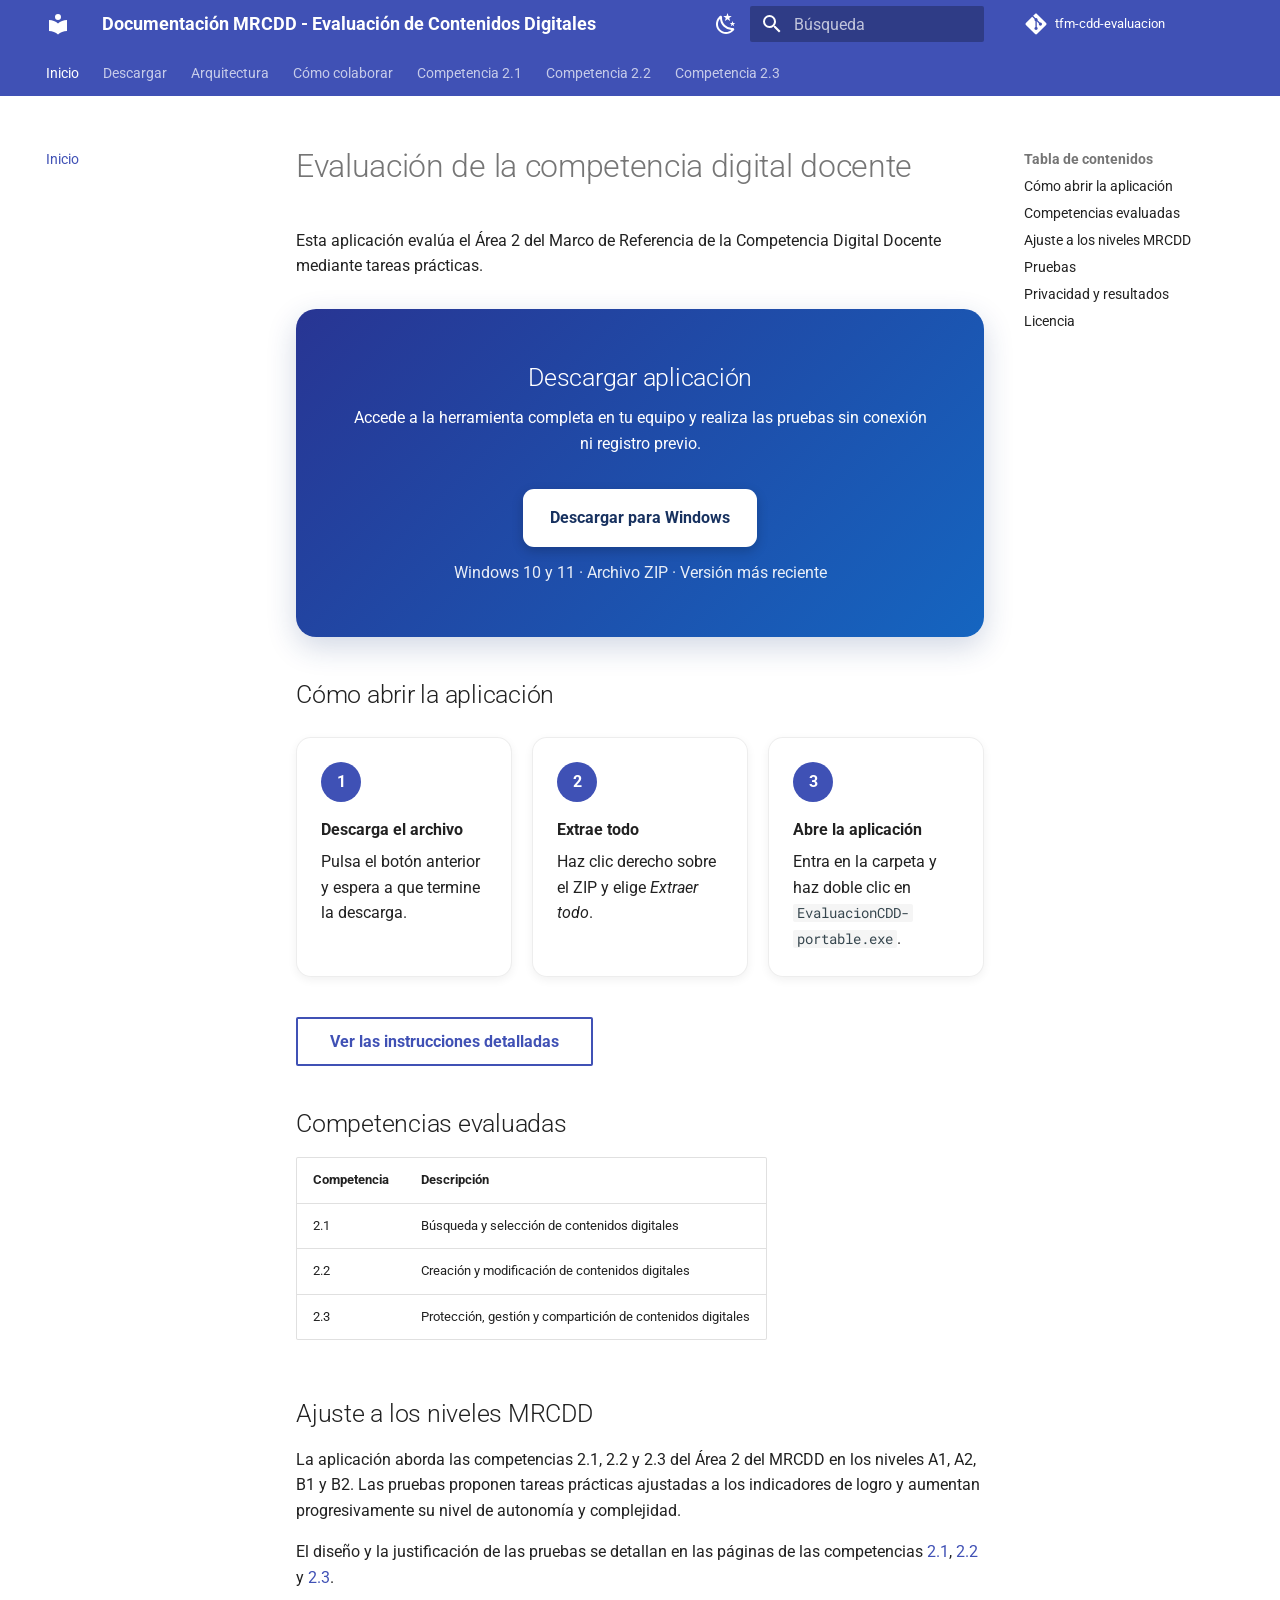
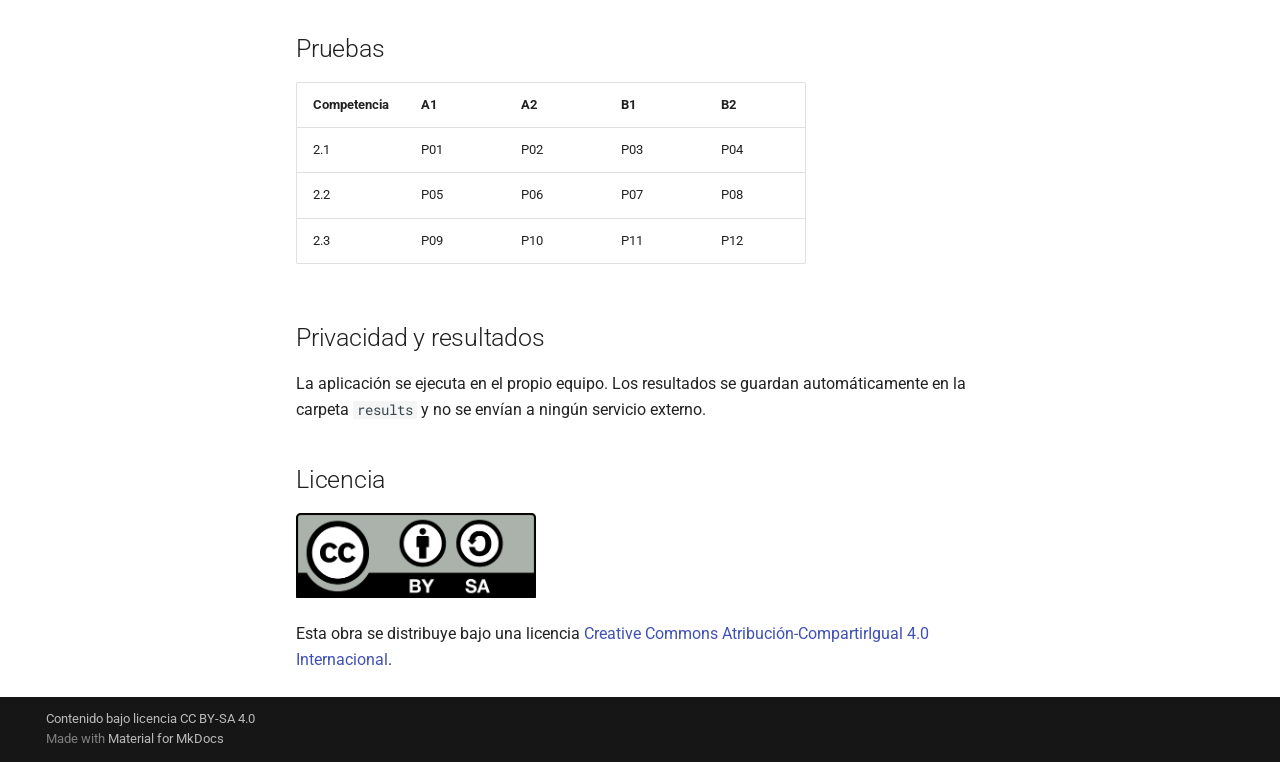
<file: index.html>
<!doctype html>
<html lang="es" class="no-js">
  <head>
    
      <meta charset="utf-8">
      <meta name="viewport" content="width=device-width,initial-scale=1">
      
        <meta name="description" content="Documentación técnica y pedagógica de la aplicación de evaluación de la competencia digital docente en el Área 2 del MRCDD.">
      
      
        <meta name="author" content="Gonzalo Vega Pérez">
      
      
        <link rel="canonical" href="https://gonvga.github.io/tfm-cdd-evaluacion/">
      
      
      
        <link rel="next" href="instalacion/">
      
      
        
      
      
      <link rel="icon" href="assets/images/favicon.png">
      <meta name="generator" content="mkdocs-1.6.1, mkdocs-material-9.7.6">
    
    
      
        <title>Documentación MRCDD - Evaluación de Contenidos Digitales</title>
      
    
    
      <link rel="stylesheet" href="assets/stylesheets/main.484c7ddc.min.css">
      
        
        <link rel="stylesheet" href="assets/stylesheets/palette.ab4e12ef.min.css">
      
      


    
    
      
    
    
      
        
        
        <link rel="preconnect" href="https://fonts.gstatic.com" crossorigin>
        <link rel="stylesheet" href="https://fonts.googleapis.com/css?family=Roboto:300,300i,400,400i,700,700i%7CRoboto+Mono:400,400i,700,700i&display=fallback">
        <style>:root{--md-text-font:"Roboto";--md-code-font:"Roboto Mono"}</style>
      
    
    
      <link rel="stylesheet" href="stylesheets/extra.css">
    
    <script>__md_scope=new URL(".",location),__md_hash=e=>[...e].reduce(((e,_)=>(e<<5)-e+_.charCodeAt(0)),0),__md_get=(e,_=localStorage,t=__md_scope)=>JSON.parse(_.getItem(t.pathname+"."+e)),__md_set=(e,_,t=localStorage,a=__md_scope)=>{try{t.setItem(a.pathname+"."+e,JSON.stringify(_))}catch(e){}}</script>
    
      

    
    
  </head>
  
  
    
    
      
    
    
    
    
    <body dir="ltr" data-md-color-scheme="default" data-md-color-primary="indigo" data-md-color-accent="blue">
  
    
    <input class="md-toggle" data-md-toggle="drawer" type="checkbox" id="__drawer" autocomplete="off">
    <input class="md-toggle" data-md-toggle="search" type="checkbox" id="__search" autocomplete="off">
    <label class="md-overlay" for="__drawer"></label>
    <div data-md-component="skip">
      
        
        <a href="#evaluacion-de-la-competencia-digital-docente" class="md-skip">
          Saltar a contenido
        </a>
      
    </div>
    <div data-md-component="announce">
      
    </div>
    
    
      

<header class="md-header" data-md-component="header">
  <nav class="md-header__inner md-grid" aria-label="Cabecera">
    <a href="." title="Documentación MRCDD - Evaluación de Contenidos Digitales" class="md-header__button md-logo" aria-label="Documentación MRCDD - Evaluación de Contenidos Digitales" data-md-component="logo">
      
  
  <svg xmlns="http://www.w3.org/2000/svg" viewBox="0 0 24 24"><path d="M12 8a3 3 0 0 0 3-3 3 3 0 0 0-3-3 3 3 0 0 0-3 3 3 3 0 0 0 3 3m0 3.54C9.64 9.35 6.5 8 3 8v11c3.5 0 6.64 1.35 9 3.54 2.36-2.19 5.5-3.54 9-3.54V8c-3.5 0-6.64 1.35-9 3.54"/></svg>

    </a>
    <label class="md-header__button md-icon" for="__drawer">
      
      <svg xmlns="http://www.w3.org/2000/svg" viewBox="0 0 24 24"><path d="M3 6h18v2H3zm0 5h18v2H3zm0 5h18v2H3z"/></svg>
    </label>
    <div class="md-header__title" data-md-component="header-title">
      <div class="md-header__ellipsis">
        <div class="md-header__topic">
          <span class="md-ellipsis">
            Documentación MRCDD - Evaluación de Contenidos Digitales
          </span>
        </div>
        <div class="md-header__topic" data-md-component="header-topic">
          <span class="md-ellipsis">
            
              Inicio
            
          </span>
        </div>
      </div>
    </div>
    
      
        <form class="md-header__option" data-md-component="palette">
  
    
    
    
    <input class="md-option" data-md-color-media="" data-md-color-scheme="default" data-md-color-primary="indigo" data-md-color-accent="blue"  aria-label="Cambiar a modo oscuro"  type="radio" name="__palette" id="__palette_0">
    
      <label class="md-header__button md-icon" title="Cambiar a modo oscuro" for="__palette_1" hidden>
        <svg xmlns="http://www.w3.org/2000/svg" viewBox="0 0 24 24"><path d="m17.75 4.09-2.53 1.94.91 3.06-2.63-1.81-2.63 1.81.91-3.06-2.53-1.94L12.44 4l1.06-3 1.06 3zm3.5 6.91-1.64 1.25.59 1.98-1.7-1.17-1.7 1.17.59-1.98L15.75 11l2.06-.05L18.5 9l.69 1.95zm-2.28 4.95c.83-.08 1.72 1.1 1.19 1.85-.32.45-.66.87-1.08 1.27C15.17 23 8.84 23 4.94 19.07c-3.91-3.9-3.91-10.24 0-14.14.4-.4.82-.76 1.27-1.08.75-.53 1.93.36 1.85 1.19-.27 2.86.69 5.83 2.89 8.02a9.96 9.96 0 0 0 8.02 2.89m-1.64 2.02a12.08 12.08 0 0 1-7.8-3.47c-2.17-2.19-3.33-5-3.49-7.82-2.81 3.14-2.7 7.96.31 10.98 3.02 3.01 7.84 3.12 10.98.31"/></svg>
      </label>
    
  
    
    
    
    <input class="md-option" data-md-color-media="" data-md-color-scheme="slate" data-md-color-primary="indigo" data-md-color-accent="blue"  aria-label="Cambiar a modo claro"  type="radio" name="__palette" id="__palette_1">
    
      <label class="md-header__button md-icon" title="Cambiar a modo claro" for="__palette_0" hidden>
        <svg xmlns="http://www.w3.org/2000/svg" viewBox="0 0 24 24"><path d="M12 7a5 5 0 0 1 5 5 5 5 0 0 1-5 5 5 5 0 0 1-5-5 5 5 0 0 1 5-5m0 2a3 3 0 0 0-3 3 3 3 0 0 0 3 3 3 3 0 0 0 3-3 3 3 0 0 0-3-3m0-7 2.39 3.42C13.65 5.15 12.84 5 12 5s-1.65.15-2.39.42zM3.34 7l4.16-.35A7.2 7.2 0 0 0 5.94 8.5c-.44.74-.69 1.5-.83 2.29zm.02 10 1.76-3.77a7.131 7.131 0 0 0 2.38 4.14zM20.65 7l-1.77 3.79a7.02 7.02 0 0 0-2.38-4.15zm-.01 10-4.14.36c.59-.51 1.12-1.14 1.54-1.86.42-.73.69-1.5.83-2.29zM12 22l-2.41-3.44c.74.27 1.55.44 2.41.44.82 0 1.63-.17 2.37-.44z"/></svg>
      </label>
    
  
</form>
      
    
    
      <script>var palette=__md_get("__palette");if(palette&&palette.color){if("(prefers-color-scheme)"===palette.color.media){var media=matchMedia("(prefers-color-scheme: light)"),input=document.querySelector(media.matches?"[data-md-color-media='(prefers-color-scheme: light)']":"[data-md-color-media='(prefers-color-scheme: dark)']");palette.color.media=input.getAttribute("data-md-color-media"),palette.color.scheme=input.getAttribute("data-md-color-scheme"),palette.color.primary=input.getAttribute("data-md-color-primary"),palette.color.accent=input.getAttribute("data-md-color-accent")}for(var[key,value]of Object.entries(palette.color))document.body.setAttribute("data-md-color-"+key,value)}</script>
    
    
    
      
      
        <label class="md-header__button md-icon" for="__search">
          
          <svg xmlns="http://www.w3.org/2000/svg" viewBox="0 0 24 24"><path d="M9.5 3A6.5 6.5 0 0 1 16 9.5c0 1.61-.59 3.09-1.56 4.23l.27.27h.79l5 5-1.5 1.5-5-5v-.79l-.27-.27A6.52 6.52 0 0 1 9.5 16 6.5 6.5 0 0 1 3 9.5 6.5 6.5 0 0 1 9.5 3m0 2C7 5 5 7 5 9.5S7 14 9.5 14 14 12 14 9.5 12 5 9.5 5"/></svg>
        </label>
        <div class="md-search" data-md-component="search" role="dialog">
  <label class="md-search__overlay" for="__search"></label>
  <div class="md-search__inner" role="search">
    <form class="md-search__form" name="search">
      <input type="text" class="md-search__input" name="query" aria-label="Búsqueda" placeholder="Búsqueda" autocapitalize="off" autocorrect="off" autocomplete="off" spellcheck="false" data-md-component="search-query" required>
      <label class="md-search__icon md-icon" for="__search">
        
        <svg xmlns="http://www.w3.org/2000/svg" viewBox="0 0 24 24"><path d="M9.5 3A6.5 6.5 0 0 1 16 9.5c0 1.61-.59 3.09-1.56 4.23l.27.27h.79l5 5-1.5 1.5-5-5v-.79l-.27-.27A6.52 6.52 0 0 1 9.5 16 6.5 6.5 0 0 1 3 9.5 6.5 6.5 0 0 1 9.5 3m0 2C7 5 5 7 5 9.5S7 14 9.5 14 14 12 14 9.5 12 5 9.5 5"/></svg>
        
        <svg xmlns="http://www.w3.org/2000/svg" viewBox="0 0 24 24"><path d="M20 11v2H8l5.5 5.5-1.42 1.42L4.16 12l7.92-7.92L13.5 5.5 8 11z"/></svg>
      </label>
      <nav class="md-search__options" aria-label="Buscar">
        
        <button type="reset" class="md-search__icon md-icon" title="Limpiar" aria-label="Limpiar" tabindex="-1">
          
          <svg xmlns="http://www.w3.org/2000/svg" viewBox="0 0 24 24"><path d="M19 6.41 17.59 5 12 10.59 6.41 5 5 6.41 10.59 12 5 17.59 6.41 19 12 13.41 17.59 19 19 17.59 13.41 12z"/></svg>
        </button>
      </nav>
      
        <div class="md-search__suggest" data-md-component="search-suggest"></div>
      
    </form>
    <div class="md-search__output">
      <div class="md-search__scrollwrap" tabindex="0" data-md-scrollfix>
        <div class="md-search-result" data-md-component="search-result">
          <div class="md-search-result__meta">
            Inicializando búsqueda
          </div>
          <ol class="md-search-result__list" role="presentation"></ol>
        </div>
      </div>
    </div>
  </div>
</div>
      
    
    
      <div class="md-header__source">
        <a href="https://github.com/gonvga/tfm-cdd-evaluacion" title="Ir al repositorio" class="md-source" data-md-component="source">
  <div class="md-source__icon md-icon">
    
    <svg xmlns="http://www.w3.org/2000/svg" viewBox="0 0 448 512"><!--! Font Awesome Free 7.1.0 by @fontawesome - https://fontawesome.com License - https://fontawesome.com/license/free (Icons: CC BY 4.0, Fonts: SIL OFL 1.1, Code: MIT License) Copyright 2025 Fonticons, Inc.--><path d="M439.6 236.1 244 40.5c-5.4-5.5-12.8-8.5-20.4-8.5s-15 3-20.4 8.4L162.5 81l51.5 51.5c27.1-9.1 52.7 16.8 43.4 43.7l49.7 49.7c34.2-11.8 61.2 31 35.5 56.7-26.5 26.5-70.2-2.9-56-37.3L240.3 199v121.9c25.3 12.5 22.3 41.8 9.1 55-6.4 6.4-15.2 10.1-24.3 10.1s-17.8-3.6-24.3-10.1c-17.6-17.6-11.1-46.9 11.2-56v-123c-20.8-8.5-24.6-30.7-18.6-45L142.6 101 8.5 235.1C3 240.6 0 247.9 0 255.5s3 15 8.5 20.4l195.6 195.7c5.4 5.4 12.7 8.4 20.4 8.4s15-3 20.4-8.4l194.7-194.7c5.4-5.4 8.4-12.8 8.4-20.4s-3-15-8.4-20.4"/></svg>
  </div>
  <div class="md-source__repository">
    tfm-cdd-evaluacion
  </div>
</a>
      </div>
    
  </nav>
  
</header>
    
    <div class="md-container" data-md-component="container">
      
      
        
          
            
<nav class="md-tabs" aria-label="Pestañas" data-md-component="tabs">
  <div class="md-grid">
    <ul class="md-tabs__list">
      
        
  
  
  
    
  
  
    <li class="md-tabs__item md-tabs__item--active">
      <a href="." class="md-tabs__link">
        
  
  
    
  
  Inicio

      </a>
    </li>
  

      
        
  
  
  
  
    <li class="md-tabs__item">
      <a href="instalacion/" class="md-tabs__link">
        
  
  
    
  
  Descargar

      </a>
    </li>
  

      
        
  
  
  
  
    <li class="md-tabs__item">
      <a href="arquitectura/" class="md-tabs__link">
        
  
  
    
  
  Arquitectura

      </a>
    </li>
  

      
        
  
  
  
  
    <li class="md-tabs__item">
      <a href="desarrollo-pruebas/" class="md-tabs__link">
        
  
  
    
  
  Cómo colaborar

      </a>
    </li>
  

      
        
  
  
  
  
    <li class="md-tabs__item">
      <a href="competencia-21/" class="md-tabs__link">
        
  
  
    
  
  Competencia 2.1

      </a>
    </li>
  

      
        
  
  
  
  
    <li class="md-tabs__item">
      <a href="competencia-22/" class="md-tabs__link">
        
  
  
    
  
  Competencia 2.2

      </a>
    </li>
  

      
        
  
  
  
  
    <li class="md-tabs__item">
      <a href="competencia-23/" class="md-tabs__link">
        
  
  
    
  
  Competencia 2.3

      </a>
    </li>
  

      
    </ul>
  </div>
</nav>
          
        
      
      <main class="md-main" data-md-component="main">
        <div class="md-main__inner md-grid">
          
            
              
              <div class="md-sidebar md-sidebar--primary" data-md-component="sidebar" data-md-type="navigation" >
                <div class="md-sidebar__scrollwrap">
                  <div class="md-sidebar__inner">
                    


  


<nav class="md-nav md-nav--primary md-nav--lifted" aria-label="Navegación" data-md-level="0">
  <label class="md-nav__title" for="__drawer">
    <a href="." title="Documentación MRCDD - Evaluación de Contenidos Digitales" class="md-nav__button md-logo" aria-label="Documentación MRCDD - Evaluación de Contenidos Digitales" data-md-component="logo">
      
  
  <svg xmlns="http://www.w3.org/2000/svg" viewBox="0 0 24 24"><path d="M12 8a3 3 0 0 0 3-3 3 3 0 0 0-3-3 3 3 0 0 0-3 3 3 3 0 0 0 3 3m0 3.54C9.64 9.35 6.5 8 3 8v11c3.5 0 6.64 1.35 9 3.54 2.36-2.19 5.5-3.54 9-3.54V8c-3.5 0-6.64 1.35-9 3.54"/></svg>

    </a>
    Documentación MRCDD - Evaluación de Contenidos Digitales
  </label>
  
    <div class="md-nav__source">
      <a href="https://github.com/gonvga/tfm-cdd-evaluacion" title="Ir al repositorio" class="md-source" data-md-component="source">
  <div class="md-source__icon md-icon">
    
    <svg xmlns="http://www.w3.org/2000/svg" viewBox="0 0 448 512"><!--! Font Awesome Free 7.1.0 by @fontawesome - https://fontawesome.com License - https://fontawesome.com/license/free (Icons: CC BY 4.0, Fonts: SIL OFL 1.1, Code: MIT License) Copyright 2025 Fonticons, Inc.--><path d="M439.6 236.1 244 40.5c-5.4-5.5-12.8-8.5-20.4-8.5s-15 3-20.4 8.4L162.5 81l51.5 51.5c27.1-9.1 52.7 16.8 43.4 43.7l49.7 49.7c34.2-11.8 61.2 31 35.5 56.7-26.5 26.5-70.2-2.9-56-37.3L240.3 199v121.9c25.3 12.5 22.3 41.8 9.1 55-6.4 6.4-15.2 10.1-24.3 10.1s-17.8-3.6-24.3-10.1c-17.6-17.6-11.1-46.9 11.2-56v-123c-20.8-8.5-24.6-30.7-18.6-45L142.6 101 8.5 235.1C3 240.6 0 247.9 0 255.5s3 15 8.5 20.4l195.6 195.7c5.4 5.4 12.7 8.4 20.4 8.4s15-3 20.4-8.4l194.7-194.7c5.4-5.4 8.4-12.8 8.4-20.4s-3-15-8.4-20.4"/></svg>
  </div>
  <div class="md-source__repository">
    tfm-cdd-evaluacion
  </div>
</a>
    </div>
  
  <ul class="md-nav__list" data-md-scrollfix>
    
      
      
  
  
    
  
  
  
    <li class="md-nav__item md-nav__item--active">
      
      <input class="md-nav__toggle md-toggle" type="checkbox" id="__toc">
      
      
        
      
      
        <label class="md-nav__link md-nav__link--active" for="__toc">
          
  
  
  <span class="md-ellipsis">
    
  
    Inicio
  

    
  </span>
  
  

          <span class="md-nav__icon md-icon"></span>
        </label>
      
      <a href="." class="md-nav__link md-nav__link--active">
        
  
  
  <span class="md-ellipsis">
    
  
    Inicio
  

    
  </span>
  
  

      </a>
      
        

<nav class="md-nav md-nav--secondary" aria-label="Tabla de contenidos">
  
  
  
    
  
  
    <label class="md-nav__title" for="__toc">
      <span class="md-nav__icon md-icon"></span>
      Tabla de contenidos
    </label>
    <ul class="md-nav__list" data-md-component="toc" data-md-scrollfix>
      
        <li class="md-nav__item">
  <a href="#como-abrir-la-aplicacion" class="md-nav__link">
    <span class="md-ellipsis">
      
        Cómo abrir la aplicación
      
    </span>
  </a>
  
</li>
      
        <li class="md-nav__item">
  <a href="#competencias-evaluadas" class="md-nav__link">
    <span class="md-ellipsis">
      
        Competencias evaluadas
      
    </span>
  </a>
  
</li>
      
        <li class="md-nav__item">
  <a href="#ajuste-a-los-niveles-mrcdd" class="md-nav__link">
    <span class="md-ellipsis">
      
        Ajuste a los niveles MRCDD
      
    </span>
  </a>
  
</li>
      
        <li class="md-nav__item">
  <a href="#pruebas" class="md-nav__link">
    <span class="md-ellipsis">
      
        Pruebas
      
    </span>
  </a>
  
</li>
      
        <li class="md-nav__item">
  <a href="#privacidad-y-resultados" class="md-nav__link">
    <span class="md-ellipsis">
      
        Privacidad y resultados
      
    </span>
  </a>
  
</li>
      
        <li class="md-nav__item">
  <a href="#licencia" class="md-nav__link">
    <span class="md-ellipsis">
      
        Licencia
      
    </span>
  </a>
  
</li>
      
    </ul>
  
</nav>
      
    </li>
  

    
      
      
  
  
  
  
    <li class="md-nav__item">
      <a href="instalacion/" class="md-nav__link">
        
  
  
  <span class="md-ellipsis">
    
  
    Descargar
  

    
  </span>
  
  

      </a>
    </li>
  

    
      
      
  
  
  
  
    <li class="md-nav__item">
      <a href="arquitectura/" class="md-nav__link">
        
  
  
  <span class="md-ellipsis">
    
  
    Arquitectura
  

    
  </span>
  
  

      </a>
    </li>
  

    
      
      
  
  
  
  
    <li class="md-nav__item">
      <a href="desarrollo-pruebas/" class="md-nav__link">
        
  
  
  <span class="md-ellipsis">
    
  
    Cómo colaborar
  

    
  </span>
  
  

      </a>
    </li>
  

    
      
      
  
  
  
  
    <li class="md-nav__item">
      <a href="competencia-21/" class="md-nav__link">
        
  
  
  <span class="md-ellipsis">
    
  
    Competencia 2.1
  

    
  </span>
  
  

      </a>
    </li>
  

    
      
      
  
  
  
  
    <li class="md-nav__item">
      <a href="competencia-22/" class="md-nav__link">
        
  
  
  <span class="md-ellipsis">
    
  
    Competencia 2.2
  

    
  </span>
  
  

      </a>
    </li>
  

    
      
      
  
  
  
  
    <li class="md-nav__item">
      <a href="competencia-23/" class="md-nav__link">
        
  
  
  <span class="md-ellipsis">
    
  
    Competencia 2.3
  

    
  </span>
  
  

      </a>
    </li>
  

    
  </ul>
</nav>
                  </div>
                </div>
              </div>
            
            
              
              <div class="md-sidebar md-sidebar--secondary" data-md-component="sidebar" data-md-type="toc" >
                <div class="md-sidebar__scrollwrap">
                  <div class="md-sidebar__inner">
                    

<nav class="md-nav md-nav--secondary" aria-label="Tabla de contenidos">
  
  
  
    
  
  
    <label class="md-nav__title" for="__toc">
      <span class="md-nav__icon md-icon"></span>
      Tabla de contenidos
    </label>
    <ul class="md-nav__list" data-md-component="toc" data-md-scrollfix>
      
        <li class="md-nav__item">
  <a href="#como-abrir-la-aplicacion" class="md-nav__link">
    <span class="md-ellipsis">
      
        Cómo abrir la aplicación
      
    </span>
  </a>
  
</li>
      
        <li class="md-nav__item">
  <a href="#competencias-evaluadas" class="md-nav__link">
    <span class="md-ellipsis">
      
        Competencias evaluadas
      
    </span>
  </a>
  
</li>
      
        <li class="md-nav__item">
  <a href="#ajuste-a-los-niveles-mrcdd" class="md-nav__link">
    <span class="md-ellipsis">
      
        Ajuste a los niveles MRCDD
      
    </span>
  </a>
  
</li>
      
        <li class="md-nav__item">
  <a href="#pruebas" class="md-nav__link">
    <span class="md-ellipsis">
      
        Pruebas
      
    </span>
  </a>
  
</li>
      
        <li class="md-nav__item">
  <a href="#privacidad-y-resultados" class="md-nav__link">
    <span class="md-ellipsis">
      
        Privacidad y resultados
      
    </span>
  </a>
  
</li>
      
        <li class="md-nav__item">
  <a href="#licencia" class="md-nav__link">
    <span class="md-ellipsis">
      
        Licencia
      
    </span>
  </a>
  
</li>
      
    </ul>
  
</nav>
                  </div>
                </div>
              </div>
            
          
          
            <div class="md-content" data-md-component="content">
              
              <article class="md-content__inner md-typeset">
                
                  


  
  


<h1 id="evaluacion-de-la-competencia-digital-docente">Evaluación de la competencia digital docente<a class="headerlink" href="#evaluacion-de-la-competencia-digital-docente" title="Permanent link">&para;</a></h1>
<p>Esta aplicación evalúa el Área 2 del Marco de Referencia de la Competencia Digital Docente mediante tareas prácticas.</p>
<div class="download-hero">
  <h2>Descargar aplicación</h2>
  <p>Accede a la herramienta completa en tu equipo y realiza las pruebas sin conexión ni registro previo.</p>
  <a class="download-button" href="https://github.com/gonvga/tfm-cdd-evaluacion/releases/latest/download/EvaluacionCDD-portable-windows.zip">
    Descargar para Windows
  </a>
  <span class="download-meta">Windows 10 y 11 · Archivo ZIP · Versión más reciente</span>
</div>

<h2 id="como-abrir-la-aplicacion">Cómo abrir la aplicación<a class="headerlink" href="#como-abrir-la-aplicacion" title="Permanent link">&para;</a></h2>
<div class="simple-steps">
  <div class="simple-step">
    <strong>Descarga el archivo</strong>
    Pulsa el botón anterior y espera a que termine la descarga.
  </div>
  <div class="simple-step">
    <strong>Extrae todo</strong>
    Haz clic derecho sobre el ZIP y elige <em>Extraer todo</em>.
  </div>
  <div class="simple-step">
    <strong>Abre la aplicación</strong>
    Entra en la carpeta y haz doble clic en <code>EvaluacionCDD-portable.exe</code>.
  </div>
</div>

<p><a class="md-button" href="instalacion/">Ver las instrucciones detalladas</a></p>
<h2 id="competencias-evaluadas">Competencias evaluadas<a class="headerlink" href="#competencias-evaluadas" title="Permanent link">&para;</a></h2>
<table>
<thead>
<tr>
<th>Competencia</th>
<th>Descripción</th>
</tr>
</thead>
<tbody>
<tr>
<td>2.1</td>
<td>Búsqueda y selección de contenidos digitales</td>
</tr>
<tr>
<td>2.2</td>
<td>Creación y modificación de contenidos digitales</td>
</tr>
<tr>
<td>2.3</td>
<td>Protección, gestión y compartición de contenidos digitales</td>
</tr>
</tbody>
</table>
<h2 id="ajuste-a-los-niveles-mrcdd">Ajuste a los niveles MRCDD<a class="headerlink" href="#ajuste-a-los-niveles-mrcdd" title="Permanent link">&para;</a></h2>
<p>La aplicación aborda las competencias 2.1, 2.2 y 2.3 del Área 2 del MRCDD en los niveles A1, A2, B1 y B2. Las pruebas proponen tareas prácticas ajustadas a los indicadores de logro y aumentan progresivamente su nivel de autonomía y complejidad.</p>
<p>El diseño y la justificación de las pruebas se detallan en las páginas de las competencias <a href="competencia-21/">2.1</a>, <a href="competencia-22/">2.2</a> y <a href="competencia-23/">2.3</a>.</p>
<h2 id="pruebas">Pruebas<a class="headerlink" href="#pruebas" title="Permanent link">&para;</a></h2>
<table>
<thead>
<tr>
<th>Competencia</th>
<th>A1</th>
<th>A2</th>
<th>B1</th>
<th>B2</th>
</tr>
</thead>
<tbody>
<tr>
<td>2.1</td>
<td>P01</td>
<td>P02</td>
<td>P03</td>
<td>P04</td>
</tr>
<tr>
<td>2.2</td>
<td>P05</td>
<td>P06</td>
<td>P07</td>
<td>P08</td>
</tr>
<tr>
<td>2.3</td>
<td>P09</td>
<td>P10</td>
<td>P11</td>
<td>P12</td>
</tr>
</tbody>
</table>
<h2 id="privacidad-y-resultados">Privacidad y resultados<a class="headerlink" href="#privacidad-y-resultados" title="Permanent link">&para;</a></h2>
<p>La aplicación se ejecuta en el propio equipo. Los resultados se guardan automáticamente en la carpeta <code>results</code> y no se envían a ningún servicio externo.</p>
<h2 id="licencia">Licencia<a class="headerlink" href="#licencia" title="Permanent link">&para;</a></h2>
<p><a href="https://creativecommons.org/licenses/by-sa/4.0/deed.es"><img alt="Licencia Creative Commons Atribución-CompartirIgual 4.0" class="license-badge" src="images/licencia_cc_by_sa.png" /></a></p>
<p>Esta obra se distribuye bajo una licencia <a href="https://creativecommons.org/licenses/by-sa/4.0/deed.es">Creative Commons Atribución-CompartirIgual 4.0 Internacional</a>.</p>












                
              </article>
            </div>
          
          
<script>var target=document.getElementById(location.hash.slice(1));target&&target.name&&(target.checked=target.name.startsWith("__tabbed_"))</script>
        </div>
        
          <button type="button" class="md-top md-icon" data-md-component="top" hidden>
  
  <svg xmlns="http://www.w3.org/2000/svg" viewBox="0 0 24 24"><path d="M13 20h-2V8l-5.5 5.5-1.42-1.42L12 4.16l7.92 7.92-1.42 1.42L13 8z"/></svg>
  Volver al principio
</button>
        
      </main>
      
        <footer class="md-footer">
  
  <div class="md-footer-meta md-typeset">
    <div class="md-footer-meta__inner md-grid">
      <div class="md-copyright">
  
    <div class="md-copyright__highlight">
      Contenido bajo licencia <a href="https://creativecommons.org/licenses/by-sa/4.0/deed.es">CC BY-SA 4.0</a>
    </div>
  
  
    Made with
    <a href="https://squidfunk.github.io/mkdocs-material/" target="_blank" rel="noopener">
      Material for MkDocs
    </a>
  
</div>
      
    </div>
  </div>
</footer>
      
    </div>
    <div class="md-dialog" data-md-component="dialog">
      <div class="md-dialog__inner md-typeset"></div>
    </div>
    
    
    
      
      
      <script id="__config" type="application/json">{"annotate": null, "base": ".", "features": ["navigation.tabs", "navigation.sections", "navigation.top", "toc.follow", "search.highlight", "search.suggest", "content.code.copy"], "search": "assets/javascripts/workers/search.2c215733.min.js", "tags": null, "translations": {"clipboard.copied": "Copiado al portapapeles", "clipboard.copy": "Copiar al portapapeles", "search.result.more.one": "1 m\u00e1s en esta p\u00e1gina", "search.result.more.other": "# m\u00e1s en esta p\u00e1gina", "search.result.none": "No se encontraron documentos", "search.result.one": "1 documento encontrado", "search.result.other": "# documentos encontrados", "search.result.placeholder": "Teclee para comenzar b\u00fasqueda", "search.result.term.missing": "Falta", "select.version": "Seleccionar versi\u00f3n"}, "version": null}</script>
    
    
      <script src="assets/javascripts/bundle.79ae519e.min.js"></script>
      
    
  </body>
</html>
</file>
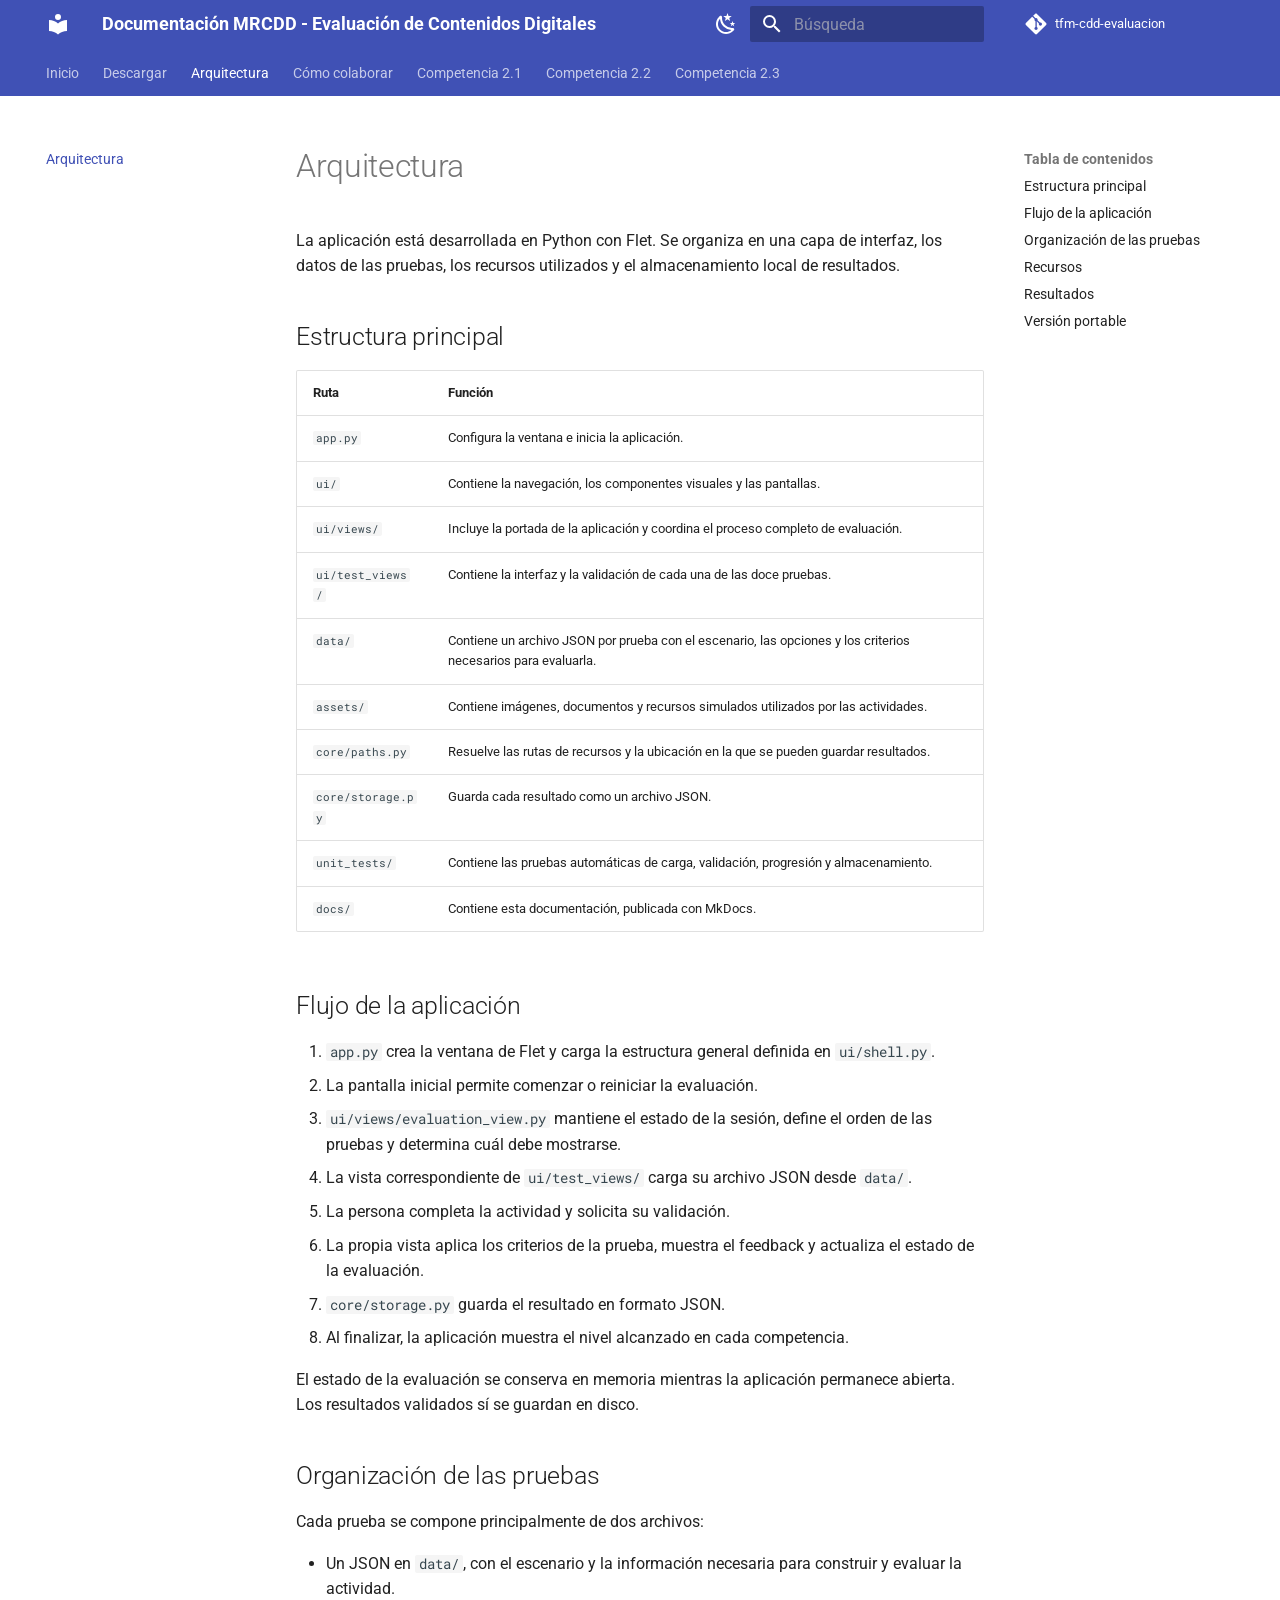
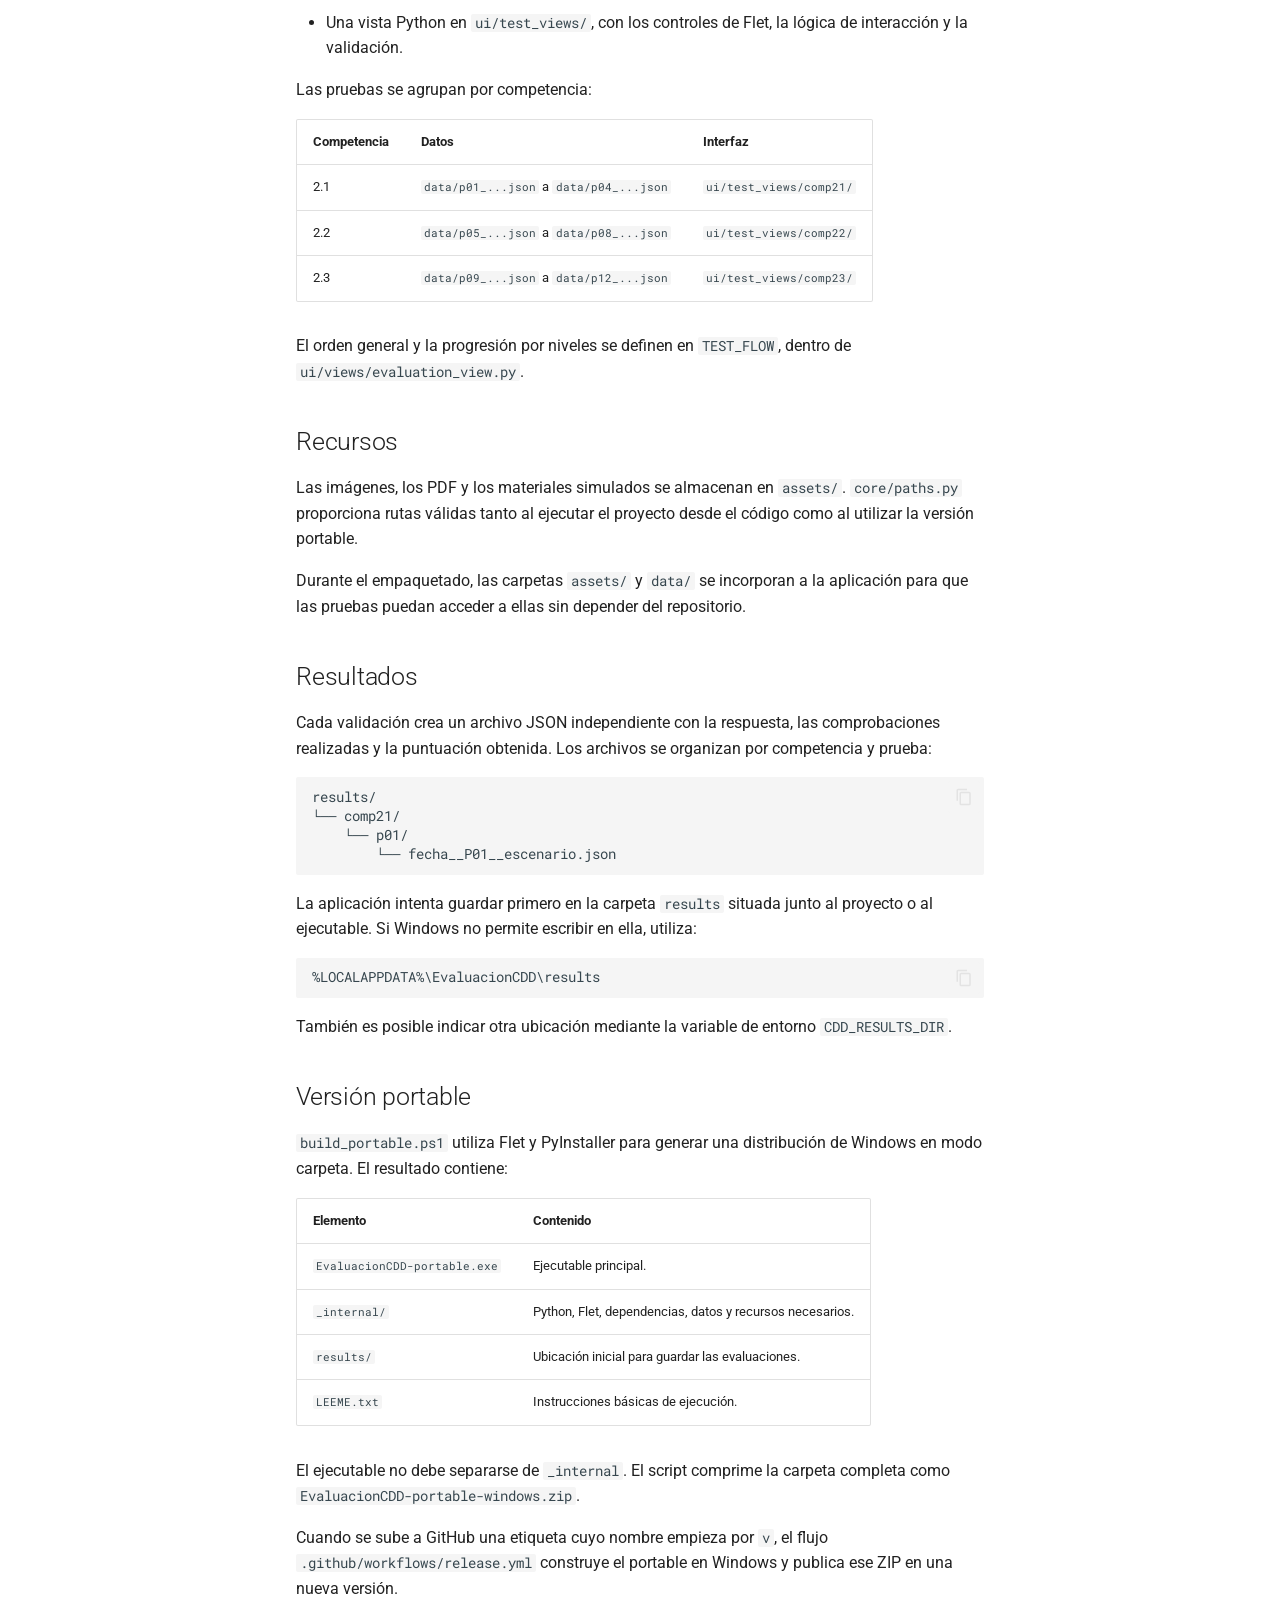
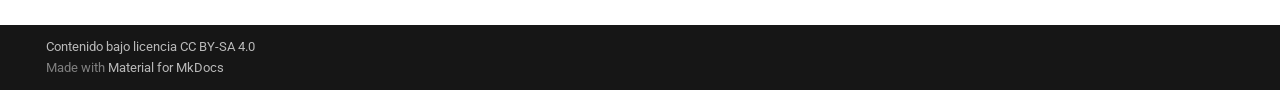
<file: arquitectura/index.html>
<!doctype html>
<html lang="es" class="no-js">
  <head>
    
      <meta charset="utf-8">
      <meta name="viewport" content="width=device-width,initial-scale=1">
      
        <meta name="description" content="Documentación técnica y pedagógica de la aplicación de evaluación de la competencia digital docente en el Área 2 del MRCDD.">
      
      
        <meta name="author" content="Gonzalo Vega Pérez">
      
      
        <link rel="canonical" href="https://gonvga.github.io/tfm-cdd-evaluacion/arquitectura/">
      
      
        <link rel="prev" href="../instalacion/">
      
      
        <link rel="next" href="../desarrollo-pruebas/">
      
      
        
      
      
      <link rel="icon" href="../assets/images/favicon.png">
      <meta name="generator" content="mkdocs-1.6.1, mkdocs-material-9.7.6">
    
    
      
        <title>Arquitectura - Documentación MRCDD - Evaluación de Contenidos Digitales</title>
      
    
    
      <link rel="stylesheet" href="../assets/stylesheets/main.484c7ddc.min.css">
      
        
        <link rel="stylesheet" href="../assets/stylesheets/palette.ab4e12ef.min.css">
      
      


    
    
      
    
    
      
        
        
        <link rel="preconnect" href="https://fonts.gstatic.com" crossorigin>
        <link rel="stylesheet" href="https://fonts.googleapis.com/css?family=Roboto:300,300i,400,400i,700,700i%7CRoboto+Mono:400,400i,700,700i&display=fallback">
        <style>:root{--md-text-font:"Roboto";--md-code-font:"Roboto Mono"}</style>
      
    
    
      <link rel="stylesheet" href="../stylesheets/extra.css">
    
    <script>__md_scope=new URL("..",location),__md_hash=e=>[...e].reduce(((e,_)=>(e<<5)-e+_.charCodeAt(0)),0),__md_get=(e,_=localStorage,t=__md_scope)=>JSON.parse(_.getItem(t.pathname+"."+e)),__md_set=(e,_,t=localStorage,a=__md_scope)=>{try{t.setItem(a.pathname+"."+e,JSON.stringify(_))}catch(e){}}</script>
    
      

    
    
  </head>
  
  
    
    
      
    
    
    
    
    <body dir="ltr" data-md-color-scheme="default" data-md-color-primary="indigo" data-md-color-accent="blue">
  
    
    <input class="md-toggle" data-md-toggle="drawer" type="checkbox" id="__drawer" autocomplete="off">
    <input class="md-toggle" data-md-toggle="search" type="checkbox" id="__search" autocomplete="off">
    <label class="md-overlay" for="__drawer"></label>
    <div data-md-component="skip">
      
        
        <a href="#arquitectura" class="md-skip">
          Saltar a contenido
        </a>
      
    </div>
    <div data-md-component="announce">
      
    </div>
    
    
      

<header class="md-header" data-md-component="header">
  <nav class="md-header__inner md-grid" aria-label="Cabecera">
    <a href=".." title="Documentación MRCDD - Evaluación de Contenidos Digitales" class="md-header__button md-logo" aria-label="Documentación MRCDD - Evaluación de Contenidos Digitales" data-md-component="logo">
      
  
  <svg xmlns="http://www.w3.org/2000/svg" viewBox="0 0 24 24"><path d="M12 8a3 3 0 0 0 3-3 3 3 0 0 0-3-3 3 3 0 0 0-3 3 3 3 0 0 0 3 3m0 3.54C9.64 9.35 6.5 8 3 8v11c3.5 0 6.64 1.35 9 3.54 2.36-2.19 5.5-3.54 9-3.54V8c-3.5 0-6.64 1.35-9 3.54"/></svg>

    </a>
    <label class="md-header__button md-icon" for="__drawer">
      
      <svg xmlns="http://www.w3.org/2000/svg" viewBox="0 0 24 24"><path d="M3 6h18v2H3zm0 5h18v2H3zm0 5h18v2H3z"/></svg>
    </label>
    <div class="md-header__title" data-md-component="header-title">
      <div class="md-header__ellipsis">
        <div class="md-header__topic">
          <span class="md-ellipsis">
            Documentación MRCDD - Evaluación de Contenidos Digitales
          </span>
        </div>
        <div class="md-header__topic" data-md-component="header-topic">
          <span class="md-ellipsis">
            
              Arquitectura
            
          </span>
        </div>
      </div>
    </div>
    
      
        <form class="md-header__option" data-md-component="palette">
  
    
    
    
    <input class="md-option" data-md-color-media="" data-md-color-scheme="default" data-md-color-primary="indigo" data-md-color-accent="blue"  aria-label="Cambiar a modo oscuro"  type="radio" name="__palette" id="__palette_0">
    
      <label class="md-header__button md-icon" title="Cambiar a modo oscuro" for="__palette_1" hidden>
        <svg xmlns="http://www.w3.org/2000/svg" viewBox="0 0 24 24"><path d="m17.75 4.09-2.53 1.94.91 3.06-2.63-1.81-2.63 1.81.91-3.06-2.53-1.94L12.44 4l1.06-3 1.06 3zm3.5 6.91-1.64 1.25.59 1.98-1.7-1.17-1.7 1.17.59-1.98L15.75 11l2.06-.05L18.5 9l.69 1.95zm-2.28 4.95c.83-.08 1.72 1.1 1.19 1.85-.32.45-.66.87-1.08 1.27C15.17 23 8.84 23 4.94 19.07c-3.91-3.9-3.91-10.24 0-14.14.4-.4.82-.76 1.27-1.08.75-.53 1.93.36 1.85 1.19-.27 2.86.69 5.83 2.89 8.02a9.96 9.96 0 0 0 8.02 2.89m-1.64 2.02a12.08 12.08 0 0 1-7.8-3.47c-2.17-2.19-3.33-5-3.49-7.82-2.81 3.14-2.7 7.96.31 10.98 3.02 3.01 7.84 3.12 10.98.31"/></svg>
      </label>
    
  
    
    
    
    <input class="md-option" data-md-color-media="" data-md-color-scheme="slate" data-md-color-primary="indigo" data-md-color-accent="blue"  aria-label="Cambiar a modo claro"  type="radio" name="__palette" id="__palette_1">
    
      <label class="md-header__button md-icon" title="Cambiar a modo claro" for="__palette_0" hidden>
        <svg xmlns="http://www.w3.org/2000/svg" viewBox="0 0 24 24"><path d="M12 7a5 5 0 0 1 5 5 5 5 0 0 1-5 5 5 5 0 0 1-5-5 5 5 0 0 1 5-5m0 2a3 3 0 0 0-3 3 3 3 0 0 0 3 3 3 3 0 0 0 3-3 3 3 0 0 0-3-3m0-7 2.39 3.42C13.65 5.15 12.84 5 12 5s-1.65.15-2.39.42zM3.34 7l4.16-.35A7.2 7.2 0 0 0 5.94 8.5c-.44.74-.69 1.5-.83 2.29zm.02 10 1.76-3.77a7.131 7.131 0 0 0 2.38 4.14zM20.65 7l-1.77 3.79a7.02 7.02 0 0 0-2.38-4.15zm-.01 10-4.14.36c.59-.51 1.12-1.14 1.54-1.86.42-.73.69-1.5.83-2.29zM12 22l-2.41-3.44c.74.27 1.55.44 2.41.44.82 0 1.63-.17 2.37-.44z"/></svg>
      </label>
    
  
</form>
      
    
    
      <script>var palette=__md_get("__palette");if(palette&&palette.color){if("(prefers-color-scheme)"===palette.color.media){var media=matchMedia("(prefers-color-scheme: light)"),input=document.querySelector(media.matches?"[data-md-color-media='(prefers-color-scheme: light)']":"[data-md-color-media='(prefers-color-scheme: dark)']");palette.color.media=input.getAttribute("data-md-color-media"),palette.color.scheme=input.getAttribute("data-md-color-scheme"),palette.color.primary=input.getAttribute("data-md-color-primary"),palette.color.accent=input.getAttribute("data-md-color-accent")}for(var[key,value]of Object.entries(palette.color))document.body.setAttribute("data-md-color-"+key,value)}</script>
    
    
    
      
      
        <label class="md-header__button md-icon" for="__search">
          
          <svg xmlns="http://www.w3.org/2000/svg" viewBox="0 0 24 24"><path d="M9.5 3A6.5 6.5 0 0 1 16 9.5c0 1.61-.59 3.09-1.56 4.23l.27.27h.79l5 5-1.5 1.5-5-5v-.79l-.27-.27A6.52 6.52 0 0 1 9.5 16 6.5 6.5 0 0 1 3 9.5 6.5 6.5 0 0 1 9.5 3m0 2C7 5 5 7 5 9.5S7 14 9.5 14 14 12 14 9.5 12 5 9.5 5"/></svg>
        </label>
        <div class="md-search" data-md-component="search" role="dialog">
  <label class="md-search__overlay" for="__search"></label>
  <div class="md-search__inner" role="search">
    <form class="md-search__form" name="search">
      <input type="text" class="md-search__input" name="query" aria-label="Búsqueda" placeholder="Búsqueda" autocapitalize="off" autocorrect="off" autocomplete="off" spellcheck="false" data-md-component="search-query" required>
      <label class="md-search__icon md-icon" for="__search">
        
        <svg xmlns="http://www.w3.org/2000/svg" viewBox="0 0 24 24"><path d="M9.5 3A6.5 6.5 0 0 1 16 9.5c0 1.61-.59 3.09-1.56 4.23l.27.27h.79l5 5-1.5 1.5-5-5v-.79l-.27-.27A6.52 6.52 0 0 1 9.5 16 6.5 6.5 0 0 1 3 9.5 6.5 6.5 0 0 1 9.5 3m0 2C7 5 5 7 5 9.5S7 14 9.5 14 14 12 14 9.5 12 5 9.5 5"/></svg>
        
        <svg xmlns="http://www.w3.org/2000/svg" viewBox="0 0 24 24"><path d="M20 11v2H8l5.5 5.5-1.42 1.42L4.16 12l7.92-7.92L13.5 5.5 8 11z"/></svg>
      </label>
      <nav class="md-search__options" aria-label="Buscar">
        
        <button type="reset" class="md-search__icon md-icon" title="Limpiar" aria-label="Limpiar" tabindex="-1">
          
          <svg xmlns="http://www.w3.org/2000/svg" viewBox="0 0 24 24"><path d="M19 6.41 17.59 5 12 10.59 6.41 5 5 6.41 10.59 12 5 17.59 6.41 19 12 13.41 17.59 19 19 17.59 13.41 12z"/></svg>
        </button>
      </nav>
      
        <div class="md-search__suggest" data-md-component="search-suggest"></div>
      
    </form>
    <div class="md-search__output">
      <div class="md-search__scrollwrap" tabindex="0" data-md-scrollfix>
        <div class="md-search-result" data-md-component="search-result">
          <div class="md-search-result__meta">
            Inicializando búsqueda
          </div>
          <ol class="md-search-result__list" role="presentation"></ol>
        </div>
      </div>
    </div>
  </div>
</div>
      
    
    
      <div class="md-header__source">
        <a href="https://github.com/gonvga/tfm-cdd-evaluacion" title="Ir al repositorio" class="md-source" data-md-component="source">
  <div class="md-source__icon md-icon">
    
    <svg xmlns="http://www.w3.org/2000/svg" viewBox="0 0 448 512"><!--! Font Awesome Free 7.1.0 by @fontawesome - https://fontawesome.com License - https://fontawesome.com/license/free (Icons: CC BY 4.0, Fonts: SIL OFL 1.1, Code: MIT License) Copyright 2025 Fonticons, Inc.--><path d="M439.6 236.1 244 40.5c-5.4-5.5-12.8-8.5-20.4-8.5s-15 3-20.4 8.4L162.5 81l51.5 51.5c27.1-9.1 52.7 16.8 43.4 43.7l49.7 49.7c34.2-11.8 61.2 31 35.5 56.7-26.5 26.5-70.2-2.9-56-37.3L240.3 199v121.9c25.3 12.5 22.3 41.8 9.1 55-6.4 6.4-15.2 10.1-24.3 10.1s-17.8-3.6-24.3-10.1c-17.6-17.6-11.1-46.9 11.2-56v-123c-20.8-8.5-24.6-30.7-18.6-45L142.6 101 8.5 235.1C3 240.6 0 247.9 0 255.5s3 15 8.5 20.4l195.6 195.7c5.4 5.4 12.7 8.4 20.4 8.4s15-3 20.4-8.4l194.7-194.7c5.4-5.4 8.4-12.8 8.4-20.4s-3-15-8.4-20.4"/></svg>
  </div>
  <div class="md-source__repository">
    tfm-cdd-evaluacion
  </div>
</a>
      </div>
    
  </nav>
  
</header>
    
    <div class="md-container" data-md-component="container">
      
      
        
          
            
<nav class="md-tabs" aria-label="Pestañas" data-md-component="tabs">
  <div class="md-grid">
    <ul class="md-tabs__list">
      
        
  
  
  
  
    <li class="md-tabs__item">
      <a href=".." class="md-tabs__link">
        
  
  
    
  
  Inicio

      </a>
    </li>
  

      
        
  
  
  
  
    <li class="md-tabs__item">
      <a href="../instalacion/" class="md-tabs__link">
        
  
  
    
  
  Descargar

      </a>
    </li>
  

      
        
  
  
  
    
  
  
    <li class="md-tabs__item md-tabs__item--active">
      <a href="./" class="md-tabs__link">
        
  
  
    
  
  Arquitectura

      </a>
    </li>
  

      
        
  
  
  
  
    <li class="md-tabs__item">
      <a href="../desarrollo-pruebas/" class="md-tabs__link">
        
  
  
    
  
  Cómo colaborar

      </a>
    </li>
  

      
        
  
  
  
  
    <li class="md-tabs__item">
      <a href="../competencia-21/" class="md-tabs__link">
        
  
  
    
  
  Competencia 2.1

      </a>
    </li>
  

      
        
  
  
  
  
    <li class="md-tabs__item">
      <a href="../competencia-22/" class="md-tabs__link">
        
  
  
    
  
  Competencia 2.2

      </a>
    </li>
  

      
        
  
  
  
  
    <li class="md-tabs__item">
      <a href="../competencia-23/" class="md-tabs__link">
        
  
  
    
  
  Competencia 2.3

      </a>
    </li>
  

      
    </ul>
  </div>
</nav>
          
        
      
      <main class="md-main" data-md-component="main">
        <div class="md-main__inner md-grid">
          
            
              
              <div class="md-sidebar md-sidebar--primary" data-md-component="sidebar" data-md-type="navigation" >
                <div class="md-sidebar__scrollwrap">
                  <div class="md-sidebar__inner">
                    


  


<nav class="md-nav md-nav--primary md-nav--lifted" aria-label="Navegación" data-md-level="0">
  <label class="md-nav__title" for="__drawer">
    <a href=".." title="Documentación MRCDD - Evaluación de Contenidos Digitales" class="md-nav__button md-logo" aria-label="Documentación MRCDD - Evaluación de Contenidos Digitales" data-md-component="logo">
      
  
  <svg xmlns="http://www.w3.org/2000/svg" viewBox="0 0 24 24"><path d="M12 8a3 3 0 0 0 3-3 3 3 0 0 0-3-3 3 3 0 0 0-3 3 3 3 0 0 0 3 3m0 3.54C9.64 9.35 6.5 8 3 8v11c3.5 0 6.64 1.35 9 3.54 2.36-2.19 5.5-3.54 9-3.54V8c-3.5 0-6.64 1.35-9 3.54"/></svg>

    </a>
    Documentación MRCDD - Evaluación de Contenidos Digitales
  </label>
  
    <div class="md-nav__source">
      <a href="https://github.com/gonvga/tfm-cdd-evaluacion" title="Ir al repositorio" class="md-source" data-md-component="source">
  <div class="md-source__icon md-icon">
    
    <svg xmlns="http://www.w3.org/2000/svg" viewBox="0 0 448 512"><!--! Font Awesome Free 7.1.0 by @fontawesome - https://fontawesome.com License - https://fontawesome.com/license/free (Icons: CC BY 4.0, Fonts: SIL OFL 1.1, Code: MIT License) Copyright 2025 Fonticons, Inc.--><path d="M439.6 236.1 244 40.5c-5.4-5.5-12.8-8.5-20.4-8.5s-15 3-20.4 8.4L162.5 81l51.5 51.5c27.1-9.1 52.7 16.8 43.4 43.7l49.7 49.7c34.2-11.8 61.2 31 35.5 56.7-26.5 26.5-70.2-2.9-56-37.3L240.3 199v121.9c25.3 12.5 22.3 41.8 9.1 55-6.4 6.4-15.2 10.1-24.3 10.1s-17.8-3.6-24.3-10.1c-17.6-17.6-11.1-46.9 11.2-56v-123c-20.8-8.5-24.6-30.7-18.6-45L142.6 101 8.5 235.1C3 240.6 0 247.9 0 255.5s3 15 8.5 20.4l195.6 195.7c5.4 5.4 12.7 8.4 20.4 8.4s15-3 20.4-8.4l194.7-194.7c5.4-5.4 8.4-12.8 8.4-20.4s-3-15-8.4-20.4"/></svg>
  </div>
  <div class="md-source__repository">
    tfm-cdd-evaluacion
  </div>
</a>
    </div>
  
  <ul class="md-nav__list" data-md-scrollfix>
    
      
      
  
  
  
  
    <li class="md-nav__item">
      <a href=".." class="md-nav__link">
        
  
  
  <span class="md-ellipsis">
    
  
    Inicio
  

    
  </span>
  
  

      </a>
    </li>
  

    
      
      
  
  
  
  
    <li class="md-nav__item">
      <a href="../instalacion/" class="md-nav__link">
        
  
  
  <span class="md-ellipsis">
    
  
    Descargar
  

    
  </span>
  
  

      </a>
    </li>
  

    
      
      
  
  
    
  
  
  
    <li class="md-nav__item md-nav__item--active">
      
      <input class="md-nav__toggle md-toggle" type="checkbox" id="__toc">
      
      
        
      
      
        <label class="md-nav__link md-nav__link--active" for="__toc">
          
  
  
  <span class="md-ellipsis">
    
  
    Arquitectura
  

    
  </span>
  
  

          <span class="md-nav__icon md-icon"></span>
        </label>
      
      <a href="./" class="md-nav__link md-nav__link--active">
        
  
  
  <span class="md-ellipsis">
    
  
    Arquitectura
  

    
  </span>
  
  

      </a>
      
        

<nav class="md-nav md-nav--secondary" aria-label="Tabla de contenidos">
  
  
  
    
  
  
    <label class="md-nav__title" for="__toc">
      <span class="md-nav__icon md-icon"></span>
      Tabla de contenidos
    </label>
    <ul class="md-nav__list" data-md-component="toc" data-md-scrollfix>
      
        <li class="md-nav__item">
  <a href="#estructura-principal" class="md-nav__link">
    <span class="md-ellipsis">
      
        Estructura principal
      
    </span>
  </a>
  
</li>
      
        <li class="md-nav__item">
  <a href="#flujo-de-la-aplicacion" class="md-nav__link">
    <span class="md-ellipsis">
      
        Flujo de la aplicación
      
    </span>
  </a>
  
</li>
      
        <li class="md-nav__item">
  <a href="#organizacion-de-las-pruebas" class="md-nav__link">
    <span class="md-ellipsis">
      
        Organización de las pruebas
      
    </span>
  </a>
  
</li>
      
        <li class="md-nav__item">
  <a href="#recursos" class="md-nav__link">
    <span class="md-ellipsis">
      
        Recursos
      
    </span>
  </a>
  
</li>
      
        <li class="md-nav__item">
  <a href="#resultados" class="md-nav__link">
    <span class="md-ellipsis">
      
        Resultados
      
    </span>
  </a>
  
</li>
      
        <li class="md-nav__item">
  <a href="#version-portable" class="md-nav__link">
    <span class="md-ellipsis">
      
        Versión portable
      
    </span>
  </a>
  
</li>
      
    </ul>
  
</nav>
      
    </li>
  

    
      
      
  
  
  
  
    <li class="md-nav__item">
      <a href="../desarrollo-pruebas/" class="md-nav__link">
        
  
  
  <span class="md-ellipsis">
    
  
    Cómo colaborar
  

    
  </span>
  
  

      </a>
    </li>
  

    
      
      
  
  
  
  
    <li class="md-nav__item">
      <a href="../competencia-21/" class="md-nav__link">
        
  
  
  <span class="md-ellipsis">
    
  
    Competencia 2.1
  

    
  </span>
  
  

      </a>
    </li>
  

    
      
      
  
  
  
  
    <li class="md-nav__item">
      <a href="../competencia-22/" class="md-nav__link">
        
  
  
  <span class="md-ellipsis">
    
  
    Competencia 2.2
  

    
  </span>
  
  

      </a>
    </li>
  

    
      
      
  
  
  
  
    <li class="md-nav__item">
      <a href="../competencia-23/" class="md-nav__link">
        
  
  
  <span class="md-ellipsis">
    
  
    Competencia 2.3
  

    
  </span>
  
  

      </a>
    </li>
  

    
  </ul>
</nav>
                  </div>
                </div>
              </div>
            
            
              
              <div class="md-sidebar md-sidebar--secondary" data-md-component="sidebar" data-md-type="toc" >
                <div class="md-sidebar__scrollwrap">
                  <div class="md-sidebar__inner">
                    

<nav class="md-nav md-nav--secondary" aria-label="Tabla de contenidos">
  
  
  
    
  
  
    <label class="md-nav__title" for="__toc">
      <span class="md-nav__icon md-icon"></span>
      Tabla de contenidos
    </label>
    <ul class="md-nav__list" data-md-component="toc" data-md-scrollfix>
      
        <li class="md-nav__item">
  <a href="#estructura-principal" class="md-nav__link">
    <span class="md-ellipsis">
      
        Estructura principal
      
    </span>
  </a>
  
</li>
      
        <li class="md-nav__item">
  <a href="#flujo-de-la-aplicacion" class="md-nav__link">
    <span class="md-ellipsis">
      
        Flujo de la aplicación
      
    </span>
  </a>
  
</li>
      
        <li class="md-nav__item">
  <a href="#organizacion-de-las-pruebas" class="md-nav__link">
    <span class="md-ellipsis">
      
        Organización de las pruebas
      
    </span>
  </a>
  
</li>
      
        <li class="md-nav__item">
  <a href="#recursos" class="md-nav__link">
    <span class="md-ellipsis">
      
        Recursos
      
    </span>
  </a>
  
</li>
      
        <li class="md-nav__item">
  <a href="#resultados" class="md-nav__link">
    <span class="md-ellipsis">
      
        Resultados
      
    </span>
  </a>
  
</li>
      
        <li class="md-nav__item">
  <a href="#version-portable" class="md-nav__link">
    <span class="md-ellipsis">
      
        Versión portable
      
    </span>
  </a>
  
</li>
      
    </ul>
  
</nav>
                  </div>
                </div>
              </div>
            
          
          
            <div class="md-content" data-md-component="content">
              
              <article class="md-content__inner md-typeset">
                
                  


  
  


<h1 id="arquitectura">Arquitectura<a class="headerlink" href="#arquitectura" title="Permanent link">&para;</a></h1>
<p>La aplicación está desarrollada en Python con Flet. Se organiza en una capa de interfaz, los datos de las pruebas, los recursos utilizados y el almacenamiento local de resultados.</p>
<h2 id="estructura-principal">Estructura principal<a class="headerlink" href="#estructura-principal" title="Permanent link">&para;</a></h2>
<table>
<thead>
<tr>
<th>Ruta</th>
<th>Función</th>
</tr>
</thead>
<tbody>
<tr>
<td><code>app.py</code></td>
<td>Configura la ventana e inicia la aplicación.</td>
</tr>
<tr>
<td><code>ui/</code></td>
<td>Contiene la navegación, los componentes visuales y las pantallas.</td>
</tr>
<tr>
<td><code>ui/views/</code></td>
<td>Incluye la portada de la aplicación y coordina el proceso completo de evaluación.</td>
</tr>
<tr>
<td><code>ui/test_views/</code></td>
<td>Contiene la interfaz y la validación de cada una de las doce pruebas.</td>
</tr>
<tr>
<td><code>data/</code></td>
<td>Contiene un archivo JSON por prueba con el escenario, las opciones y los criterios necesarios para evaluarla.</td>
</tr>
<tr>
<td><code>assets/</code></td>
<td>Contiene imágenes, documentos y recursos simulados utilizados por las actividades.</td>
</tr>
<tr>
<td><code>core/paths.py</code></td>
<td>Resuelve las rutas de recursos y la ubicación en la que se pueden guardar resultados.</td>
</tr>
<tr>
<td><code>core/storage.py</code></td>
<td>Guarda cada resultado como un archivo JSON.</td>
</tr>
<tr>
<td><code>unit_tests/</code></td>
<td>Contiene las pruebas automáticas de carga, validación, progresión y almacenamiento.</td>
</tr>
<tr>
<td><code>docs/</code></td>
<td>Contiene esta documentación, publicada con MkDocs.</td>
</tr>
</tbody>
</table>
<h2 id="flujo-de-la-aplicacion">Flujo de la aplicación<a class="headerlink" href="#flujo-de-la-aplicacion" title="Permanent link">&para;</a></h2>
<ol>
<li><code>app.py</code> crea la ventana de Flet y carga la estructura general definida en <code>ui/shell.py</code>.</li>
<li>La pantalla inicial permite comenzar o reiniciar la evaluación.</li>
<li><code>ui/views/evaluation_view.py</code> mantiene el estado de la sesión, define el orden de las pruebas y determina cuál debe mostrarse.</li>
<li>La vista correspondiente de <code>ui/test_views/</code> carga su archivo JSON desde <code>data/</code>.</li>
<li>La persona completa la actividad y solicita su validación.</li>
<li>La propia vista aplica los criterios de la prueba, muestra el feedback y actualiza el estado de la evaluación.</li>
<li><code>core/storage.py</code> guarda el resultado en formato JSON.</li>
<li>Al finalizar, la aplicación muestra el nivel alcanzado en cada competencia.</li>
</ol>
<p>El estado de la evaluación se conserva en memoria mientras la aplicación permanece abierta. Los resultados validados sí se guardan en disco.</p>
<h2 id="organizacion-de-las-pruebas">Organización de las pruebas<a class="headerlink" href="#organizacion-de-las-pruebas" title="Permanent link">&para;</a></h2>
<p>Cada prueba se compone principalmente de dos archivos:</p>
<ul>
<li>Un JSON en <code>data/</code>, con el escenario y la información necesaria para construir y evaluar la actividad.</li>
<li>Una vista Python en <code>ui/test_views/</code>, con los controles de Flet, la lógica de interacción y la validación.</li>
</ul>
<p>Las pruebas se agrupan por competencia:</p>
<table>
<thead>
<tr>
<th>Competencia</th>
<th>Datos</th>
<th>Interfaz</th>
</tr>
</thead>
<tbody>
<tr>
<td>2.1</td>
<td><code>data/p01_...json</code> a <code>data/p04_...json</code></td>
<td><code>ui/test_views/comp21/</code></td>
</tr>
<tr>
<td>2.2</td>
<td><code>data/p05_...json</code> a <code>data/p08_...json</code></td>
<td><code>ui/test_views/comp22/</code></td>
</tr>
<tr>
<td>2.3</td>
<td><code>data/p09_...json</code> a <code>data/p12_...json</code></td>
<td><code>ui/test_views/comp23/</code></td>
</tr>
</tbody>
</table>
<p>El orden general y la progresión por niveles se definen en <code>TEST_FLOW</code>, dentro de <code>ui/views/evaluation_view.py</code>.</p>
<h2 id="recursos">Recursos<a class="headerlink" href="#recursos" title="Permanent link">&para;</a></h2>
<p>Las imágenes, los PDF y los materiales simulados se almacenan en <code>assets/</code>. <code>core/paths.py</code> proporciona rutas válidas tanto al ejecutar el proyecto desde el código como al utilizar la versión portable.</p>
<p>Durante el empaquetado, las carpetas <code>assets/</code> y <code>data/</code> se incorporan a la aplicación para que las pruebas puedan acceder a ellas sin depender del repositorio.</p>
<h2 id="resultados">Resultados<a class="headerlink" href="#resultados" title="Permanent link">&para;</a></h2>
<p>Cada validación crea un archivo JSON independiente con la respuesta, las comprobaciones realizadas y la puntuación obtenida. Los archivos se organizan por competencia y prueba:</p>
<div class="highlight"><pre><span></span><code>results/
└── comp21/
    └── p01/
        └── fecha__P01__escenario.json
</code></pre></div>
<p>La aplicación intenta guardar primero en la carpeta <code>results</code> situada junto al proyecto o al ejecutable. Si Windows no permite escribir en ella, utiliza:</p>
<div class="highlight"><pre><span></span><code>%LOCALAPPDATA%\EvaluacionCDD\results
</code></pre></div>
<p>También es posible indicar otra ubicación mediante la variable de entorno <code>CDD_RESULTS_DIR</code>.</p>
<h2 id="version-portable">Versión portable<a class="headerlink" href="#version-portable" title="Permanent link">&para;</a></h2>
<p><code>build_portable.ps1</code> utiliza Flet y PyInstaller para generar una distribución de Windows en modo carpeta. El resultado contiene:</p>
<table>
<thead>
<tr>
<th>Elemento</th>
<th>Contenido</th>
</tr>
</thead>
<tbody>
<tr>
<td><code>EvaluacionCDD-portable.exe</code></td>
<td>Ejecutable principal.</td>
</tr>
<tr>
<td><code>_internal/</code></td>
<td>Python, Flet, dependencias, datos y recursos necesarios.</td>
</tr>
<tr>
<td><code>results/</code></td>
<td>Ubicación inicial para guardar las evaluaciones.</td>
</tr>
<tr>
<td><code>LEEME.txt</code></td>
<td>Instrucciones básicas de ejecución.</td>
</tr>
</tbody>
</table>
<p>El ejecutable no debe separarse de <code>_internal</code>. El script comprime la carpeta completa como <code>EvaluacionCDD-portable-windows.zip</code>.</p>
<p>Cuando se sube a GitHub una etiqueta cuyo nombre empieza por <code>v</code>, el flujo <code>.github/workflows/release.yml</code> construye el portable en Windows y publica ese ZIP en una nueva versión.</p>












                
              </article>
            </div>
          
          
<script>var target=document.getElementById(location.hash.slice(1));target&&target.name&&(target.checked=target.name.startsWith("__tabbed_"))</script>
        </div>
        
          <button type="button" class="md-top md-icon" data-md-component="top" hidden>
  
  <svg xmlns="http://www.w3.org/2000/svg" viewBox="0 0 24 24"><path d="M13 20h-2V8l-5.5 5.5-1.42-1.42L12 4.16l7.92 7.92-1.42 1.42L13 8z"/></svg>
  Volver al principio
</button>
        
      </main>
      
        <footer class="md-footer">
  
  <div class="md-footer-meta md-typeset">
    <div class="md-footer-meta__inner md-grid">
      <div class="md-copyright">
  
    <div class="md-copyright__highlight">
      Contenido bajo licencia <a href="https://creativecommons.org/licenses/by-sa/4.0/deed.es">CC BY-SA 4.0</a>
    </div>
  
  
    Made with
    <a href="https://squidfunk.github.io/mkdocs-material/" target="_blank" rel="noopener">
      Material for MkDocs
    </a>
  
</div>
      
    </div>
  </div>
</footer>
      
    </div>
    <div class="md-dialog" data-md-component="dialog">
      <div class="md-dialog__inner md-typeset"></div>
    </div>
    
    
    
      
      
      <script id="__config" type="application/json">{"annotate": null, "base": "..", "features": ["navigation.tabs", "navigation.sections", "navigation.top", "toc.follow", "search.highlight", "search.suggest", "content.code.copy"], "search": "../assets/javascripts/workers/search.2c215733.min.js", "tags": null, "translations": {"clipboard.copied": "Copiado al portapapeles", "clipboard.copy": "Copiar al portapapeles", "search.result.more.one": "1 m\u00e1s en esta p\u00e1gina", "search.result.more.other": "# m\u00e1s en esta p\u00e1gina", "search.result.none": "No se encontraron documentos", "search.result.one": "1 documento encontrado", "search.result.other": "# documentos encontrados", "search.result.placeholder": "Teclee para comenzar b\u00fasqueda", "search.result.term.missing": "Falta", "select.version": "Seleccionar versi\u00f3n"}, "version": null}</script>
    
    
      <script src="../assets/javascripts/bundle.79ae519e.min.js"></script>
      
    
  </body>
</html>
</file>
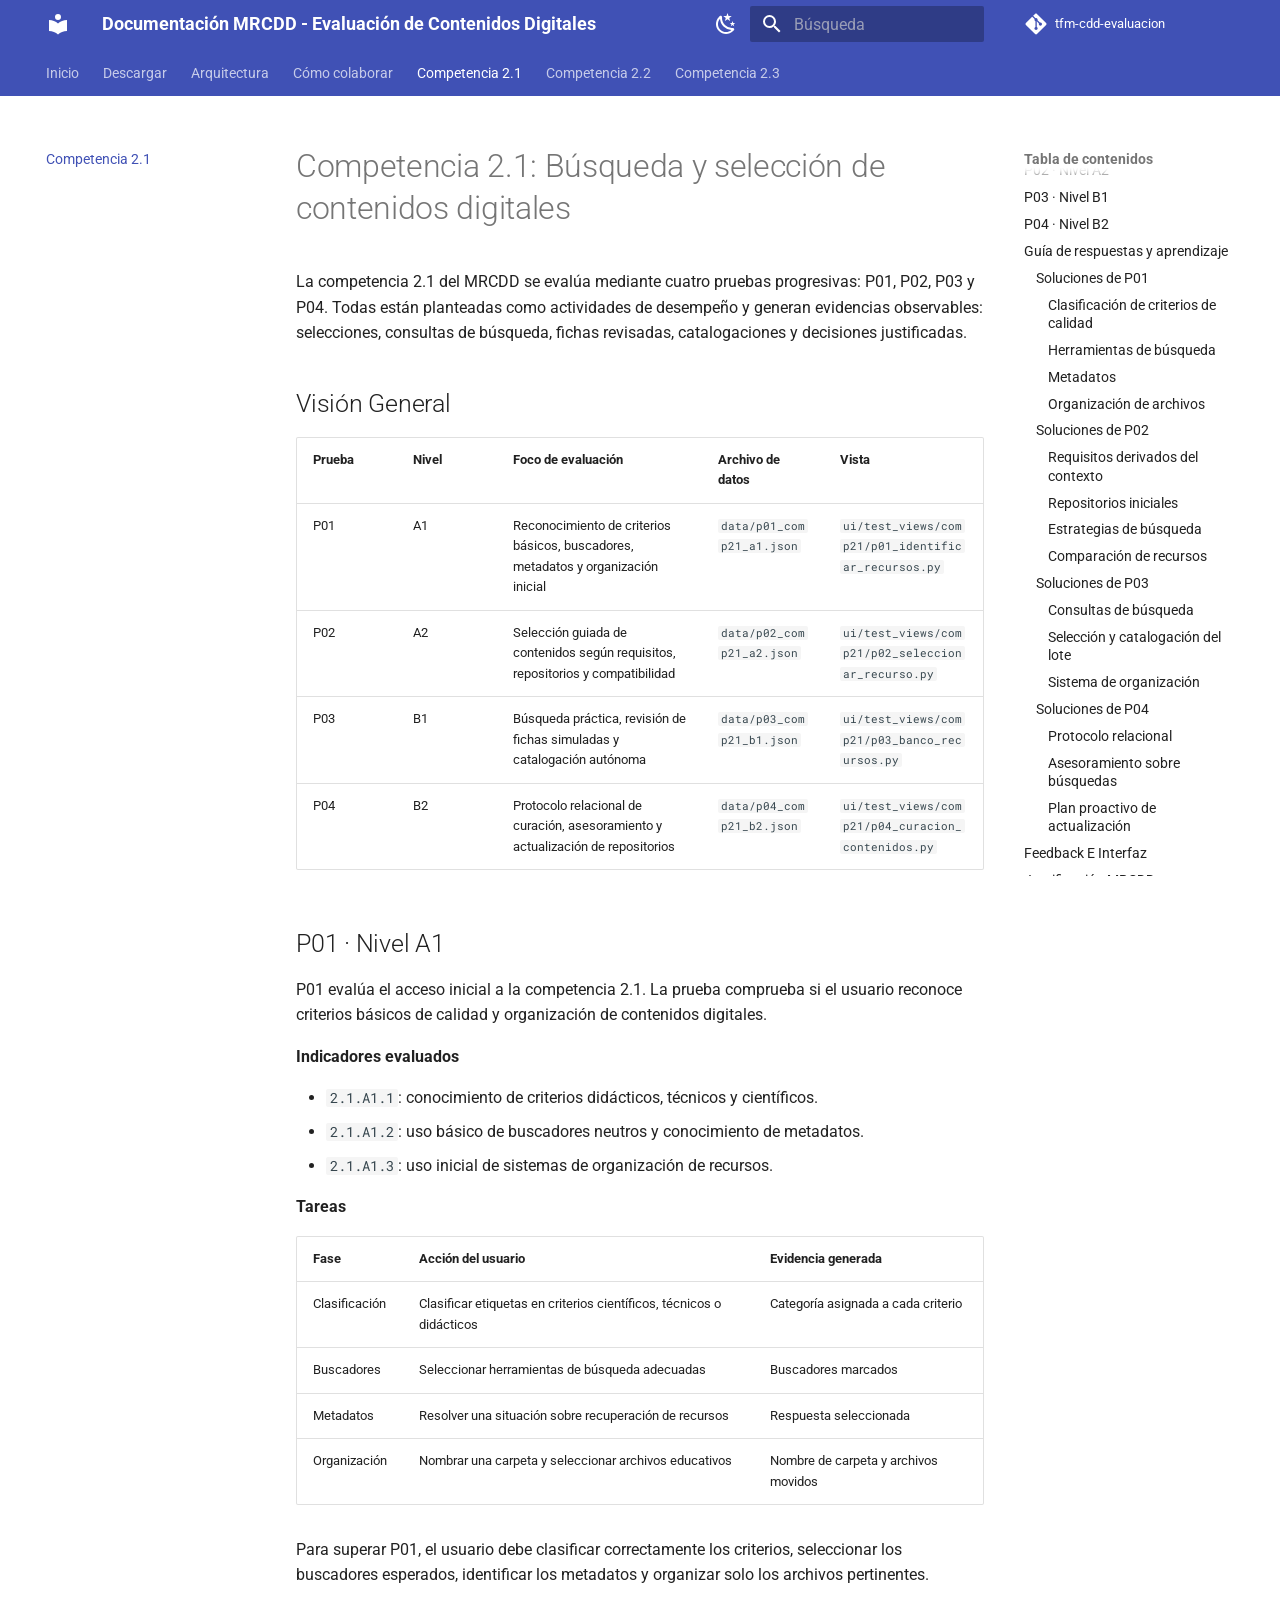
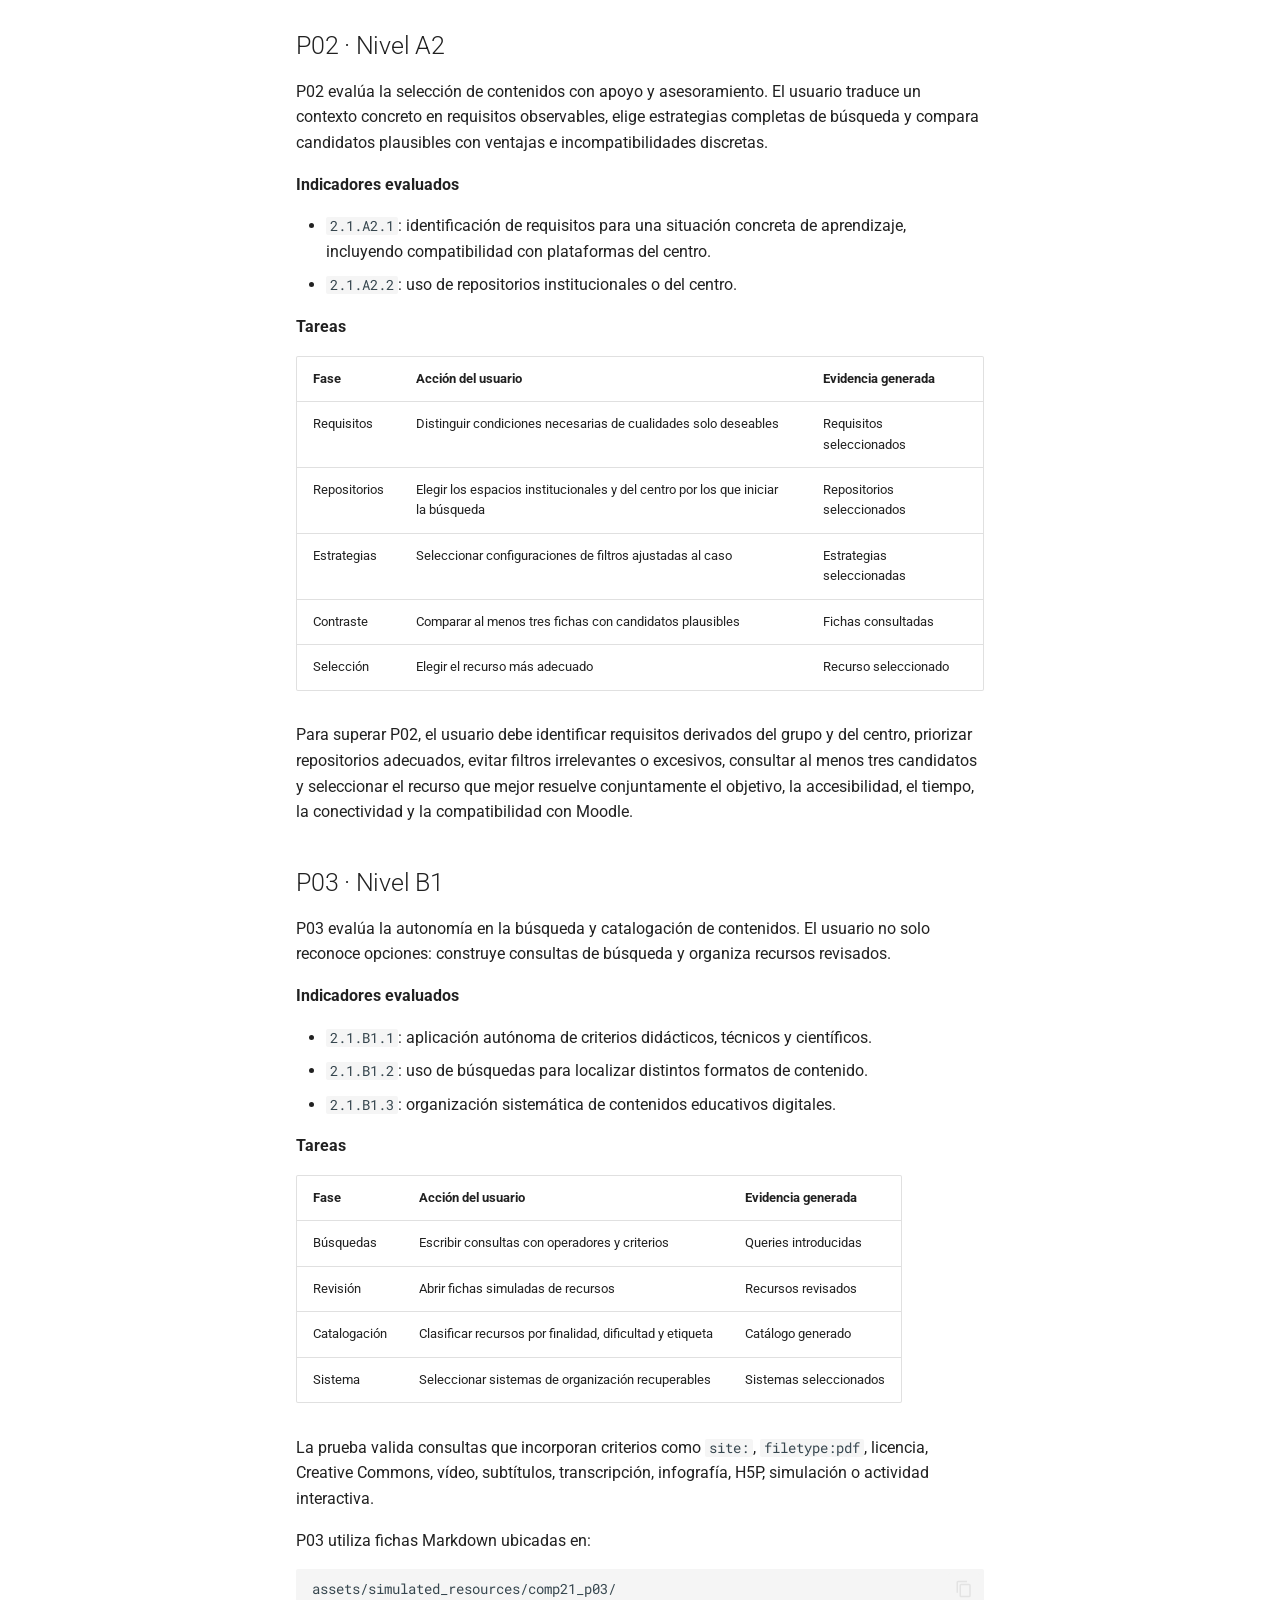
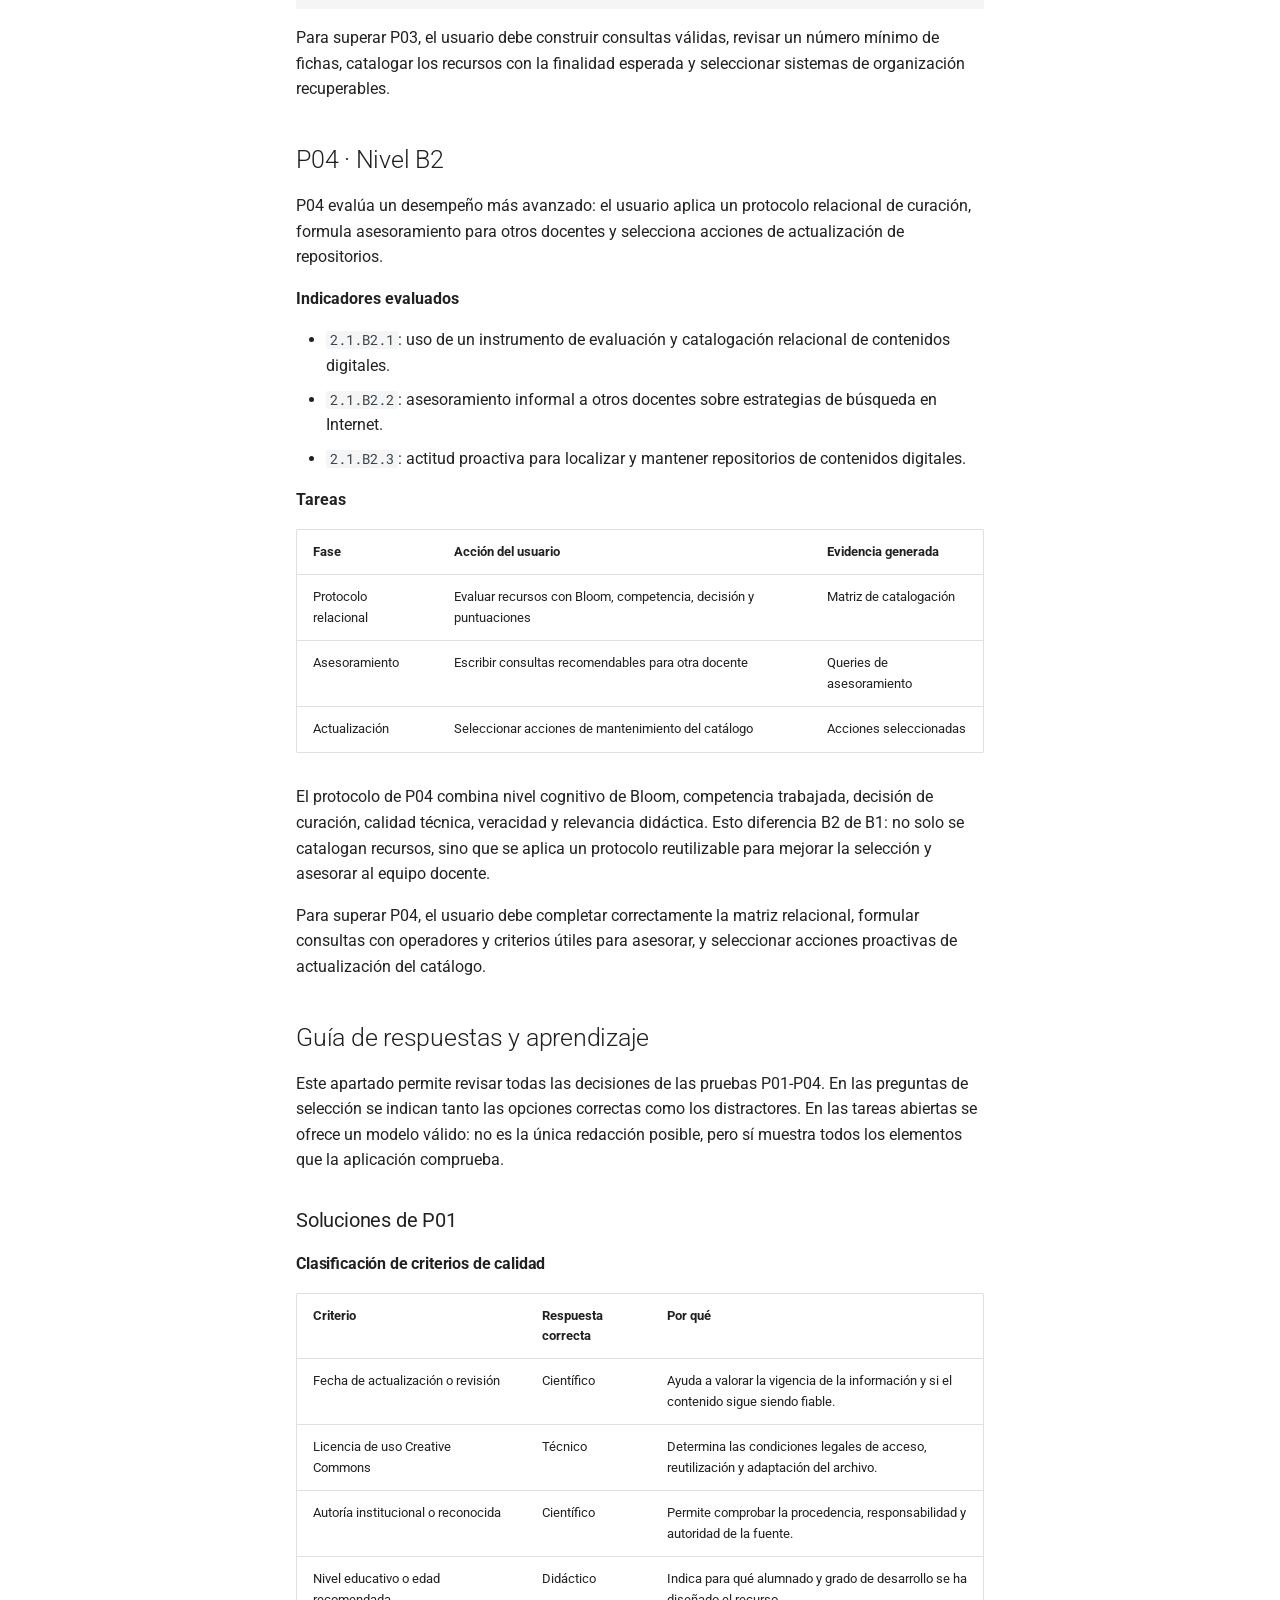
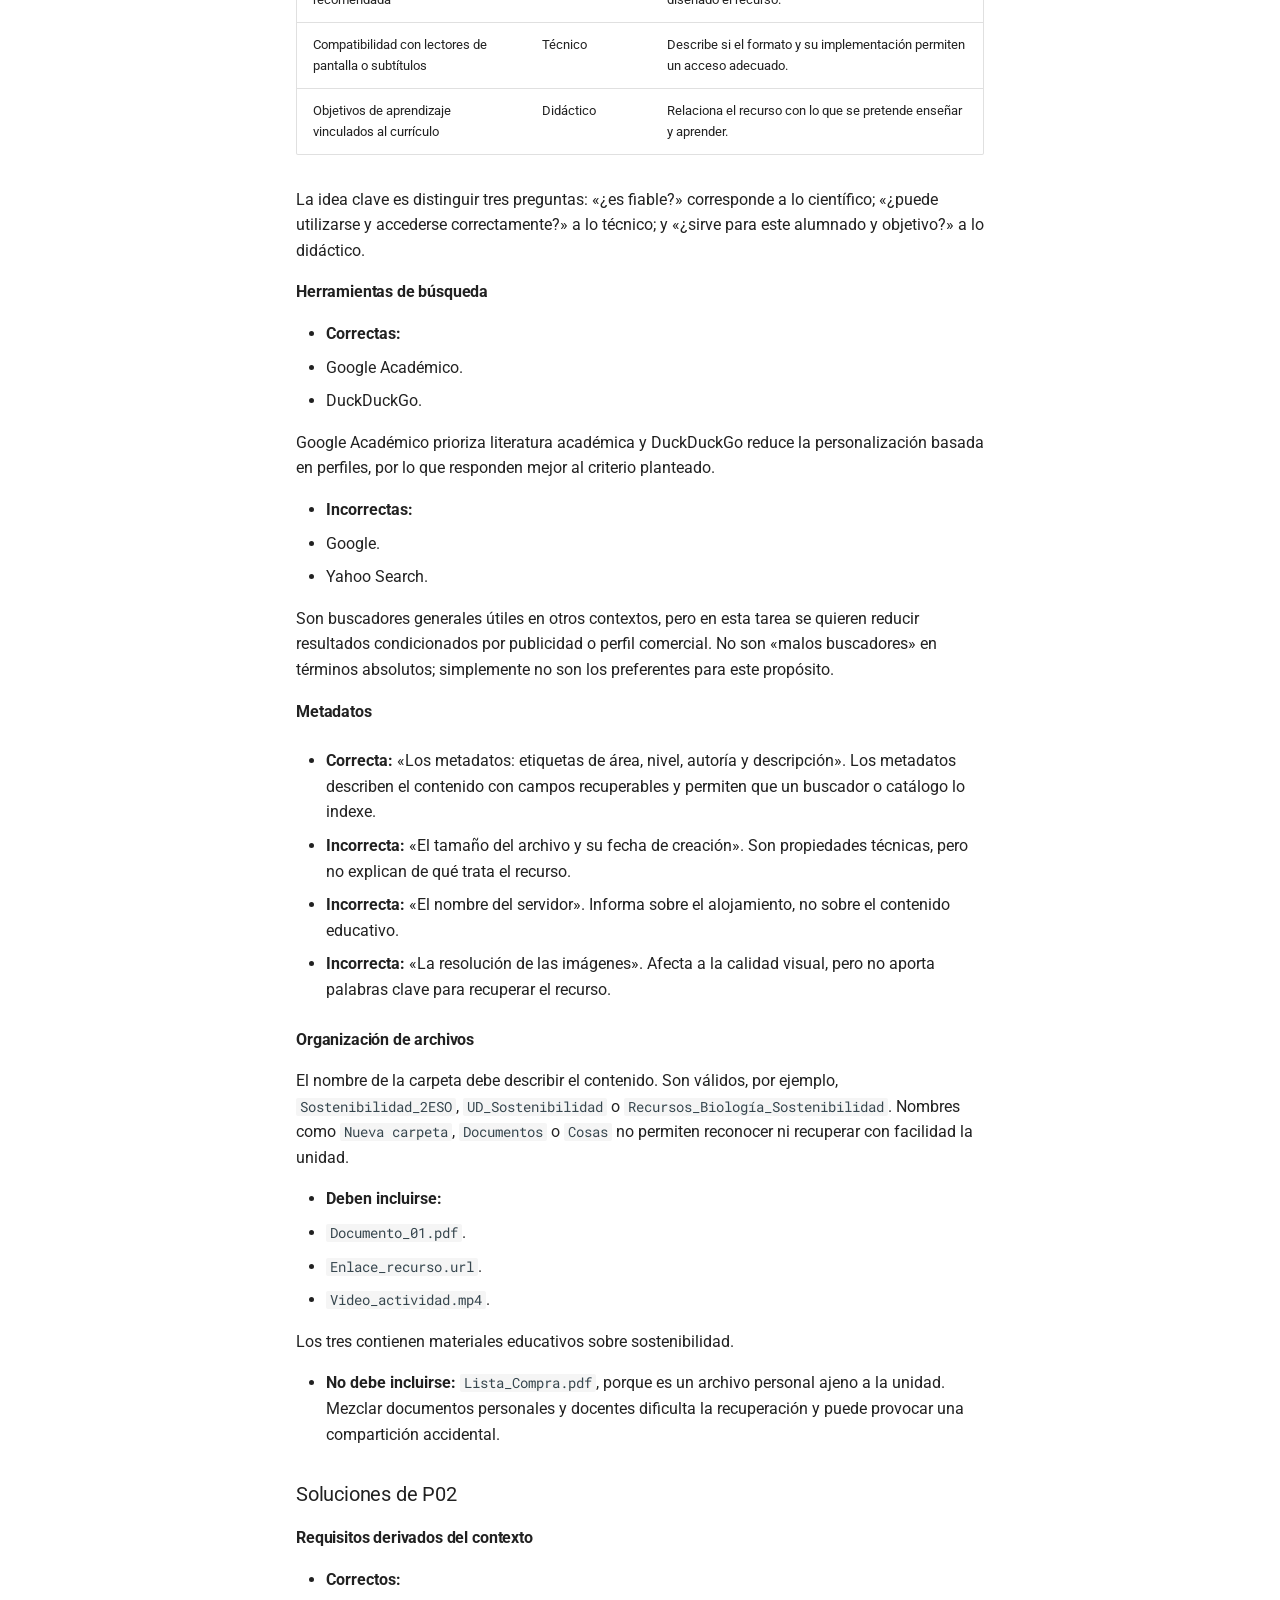
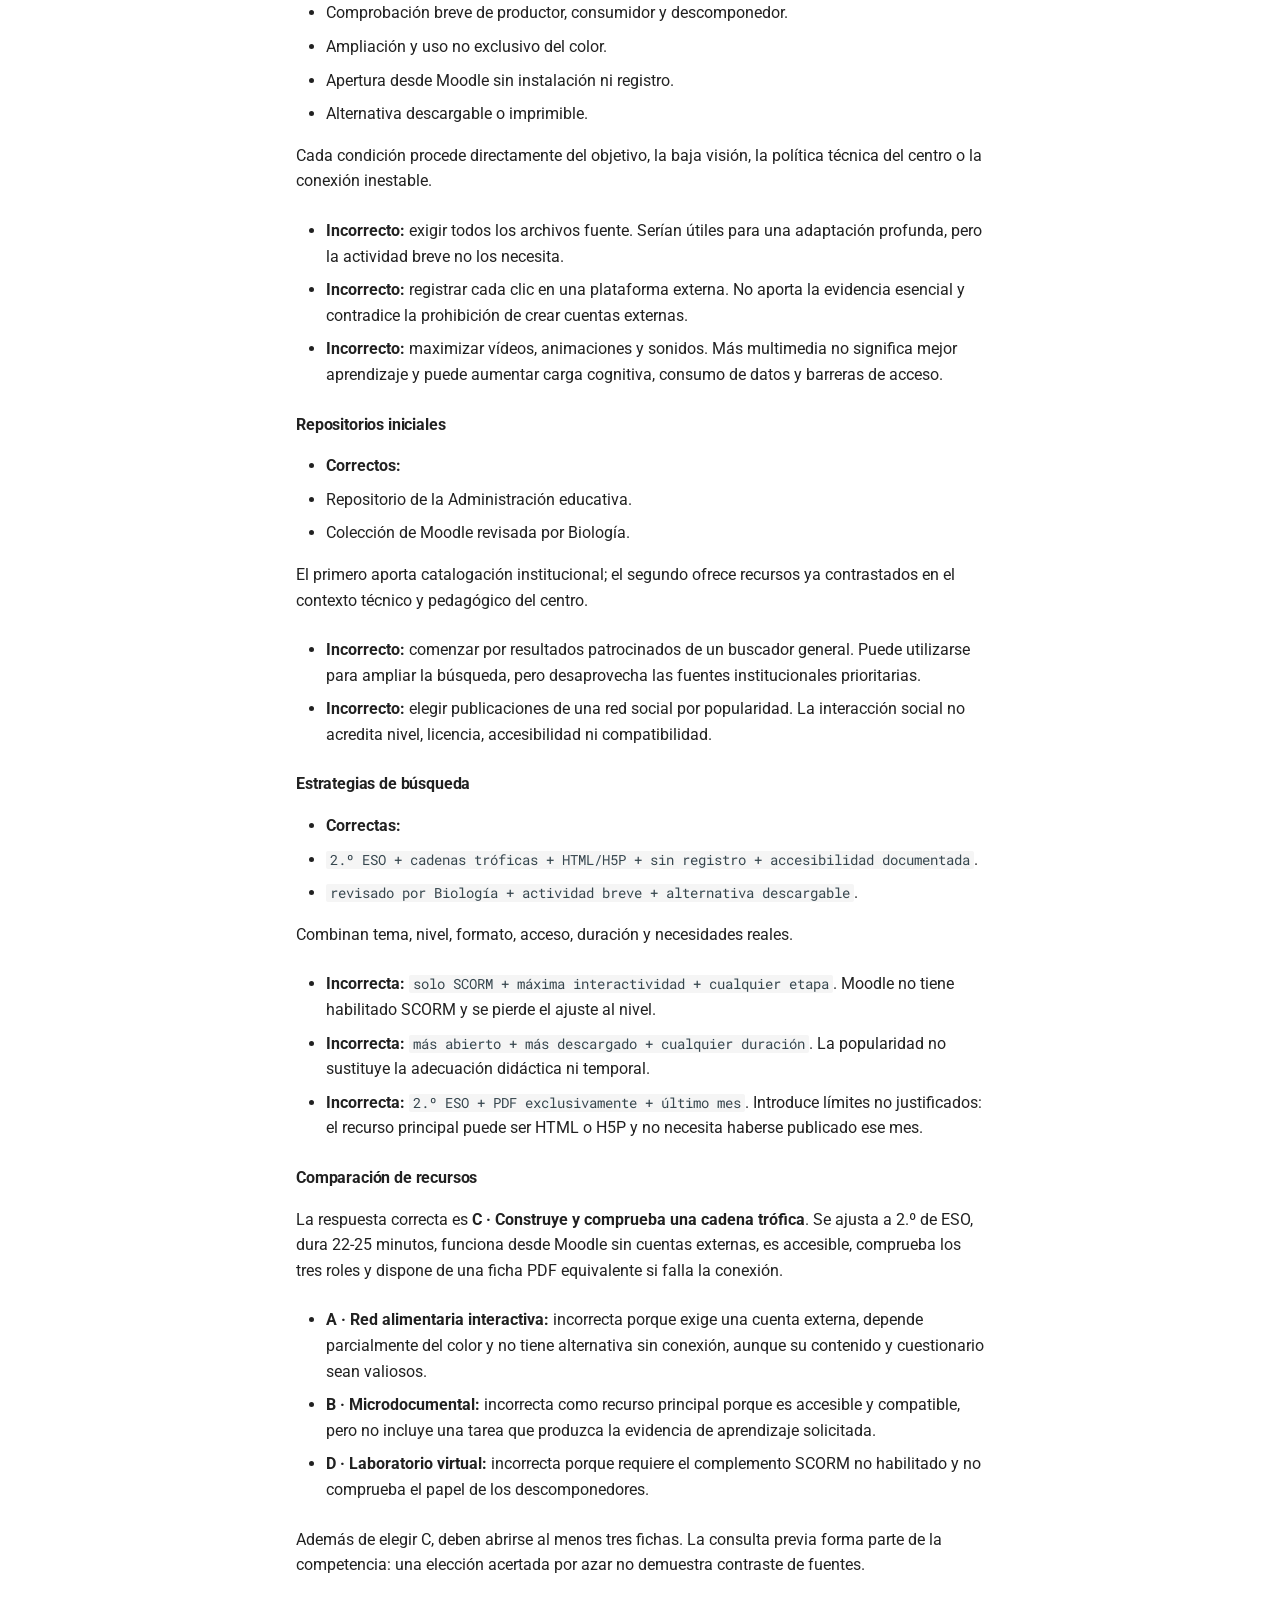
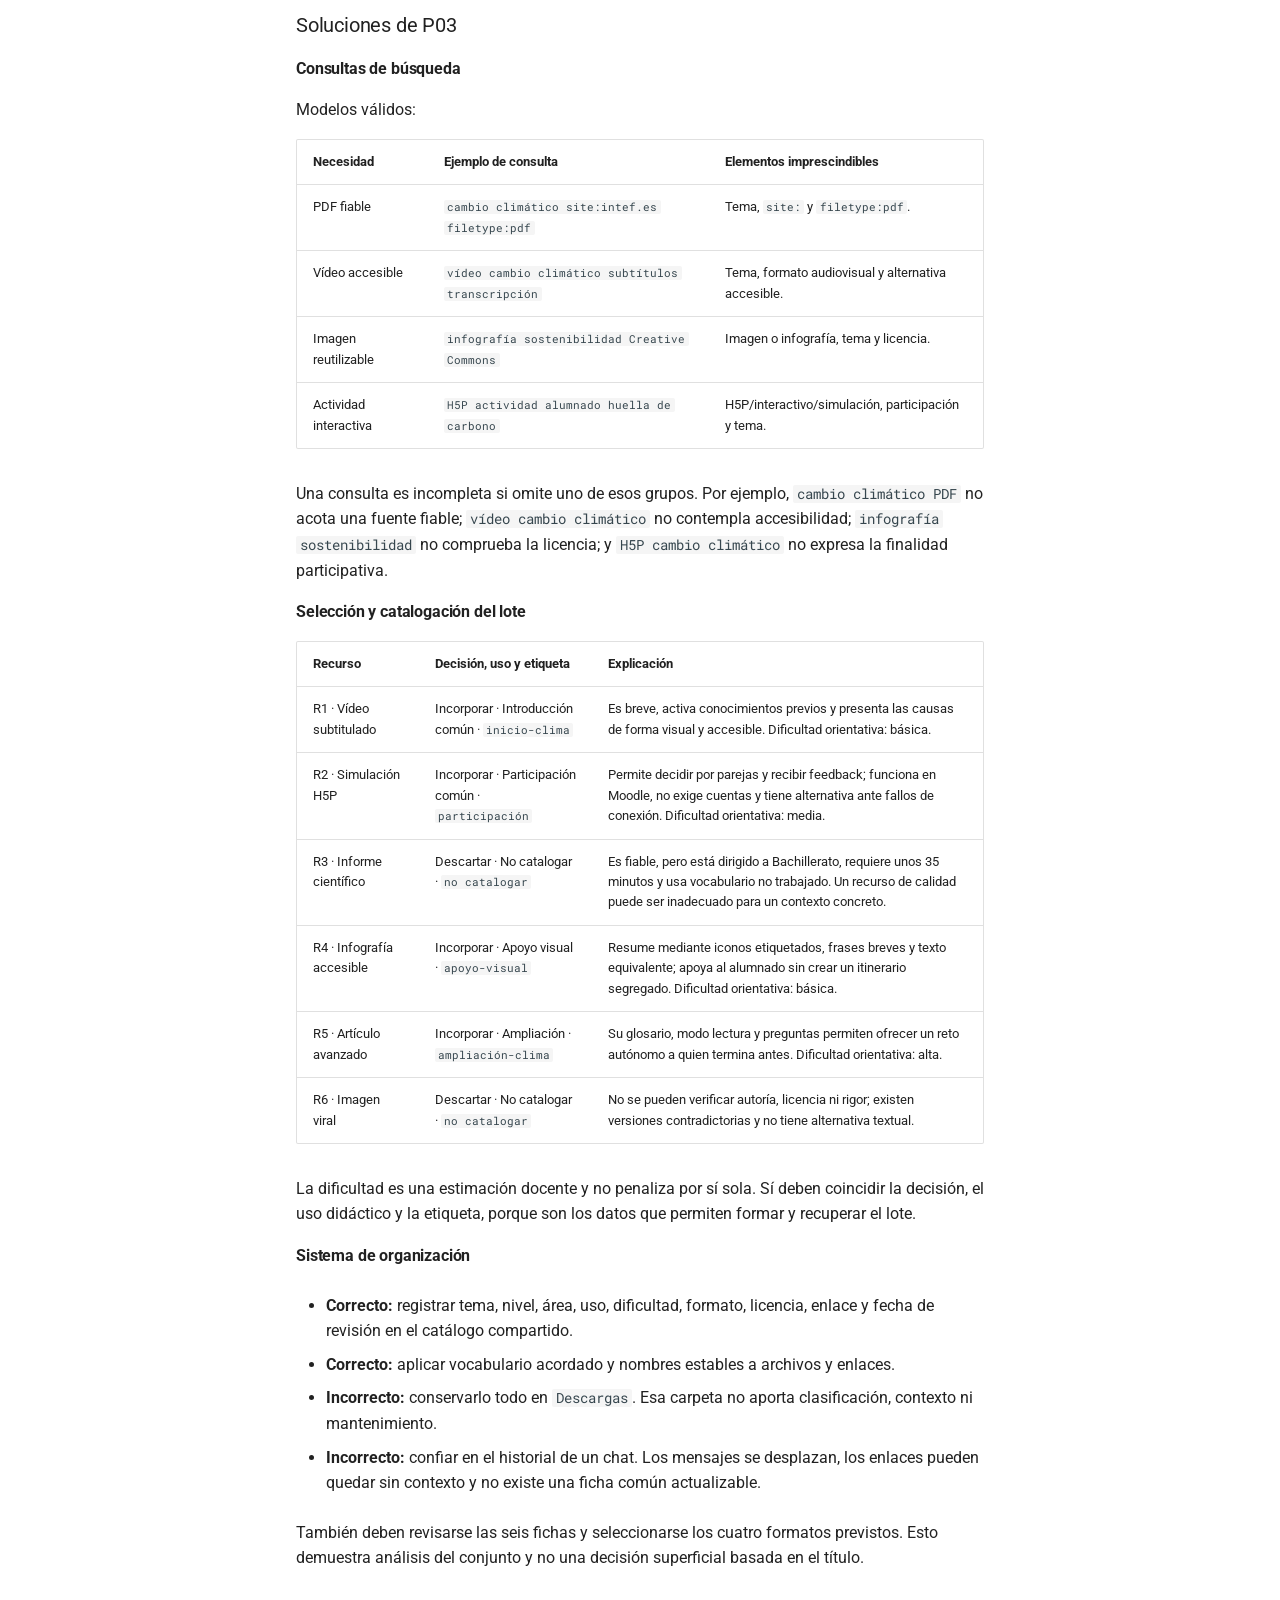
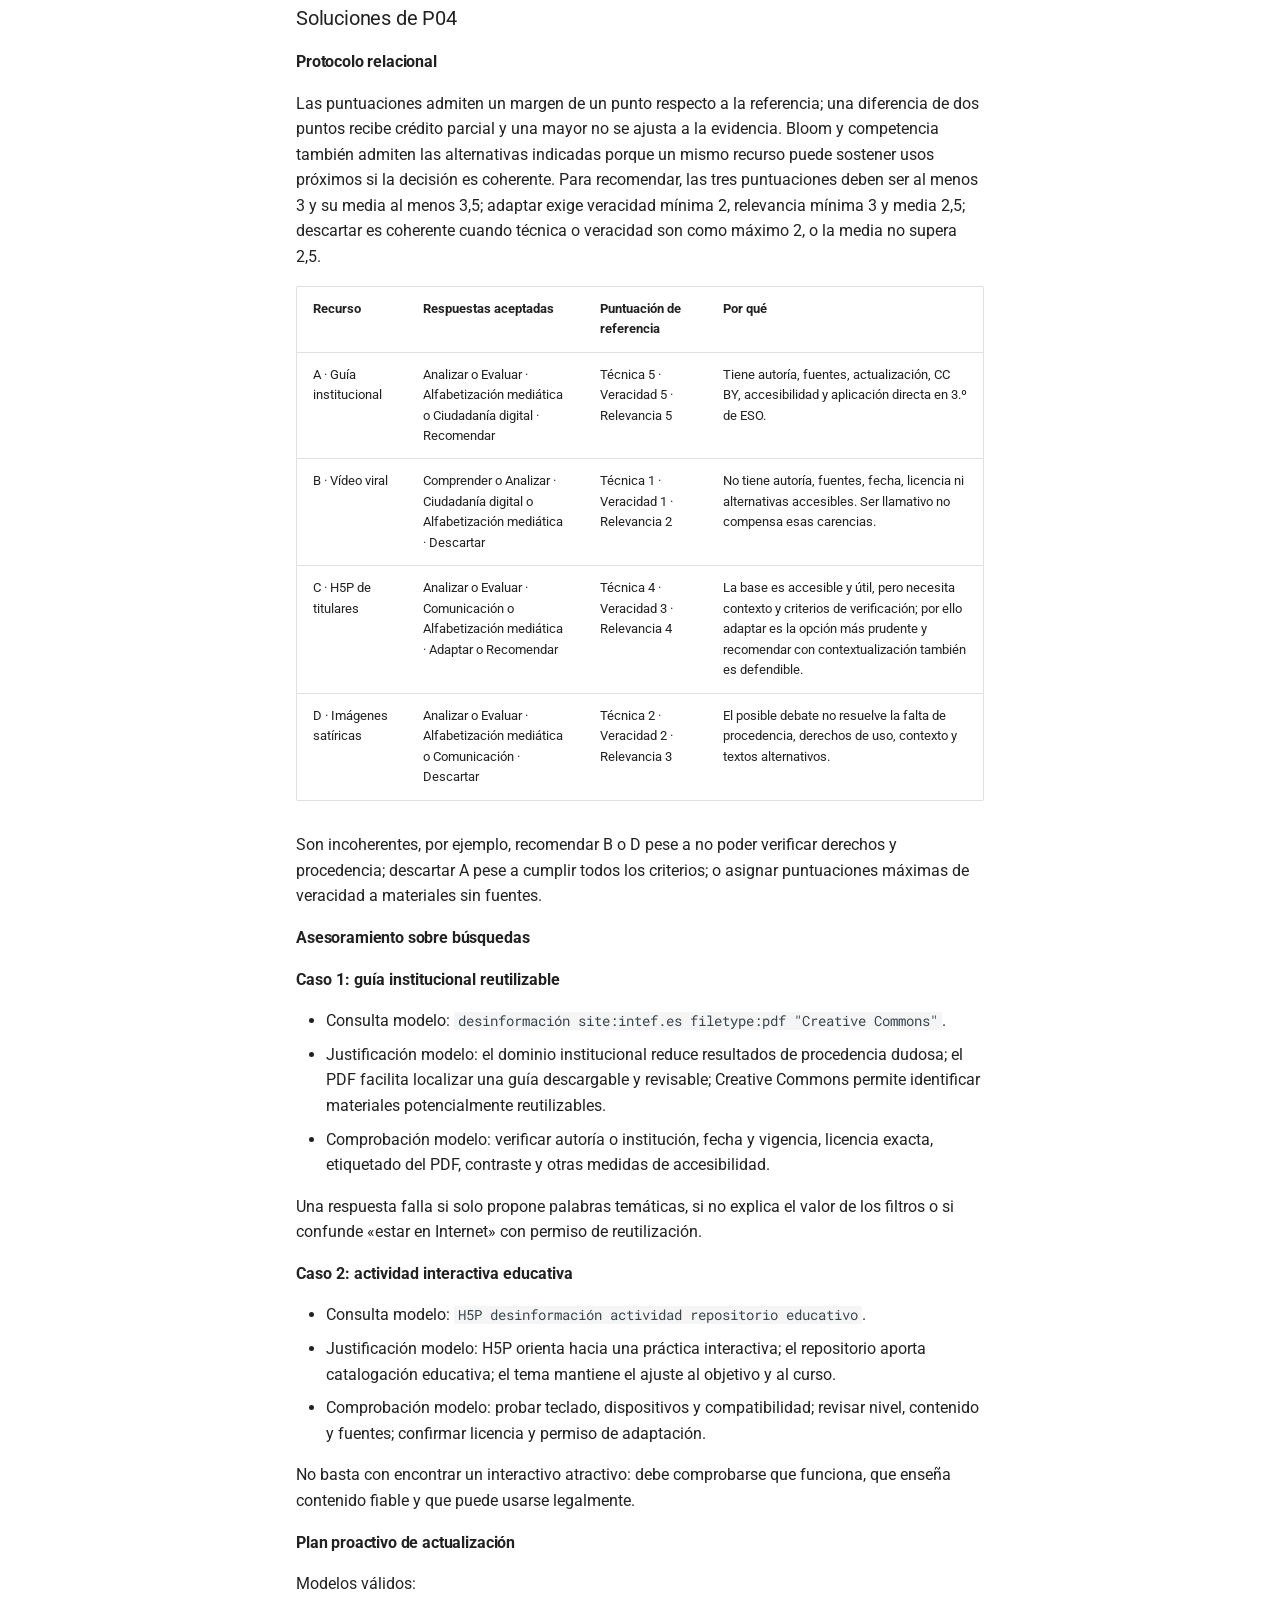
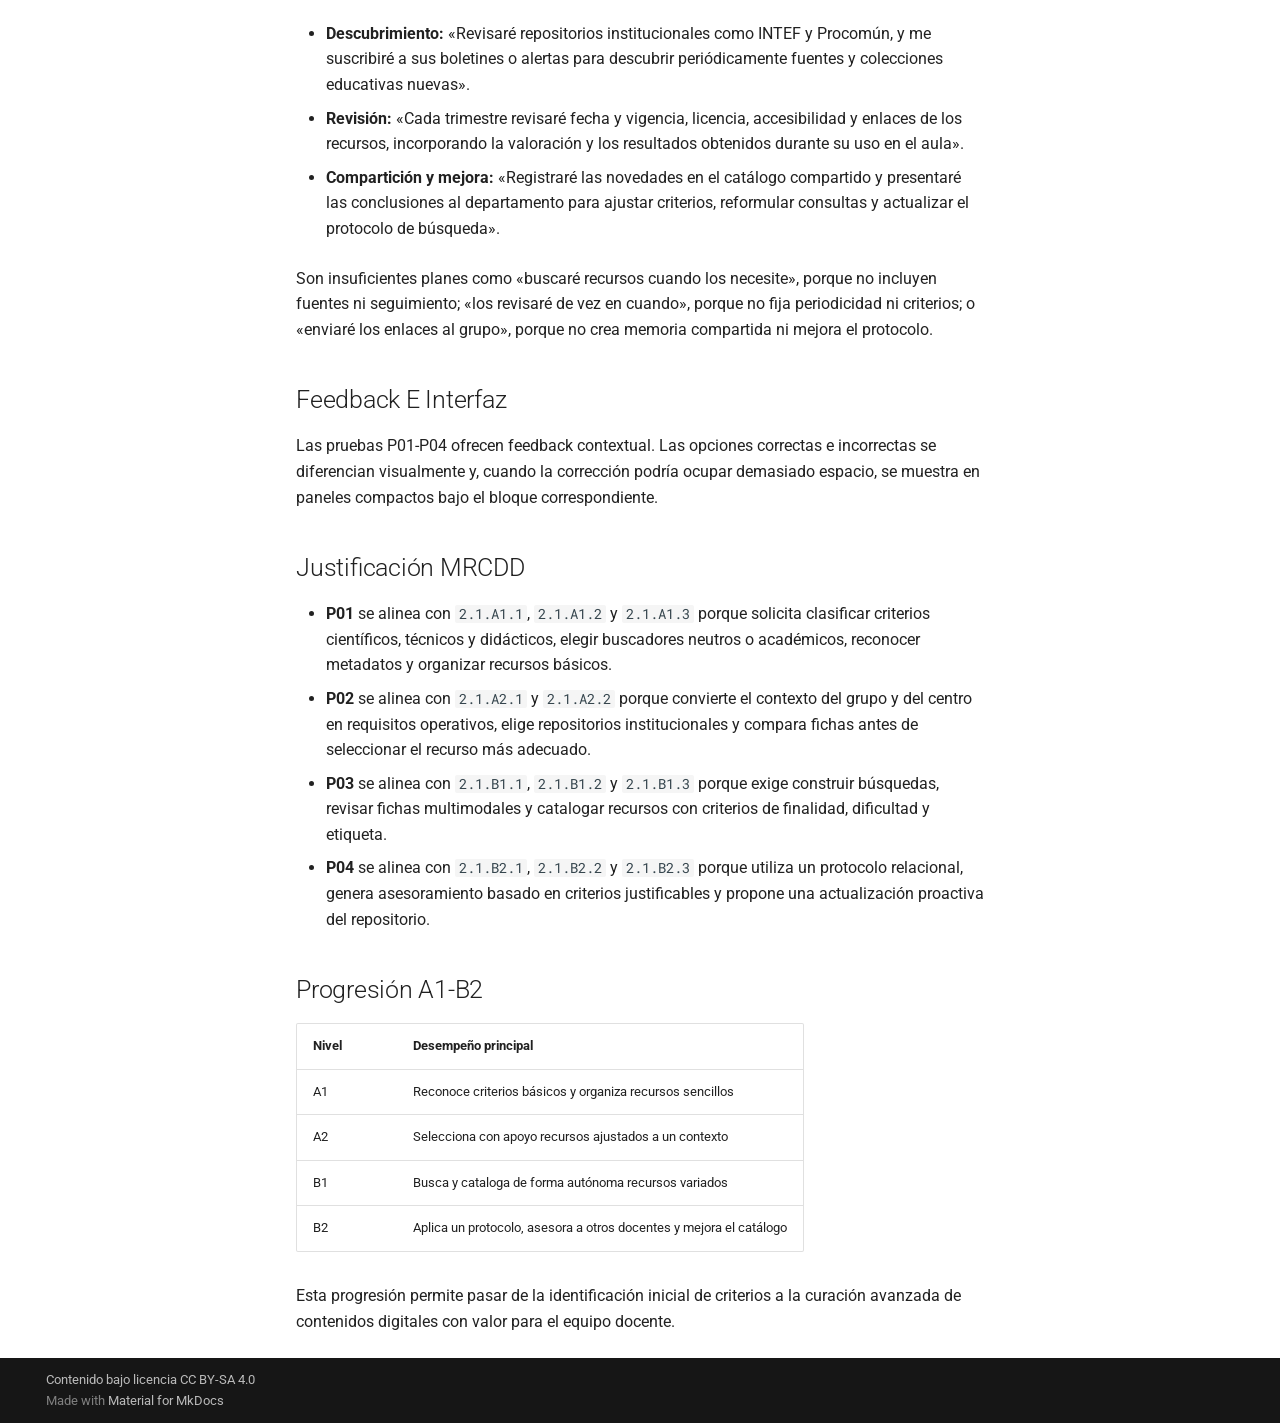
<file: competencia-21/index.html>
<!doctype html>
<html lang="es" class="no-js">
  <head>
    
      <meta charset="utf-8">
      <meta name="viewport" content="width=device-width,initial-scale=1">
      
        <meta name="description" content="Documentación técnica y pedagógica de la aplicación de evaluación de la competencia digital docente en el Área 2 del MRCDD.">
      
      
        <meta name="author" content="Gonzalo Vega Pérez">
      
      
        <link rel="canonical" href="https://gonvga.github.io/tfm-cdd-evaluacion/competencia-21/">
      
      
        <link rel="prev" href="../desarrollo-pruebas/">
      
      
        <link rel="next" href="../competencia-22/">
      
      
        
      
      
      <link rel="icon" href="../assets/images/favicon.png">
      <meta name="generator" content="mkdocs-1.6.1, mkdocs-material-9.7.6">
    
    
      
        <title>Competencia 2.1 - Documentación MRCDD - Evaluación de Contenidos Digitales</title>
      
    
    
      <link rel="stylesheet" href="../assets/stylesheets/main.484c7ddc.min.css">
      
        
        <link rel="stylesheet" href="../assets/stylesheets/palette.ab4e12ef.min.css">
      
      


    
    
      
    
    
      
        
        
        <link rel="preconnect" href="https://fonts.gstatic.com" crossorigin>
        <link rel="stylesheet" href="https://fonts.googleapis.com/css?family=Roboto:300,300i,400,400i,700,700i%7CRoboto+Mono:400,400i,700,700i&display=fallback">
        <style>:root{--md-text-font:"Roboto";--md-code-font:"Roboto Mono"}</style>
      
    
    
      <link rel="stylesheet" href="../stylesheets/extra.css">
    
    <script>__md_scope=new URL("..",location),__md_hash=e=>[...e].reduce(((e,_)=>(e<<5)-e+_.charCodeAt(0)),0),__md_get=(e,_=localStorage,t=__md_scope)=>JSON.parse(_.getItem(t.pathname+"."+e)),__md_set=(e,_,t=localStorage,a=__md_scope)=>{try{t.setItem(a.pathname+"."+e,JSON.stringify(_))}catch(e){}}</script>
    
      

    
    
  </head>
  
  
    
    
      
    
    
    
    
    <body dir="ltr" data-md-color-scheme="default" data-md-color-primary="indigo" data-md-color-accent="blue">
  
    
    <input class="md-toggle" data-md-toggle="drawer" type="checkbox" id="__drawer" autocomplete="off">
    <input class="md-toggle" data-md-toggle="search" type="checkbox" id="__search" autocomplete="off">
    <label class="md-overlay" for="__drawer"></label>
    <div data-md-component="skip">
      
        
        <a href="#competencia-21-busqueda-y-seleccion-de-contenidos-digitales" class="md-skip">
          Saltar a contenido
        </a>
      
    </div>
    <div data-md-component="announce">
      
    </div>
    
    
      

<header class="md-header" data-md-component="header">
  <nav class="md-header__inner md-grid" aria-label="Cabecera">
    <a href=".." title="Documentación MRCDD - Evaluación de Contenidos Digitales" class="md-header__button md-logo" aria-label="Documentación MRCDD - Evaluación de Contenidos Digitales" data-md-component="logo">
      
  
  <svg xmlns="http://www.w3.org/2000/svg" viewBox="0 0 24 24"><path d="M12 8a3 3 0 0 0 3-3 3 3 0 0 0-3-3 3 3 0 0 0-3 3 3 3 0 0 0 3 3m0 3.54C9.64 9.35 6.5 8 3 8v11c3.5 0 6.64 1.35 9 3.54 2.36-2.19 5.5-3.54 9-3.54V8c-3.5 0-6.64 1.35-9 3.54"/></svg>

    </a>
    <label class="md-header__button md-icon" for="__drawer">
      
      <svg xmlns="http://www.w3.org/2000/svg" viewBox="0 0 24 24"><path d="M3 6h18v2H3zm0 5h18v2H3zm0 5h18v2H3z"/></svg>
    </label>
    <div class="md-header__title" data-md-component="header-title">
      <div class="md-header__ellipsis">
        <div class="md-header__topic">
          <span class="md-ellipsis">
            Documentación MRCDD - Evaluación de Contenidos Digitales
          </span>
        </div>
        <div class="md-header__topic" data-md-component="header-topic">
          <span class="md-ellipsis">
            
              Competencia 2.1
            
          </span>
        </div>
      </div>
    </div>
    
      
        <form class="md-header__option" data-md-component="palette">
  
    
    
    
    <input class="md-option" data-md-color-media="" data-md-color-scheme="default" data-md-color-primary="indigo" data-md-color-accent="blue"  aria-label="Cambiar a modo oscuro"  type="radio" name="__palette" id="__palette_0">
    
      <label class="md-header__button md-icon" title="Cambiar a modo oscuro" for="__palette_1" hidden>
        <svg xmlns="http://www.w3.org/2000/svg" viewBox="0 0 24 24"><path d="m17.75 4.09-2.53 1.94.91 3.06-2.63-1.81-2.63 1.81.91-3.06-2.53-1.94L12.44 4l1.06-3 1.06 3zm3.5 6.91-1.64 1.25.59 1.98-1.7-1.17-1.7 1.17.59-1.98L15.75 11l2.06-.05L18.5 9l.69 1.95zm-2.28 4.95c.83-.08 1.72 1.1 1.19 1.85-.32.45-.66.87-1.08 1.27C15.17 23 8.84 23 4.94 19.07c-3.91-3.9-3.91-10.24 0-14.14.4-.4.82-.76 1.27-1.08.75-.53 1.93.36 1.85 1.19-.27 2.86.69 5.83 2.89 8.02a9.96 9.96 0 0 0 8.02 2.89m-1.64 2.02a12.08 12.08 0 0 1-7.8-3.47c-2.17-2.19-3.33-5-3.49-7.82-2.81 3.14-2.7 7.96.31 10.98 3.02 3.01 7.84 3.12 10.98.31"/></svg>
      </label>
    
  
    
    
    
    <input class="md-option" data-md-color-media="" data-md-color-scheme="slate" data-md-color-primary="indigo" data-md-color-accent="blue"  aria-label="Cambiar a modo claro"  type="radio" name="__palette" id="__palette_1">
    
      <label class="md-header__button md-icon" title="Cambiar a modo claro" for="__palette_0" hidden>
        <svg xmlns="http://www.w3.org/2000/svg" viewBox="0 0 24 24"><path d="M12 7a5 5 0 0 1 5 5 5 5 0 0 1-5 5 5 5 0 0 1-5-5 5 5 0 0 1 5-5m0 2a3 3 0 0 0-3 3 3 3 0 0 0 3 3 3 3 0 0 0 3-3 3 3 0 0 0-3-3m0-7 2.39 3.42C13.65 5.15 12.84 5 12 5s-1.65.15-2.39.42zM3.34 7l4.16-.35A7.2 7.2 0 0 0 5.94 8.5c-.44.74-.69 1.5-.83 2.29zm.02 10 1.76-3.77a7.131 7.131 0 0 0 2.38 4.14zM20.65 7l-1.77 3.79a7.02 7.02 0 0 0-2.38-4.15zm-.01 10-4.14.36c.59-.51 1.12-1.14 1.54-1.86.42-.73.69-1.5.83-2.29zM12 22l-2.41-3.44c.74.27 1.55.44 2.41.44.82 0 1.63-.17 2.37-.44z"/></svg>
      </label>
    
  
</form>
      
    
    
      <script>var palette=__md_get("__palette");if(palette&&palette.color){if("(prefers-color-scheme)"===palette.color.media){var media=matchMedia("(prefers-color-scheme: light)"),input=document.querySelector(media.matches?"[data-md-color-media='(prefers-color-scheme: light)']":"[data-md-color-media='(prefers-color-scheme: dark)']");palette.color.media=input.getAttribute("data-md-color-media"),palette.color.scheme=input.getAttribute("data-md-color-scheme"),palette.color.primary=input.getAttribute("data-md-color-primary"),palette.color.accent=input.getAttribute("data-md-color-accent")}for(var[key,value]of Object.entries(palette.color))document.body.setAttribute("data-md-color-"+key,value)}</script>
    
    
    
      
      
        <label class="md-header__button md-icon" for="__search">
          
          <svg xmlns="http://www.w3.org/2000/svg" viewBox="0 0 24 24"><path d="M9.5 3A6.5 6.5 0 0 1 16 9.5c0 1.61-.59 3.09-1.56 4.23l.27.27h.79l5 5-1.5 1.5-5-5v-.79l-.27-.27A6.52 6.52 0 0 1 9.5 16 6.5 6.5 0 0 1 3 9.5 6.5 6.5 0 0 1 9.5 3m0 2C7 5 5 7 5 9.5S7 14 9.5 14 14 12 14 9.5 12 5 9.5 5"/></svg>
        </label>
        <div class="md-search" data-md-component="search" role="dialog">
  <label class="md-search__overlay" for="__search"></label>
  <div class="md-search__inner" role="search">
    <form class="md-search__form" name="search">
      <input type="text" class="md-search__input" name="query" aria-label="Búsqueda" placeholder="Búsqueda" autocapitalize="off" autocorrect="off" autocomplete="off" spellcheck="false" data-md-component="search-query" required>
      <label class="md-search__icon md-icon" for="__search">
        
        <svg xmlns="http://www.w3.org/2000/svg" viewBox="0 0 24 24"><path d="M9.5 3A6.5 6.5 0 0 1 16 9.5c0 1.61-.59 3.09-1.56 4.23l.27.27h.79l5 5-1.5 1.5-5-5v-.79l-.27-.27A6.52 6.52 0 0 1 9.5 16 6.5 6.5 0 0 1 3 9.5 6.5 6.5 0 0 1 9.5 3m0 2C7 5 5 7 5 9.5S7 14 9.5 14 14 12 14 9.5 12 5 9.5 5"/></svg>
        
        <svg xmlns="http://www.w3.org/2000/svg" viewBox="0 0 24 24"><path d="M20 11v2H8l5.5 5.5-1.42 1.42L4.16 12l7.92-7.92L13.5 5.5 8 11z"/></svg>
      </label>
      <nav class="md-search__options" aria-label="Buscar">
        
        <button type="reset" class="md-search__icon md-icon" title="Limpiar" aria-label="Limpiar" tabindex="-1">
          
          <svg xmlns="http://www.w3.org/2000/svg" viewBox="0 0 24 24"><path d="M19 6.41 17.59 5 12 10.59 6.41 5 5 6.41 10.59 12 5 17.59 6.41 19 12 13.41 17.59 19 19 17.59 13.41 12z"/></svg>
        </button>
      </nav>
      
        <div class="md-search__suggest" data-md-component="search-suggest"></div>
      
    </form>
    <div class="md-search__output">
      <div class="md-search__scrollwrap" tabindex="0" data-md-scrollfix>
        <div class="md-search-result" data-md-component="search-result">
          <div class="md-search-result__meta">
            Inicializando búsqueda
          </div>
          <ol class="md-search-result__list" role="presentation"></ol>
        </div>
      </div>
    </div>
  </div>
</div>
      
    
    
      <div class="md-header__source">
        <a href="https://github.com/gonvga/tfm-cdd-evaluacion" title="Ir al repositorio" class="md-source" data-md-component="source">
  <div class="md-source__icon md-icon">
    
    <svg xmlns="http://www.w3.org/2000/svg" viewBox="0 0 448 512"><!--! Font Awesome Free 7.1.0 by @fontawesome - https://fontawesome.com License - https://fontawesome.com/license/free (Icons: CC BY 4.0, Fonts: SIL OFL 1.1, Code: MIT License) Copyright 2025 Fonticons, Inc.--><path d="M439.6 236.1 244 40.5c-5.4-5.5-12.8-8.5-20.4-8.5s-15 3-20.4 8.4L162.5 81l51.5 51.5c27.1-9.1 52.7 16.8 43.4 43.7l49.7 49.7c34.2-11.8 61.2 31 35.5 56.7-26.5 26.5-70.2-2.9-56-37.3L240.3 199v121.9c25.3 12.5 22.3 41.8 9.1 55-6.4 6.4-15.2 10.1-24.3 10.1s-17.8-3.6-24.3-10.1c-17.6-17.6-11.1-46.9 11.2-56v-123c-20.8-8.5-24.6-30.7-18.6-45L142.6 101 8.5 235.1C3 240.6 0 247.9 0 255.5s3 15 8.5 20.4l195.6 195.7c5.4 5.4 12.7 8.4 20.4 8.4s15-3 20.4-8.4l194.7-194.7c5.4-5.4 8.4-12.8 8.4-20.4s-3-15-8.4-20.4"/></svg>
  </div>
  <div class="md-source__repository">
    tfm-cdd-evaluacion
  </div>
</a>
      </div>
    
  </nav>
  
</header>
    
    <div class="md-container" data-md-component="container">
      
      
        
          
            
<nav class="md-tabs" aria-label="Pestañas" data-md-component="tabs">
  <div class="md-grid">
    <ul class="md-tabs__list">
      
        
  
  
  
  
    <li class="md-tabs__item">
      <a href=".." class="md-tabs__link">
        
  
  
    
  
  Inicio

      </a>
    </li>
  

      
        
  
  
  
  
    <li class="md-tabs__item">
      <a href="../instalacion/" class="md-tabs__link">
        
  
  
    
  
  Descargar

      </a>
    </li>
  

      
        
  
  
  
  
    <li class="md-tabs__item">
      <a href="../arquitectura/" class="md-tabs__link">
        
  
  
    
  
  Arquitectura

      </a>
    </li>
  

      
        
  
  
  
  
    <li class="md-tabs__item">
      <a href="../desarrollo-pruebas/" class="md-tabs__link">
        
  
  
    
  
  Cómo colaborar

      </a>
    </li>
  

      
        
  
  
  
    
  
  
    <li class="md-tabs__item md-tabs__item--active">
      <a href="./" class="md-tabs__link">
        
  
  
    
  
  Competencia 2.1

      </a>
    </li>
  

      
        
  
  
  
  
    <li class="md-tabs__item">
      <a href="../competencia-22/" class="md-tabs__link">
        
  
  
    
  
  Competencia 2.2

      </a>
    </li>
  

      
        
  
  
  
  
    <li class="md-tabs__item">
      <a href="../competencia-23/" class="md-tabs__link">
        
  
  
    
  
  Competencia 2.3

      </a>
    </li>
  

      
    </ul>
  </div>
</nav>
          
        
      
      <main class="md-main" data-md-component="main">
        <div class="md-main__inner md-grid">
          
            
              
              <div class="md-sidebar md-sidebar--primary" data-md-component="sidebar" data-md-type="navigation" >
                <div class="md-sidebar__scrollwrap">
                  <div class="md-sidebar__inner">
                    


  


<nav class="md-nav md-nav--primary md-nav--lifted" aria-label="Navegación" data-md-level="0">
  <label class="md-nav__title" for="__drawer">
    <a href=".." title="Documentación MRCDD - Evaluación de Contenidos Digitales" class="md-nav__button md-logo" aria-label="Documentación MRCDD - Evaluación de Contenidos Digitales" data-md-component="logo">
      
  
  <svg xmlns="http://www.w3.org/2000/svg" viewBox="0 0 24 24"><path d="M12 8a3 3 0 0 0 3-3 3 3 0 0 0-3-3 3 3 0 0 0-3 3 3 3 0 0 0 3 3m0 3.54C9.64 9.35 6.5 8 3 8v11c3.5 0 6.64 1.35 9 3.54 2.36-2.19 5.5-3.54 9-3.54V8c-3.5 0-6.64 1.35-9 3.54"/></svg>

    </a>
    Documentación MRCDD - Evaluación de Contenidos Digitales
  </label>
  
    <div class="md-nav__source">
      <a href="https://github.com/gonvga/tfm-cdd-evaluacion" title="Ir al repositorio" class="md-source" data-md-component="source">
  <div class="md-source__icon md-icon">
    
    <svg xmlns="http://www.w3.org/2000/svg" viewBox="0 0 448 512"><!--! Font Awesome Free 7.1.0 by @fontawesome - https://fontawesome.com License - https://fontawesome.com/license/free (Icons: CC BY 4.0, Fonts: SIL OFL 1.1, Code: MIT License) Copyright 2025 Fonticons, Inc.--><path d="M439.6 236.1 244 40.5c-5.4-5.5-12.8-8.5-20.4-8.5s-15 3-20.4 8.4L162.5 81l51.5 51.5c27.1-9.1 52.7 16.8 43.4 43.7l49.7 49.7c34.2-11.8 61.2 31 35.5 56.7-26.5 26.5-70.2-2.9-56-37.3L240.3 199v121.9c25.3 12.5 22.3 41.8 9.1 55-6.4 6.4-15.2 10.1-24.3 10.1s-17.8-3.6-24.3-10.1c-17.6-17.6-11.1-46.9 11.2-56v-123c-20.8-8.5-24.6-30.7-18.6-45L142.6 101 8.5 235.1C3 240.6 0 247.9 0 255.5s3 15 8.5 20.4l195.6 195.7c5.4 5.4 12.7 8.4 20.4 8.4s15-3 20.4-8.4l194.7-194.7c5.4-5.4 8.4-12.8 8.4-20.4s-3-15-8.4-20.4"/></svg>
  </div>
  <div class="md-source__repository">
    tfm-cdd-evaluacion
  </div>
</a>
    </div>
  
  <ul class="md-nav__list" data-md-scrollfix>
    
      
      
  
  
  
  
    <li class="md-nav__item">
      <a href=".." class="md-nav__link">
        
  
  
  <span class="md-ellipsis">
    
  
    Inicio
  

    
  </span>
  
  

      </a>
    </li>
  

    
      
      
  
  
  
  
    <li class="md-nav__item">
      <a href="../instalacion/" class="md-nav__link">
        
  
  
  <span class="md-ellipsis">
    
  
    Descargar
  

    
  </span>
  
  

      </a>
    </li>
  

    
      
      
  
  
  
  
    <li class="md-nav__item">
      <a href="../arquitectura/" class="md-nav__link">
        
  
  
  <span class="md-ellipsis">
    
  
    Arquitectura
  

    
  </span>
  
  

      </a>
    </li>
  

    
      
      
  
  
  
  
    <li class="md-nav__item">
      <a href="../desarrollo-pruebas/" class="md-nav__link">
        
  
  
  <span class="md-ellipsis">
    
  
    Cómo colaborar
  

    
  </span>
  
  

      </a>
    </li>
  

    
      
      
  
  
    
  
  
  
    <li class="md-nav__item md-nav__item--active">
      
      <input class="md-nav__toggle md-toggle" type="checkbox" id="__toc">
      
      
        
      
      
        <label class="md-nav__link md-nav__link--active" for="__toc">
          
  
  
  <span class="md-ellipsis">
    
  
    Competencia 2.1
  

    
  </span>
  
  

          <span class="md-nav__icon md-icon"></span>
        </label>
      
      <a href="./" class="md-nav__link md-nav__link--active">
        
  
  
  <span class="md-ellipsis">
    
  
    Competencia 2.1
  

    
  </span>
  
  

      </a>
      
        

<nav class="md-nav md-nav--secondary" aria-label="Tabla de contenidos">
  
  
  
    
  
  
    <label class="md-nav__title" for="__toc">
      <span class="md-nav__icon md-icon"></span>
      Tabla de contenidos
    </label>
    <ul class="md-nav__list" data-md-component="toc" data-md-scrollfix>
      
        <li class="md-nav__item">
  <a href="#vision-general" class="md-nav__link">
    <span class="md-ellipsis">
      
        Visión General
      
    </span>
  </a>
  
</li>
      
        <li class="md-nav__item">
  <a href="#p01-nivel-a1" class="md-nav__link">
    <span class="md-ellipsis">
      
        P01 · Nivel A1
      
    </span>
  </a>
  
</li>
      
        <li class="md-nav__item">
  <a href="#p02-nivel-a2" class="md-nav__link">
    <span class="md-ellipsis">
      
        P02 · Nivel A2
      
    </span>
  </a>
  
</li>
      
        <li class="md-nav__item">
  <a href="#p03-nivel-b1" class="md-nav__link">
    <span class="md-ellipsis">
      
        P03 · Nivel B1
      
    </span>
  </a>
  
</li>
      
        <li class="md-nav__item">
  <a href="#p04-nivel-b2" class="md-nav__link">
    <span class="md-ellipsis">
      
        P04 · Nivel B2
      
    </span>
  </a>
  
</li>
      
        <li class="md-nav__item">
  <a href="#guia-de-respuestas-y-aprendizaje" class="md-nav__link">
    <span class="md-ellipsis">
      
        Guía de respuestas y aprendizaje
      
    </span>
  </a>
  
    <nav class="md-nav" aria-label="Guía de respuestas y aprendizaje">
      <ul class="md-nav__list">
        
          <li class="md-nav__item">
  <a href="#soluciones-de-p01" class="md-nav__link">
    <span class="md-ellipsis">
      
        Soluciones de P01
      
    </span>
  </a>
  
    <nav class="md-nav" aria-label="Soluciones de P01">
      <ul class="md-nav__list">
        
          <li class="md-nav__item">
  <a href="#clasificacion-de-criterios-de-calidad" class="md-nav__link">
    <span class="md-ellipsis">
      
        Clasificación de criterios de calidad
      
    </span>
  </a>
  
</li>
        
          <li class="md-nav__item">
  <a href="#herramientas-de-busqueda" class="md-nav__link">
    <span class="md-ellipsis">
      
        Herramientas de búsqueda
      
    </span>
  </a>
  
</li>
        
          <li class="md-nav__item">
  <a href="#metadatos" class="md-nav__link">
    <span class="md-ellipsis">
      
        Metadatos
      
    </span>
  </a>
  
</li>
        
          <li class="md-nav__item">
  <a href="#organizacion-de-archivos" class="md-nav__link">
    <span class="md-ellipsis">
      
        Organización de archivos
      
    </span>
  </a>
  
</li>
        
      </ul>
    </nav>
  
</li>
        
          <li class="md-nav__item">
  <a href="#soluciones-de-p02" class="md-nav__link">
    <span class="md-ellipsis">
      
        Soluciones de P02
      
    </span>
  </a>
  
    <nav class="md-nav" aria-label="Soluciones de P02">
      <ul class="md-nav__list">
        
          <li class="md-nav__item">
  <a href="#requisitos-derivados-del-contexto" class="md-nav__link">
    <span class="md-ellipsis">
      
        Requisitos derivados del contexto
      
    </span>
  </a>
  
</li>
        
          <li class="md-nav__item">
  <a href="#repositorios-iniciales" class="md-nav__link">
    <span class="md-ellipsis">
      
        Repositorios iniciales
      
    </span>
  </a>
  
</li>
        
          <li class="md-nav__item">
  <a href="#estrategias-de-busqueda" class="md-nav__link">
    <span class="md-ellipsis">
      
        Estrategias de búsqueda
      
    </span>
  </a>
  
</li>
        
          <li class="md-nav__item">
  <a href="#comparacion-de-recursos" class="md-nav__link">
    <span class="md-ellipsis">
      
        Comparación de recursos
      
    </span>
  </a>
  
</li>
        
      </ul>
    </nav>
  
</li>
        
          <li class="md-nav__item">
  <a href="#soluciones-de-p03" class="md-nav__link">
    <span class="md-ellipsis">
      
        Soluciones de P03
      
    </span>
  </a>
  
    <nav class="md-nav" aria-label="Soluciones de P03">
      <ul class="md-nav__list">
        
          <li class="md-nav__item">
  <a href="#consultas-de-busqueda" class="md-nav__link">
    <span class="md-ellipsis">
      
        Consultas de búsqueda
      
    </span>
  </a>
  
</li>
        
          <li class="md-nav__item">
  <a href="#seleccion-y-catalogacion-del-lote" class="md-nav__link">
    <span class="md-ellipsis">
      
        Selección y catalogación del lote
      
    </span>
  </a>
  
</li>
        
          <li class="md-nav__item">
  <a href="#sistema-de-organizacion" class="md-nav__link">
    <span class="md-ellipsis">
      
        Sistema de organización
      
    </span>
  </a>
  
</li>
        
      </ul>
    </nav>
  
</li>
        
          <li class="md-nav__item">
  <a href="#soluciones-de-p04" class="md-nav__link">
    <span class="md-ellipsis">
      
        Soluciones de P04
      
    </span>
  </a>
  
    <nav class="md-nav" aria-label="Soluciones de P04">
      <ul class="md-nav__list">
        
          <li class="md-nav__item">
  <a href="#protocolo-relacional" class="md-nav__link">
    <span class="md-ellipsis">
      
        Protocolo relacional
      
    </span>
  </a>
  
</li>
        
          <li class="md-nav__item">
  <a href="#asesoramiento-sobre-busquedas" class="md-nav__link">
    <span class="md-ellipsis">
      
        Asesoramiento sobre búsquedas
      
    </span>
  </a>
  
</li>
        
          <li class="md-nav__item">
  <a href="#plan-proactivo-de-actualizacion" class="md-nav__link">
    <span class="md-ellipsis">
      
        Plan proactivo de actualización
      
    </span>
  </a>
  
</li>
        
      </ul>
    </nav>
  
</li>
        
      </ul>
    </nav>
  
</li>
      
        <li class="md-nav__item">
  <a href="#feedback-e-interfaz" class="md-nav__link">
    <span class="md-ellipsis">
      
        Feedback E Interfaz
      
    </span>
  </a>
  
</li>
      
        <li class="md-nav__item">
  <a href="#justificacion-mrcdd" class="md-nav__link">
    <span class="md-ellipsis">
      
        Justificación MRCDD
      
    </span>
  </a>
  
</li>
      
        <li class="md-nav__item">
  <a href="#progresion-a1-b2" class="md-nav__link">
    <span class="md-ellipsis">
      
        Progresión A1-B2
      
    </span>
  </a>
  
</li>
      
    </ul>
  
</nav>
      
    </li>
  

    
      
      
  
  
  
  
    <li class="md-nav__item">
      <a href="../competencia-22/" class="md-nav__link">
        
  
  
  <span class="md-ellipsis">
    
  
    Competencia 2.2
  

    
  </span>
  
  

      </a>
    </li>
  

    
      
      
  
  
  
  
    <li class="md-nav__item">
      <a href="../competencia-23/" class="md-nav__link">
        
  
  
  <span class="md-ellipsis">
    
  
    Competencia 2.3
  

    
  </span>
  
  

      </a>
    </li>
  

    
  </ul>
</nav>
                  </div>
                </div>
              </div>
            
            
              
              <div class="md-sidebar md-sidebar--secondary" data-md-component="sidebar" data-md-type="toc" >
                <div class="md-sidebar__scrollwrap">
                  <div class="md-sidebar__inner">
                    

<nav class="md-nav md-nav--secondary" aria-label="Tabla de contenidos">
  
  
  
    
  
  
    <label class="md-nav__title" for="__toc">
      <span class="md-nav__icon md-icon"></span>
      Tabla de contenidos
    </label>
    <ul class="md-nav__list" data-md-component="toc" data-md-scrollfix>
      
        <li class="md-nav__item">
  <a href="#vision-general" class="md-nav__link">
    <span class="md-ellipsis">
      
        Visión General
      
    </span>
  </a>
  
</li>
      
        <li class="md-nav__item">
  <a href="#p01-nivel-a1" class="md-nav__link">
    <span class="md-ellipsis">
      
        P01 · Nivel A1
      
    </span>
  </a>
  
</li>
      
        <li class="md-nav__item">
  <a href="#p02-nivel-a2" class="md-nav__link">
    <span class="md-ellipsis">
      
        P02 · Nivel A2
      
    </span>
  </a>
  
</li>
      
        <li class="md-nav__item">
  <a href="#p03-nivel-b1" class="md-nav__link">
    <span class="md-ellipsis">
      
        P03 · Nivel B1
      
    </span>
  </a>
  
</li>
      
        <li class="md-nav__item">
  <a href="#p04-nivel-b2" class="md-nav__link">
    <span class="md-ellipsis">
      
        P04 · Nivel B2
      
    </span>
  </a>
  
</li>
      
        <li class="md-nav__item">
  <a href="#guia-de-respuestas-y-aprendizaje" class="md-nav__link">
    <span class="md-ellipsis">
      
        Guía de respuestas y aprendizaje
      
    </span>
  </a>
  
    <nav class="md-nav" aria-label="Guía de respuestas y aprendizaje">
      <ul class="md-nav__list">
        
          <li class="md-nav__item">
  <a href="#soluciones-de-p01" class="md-nav__link">
    <span class="md-ellipsis">
      
        Soluciones de P01
      
    </span>
  </a>
  
    <nav class="md-nav" aria-label="Soluciones de P01">
      <ul class="md-nav__list">
        
          <li class="md-nav__item">
  <a href="#clasificacion-de-criterios-de-calidad" class="md-nav__link">
    <span class="md-ellipsis">
      
        Clasificación de criterios de calidad
      
    </span>
  </a>
  
</li>
        
          <li class="md-nav__item">
  <a href="#herramientas-de-busqueda" class="md-nav__link">
    <span class="md-ellipsis">
      
        Herramientas de búsqueda
      
    </span>
  </a>
  
</li>
        
          <li class="md-nav__item">
  <a href="#metadatos" class="md-nav__link">
    <span class="md-ellipsis">
      
        Metadatos
      
    </span>
  </a>
  
</li>
        
          <li class="md-nav__item">
  <a href="#organizacion-de-archivos" class="md-nav__link">
    <span class="md-ellipsis">
      
        Organización de archivos
      
    </span>
  </a>
  
</li>
        
      </ul>
    </nav>
  
</li>
        
          <li class="md-nav__item">
  <a href="#soluciones-de-p02" class="md-nav__link">
    <span class="md-ellipsis">
      
        Soluciones de P02
      
    </span>
  </a>
  
    <nav class="md-nav" aria-label="Soluciones de P02">
      <ul class="md-nav__list">
        
          <li class="md-nav__item">
  <a href="#requisitos-derivados-del-contexto" class="md-nav__link">
    <span class="md-ellipsis">
      
        Requisitos derivados del contexto
      
    </span>
  </a>
  
</li>
        
          <li class="md-nav__item">
  <a href="#repositorios-iniciales" class="md-nav__link">
    <span class="md-ellipsis">
      
        Repositorios iniciales
      
    </span>
  </a>
  
</li>
        
          <li class="md-nav__item">
  <a href="#estrategias-de-busqueda" class="md-nav__link">
    <span class="md-ellipsis">
      
        Estrategias de búsqueda
      
    </span>
  </a>
  
</li>
        
          <li class="md-nav__item">
  <a href="#comparacion-de-recursos" class="md-nav__link">
    <span class="md-ellipsis">
      
        Comparación de recursos
      
    </span>
  </a>
  
</li>
        
      </ul>
    </nav>
  
</li>
        
          <li class="md-nav__item">
  <a href="#soluciones-de-p03" class="md-nav__link">
    <span class="md-ellipsis">
      
        Soluciones de P03
      
    </span>
  </a>
  
    <nav class="md-nav" aria-label="Soluciones de P03">
      <ul class="md-nav__list">
        
          <li class="md-nav__item">
  <a href="#consultas-de-busqueda" class="md-nav__link">
    <span class="md-ellipsis">
      
        Consultas de búsqueda
      
    </span>
  </a>
  
</li>
        
          <li class="md-nav__item">
  <a href="#seleccion-y-catalogacion-del-lote" class="md-nav__link">
    <span class="md-ellipsis">
      
        Selección y catalogación del lote
      
    </span>
  </a>
  
</li>
        
          <li class="md-nav__item">
  <a href="#sistema-de-organizacion" class="md-nav__link">
    <span class="md-ellipsis">
      
        Sistema de organización
      
    </span>
  </a>
  
</li>
        
      </ul>
    </nav>
  
</li>
        
          <li class="md-nav__item">
  <a href="#soluciones-de-p04" class="md-nav__link">
    <span class="md-ellipsis">
      
        Soluciones de P04
      
    </span>
  </a>
  
    <nav class="md-nav" aria-label="Soluciones de P04">
      <ul class="md-nav__list">
        
          <li class="md-nav__item">
  <a href="#protocolo-relacional" class="md-nav__link">
    <span class="md-ellipsis">
      
        Protocolo relacional
      
    </span>
  </a>
  
</li>
        
          <li class="md-nav__item">
  <a href="#asesoramiento-sobre-busquedas" class="md-nav__link">
    <span class="md-ellipsis">
      
        Asesoramiento sobre búsquedas
      
    </span>
  </a>
  
</li>
        
          <li class="md-nav__item">
  <a href="#plan-proactivo-de-actualizacion" class="md-nav__link">
    <span class="md-ellipsis">
      
        Plan proactivo de actualización
      
    </span>
  </a>
  
</li>
        
      </ul>
    </nav>
  
</li>
        
      </ul>
    </nav>
  
</li>
      
        <li class="md-nav__item">
  <a href="#feedback-e-interfaz" class="md-nav__link">
    <span class="md-ellipsis">
      
        Feedback E Interfaz
      
    </span>
  </a>
  
</li>
      
        <li class="md-nav__item">
  <a href="#justificacion-mrcdd" class="md-nav__link">
    <span class="md-ellipsis">
      
        Justificación MRCDD
      
    </span>
  </a>
  
</li>
      
        <li class="md-nav__item">
  <a href="#progresion-a1-b2" class="md-nav__link">
    <span class="md-ellipsis">
      
        Progresión A1-B2
      
    </span>
  </a>
  
</li>
      
    </ul>
  
</nav>
                  </div>
                </div>
              </div>
            
          
          
            <div class="md-content" data-md-component="content">
              
              <article class="md-content__inner md-typeset">
                
                  


  
  


<h1 id="competencia-21-busqueda-y-seleccion-de-contenidos-digitales">Competencia 2.1: Búsqueda y selección de contenidos digitales<a class="headerlink" href="#competencia-21-busqueda-y-seleccion-de-contenidos-digitales" title="Permanent link">&para;</a></h1>
<p>La competencia 2.1 del MRCDD se evalúa mediante cuatro pruebas progresivas: P01, P02, P03 y P04. Todas están planteadas como actividades de desempeño y generan evidencias observables: selecciones, consultas de búsqueda, fichas revisadas, catalogaciones y decisiones justificadas.</p>
<h2 id="vision-general">Visión General<a class="headerlink" href="#vision-general" title="Permanent link">&para;</a></h2>
<table>
<thead>
<tr>
<th>Prueba</th>
<th>Nivel</th>
<th>Foco de evaluación</th>
<th>Archivo de datos</th>
<th>Vista</th>
</tr>
</thead>
<tbody>
<tr>
<td>P01</td>
<td>A1</td>
<td>Reconocimiento de criterios básicos, buscadores, metadatos y organización inicial</td>
<td><code>data/p01_comp21_a1.json</code></td>
<td><code>ui/test_views/comp21/p01_identificar_recursos.py</code></td>
</tr>
<tr>
<td>P02</td>
<td>A2</td>
<td>Selección guiada de contenidos según requisitos, repositorios y compatibilidad</td>
<td><code>data/p02_comp21_a2.json</code></td>
<td><code>ui/test_views/comp21/p02_seleccionar_recurso.py</code></td>
</tr>
<tr>
<td>P03</td>
<td>B1</td>
<td>Búsqueda práctica, revisión de fichas simuladas y catalogación autónoma</td>
<td><code>data/p03_comp21_b1.json</code></td>
<td><code>ui/test_views/comp21/p03_banco_recursos.py</code></td>
</tr>
<tr>
<td>P04</td>
<td>B2</td>
<td>Protocolo relacional de curación, asesoramiento y actualización de repositorios</td>
<td><code>data/p04_comp21_b2.json</code></td>
<td><code>ui/test_views/comp21/p04_curacion_contenidos.py</code></td>
</tr>
</tbody>
</table>
<h2 id="p01-nivel-a1">P01 · Nivel A1<a class="headerlink" href="#p01-nivel-a1" title="Permanent link">&para;</a></h2>
<p>P01 evalúa el acceso inicial a la competencia 2.1. La prueba comprueba si el usuario reconoce criterios básicos de calidad y organización de contenidos digitales.</p>
<p><strong>Indicadores evaluados</strong></p>
<ul>
<li><code>2.1.A1.1</code>: conocimiento de criterios didácticos, técnicos y científicos.</li>
<li><code>2.1.A1.2</code>: uso básico de buscadores neutros y conocimiento de metadatos.</li>
<li><code>2.1.A1.3</code>: uso inicial de sistemas de organización de recursos.</li>
</ul>
<p><strong>Tareas</strong></p>
<table>
<thead>
<tr>
<th>Fase</th>
<th>Acción del usuario</th>
<th>Evidencia generada</th>
</tr>
</thead>
<tbody>
<tr>
<td>Clasificación</td>
<td>Clasificar etiquetas en criterios científicos, técnicos o didácticos</td>
<td>Categoría asignada a cada criterio</td>
</tr>
<tr>
<td>Buscadores</td>
<td>Seleccionar herramientas de búsqueda adecuadas</td>
<td>Buscadores marcados</td>
</tr>
<tr>
<td>Metadatos</td>
<td>Resolver una situación sobre recuperación de recursos</td>
<td>Respuesta seleccionada</td>
</tr>
<tr>
<td>Organización</td>
<td>Nombrar una carpeta y seleccionar archivos educativos</td>
<td>Nombre de carpeta y archivos movidos</td>
</tr>
</tbody>
</table>
<p>Para superar P01, el usuario debe clasificar correctamente los criterios, seleccionar los buscadores esperados, identificar los metadatos y organizar solo los archivos pertinentes.</p>
<h2 id="p02-nivel-a2">P02 · Nivel A2<a class="headerlink" href="#p02-nivel-a2" title="Permanent link">&para;</a></h2>
<p>P02 evalúa la selección de contenidos con apoyo y asesoramiento. El usuario traduce un contexto concreto en requisitos observables, elige estrategias completas de búsqueda y compara candidatos plausibles con ventajas e incompatibilidades discretas.</p>
<p><strong>Indicadores evaluados</strong></p>
<ul>
<li><code>2.1.A2.1</code>: identificación de requisitos para una situación concreta de aprendizaje, incluyendo compatibilidad con plataformas del centro.</li>
<li><code>2.1.A2.2</code>: uso de repositorios institucionales o del centro.</li>
</ul>
<p><strong>Tareas</strong></p>
<table>
<thead>
<tr>
<th>Fase</th>
<th>Acción del usuario</th>
<th>Evidencia generada</th>
</tr>
</thead>
<tbody>
<tr>
<td>Requisitos</td>
<td>Distinguir condiciones necesarias de cualidades solo deseables</td>
<td>Requisitos seleccionados</td>
</tr>
<tr>
<td>Repositorios</td>
<td>Elegir los espacios institucionales y del centro por los que iniciar la búsqueda</td>
<td>Repositorios seleccionados</td>
</tr>
<tr>
<td>Estrategias</td>
<td>Seleccionar configuraciones de filtros ajustadas al caso</td>
<td>Estrategias seleccionadas</td>
</tr>
<tr>
<td>Contraste</td>
<td>Comparar al menos tres fichas con candidatos plausibles</td>
<td>Fichas consultadas</td>
</tr>
<tr>
<td>Selección</td>
<td>Elegir el recurso más adecuado</td>
<td>Recurso seleccionado</td>
</tr>
</tbody>
</table>
<p>Para superar P02, el usuario debe identificar requisitos derivados del grupo y del centro, priorizar repositorios adecuados, evitar filtros irrelevantes o excesivos, consultar al menos tres candidatos y seleccionar el recurso que mejor resuelve conjuntamente el objetivo, la accesibilidad, el tiempo, la conectividad y la compatibilidad con Moodle.</p>
<h2 id="p03-nivel-b1">P03 · Nivel B1<a class="headerlink" href="#p03-nivel-b1" title="Permanent link">&para;</a></h2>
<p>P03 evalúa la autonomía en la búsqueda y catalogación de contenidos. El usuario no solo reconoce opciones: construye consultas de búsqueda y organiza recursos revisados.</p>
<p><strong>Indicadores evaluados</strong></p>
<ul>
<li><code>2.1.B1.1</code>: aplicación autónoma de criterios didácticos, técnicos y científicos.</li>
<li><code>2.1.B1.2</code>: uso de búsquedas para localizar distintos formatos de contenido.</li>
<li><code>2.1.B1.3</code>: organización sistemática de contenidos educativos digitales.</li>
</ul>
<p><strong>Tareas</strong></p>
<table>
<thead>
<tr>
<th>Fase</th>
<th>Acción del usuario</th>
<th>Evidencia generada</th>
</tr>
</thead>
<tbody>
<tr>
<td>Búsquedas</td>
<td>Escribir consultas con operadores y criterios</td>
<td>Queries introducidas</td>
</tr>
<tr>
<td>Revisión</td>
<td>Abrir fichas simuladas de recursos</td>
<td>Recursos revisados</td>
</tr>
<tr>
<td>Catalogación</td>
<td>Clasificar recursos por finalidad, dificultad y etiqueta</td>
<td>Catálogo generado</td>
</tr>
<tr>
<td>Sistema</td>
<td>Seleccionar sistemas de organización recuperables</td>
<td>Sistemas seleccionados</td>
</tr>
</tbody>
</table>
<p>La prueba valida consultas que incorporan criterios como <code>site:</code>, <code>filetype:pdf</code>, licencia, Creative Commons, vídeo, subtítulos, transcripción, infografía, H5P, simulación o actividad interactiva.</p>
<p>P03 utiliza fichas Markdown ubicadas en:</p>
<div class="highlight"><pre><span></span><code>assets/simulated_resources/comp21_p03/
</code></pre></div>
<p>Para superar P03, el usuario debe construir consultas válidas, revisar un número mínimo de fichas, catalogar los recursos con la finalidad esperada y seleccionar sistemas de organización recuperables.</p>
<h2 id="p04-nivel-b2">P04 · Nivel B2<a class="headerlink" href="#p04-nivel-b2" title="Permanent link">&para;</a></h2>
<p>P04 evalúa un desempeño más avanzado: el usuario aplica un protocolo relacional de curación, formula asesoramiento para otros docentes y selecciona acciones de actualización de repositorios.</p>
<p><strong>Indicadores evaluados</strong></p>
<ul>
<li><code>2.1.B2.1</code>: uso de un instrumento de evaluación y catalogación relacional de contenidos digitales.</li>
<li><code>2.1.B2.2</code>: asesoramiento informal a otros docentes sobre estrategias de búsqueda en Internet.</li>
<li><code>2.1.B2.3</code>: actitud proactiva para localizar y mantener repositorios de contenidos digitales.</li>
</ul>
<p><strong>Tareas</strong></p>
<table>
<thead>
<tr>
<th>Fase</th>
<th>Acción del usuario</th>
<th>Evidencia generada</th>
</tr>
</thead>
<tbody>
<tr>
<td>Protocolo relacional</td>
<td>Evaluar recursos con Bloom, competencia, decisión y puntuaciones</td>
<td>Matriz de catalogación</td>
</tr>
<tr>
<td>Asesoramiento</td>
<td>Escribir consultas recomendables para otra docente</td>
<td>Queries de asesoramiento</td>
</tr>
<tr>
<td>Actualización</td>
<td>Seleccionar acciones de mantenimiento del catálogo</td>
<td>Acciones seleccionadas</td>
</tr>
</tbody>
</table>
<p>El protocolo de P04 combina nivel cognitivo de Bloom, competencia trabajada, decisión de curación, calidad técnica, veracidad y relevancia didáctica. Esto diferencia B2 de B1: no solo se catalogan recursos, sino que se aplica un protocolo reutilizable para mejorar la selección y asesorar al equipo docente.</p>
<p>Para superar P04, el usuario debe completar correctamente la matriz relacional, formular consultas con operadores y criterios útiles para asesorar, y seleccionar acciones proactivas de actualización del catálogo.</p>
<h2 id="guia-de-respuestas-y-aprendizaje">Guía de respuestas y aprendizaje<a class="headerlink" href="#guia-de-respuestas-y-aprendizaje" title="Permanent link">&para;</a></h2>
<p>Este apartado permite revisar todas las decisiones de las pruebas P01-P04. En las preguntas de selección se indican tanto las opciones correctas como los distractores. En las tareas abiertas se ofrece un modelo válido: no es la única redacción posible, pero sí muestra todos los elementos que la aplicación comprueba.</p>
<h3 id="soluciones-de-p01">Soluciones de P01<a class="headerlink" href="#soluciones-de-p01" title="Permanent link">&para;</a></h3>
<h4 id="clasificacion-de-criterios-de-calidad">Clasificación de criterios de calidad<a class="headerlink" href="#clasificacion-de-criterios-de-calidad" title="Permanent link">&para;</a></h4>
<table>
<thead>
<tr>
<th>Criterio</th>
<th>Respuesta correcta</th>
<th>Por qué</th>
</tr>
</thead>
<tbody>
<tr>
<td>Fecha de actualización o revisión</td>
<td>Científico</td>
<td>Ayuda a valorar la vigencia de la información y si el contenido sigue siendo fiable.</td>
</tr>
<tr>
<td>Licencia de uso Creative Commons</td>
<td>Técnico</td>
<td>Determina las condiciones legales de acceso, reutilización y adaptación del archivo.</td>
</tr>
<tr>
<td>Autoría institucional o reconocida</td>
<td>Científico</td>
<td>Permite comprobar la procedencia, responsabilidad y autoridad de la fuente.</td>
</tr>
<tr>
<td>Nivel educativo o edad recomendada</td>
<td>Didáctico</td>
<td>Indica para qué alumnado y grado de desarrollo se ha diseñado el recurso.</td>
</tr>
<tr>
<td>Compatibilidad con lectores de pantalla o subtítulos</td>
<td>Técnico</td>
<td>Describe si el formato y su implementación permiten un acceso adecuado.</td>
</tr>
<tr>
<td>Objetivos de aprendizaje vinculados al currículo</td>
<td>Didáctico</td>
<td>Relaciona el recurso con lo que se pretende enseñar y aprender.</td>
</tr>
</tbody>
</table>
<p>La idea clave es distinguir tres preguntas: «¿es fiable?» corresponde a lo científico; «¿puede utilizarse y accederse correctamente?» a lo técnico; y «¿sirve para este alumnado y objetivo?» a lo didáctico.</p>
<h4 id="herramientas-de-busqueda">Herramientas de búsqueda<a class="headerlink" href="#herramientas-de-busqueda" title="Permanent link">&para;</a></h4>
<ul>
<li><strong>Correctas:</strong></li>
<li>Google Académico.</li>
<li>DuckDuckGo.</li>
</ul>
<p>Google Académico prioriza literatura académica y DuckDuckGo reduce la personalización basada en perfiles, por lo que responden mejor al criterio planteado.</p>
<ul>
<li><strong>Incorrectas:</strong></li>
<li>Google.</li>
<li>Yahoo Search.</li>
</ul>
<p>Son buscadores generales útiles en otros contextos, pero en esta tarea se quieren reducir resultados condicionados por publicidad o perfil comercial. No son «malos buscadores» en términos absolutos; simplemente no son los preferentes para este propósito.</p>
<h4 id="metadatos">Metadatos<a class="headerlink" href="#metadatos" title="Permanent link">&para;</a></h4>
<ul>
<li>
<p><strong>Correcta:</strong> «Los metadatos: etiquetas de área, nivel, autoría y descripción». Los metadatos describen el contenido con campos recuperables y permiten que un buscador o catálogo lo indexe.</p>
</li>
<li>
<p><strong>Incorrecta:</strong> «El tamaño del archivo y su fecha de creación». Son propiedades técnicas, pero no explican de qué trata el recurso.</p>
</li>
<li>
<p><strong>Incorrecta:</strong> «El nombre del servidor». Informa sobre el alojamiento, no sobre el contenido educativo.</p>
</li>
<li>
<p><strong>Incorrecta:</strong> «La resolución de las imágenes». Afecta a la calidad visual, pero no aporta palabras clave para recuperar el recurso.</p>
</li>
</ul>
<h4 id="organizacion-de-archivos">Organización de archivos<a class="headerlink" href="#organizacion-de-archivos" title="Permanent link">&para;</a></h4>
<p>El nombre de la carpeta debe describir el contenido. Son válidos, por ejemplo, <code>Sostenibilidad_2ESO</code>, <code>UD_Sostenibilidad</code> o <code>Recursos_Biología_Sostenibilidad</code>. Nombres como <code>Nueva carpeta</code>, <code>Documentos</code> o <code>Cosas</code> no permiten reconocer ni recuperar con facilidad la unidad.</p>
<ul>
<li><strong>Deben incluirse:</strong></li>
<li><code>Documento_01.pdf</code>.</li>
<li><code>Enlace_recurso.url</code>.</li>
<li><code>Video_actividad.mp4</code>.</li>
</ul>
<p>Los tres contienen materiales educativos sobre sostenibilidad.</p>
<ul>
<li><strong>No debe incluirse:</strong> <code>Lista_Compra.pdf</code>, porque es un archivo personal ajeno a la unidad. Mezclar documentos personales y docentes dificulta la recuperación y puede provocar una compartición accidental.</li>
</ul>
<h3 id="soluciones-de-p02">Soluciones de P02<a class="headerlink" href="#soluciones-de-p02" title="Permanent link">&para;</a></h3>
<h4 id="requisitos-derivados-del-contexto">Requisitos derivados del contexto<a class="headerlink" href="#requisitos-derivados-del-contexto" title="Permanent link">&para;</a></h4>
<ul>
<li><strong>Correctos:</strong></li>
<li>Comprobación breve de productor, consumidor y descomponedor.</li>
<li>Ampliación y uso no exclusivo del color.</li>
<li>Apertura desde Moodle sin instalación ni registro.</li>
<li>Alternativa descargable o imprimible.</li>
</ul>
<p>Cada condición procede directamente del objetivo, la baja visión, la política técnica del centro o la conexión inestable.</p>
<ul>
<li>
<p><strong>Incorrecto:</strong> exigir todos los archivos fuente. Serían útiles para una adaptación profunda, pero la actividad breve no los necesita.</p>
</li>
<li>
<p><strong>Incorrecto:</strong> registrar cada clic en una plataforma externa. No aporta la evidencia esencial y contradice la prohibición de crear cuentas externas.</p>
</li>
<li>
<p><strong>Incorrecto:</strong> maximizar vídeos, animaciones y sonidos. Más multimedia no significa mejor aprendizaje y puede aumentar carga cognitiva, consumo de datos y barreras de acceso.</p>
</li>
</ul>
<h4 id="repositorios-iniciales">Repositorios iniciales<a class="headerlink" href="#repositorios-iniciales" title="Permanent link">&para;</a></h4>
<ul>
<li><strong>Correctos:</strong></li>
<li>Repositorio de la Administración educativa.</li>
<li>Colección de Moodle revisada por Biología.</li>
</ul>
<p>El primero aporta catalogación institucional; el segundo ofrece recursos ya contrastados en el contexto técnico y pedagógico del centro.</p>
<ul>
<li>
<p><strong>Incorrecto:</strong> comenzar por resultados patrocinados de un buscador general. Puede utilizarse para ampliar la búsqueda, pero desaprovecha las fuentes institucionales prioritarias.</p>
</li>
<li>
<p><strong>Incorrecto:</strong> elegir publicaciones de una red social por popularidad. La interacción social no acredita nivel, licencia, accesibilidad ni compatibilidad.</p>
</li>
</ul>
<h4 id="estrategias-de-busqueda">Estrategias de búsqueda<a class="headerlink" href="#estrategias-de-busqueda" title="Permanent link">&para;</a></h4>
<ul>
<li><strong>Correctas:</strong></li>
<li><code>2.º ESO + cadenas tróficas + HTML/H5P + sin registro + accesibilidad documentada</code>.</li>
<li><code>revisado por Biología + actividad breve + alternativa descargable</code>.</li>
</ul>
<p>Combinan tema, nivel, formato, acceso, duración y necesidades reales.</p>
<ul>
<li>
<p><strong>Incorrecta:</strong> <code>solo SCORM + máxima interactividad + cualquier etapa</code>. Moodle no tiene habilitado SCORM y se pierde el ajuste al nivel.</p>
</li>
<li>
<p><strong>Incorrecta:</strong> <code>más abierto + más descargado + cualquier duración</code>. La popularidad no sustituye la adecuación didáctica ni temporal.</p>
</li>
<li>
<p><strong>Incorrecta:</strong> <code>2.º ESO + PDF exclusivamente + último mes</code>. Introduce límites no justificados: el recurso principal puede ser HTML o H5P y no necesita haberse publicado ese mes.</p>
</li>
</ul>
<h4 id="comparacion-de-recursos">Comparación de recursos<a class="headerlink" href="#comparacion-de-recursos" title="Permanent link">&para;</a></h4>
<p>La respuesta correcta es <strong>C · Construye y comprueba una cadena trófica</strong>. Se ajusta a 2.º de ESO, dura 22-25 minutos, funciona desde Moodle sin cuentas externas, es accesible, comprueba los tres roles y dispone de una ficha PDF equivalente si falla la conexión.</p>
<ul>
<li>
<p><strong>A · Red alimentaria interactiva:</strong> incorrecta porque exige una cuenta externa, depende parcialmente del color y no tiene alternativa sin conexión, aunque su contenido y cuestionario sean valiosos.</p>
</li>
<li>
<p><strong>B · Microdocumental:</strong> incorrecta como recurso principal porque es accesible y compatible, pero no incluye una tarea que produzca la evidencia de aprendizaje solicitada.</p>
</li>
<li>
<p><strong>D · Laboratorio virtual:</strong> incorrecta porque requiere el complemento SCORM no habilitado y no comprueba el papel de los descomponedores.</p>
</li>
</ul>
<p>Además de elegir C, deben abrirse al menos tres fichas. La consulta previa forma parte de la competencia: una elección acertada por azar no demuestra contraste de fuentes.</p>
<h3 id="soluciones-de-p03">Soluciones de P03<a class="headerlink" href="#soluciones-de-p03" title="Permanent link">&para;</a></h3>
<h4 id="consultas-de-busqueda">Consultas de búsqueda<a class="headerlink" href="#consultas-de-busqueda" title="Permanent link">&para;</a></h4>
<p>Modelos válidos:</p>
<table>
<thead>
<tr>
<th>Necesidad</th>
<th>Ejemplo de consulta</th>
<th>Elementos imprescindibles</th>
</tr>
</thead>
<tbody>
<tr>
<td>PDF fiable</td>
<td><code>cambio climático site:intef.es filetype:pdf</code></td>
<td>Tema, <code>site:</code> y <code>filetype:pdf</code>.</td>
</tr>
<tr>
<td>Vídeo accesible</td>
<td><code>vídeo cambio climático subtítulos transcripción</code></td>
<td>Tema, formato audiovisual y alternativa accesible.</td>
</tr>
<tr>
<td>Imagen reutilizable</td>
<td><code>infografía sostenibilidad Creative Commons</code></td>
<td>Imagen o infografía, tema y licencia.</td>
</tr>
<tr>
<td>Actividad interactiva</td>
<td><code>H5P actividad alumnado huella de carbono</code></td>
<td>H5P/interactivo/simulación, participación y tema.</td>
</tr>
</tbody>
</table>
<p>Una consulta es incompleta si omite uno de esos grupos. Por ejemplo, <code>cambio climático PDF</code> no acota una fuente fiable; <code>vídeo cambio climático</code> no contempla accesibilidad; <code>infografía sostenibilidad</code> no comprueba la licencia; y <code>H5P cambio climático</code> no expresa la finalidad participativa.</p>
<h4 id="seleccion-y-catalogacion-del-lote">Selección y catalogación del lote<a class="headerlink" href="#seleccion-y-catalogacion-del-lote" title="Permanent link">&para;</a></h4>
<table>
<thead>
<tr>
<th>Recurso</th>
<th>Decisión, uso y etiqueta</th>
<th>Explicación</th>
</tr>
</thead>
<tbody>
<tr>
<td>R1 · Vídeo subtitulado</td>
<td>Incorporar · Introducción común · <code>inicio-clima</code></td>
<td>Es breve, activa conocimientos previos y presenta las causas de forma visual y accesible. Dificultad orientativa: básica.</td>
</tr>
<tr>
<td>R2 · Simulación H5P</td>
<td>Incorporar · Participación común · <code>participación</code></td>
<td>Permite decidir por parejas y recibir feedback; funciona en Moodle, no exige cuentas y tiene alternativa ante fallos de conexión. Dificultad orientativa: media.</td>
</tr>
<tr>
<td>R3 · Informe científico</td>
<td>Descartar · No catalogar · <code>no catalogar</code></td>
<td>Es fiable, pero está dirigido a Bachillerato, requiere unos 35 minutos y usa vocabulario no trabajado. Un recurso de calidad puede ser inadecuado para un contexto concreto.</td>
</tr>
<tr>
<td>R4 · Infografía accesible</td>
<td>Incorporar · Apoyo visual · <code>apoyo-visual</code></td>
<td>Resume mediante iconos etiquetados, frases breves y texto equivalente; apoya al alumnado sin crear un itinerario segregado. Dificultad orientativa: básica.</td>
</tr>
<tr>
<td>R5 · Artículo avanzado</td>
<td>Incorporar · Ampliación · <code>ampliación-clima</code></td>
<td>Su glosario, modo lectura y preguntas permiten ofrecer un reto autónomo a quien termina antes. Dificultad orientativa: alta.</td>
</tr>
<tr>
<td>R6 · Imagen viral</td>
<td>Descartar · No catalogar · <code>no catalogar</code></td>
<td>No se pueden verificar autoría, licencia ni rigor; existen versiones contradictorias y no tiene alternativa textual.</td>
</tr>
</tbody>
</table>
<p>La dificultad es una estimación docente y no penaliza por sí sola. Sí deben coincidir la decisión, el uso didáctico y la etiqueta, porque son los datos que permiten formar y recuperar el lote.</p>
<h4 id="sistema-de-organizacion">Sistema de organización<a class="headerlink" href="#sistema-de-organizacion" title="Permanent link">&para;</a></h4>
<ul>
<li>
<p><strong>Correcto:</strong> registrar tema, nivel, área, uso, dificultad, formato, licencia, enlace y fecha de revisión en el catálogo compartido.</p>
</li>
<li>
<p><strong>Correcto:</strong> aplicar vocabulario acordado y nombres estables a archivos y enlaces.</p>
</li>
<li>
<p><strong>Incorrecto:</strong> conservarlo todo en <code>Descargas</code>. Esa carpeta no aporta clasificación, contexto ni mantenimiento.</p>
</li>
<li>
<p><strong>Incorrecto:</strong> confiar en el historial de un chat. Los mensajes se desplazan, los enlaces pueden quedar sin contexto y no existe una ficha común actualizable.</p>
</li>
</ul>
<p>También deben revisarse las seis fichas y seleccionarse los cuatro formatos previstos. Esto demuestra análisis del conjunto y no una decisión superficial basada en el título.</p>
<h3 id="soluciones-de-p04">Soluciones de P04<a class="headerlink" href="#soluciones-de-p04" title="Permanent link">&para;</a></h3>
<h4 id="protocolo-relacional">Protocolo relacional<a class="headerlink" href="#protocolo-relacional" title="Permanent link">&para;</a></h4>
<p>Las puntuaciones admiten un margen de un punto respecto a la referencia; una diferencia de dos puntos recibe crédito parcial y una mayor no se ajusta a la evidencia. Bloom y competencia también admiten las alternativas indicadas porque un mismo recurso puede sostener usos próximos si la decisión es coherente. Para recomendar, las tres puntuaciones deben ser al menos 3 y su media al menos 3,5; adaptar exige veracidad mínima 2, relevancia mínima 3 y media 2,5; descartar es coherente cuando técnica o veracidad son como máximo 2, o la media no supera 2,5.</p>
<table>
<thead>
<tr>
<th>Recurso</th>
<th>Respuestas aceptadas</th>
<th>Puntuación de referencia</th>
<th>Por qué</th>
</tr>
</thead>
<tbody>
<tr>
<td>A · Guía institucional</td>
<td>Analizar o Evaluar · Alfabetización mediática o Ciudadanía digital · Recomendar</td>
<td>Técnica 5 · Veracidad 5 · Relevancia 5</td>
<td>Tiene autoría, fuentes, actualización, CC BY, accesibilidad y aplicación directa en 3.º de ESO.</td>
</tr>
<tr>
<td>B · Vídeo viral</td>
<td>Comprender o Analizar · Ciudadanía digital o Alfabetización mediática · Descartar</td>
<td>Técnica 1 · Veracidad 1 · Relevancia 2</td>
<td>No tiene autoría, fuentes, fecha, licencia ni alternativas accesibles. Ser llamativo no compensa esas carencias.</td>
</tr>
<tr>
<td>C · H5P de titulares</td>
<td>Analizar o Evaluar · Comunicación o Alfabetización mediática · Adaptar o Recomendar</td>
<td>Técnica 4 · Veracidad 3 · Relevancia 4</td>
<td>La base es accesible y útil, pero necesita contexto y criterios de verificación; por ello adaptar es la opción más prudente y recomendar con contextualización también es defendible.</td>
</tr>
<tr>
<td>D · Imágenes satíricas</td>
<td>Analizar o Evaluar · Alfabetización mediática o Comunicación · Descartar</td>
<td>Técnica 2 · Veracidad 2 · Relevancia 3</td>
<td>El posible debate no resuelve la falta de procedencia, derechos de uso, contexto y textos alternativos.</td>
</tr>
</tbody>
</table>
<p>Son incoherentes, por ejemplo, recomendar B o D pese a no poder verificar derechos y procedencia; descartar A pese a cumplir todos los criterios; o asignar puntuaciones máximas de veracidad a materiales sin fuentes.</p>
<h4 id="asesoramiento-sobre-busquedas">Asesoramiento sobre búsquedas<a class="headerlink" href="#asesoramiento-sobre-busquedas" title="Permanent link">&para;</a></h4>
<p><strong>Caso 1: guía institucional reutilizable</strong></p>
<ul>
<li>Consulta modelo: <code>desinformación site:intef.es filetype:pdf "Creative Commons"</code>.</li>
<li>Justificación modelo: el dominio institucional reduce resultados de procedencia dudosa; el PDF facilita localizar una guía descargable y revisable; Creative Commons permite identificar materiales potencialmente reutilizables.</li>
<li>Comprobación modelo: verificar autoría o institución, fecha y vigencia, licencia exacta, etiquetado del PDF, contraste y otras medidas de accesibilidad.</li>
</ul>
<p>Una respuesta falla si solo propone palabras temáticas, si no explica el valor de los filtros o si confunde «estar en Internet» con permiso de reutilización.</p>
<p><strong>Caso 2: actividad interactiva educativa</strong></p>
<ul>
<li>Consulta modelo: <code>H5P desinformación actividad repositorio educativo</code>.</li>
<li>Justificación modelo: H5P orienta hacia una práctica interactiva; el repositorio aporta catalogación educativa; el tema mantiene el ajuste al objetivo y al curso.</li>
<li>Comprobación modelo: probar teclado, dispositivos y compatibilidad; revisar nivel, contenido y fuentes; confirmar licencia y permiso de adaptación.</li>
</ul>
<p>No basta con encontrar un interactivo atractivo: debe comprobarse que funciona, que enseña contenido fiable y que puede usarse legalmente.</p>
<h4 id="plan-proactivo-de-actualizacion">Plan proactivo de actualización<a class="headerlink" href="#plan-proactivo-de-actualizacion" title="Permanent link">&para;</a></h4>
<p>Modelos válidos:</p>
<ul>
<li>
<p><strong>Descubrimiento:</strong> «Revisaré repositorios institucionales como INTEF y Procomún, y me suscribiré a sus boletines o alertas para descubrir periódicamente fuentes y colecciones educativas nuevas».</p>
</li>
<li>
<p><strong>Revisión:</strong> «Cada trimestre revisaré fecha y vigencia, licencia, accesibilidad y enlaces de los recursos, incorporando la valoración y los resultados obtenidos durante su uso en el aula».</p>
</li>
<li>
<p><strong>Compartición y mejora:</strong> «Registraré las novedades en el catálogo compartido y presentaré las conclusiones al departamento para ajustar criterios, reformular consultas y actualizar el protocolo de búsqueda».</p>
</li>
</ul>
<p>Son insuficientes planes como «buscaré recursos cuando los necesite», porque no incluyen fuentes ni seguimiento; «los revisaré de vez en cuando», porque no fija periodicidad ni criterios; o «enviaré los enlaces al grupo», porque no crea memoria compartida ni mejora el protocolo.</p>
<h2 id="feedback-e-interfaz">Feedback E Interfaz<a class="headerlink" href="#feedback-e-interfaz" title="Permanent link">&para;</a></h2>
<p>Las pruebas P01-P04 ofrecen feedback contextual. Las opciones correctas e incorrectas se diferencian visualmente y, cuando la corrección podría ocupar demasiado espacio, se muestra en paneles compactos bajo el bloque correspondiente.</p>
<h2 id="justificacion-mrcdd">Justificación MRCDD<a class="headerlink" href="#justificacion-mrcdd" title="Permanent link">&para;</a></h2>
<ul>
<li><strong>P01</strong> se alinea con <code>2.1.A1.1</code>, <code>2.1.A1.2</code> y <code>2.1.A1.3</code> porque solicita clasificar criterios científicos, técnicos y didácticos, elegir buscadores neutros o académicos, reconocer metadatos y organizar recursos básicos.</li>
<li><strong>P02</strong> se alinea con <code>2.1.A2.1</code> y <code>2.1.A2.2</code> porque convierte el contexto del grupo y del centro en requisitos operativos, elige repositorios institucionales y compara fichas antes de seleccionar el recurso más adecuado.</li>
<li><strong>P03</strong> se alinea con <code>2.1.B1.1</code>, <code>2.1.B1.2</code> y <code>2.1.B1.3</code> porque exige construir búsquedas, revisar fichas multimodales y catalogar recursos con criterios de finalidad, dificultad y etiqueta.</li>
<li><strong>P04</strong> se alinea con <code>2.1.B2.1</code>, <code>2.1.B2.2</code> y <code>2.1.B2.3</code> porque utiliza un protocolo relacional, genera asesoramiento basado en criterios justificables y propone una actualización proactiva del repositorio.</li>
</ul>
<h2 id="progresion-a1-b2">Progresión A1-B2<a class="headerlink" href="#progresion-a1-b2" title="Permanent link">&para;</a></h2>
<table>
<thead>
<tr>
<th>Nivel</th>
<th>Desempeño principal</th>
</tr>
</thead>
<tbody>
<tr>
<td>A1</td>
<td>Reconoce criterios básicos y organiza recursos sencillos</td>
</tr>
<tr>
<td>A2</td>
<td>Selecciona con apoyo recursos ajustados a un contexto</td>
</tr>
<tr>
<td>B1</td>
<td>Busca y cataloga de forma autónoma recursos variados</td>
</tr>
<tr>
<td>B2</td>
<td>Aplica un protocolo, asesora a otros docentes y mejora el catálogo</td>
</tr>
</tbody>
</table>
<p>Esta progresión permite pasar de la identificación inicial de criterios a la curación avanzada de contenidos digitales con valor para el equipo docente.</p>












                
              </article>
            </div>
          
          
<script>var target=document.getElementById(location.hash.slice(1));target&&target.name&&(target.checked=target.name.startsWith("__tabbed_"))</script>
        </div>
        
          <button type="button" class="md-top md-icon" data-md-component="top" hidden>
  
  <svg xmlns="http://www.w3.org/2000/svg" viewBox="0 0 24 24"><path d="M13 20h-2V8l-5.5 5.5-1.42-1.42L12 4.16l7.92 7.92-1.42 1.42L13 8z"/></svg>
  Volver al principio
</button>
        
      </main>
      
        <footer class="md-footer">
  
  <div class="md-footer-meta md-typeset">
    <div class="md-footer-meta__inner md-grid">
      <div class="md-copyright">
  
    <div class="md-copyright__highlight">
      Contenido bajo licencia <a href="https://creativecommons.org/licenses/by-sa/4.0/deed.es">CC BY-SA 4.0</a>
    </div>
  
  
    Made with
    <a href="https://squidfunk.github.io/mkdocs-material/" target="_blank" rel="noopener">
      Material for MkDocs
    </a>
  
</div>
      
    </div>
  </div>
</footer>
      
    </div>
    <div class="md-dialog" data-md-component="dialog">
      <div class="md-dialog__inner md-typeset"></div>
    </div>
    
    
    
      
      
      <script id="__config" type="application/json">{"annotate": null, "base": "..", "features": ["navigation.tabs", "navigation.sections", "navigation.top", "toc.follow", "search.highlight", "search.suggest", "content.code.copy"], "search": "../assets/javascripts/workers/search.2c215733.min.js", "tags": null, "translations": {"clipboard.copied": "Copiado al portapapeles", "clipboard.copy": "Copiar al portapapeles", "search.result.more.one": "1 m\u00e1s en esta p\u00e1gina", "search.result.more.other": "# m\u00e1s en esta p\u00e1gina", "search.result.none": "No se encontraron documentos", "search.result.one": "1 documento encontrado", "search.result.other": "# documentos encontrados", "search.result.placeholder": "Teclee para comenzar b\u00fasqueda", "search.result.term.missing": "Falta", "select.version": "Seleccionar versi\u00f3n"}, "version": null}</script>
    
    
      <script src="../assets/javascripts/bundle.79ae519e.min.js"></script>
      
    
  </body>
</html>
</file>
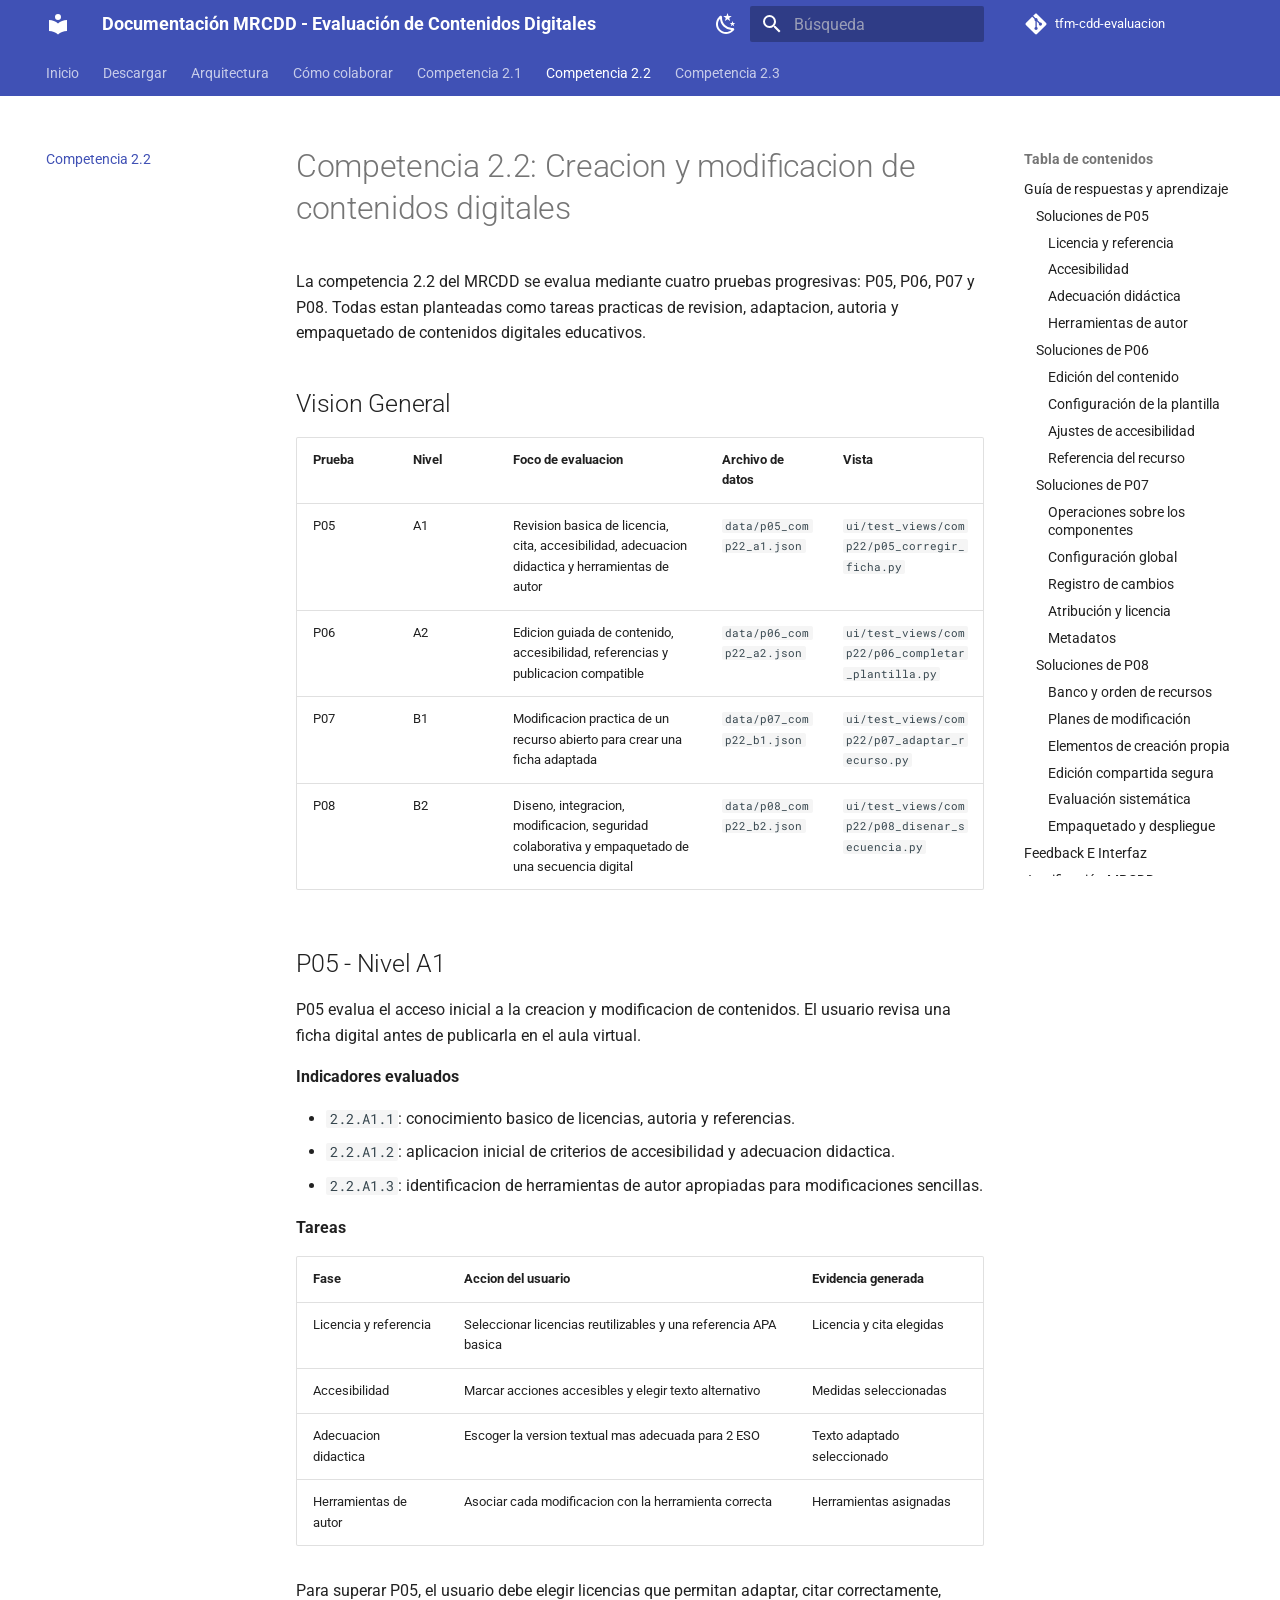
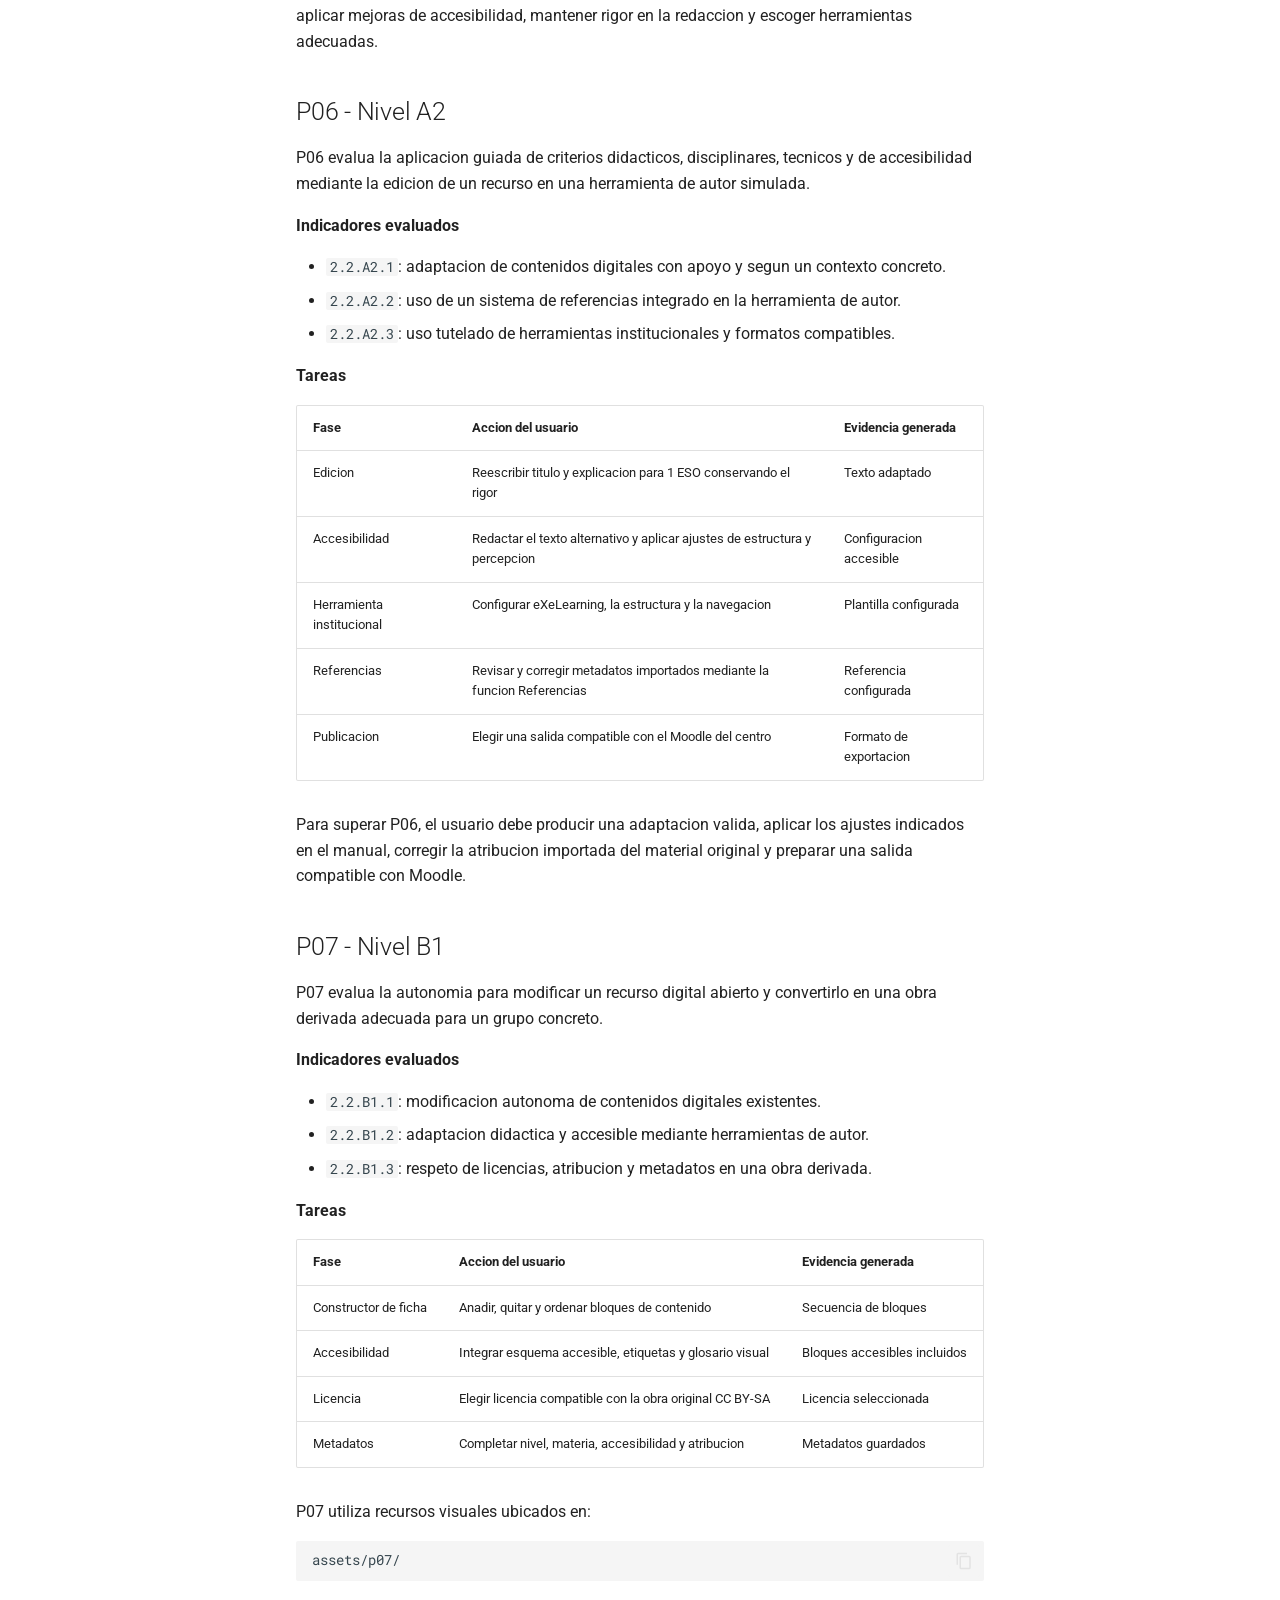
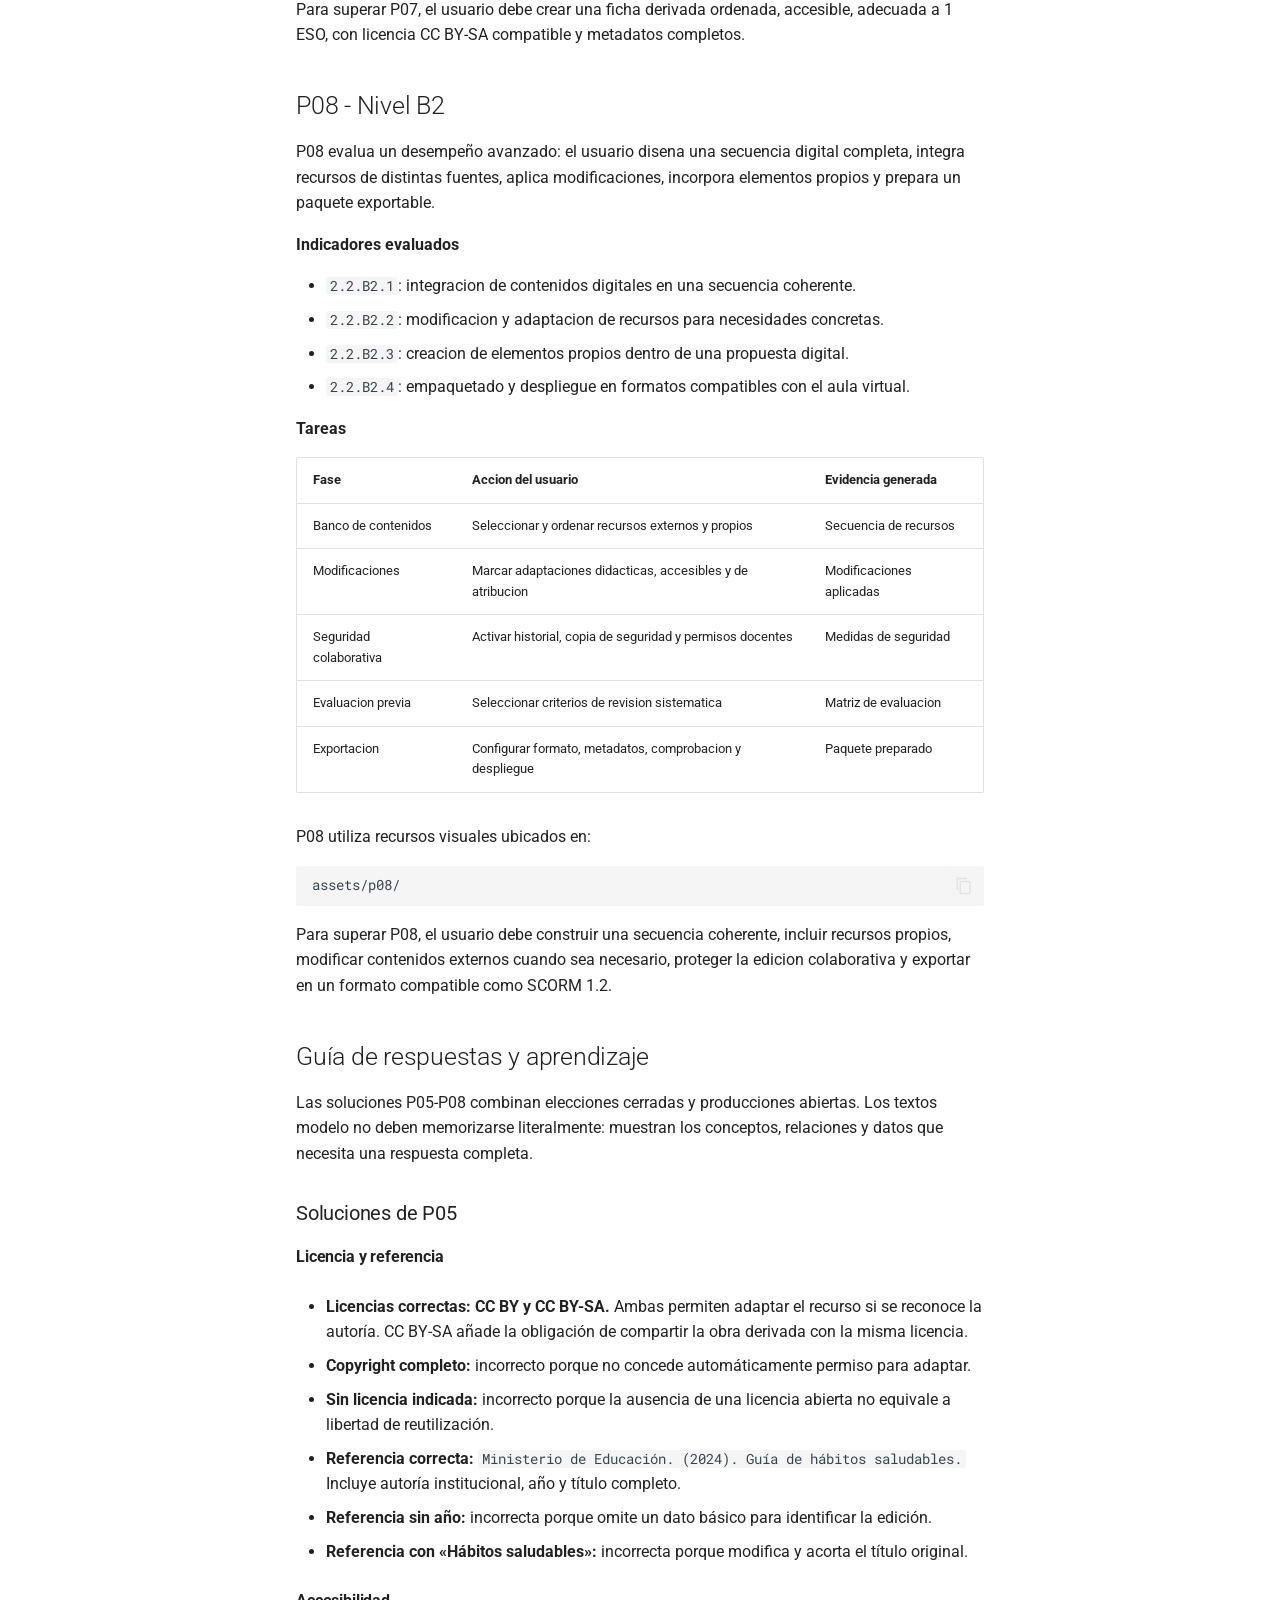
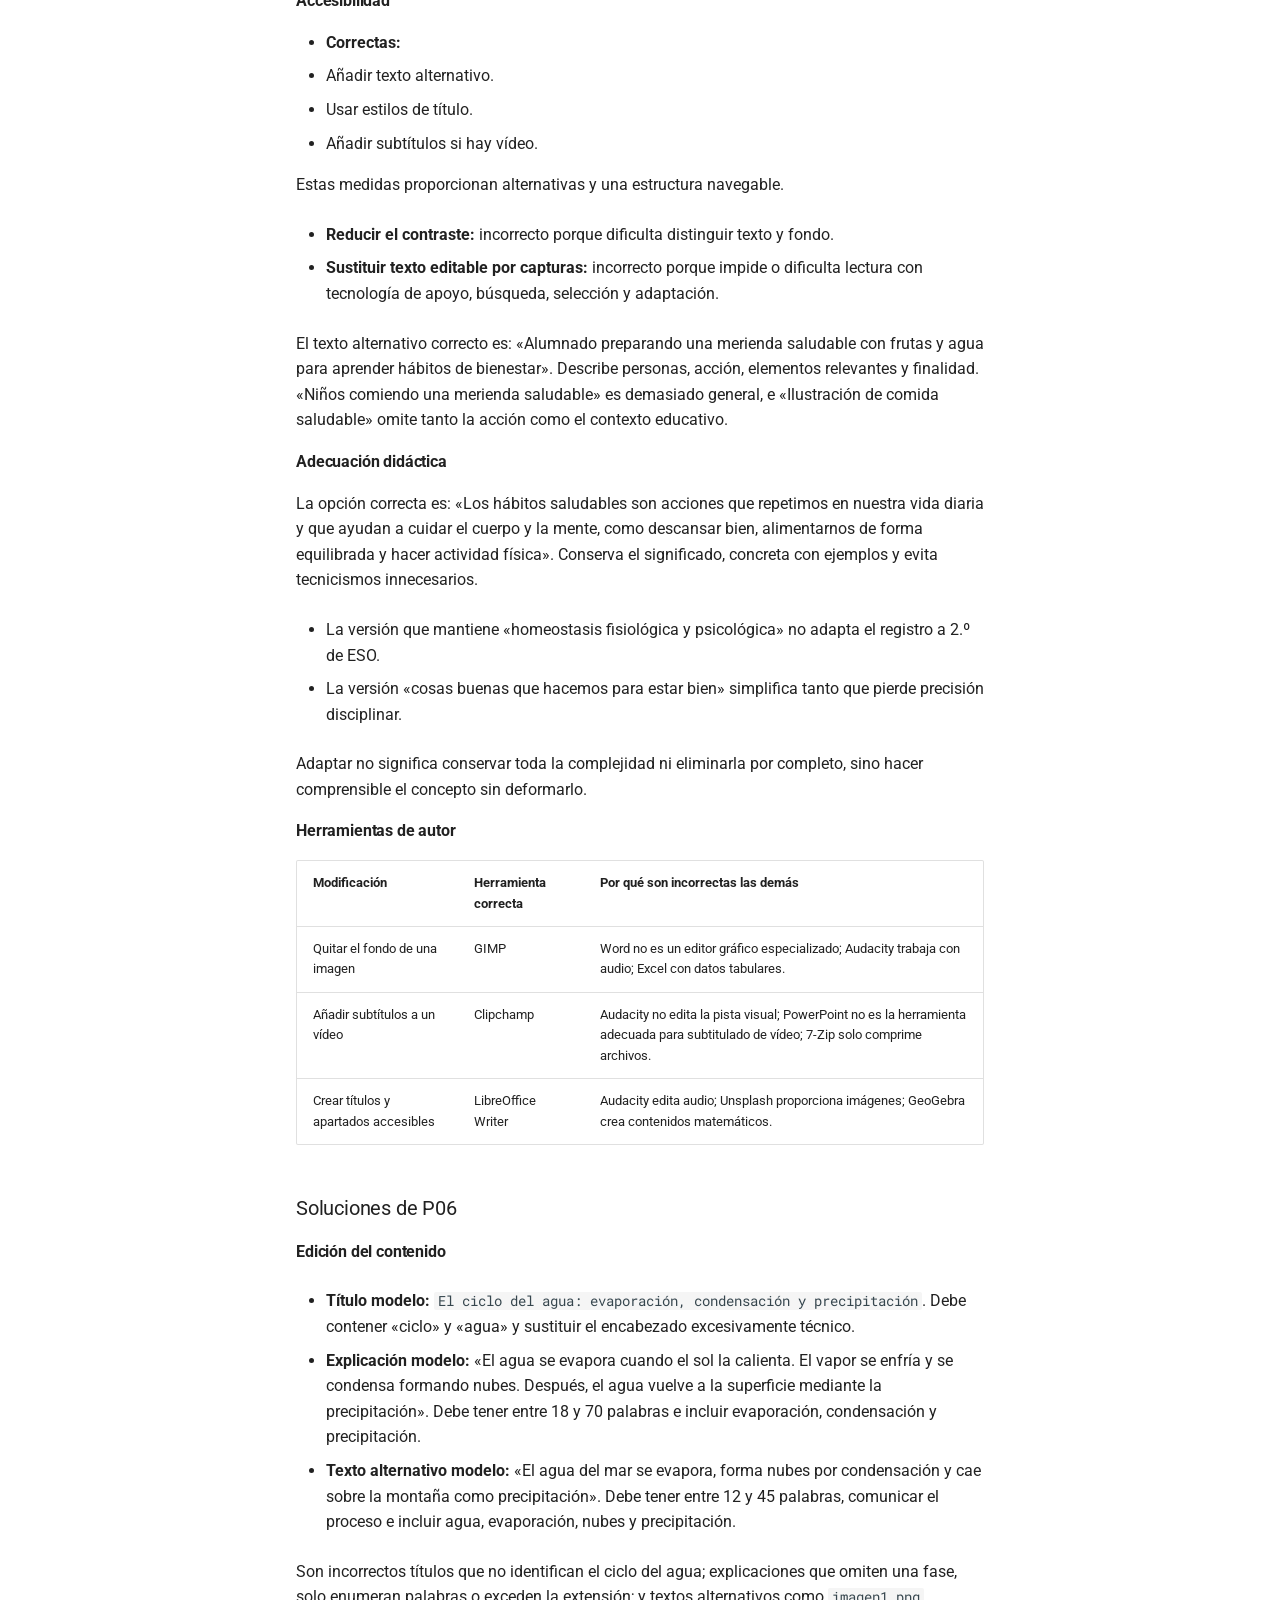
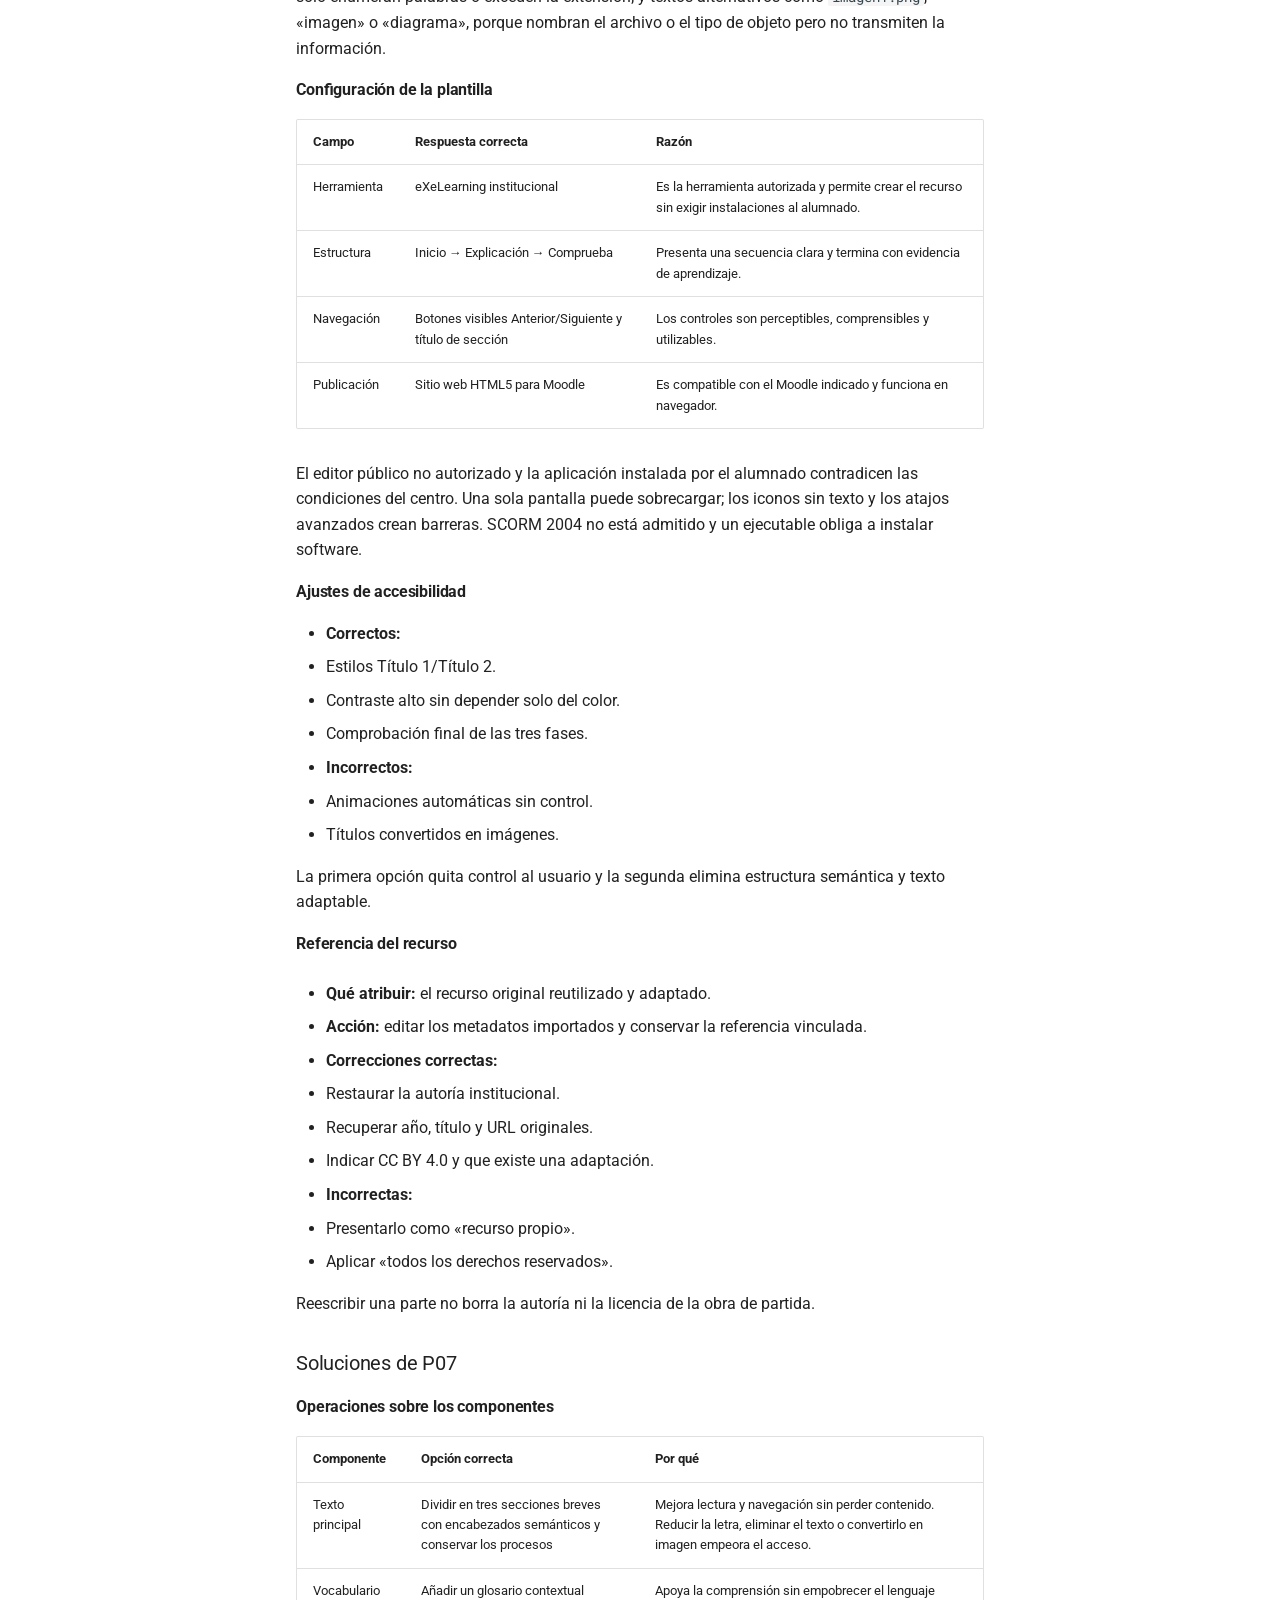
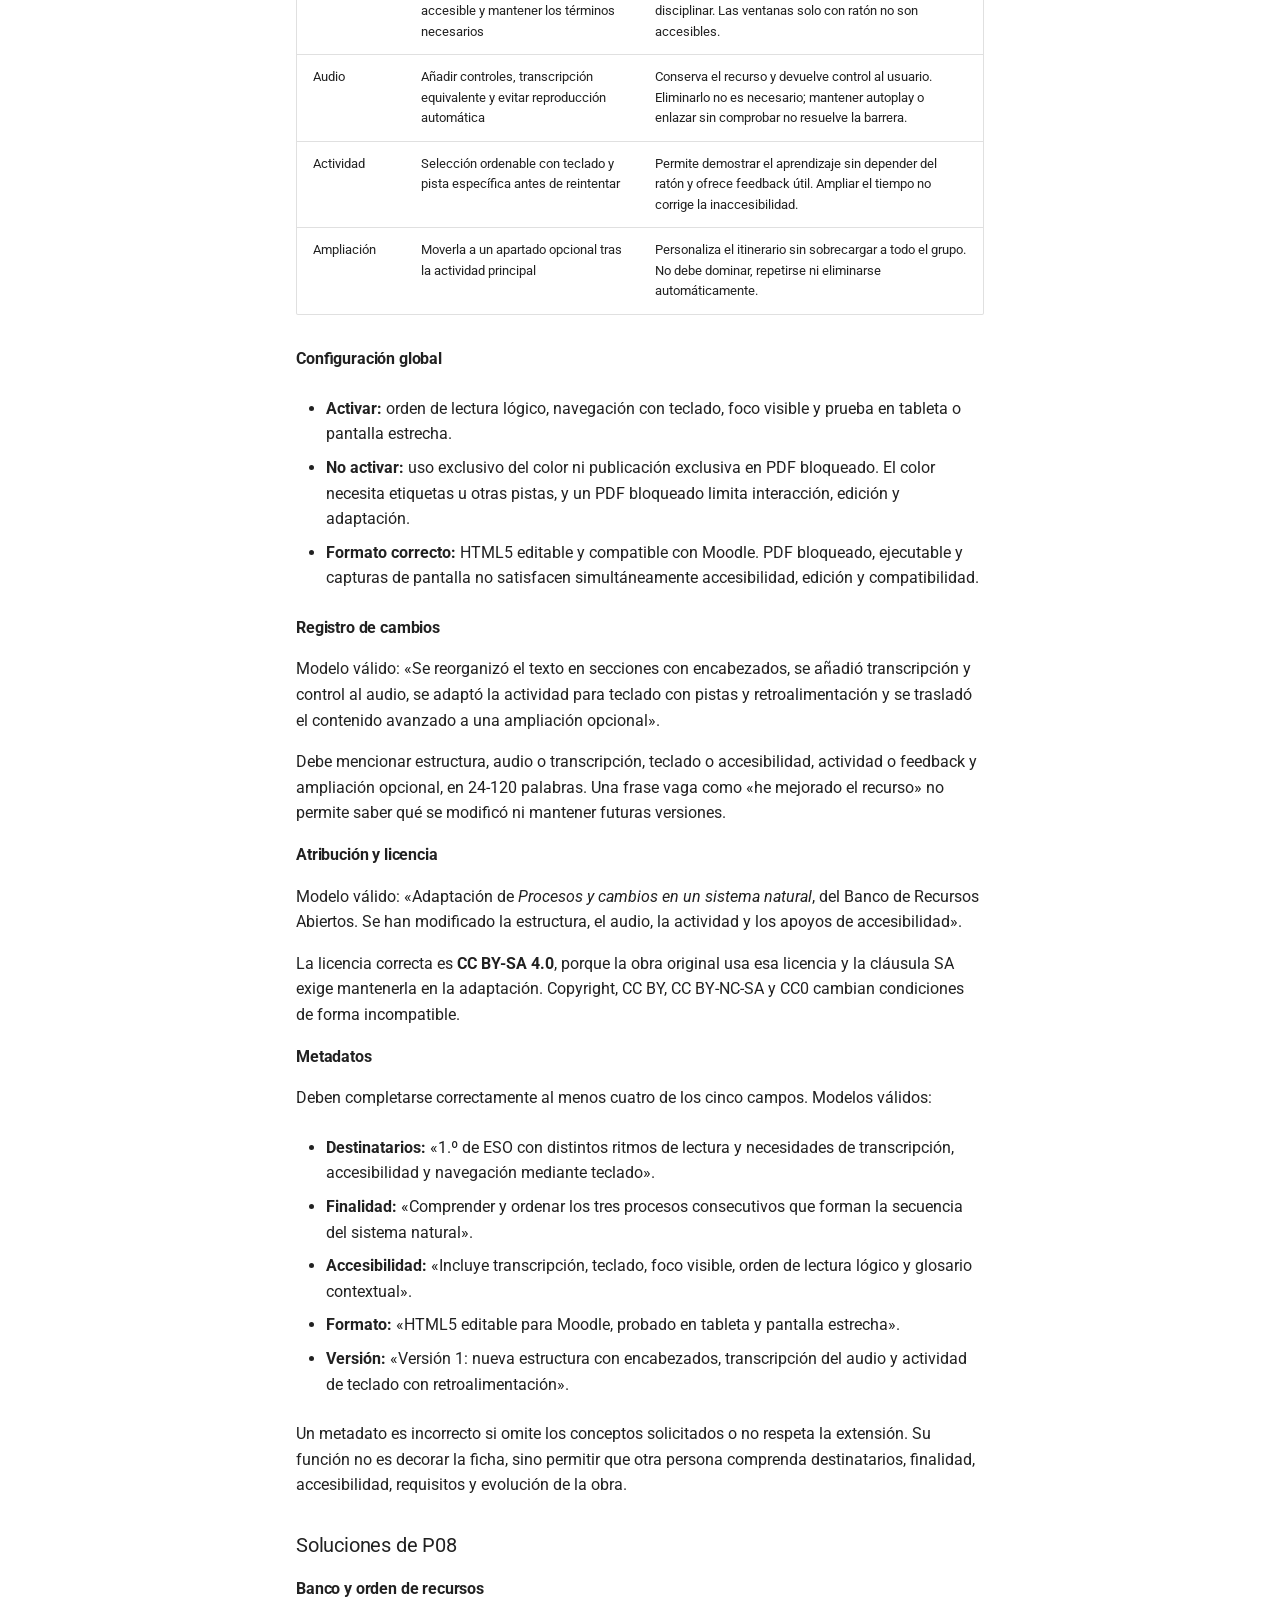
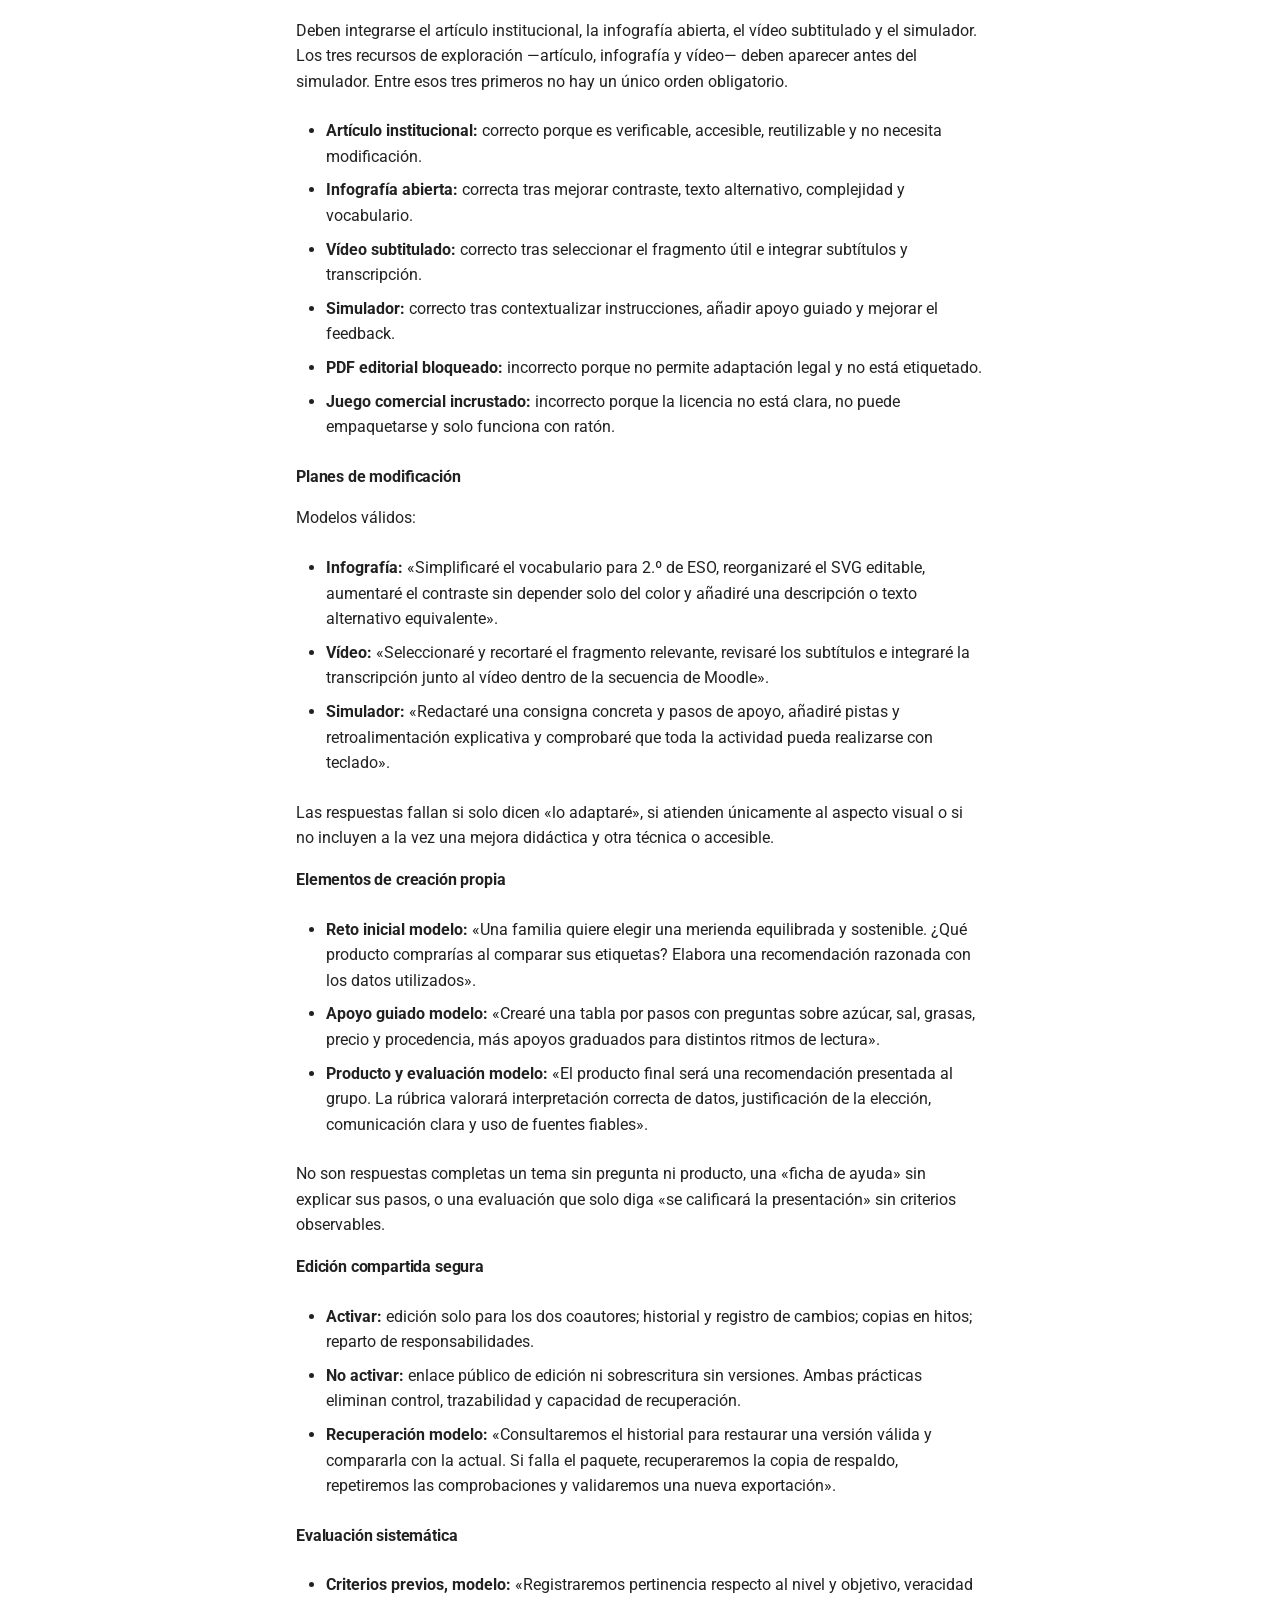
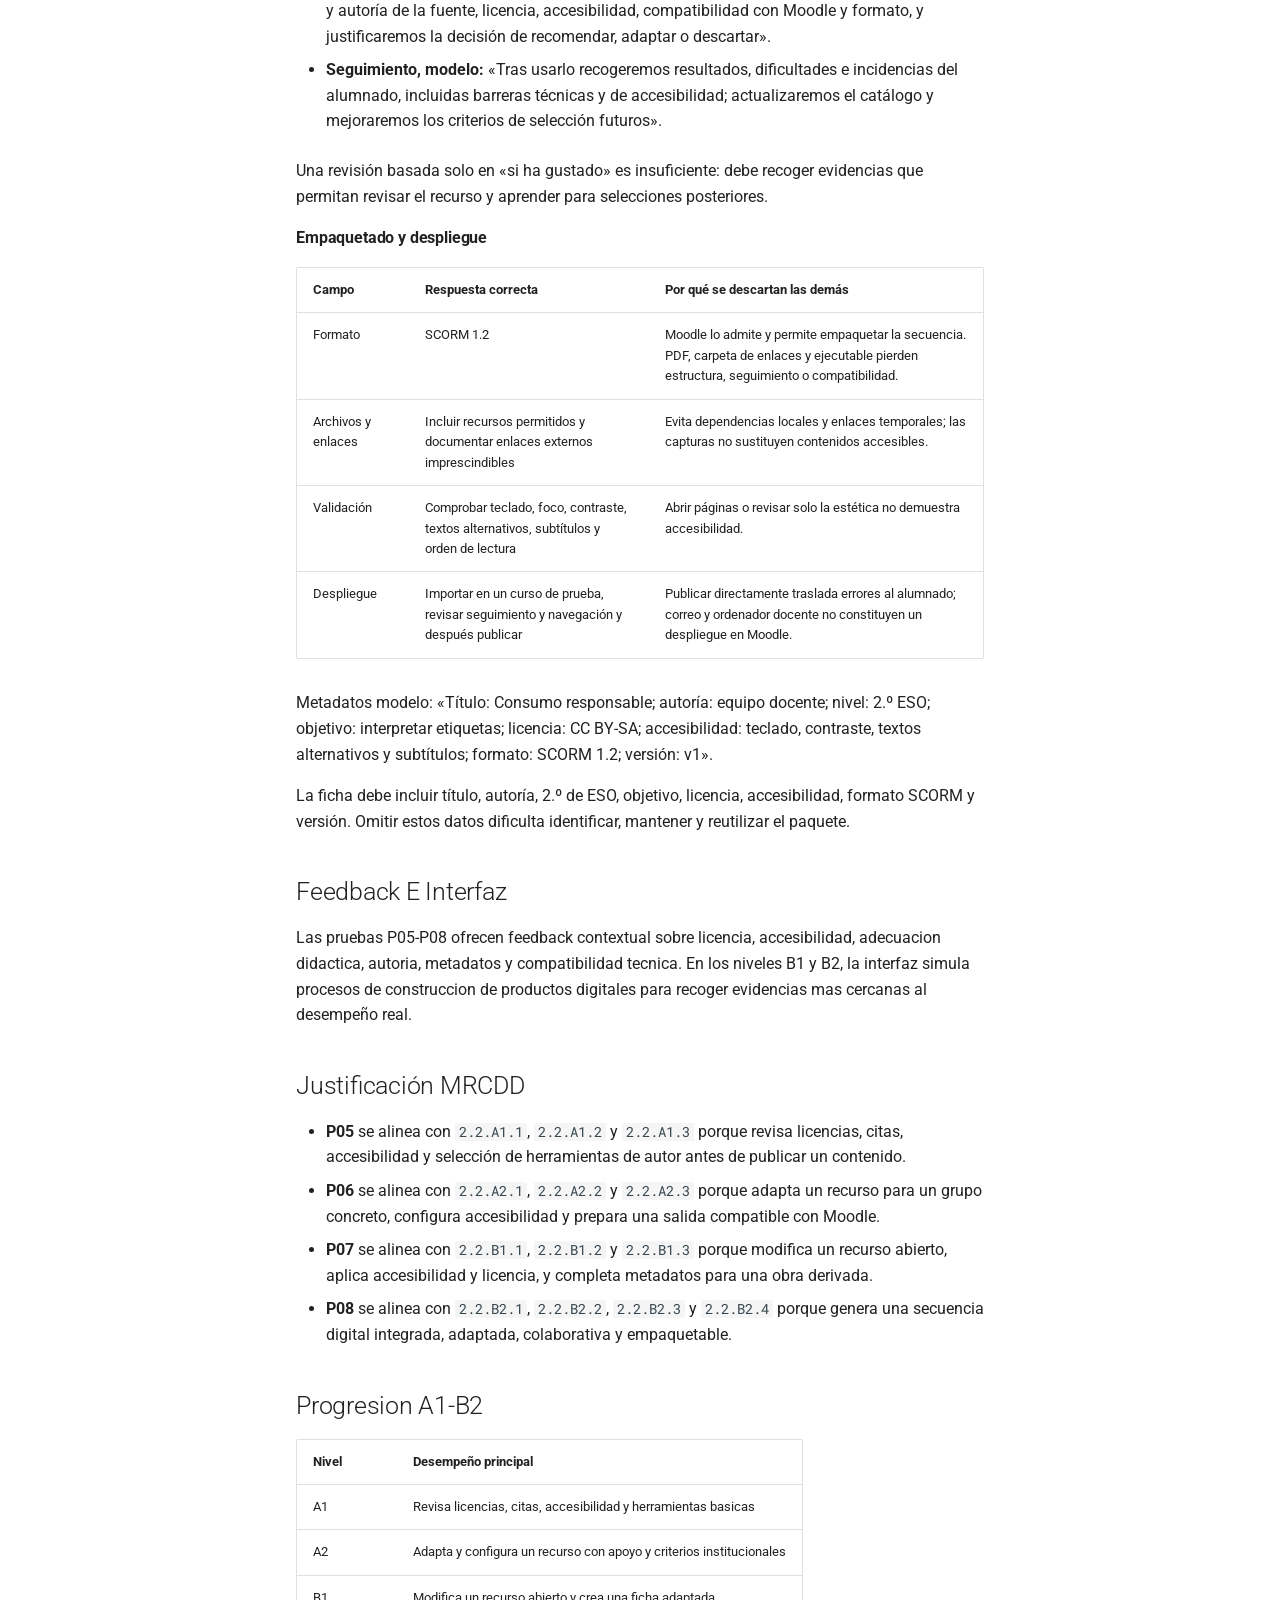
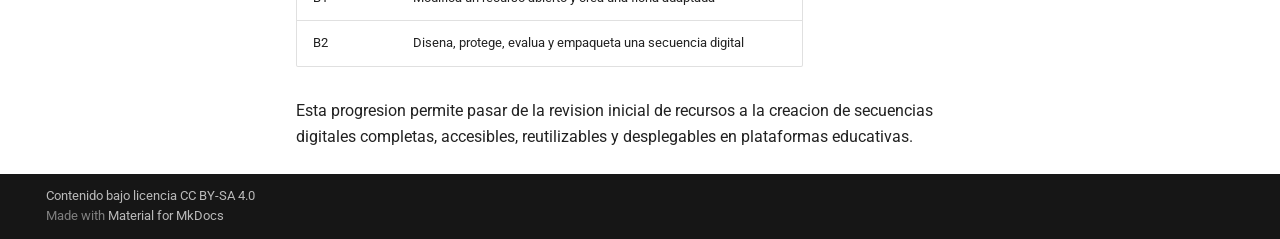
<file: competencia-22/index.html>
<!doctype html>
<html lang="es" class="no-js">
  <head>
    
      <meta charset="utf-8">
      <meta name="viewport" content="width=device-width,initial-scale=1">
      
        <meta name="description" content="Documentación técnica y pedagógica de la aplicación de evaluación de la competencia digital docente en el Área 2 del MRCDD.">
      
      
        <meta name="author" content="Gonzalo Vega Pérez">
      
      
        <link rel="canonical" href="https://gonvga.github.io/tfm-cdd-evaluacion/competencia-22/">
      
      
        <link rel="prev" href="../competencia-21/">
      
      
        <link rel="next" href="../competencia-23/">
      
      
        
      
      
      <link rel="icon" href="../assets/images/favicon.png">
      <meta name="generator" content="mkdocs-1.6.1, mkdocs-material-9.7.6">
    
    
      
        <title>Competencia 2.2 - Documentación MRCDD - Evaluación de Contenidos Digitales</title>
      
    
    
      <link rel="stylesheet" href="../assets/stylesheets/main.484c7ddc.min.css">
      
        
        <link rel="stylesheet" href="../assets/stylesheets/palette.ab4e12ef.min.css">
      
      


    
    
      
    
    
      
        
        
        <link rel="preconnect" href="https://fonts.gstatic.com" crossorigin>
        <link rel="stylesheet" href="https://fonts.googleapis.com/css?family=Roboto:300,300i,400,400i,700,700i%7CRoboto+Mono:400,400i,700,700i&display=fallback">
        <style>:root{--md-text-font:"Roboto";--md-code-font:"Roboto Mono"}</style>
      
    
    
      <link rel="stylesheet" href="../stylesheets/extra.css">
    
    <script>__md_scope=new URL("..",location),__md_hash=e=>[...e].reduce(((e,_)=>(e<<5)-e+_.charCodeAt(0)),0),__md_get=(e,_=localStorage,t=__md_scope)=>JSON.parse(_.getItem(t.pathname+"."+e)),__md_set=(e,_,t=localStorage,a=__md_scope)=>{try{t.setItem(a.pathname+"."+e,JSON.stringify(_))}catch(e){}}</script>
    
      

    
    
  </head>
  
  
    
    
      
    
    
    
    
    <body dir="ltr" data-md-color-scheme="default" data-md-color-primary="indigo" data-md-color-accent="blue">
  
    
    <input class="md-toggle" data-md-toggle="drawer" type="checkbox" id="__drawer" autocomplete="off">
    <input class="md-toggle" data-md-toggle="search" type="checkbox" id="__search" autocomplete="off">
    <label class="md-overlay" for="__drawer"></label>
    <div data-md-component="skip">
      
        
        <a href="#competencia-22-creacion-y-modificacion-de-contenidos-digitales" class="md-skip">
          Saltar a contenido
        </a>
      
    </div>
    <div data-md-component="announce">
      
    </div>
    
    
      

<header class="md-header" data-md-component="header">
  <nav class="md-header__inner md-grid" aria-label="Cabecera">
    <a href=".." title="Documentación MRCDD - Evaluación de Contenidos Digitales" class="md-header__button md-logo" aria-label="Documentación MRCDD - Evaluación de Contenidos Digitales" data-md-component="logo">
      
  
  <svg xmlns="http://www.w3.org/2000/svg" viewBox="0 0 24 24"><path d="M12 8a3 3 0 0 0 3-3 3 3 0 0 0-3-3 3 3 0 0 0-3 3 3 3 0 0 0 3 3m0 3.54C9.64 9.35 6.5 8 3 8v11c3.5 0 6.64 1.35 9 3.54 2.36-2.19 5.5-3.54 9-3.54V8c-3.5 0-6.64 1.35-9 3.54"/></svg>

    </a>
    <label class="md-header__button md-icon" for="__drawer">
      
      <svg xmlns="http://www.w3.org/2000/svg" viewBox="0 0 24 24"><path d="M3 6h18v2H3zm0 5h18v2H3zm0 5h18v2H3z"/></svg>
    </label>
    <div class="md-header__title" data-md-component="header-title">
      <div class="md-header__ellipsis">
        <div class="md-header__topic">
          <span class="md-ellipsis">
            Documentación MRCDD - Evaluación de Contenidos Digitales
          </span>
        </div>
        <div class="md-header__topic" data-md-component="header-topic">
          <span class="md-ellipsis">
            
              Competencia 2.2
            
          </span>
        </div>
      </div>
    </div>
    
      
        <form class="md-header__option" data-md-component="palette">
  
    
    
    
    <input class="md-option" data-md-color-media="" data-md-color-scheme="default" data-md-color-primary="indigo" data-md-color-accent="blue"  aria-label="Cambiar a modo oscuro"  type="radio" name="__palette" id="__palette_0">
    
      <label class="md-header__button md-icon" title="Cambiar a modo oscuro" for="__palette_1" hidden>
        <svg xmlns="http://www.w3.org/2000/svg" viewBox="0 0 24 24"><path d="m17.75 4.09-2.53 1.94.91 3.06-2.63-1.81-2.63 1.81.91-3.06-2.53-1.94L12.44 4l1.06-3 1.06 3zm3.5 6.91-1.64 1.25.59 1.98-1.7-1.17-1.7 1.17.59-1.98L15.75 11l2.06-.05L18.5 9l.69 1.95zm-2.28 4.95c.83-.08 1.72 1.1 1.19 1.85-.32.45-.66.87-1.08 1.27C15.17 23 8.84 23 4.94 19.07c-3.91-3.9-3.91-10.24 0-14.14.4-.4.82-.76 1.27-1.08.75-.53 1.93.36 1.85 1.19-.27 2.86.69 5.83 2.89 8.02a9.96 9.96 0 0 0 8.02 2.89m-1.64 2.02a12.08 12.08 0 0 1-7.8-3.47c-2.17-2.19-3.33-5-3.49-7.82-2.81 3.14-2.7 7.96.31 10.98 3.02 3.01 7.84 3.12 10.98.31"/></svg>
      </label>
    
  
    
    
    
    <input class="md-option" data-md-color-media="" data-md-color-scheme="slate" data-md-color-primary="indigo" data-md-color-accent="blue"  aria-label="Cambiar a modo claro"  type="radio" name="__palette" id="__palette_1">
    
      <label class="md-header__button md-icon" title="Cambiar a modo claro" for="__palette_0" hidden>
        <svg xmlns="http://www.w3.org/2000/svg" viewBox="0 0 24 24"><path d="M12 7a5 5 0 0 1 5 5 5 5 0 0 1-5 5 5 5 0 0 1-5-5 5 5 0 0 1 5-5m0 2a3 3 0 0 0-3 3 3 3 0 0 0 3 3 3 3 0 0 0 3-3 3 3 0 0 0-3-3m0-7 2.39 3.42C13.65 5.15 12.84 5 12 5s-1.65.15-2.39.42zM3.34 7l4.16-.35A7.2 7.2 0 0 0 5.94 8.5c-.44.74-.69 1.5-.83 2.29zm.02 10 1.76-3.77a7.131 7.131 0 0 0 2.38 4.14zM20.65 7l-1.77 3.79a7.02 7.02 0 0 0-2.38-4.15zm-.01 10-4.14.36c.59-.51 1.12-1.14 1.54-1.86.42-.73.69-1.5.83-2.29zM12 22l-2.41-3.44c.74.27 1.55.44 2.41.44.82 0 1.63-.17 2.37-.44z"/></svg>
      </label>
    
  
</form>
      
    
    
      <script>var palette=__md_get("__palette");if(palette&&palette.color){if("(prefers-color-scheme)"===palette.color.media){var media=matchMedia("(prefers-color-scheme: light)"),input=document.querySelector(media.matches?"[data-md-color-media='(prefers-color-scheme: light)']":"[data-md-color-media='(prefers-color-scheme: dark)']");palette.color.media=input.getAttribute("data-md-color-media"),palette.color.scheme=input.getAttribute("data-md-color-scheme"),palette.color.primary=input.getAttribute("data-md-color-primary"),palette.color.accent=input.getAttribute("data-md-color-accent")}for(var[key,value]of Object.entries(palette.color))document.body.setAttribute("data-md-color-"+key,value)}</script>
    
    
    
      
      
        <label class="md-header__button md-icon" for="__search">
          
          <svg xmlns="http://www.w3.org/2000/svg" viewBox="0 0 24 24"><path d="M9.5 3A6.5 6.5 0 0 1 16 9.5c0 1.61-.59 3.09-1.56 4.23l.27.27h.79l5 5-1.5 1.5-5-5v-.79l-.27-.27A6.52 6.52 0 0 1 9.5 16 6.5 6.5 0 0 1 3 9.5 6.5 6.5 0 0 1 9.5 3m0 2C7 5 5 7 5 9.5S7 14 9.5 14 14 12 14 9.5 12 5 9.5 5"/></svg>
        </label>
        <div class="md-search" data-md-component="search" role="dialog">
  <label class="md-search__overlay" for="__search"></label>
  <div class="md-search__inner" role="search">
    <form class="md-search__form" name="search">
      <input type="text" class="md-search__input" name="query" aria-label="Búsqueda" placeholder="Búsqueda" autocapitalize="off" autocorrect="off" autocomplete="off" spellcheck="false" data-md-component="search-query" required>
      <label class="md-search__icon md-icon" for="__search">
        
        <svg xmlns="http://www.w3.org/2000/svg" viewBox="0 0 24 24"><path d="M9.5 3A6.5 6.5 0 0 1 16 9.5c0 1.61-.59 3.09-1.56 4.23l.27.27h.79l5 5-1.5 1.5-5-5v-.79l-.27-.27A6.52 6.52 0 0 1 9.5 16 6.5 6.5 0 0 1 3 9.5 6.5 6.5 0 0 1 9.5 3m0 2C7 5 5 7 5 9.5S7 14 9.5 14 14 12 14 9.5 12 5 9.5 5"/></svg>
        
        <svg xmlns="http://www.w3.org/2000/svg" viewBox="0 0 24 24"><path d="M20 11v2H8l5.5 5.5-1.42 1.42L4.16 12l7.92-7.92L13.5 5.5 8 11z"/></svg>
      </label>
      <nav class="md-search__options" aria-label="Buscar">
        
        <button type="reset" class="md-search__icon md-icon" title="Limpiar" aria-label="Limpiar" tabindex="-1">
          
          <svg xmlns="http://www.w3.org/2000/svg" viewBox="0 0 24 24"><path d="M19 6.41 17.59 5 12 10.59 6.41 5 5 6.41 10.59 12 5 17.59 6.41 19 12 13.41 17.59 19 19 17.59 13.41 12z"/></svg>
        </button>
      </nav>
      
        <div class="md-search__suggest" data-md-component="search-suggest"></div>
      
    </form>
    <div class="md-search__output">
      <div class="md-search__scrollwrap" tabindex="0" data-md-scrollfix>
        <div class="md-search-result" data-md-component="search-result">
          <div class="md-search-result__meta">
            Inicializando búsqueda
          </div>
          <ol class="md-search-result__list" role="presentation"></ol>
        </div>
      </div>
    </div>
  </div>
</div>
      
    
    
      <div class="md-header__source">
        <a href="https://github.com/gonvga/tfm-cdd-evaluacion" title="Ir al repositorio" class="md-source" data-md-component="source">
  <div class="md-source__icon md-icon">
    
    <svg xmlns="http://www.w3.org/2000/svg" viewBox="0 0 448 512"><!--! Font Awesome Free 7.1.0 by @fontawesome - https://fontawesome.com License - https://fontawesome.com/license/free (Icons: CC BY 4.0, Fonts: SIL OFL 1.1, Code: MIT License) Copyright 2025 Fonticons, Inc.--><path d="M439.6 236.1 244 40.5c-5.4-5.5-12.8-8.5-20.4-8.5s-15 3-20.4 8.4L162.5 81l51.5 51.5c27.1-9.1 52.7 16.8 43.4 43.7l49.7 49.7c34.2-11.8 61.2 31 35.5 56.7-26.5 26.5-70.2-2.9-56-37.3L240.3 199v121.9c25.3 12.5 22.3 41.8 9.1 55-6.4 6.4-15.2 10.1-24.3 10.1s-17.8-3.6-24.3-10.1c-17.6-17.6-11.1-46.9 11.2-56v-123c-20.8-8.5-24.6-30.7-18.6-45L142.6 101 8.5 235.1C3 240.6 0 247.9 0 255.5s3 15 8.5 20.4l195.6 195.7c5.4 5.4 12.7 8.4 20.4 8.4s15-3 20.4-8.4l194.7-194.7c5.4-5.4 8.4-12.8 8.4-20.4s-3-15-8.4-20.4"/></svg>
  </div>
  <div class="md-source__repository">
    tfm-cdd-evaluacion
  </div>
</a>
      </div>
    
  </nav>
  
</header>
    
    <div class="md-container" data-md-component="container">
      
      
        
          
            
<nav class="md-tabs" aria-label="Pestañas" data-md-component="tabs">
  <div class="md-grid">
    <ul class="md-tabs__list">
      
        
  
  
  
  
    <li class="md-tabs__item">
      <a href=".." class="md-tabs__link">
        
  
  
    
  
  Inicio

      </a>
    </li>
  

      
        
  
  
  
  
    <li class="md-tabs__item">
      <a href="../instalacion/" class="md-tabs__link">
        
  
  
    
  
  Descargar

      </a>
    </li>
  

      
        
  
  
  
  
    <li class="md-tabs__item">
      <a href="../arquitectura/" class="md-tabs__link">
        
  
  
    
  
  Arquitectura

      </a>
    </li>
  

      
        
  
  
  
  
    <li class="md-tabs__item">
      <a href="../desarrollo-pruebas/" class="md-tabs__link">
        
  
  
    
  
  Cómo colaborar

      </a>
    </li>
  

      
        
  
  
  
  
    <li class="md-tabs__item">
      <a href="../competencia-21/" class="md-tabs__link">
        
  
  
    
  
  Competencia 2.1

      </a>
    </li>
  

      
        
  
  
  
    
  
  
    <li class="md-tabs__item md-tabs__item--active">
      <a href="./" class="md-tabs__link">
        
  
  
    
  
  Competencia 2.2

      </a>
    </li>
  

      
        
  
  
  
  
    <li class="md-tabs__item">
      <a href="../competencia-23/" class="md-tabs__link">
        
  
  
    
  
  Competencia 2.3

      </a>
    </li>
  

      
    </ul>
  </div>
</nav>
          
        
      
      <main class="md-main" data-md-component="main">
        <div class="md-main__inner md-grid">
          
            
              
              <div class="md-sidebar md-sidebar--primary" data-md-component="sidebar" data-md-type="navigation" >
                <div class="md-sidebar__scrollwrap">
                  <div class="md-sidebar__inner">
                    


  


<nav class="md-nav md-nav--primary md-nav--lifted" aria-label="Navegación" data-md-level="0">
  <label class="md-nav__title" for="__drawer">
    <a href=".." title="Documentación MRCDD - Evaluación de Contenidos Digitales" class="md-nav__button md-logo" aria-label="Documentación MRCDD - Evaluación de Contenidos Digitales" data-md-component="logo">
      
  
  <svg xmlns="http://www.w3.org/2000/svg" viewBox="0 0 24 24"><path d="M12 8a3 3 0 0 0 3-3 3 3 0 0 0-3-3 3 3 0 0 0-3 3 3 3 0 0 0 3 3m0 3.54C9.64 9.35 6.5 8 3 8v11c3.5 0 6.64 1.35 9 3.54 2.36-2.19 5.5-3.54 9-3.54V8c-3.5 0-6.64 1.35-9 3.54"/></svg>

    </a>
    Documentación MRCDD - Evaluación de Contenidos Digitales
  </label>
  
    <div class="md-nav__source">
      <a href="https://github.com/gonvga/tfm-cdd-evaluacion" title="Ir al repositorio" class="md-source" data-md-component="source">
  <div class="md-source__icon md-icon">
    
    <svg xmlns="http://www.w3.org/2000/svg" viewBox="0 0 448 512"><!--! Font Awesome Free 7.1.0 by @fontawesome - https://fontawesome.com License - https://fontawesome.com/license/free (Icons: CC BY 4.0, Fonts: SIL OFL 1.1, Code: MIT License) Copyright 2025 Fonticons, Inc.--><path d="M439.6 236.1 244 40.5c-5.4-5.5-12.8-8.5-20.4-8.5s-15 3-20.4 8.4L162.5 81l51.5 51.5c27.1-9.1 52.7 16.8 43.4 43.7l49.7 49.7c34.2-11.8 61.2 31 35.5 56.7-26.5 26.5-70.2-2.9-56-37.3L240.3 199v121.9c25.3 12.5 22.3 41.8 9.1 55-6.4 6.4-15.2 10.1-24.3 10.1s-17.8-3.6-24.3-10.1c-17.6-17.6-11.1-46.9 11.2-56v-123c-20.8-8.5-24.6-30.7-18.6-45L142.6 101 8.5 235.1C3 240.6 0 247.9 0 255.5s3 15 8.5 20.4l195.6 195.7c5.4 5.4 12.7 8.4 20.4 8.4s15-3 20.4-8.4l194.7-194.7c5.4-5.4 8.4-12.8 8.4-20.4s-3-15-8.4-20.4"/></svg>
  </div>
  <div class="md-source__repository">
    tfm-cdd-evaluacion
  </div>
</a>
    </div>
  
  <ul class="md-nav__list" data-md-scrollfix>
    
      
      
  
  
  
  
    <li class="md-nav__item">
      <a href=".." class="md-nav__link">
        
  
  
  <span class="md-ellipsis">
    
  
    Inicio
  

    
  </span>
  
  

      </a>
    </li>
  

    
      
      
  
  
  
  
    <li class="md-nav__item">
      <a href="../instalacion/" class="md-nav__link">
        
  
  
  <span class="md-ellipsis">
    
  
    Descargar
  

    
  </span>
  
  

      </a>
    </li>
  

    
      
      
  
  
  
  
    <li class="md-nav__item">
      <a href="../arquitectura/" class="md-nav__link">
        
  
  
  <span class="md-ellipsis">
    
  
    Arquitectura
  

    
  </span>
  
  

      </a>
    </li>
  

    
      
      
  
  
  
  
    <li class="md-nav__item">
      <a href="../desarrollo-pruebas/" class="md-nav__link">
        
  
  
  <span class="md-ellipsis">
    
  
    Cómo colaborar
  

    
  </span>
  
  

      </a>
    </li>
  

    
      
      
  
  
  
  
    <li class="md-nav__item">
      <a href="../competencia-21/" class="md-nav__link">
        
  
  
  <span class="md-ellipsis">
    
  
    Competencia 2.1
  

    
  </span>
  
  

      </a>
    </li>
  

    
      
      
  
  
    
  
  
  
    <li class="md-nav__item md-nav__item--active">
      
      <input class="md-nav__toggle md-toggle" type="checkbox" id="__toc">
      
      
        
      
      
        <label class="md-nav__link md-nav__link--active" for="__toc">
          
  
  
  <span class="md-ellipsis">
    
  
    Competencia 2.2
  

    
  </span>
  
  

          <span class="md-nav__icon md-icon"></span>
        </label>
      
      <a href="./" class="md-nav__link md-nav__link--active">
        
  
  
  <span class="md-ellipsis">
    
  
    Competencia 2.2
  

    
  </span>
  
  

      </a>
      
        

<nav class="md-nav md-nav--secondary" aria-label="Tabla de contenidos">
  
  
  
    
  
  
    <label class="md-nav__title" for="__toc">
      <span class="md-nav__icon md-icon"></span>
      Tabla de contenidos
    </label>
    <ul class="md-nav__list" data-md-component="toc" data-md-scrollfix>
      
        <li class="md-nav__item">
  <a href="#vision-general" class="md-nav__link">
    <span class="md-ellipsis">
      
        Vision General
      
    </span>
  </a>
  
</li>
      
        <li class="md-nav__item">
  <a href="#p05-nivel-a1" class="md-nav__link">
    <span class="md-ellipsis">
      
        P05 - Nivel A1
      
    </span>
  </a>
  
</li>
      
        <li class="md-nav__item">
  <a href="#p06-nivel-a2" class="md-nav__link">
    <span class="md-ellipsis">
      
        P06 - Nivel A2
      
    </span>
  </a>
  
</li>
      
        <li class="md-nav__item">
  <a href="#p07-nivel-b1" class="md-nav__link">
    <span class="md-ellipsis">
      
        P07 - Nivel B1
      
    </span>
  </a>
  
</li>
      
        <li class="md-nav__item">
  <a href="#p08-nivel-b2" class="md-nav__link">
    <span class="md-ellipsis">
      
        P08 - Nivel B2
      
    </span>
  </a>
  
</li>
      
        <li class="md-nav__item">
  <a href="#guia-de-respuestas-y-aprendizaje" class="md-nav__link">
    <span class="md-ellipsis">
      
        Guía de respuestas y aprendizaje
      
    </span>
  </a>
  
    <nav class="md-nav" aria-label="Guía de respuestas y aprendizaje">
      <ul class="md-nav__list">
        
          <li class="md-nav__item">
  <a href="#soluciones-de-p05" class="md-nav__link">
    <span class="md-ellipsis">
      
        Soluciones de P05
      
    </span>
  </a>
  
    <nav class="md-nav" aria-label="Soluciones de P05">
      <ul class="md-nav__list">
        
          <li class="md-nav__item">
  <a href="#licencia-y-referencia" class="md-nav__link">
    <span class="md-ellipsis">
      
        Licencia y referencia
      
    </span>
  </a>
  
</li>
        
          <li class="md-nav__item">
  <a href="#accesibilidad" class="md-nav__link">
    <span class="md-ellipsis">
      
        Accesibilidad
      
    </span>
  </a>
  
</li>
        
          <li class="md-nav__item">
  <a href="#adecuacion-didactica" class="md-nav__link">
    <span class="md-ellipsis">
      
        Adecuación didáctica
      
    </span>
  </a>
  
</li>
        
          <li class="md-nav__item">
  <a href="#herramientas-de-autor" class="md-nav__link">
    <span class="md-ellipsis">
      
        Herramientas de autor
      
    </span>
  </a>
  
</li>
        
      </ul>
    </nav>
  
</li>
        
          <li class="md-nav__item">
  <a href="#soluciones-de-p06" class="md-nav__link">
    <span class="md-ellipsis">
      
        Soluciones de P06
      
    </span>
  </a>
  
    <nav class="md-nav" aria-label="Soluciones de P06">
      <ul class="md-nav__list">
        
          <li class="md-nav__item">
  <a href="#edicion-del-contenido" class="md-nav__link">
    <span class="md-ellipsis">
      
        Edición del contenido
      
    </span>
  </a>
  
</li>
        
          <li class="md-nav__item">
  <a href="#configuracion-de-la-plantilla" class="md-nav__link">
    <span class="md-ellipsis">
      
        Configuración de la plantilla
      
    </span>
  </a>
  
</li>
        
          <li class="md-nav__item">
  <a href="#ajustes-de-accesibilidad" class="md-nav__link">
    <span class="md-ellipsis">
      
        Ajustes de accesibilidad
      
    </span>
  </a>
  
</li>
        
          <li class="md-nav__item">
  <a href="#referencia-del-recurso" class="md-nav__link">
    <span class="md-ellipsis">
      
        Referencia del recurso
      
    </span>
  </a>
  
</li>
        
      </ul>
    </nav>
  
</li>
        
          <li class="md-nav__item">
  <a href="#soluciones-de-p07" class="md-nav__link">
    <span class="md-ellipsis">
      
        Soluciones de P07
      
    </span>
  </a>
  
    <nav class="md-nav" aria-label="Soluciones de P07">
      <ul class="md-nav__list">
        
          <li class="md-nav__item">
  <a href="#operaciones-sobre-los-componentes" class="md-nav__link">
    <span class="md-ellipsis">
      
        Operaciones sobre los componentes
      
    </span>
  </a>
  
</li>
        
          <li class="md-nav__item">
  <a href="#configuracion-global" class="md-nav__link">
    <span class="md-ellipsis">
      
        Configuración global
      
    </span>
  </a>
  
</li>
        
          <li class="md-nav__item">
  <a href="#registro-de-cambios" class="md-nav__link">
    <span class="md-ellipsis">
      
        Registro de cambios
      
    </span>
  </a>
  
</li>
        
          <li class="md-nav__item">
  <a href="#atribucion-y-licencia" class="md-nav__link">
    <span class="md-ellipsis">
      
        Atribución y licencia
      
    </span>
  </a>
  
</li>
        
          <li class="md-nav__item">
  <a href="#metadatos" class="md-nav__link">
    <span class="md-ellipsis">
      
        Metadatos
      
    </span>
  </a>
  
</li>
        
      </ul>
    </nav>
  
</li>
        
          <li class="md-nav__item">
  <a href="#soluciones-de-p08" class="md-nav__link">
    <span class="md-ellipsis">
      
        Soluciones de P08
      
    </span>
  </a>
  
    <nav class="md-nav" aria-label="Soluciones de P08">
      <ul class="md-nav__list">
        
          <li class="md-nav__item">
  <a href="#banco-y-orden-de-recursos" class="md-nav__link">
    <span class="md-ellipsis">
      
        Banco y orden de recursos
      
    </span>
  </a>
  
</li>
        
          <li class="md-nav__item">
  <a href="#planes-de-modificacion" class="md-nav__link">
    <span class="md-ellipsis">
      
        Planes de modificación
      
    </span>
  </a>
  
</li>
        
          <li class="md-nav__item">
  <a href="#elementos-de-creacion-propia" class="md-nav__link">
    <span class="md-ellipsis">
      
        Elementos de creación propia
      
    </span>
  </a>
  
</li>
        
          <li class="md-nav__item">
  <a href="#edicion-compartida-segura" class="md-nav__link">
    <span class="md-ellipsis">
      
        Edición compartida segura
      
    </span>
  </a>
  
</li>
        
          <li class="md-nav__item">
  <a href="#evaluacion-sistematica" class="md-nav__link">
    <span class="md-ellipsis">
      
        Evaluación sistemática
      
    </span>
  </a>
  
</li>
        
          <li class="md-nav__item">
  <a href="#empaquetado-y-despliegue" class="md-nav__link">
    <span class="md-ellipsis">
      
        Empaquetado y despliegue
      
    </span>
  </a>
  
</li>
        
      </ul>
    </nav>
  
</li>
        
      </ul>
    </nav>
  
</li>
      
        <li class="md-nav__item">
  <a href="#feedback-e-interfaz" class="md-nav__link">
    <span class="md-ellipsis">
      
        Feedback E Interfaz
      
    </span>
  </a>
  
</li>
      
        <li class="md-nav__item">
  <a href="#justificacion-mrcdd" class="md-nav__link">
    <span class="md-ellipsis">
      
        Justificación MRCDD
      
    </span>
  </a>
  
</li>
      
        <li class="md-nav__item">
  <a href="#progresion-a1-b2" class="md-nav__link">
    <span class="md-ellipsis">
      
        Progresion A1-B2
      
    </span>
  </a>
  
</li>
      
    </ul>
  
</nav>
      
    </li>
  

    
      
      
  
  
  
  
    <li class="md-nav__item">
      <a href="../competencia-23/" class="md-nav__link">
        
  
  
  <span class="md-ellipsis">
    
  
    Competencia 2.3
  

    
  </span>
  
  

      </a>
    </li>
  

    
  </ul>
</nav>
                  </div>
                </div>
              </div>
            
            
              
              <div class="md-sidebar md-sidebar--secondary" data-md-component="sidebar" data-md-type="toc" >
                <div class="md-sidebar__scrollwrap">
                  <div class="md-sidebar__inner">
                    

<nav class="md-nav md-nav--secondary" aria-label="Tabla de contenidos">
  
  
  
    
  
  
    <label class="md-nav__title" for="__toc">
      <span class="md-nav__icon md-icon"></span>
      Tabla de contenidos
    </label>
    <ul class="md-nav__list" data-md-component="toc" data-md-scrollfix>
      
        <li class="md-nav__item">
  <a href="#vision-general" class="md-nav__link">
    <span class="md-ellipsis">
      
        Vision General
      
    </span>
  </a>
  
</li>
      
        <li class="md-nav__item">
  <a href="#p05-nivel-a1" class="md-nav__link">
    <span class="md-ellipsis">
      
        P05 - Nivel A1
      
    </span>
  </a>
  
</li>
      
        <li class="md-nav__item">
  <a href="#p06-nivel-a2" class="md-nav__link">
    <span class="md-ellipsis">
      
        P06 - Nivel A2
      
    </span>
  </a>
  
</li>
      
        <li class="md-nav__item">
  <a href="#p07-nivel-b1" class="md-nav__link">
    <span class="md-ellipsis">
      
        P07 - Nivel B1
      
    </span>
  </a>
  
</li>
      
        <li class="md-nav__item">
  <a href="#p08-nivel-b2" class="md-nav__link">
    <span class="md-ellipsis">
      
        P08 - Nivel B2
      
    </span>
  </a>
  
</li>
      
        <li class="md-nav__item">
  <a href="#guia-de-respuestas-y-aprendizaje" class="md-nav__link">
    <span class="md-ellipsis">
      
        Guía de respuestas y aprendizaje
      
    </span>
  </a>
  
    <nav class="md-nav" aria-label="Guía de respuestas y aprendizaje">
      <ul class="md-nav__list">
        
          <li class="md-nav__item">
  <a href="#soluciones-de-p05" class="md-nav__link">
    <span class="md-ellipsis">
      
        Soluciones de P05
      
    </span>
  </a>
  
    <nav class="md-nav" aria-label="Soluciones de P05">
      <ul class="md-nav__list">
        
          <li class="md-nav__item">
  <a href="#licencia-y-referencia" class="md-nav__link">
    <span class="md-ellipsis">
      
        Licencia y referencia
      
    </span>
  </a>
  
</li>
        
          <li class="md-nav__item">
  <a href="#accesibilidad" class="md-nav__link">
    <span class="md-ellipsis">
      
        Accesibilidad
      
    </span>
  </a>
  
</li>
        
          <li class="md-nav__item">
  <a href="#adecuacion-didactica" class="md-nav__link">
    <span class="md-ellipsis">
      
        Adecuación didáctica
      
    </span>
  </a>
  
</li>
        
          <li class="md-nav__item">
  <a href="#herramientas-de-autor" class="md-nav__link">
    <span class="md-ellipsis">
      
        Herramientas de autor
      
    </span>
  </a>
  
</li>
        
      </ul>
    </nav>
  
</li>
        
          <li class="md-nav__item">
  <a href="#soluciones-de-p06" class="md-nav__link">
    <span class="md-ellipsis">
      
        Soluciones de P06
      
    </span>
  </a>
  
    <nav class="md-nav" aria-label="Soluciones de P06">
      <ul class="md-nav__list">
        
          <li class="md-nav__item">
  <a href="#edicion-del-contenido" class="md-nav__link">
    <span class="md-ellipsis">
      
        Edición del contenido
      
    </span>
  </a>
  
</li>
        
          <li class="md-nav__item">
  <a href="#configuracion-de-la-plantilla" class="md-nav__link">
    <span class="md-ellipsis">
      
        Configuración de la plantilla
      
    </span>
  </a>
  
</li>
        
          <li class="md-nav__item">
  <a href="#ajustes-de-accesibilidad" class="md-nav__link">
    <span class="md-ellipsis">
      
        Ajustes de accesibilidad
      
    </span>
  </a>
  
</li>
        
          <li class="md-nav__item">
  <a href="#referencia-del-recurso" class="md-nav__link">
    <span class="md-ellipsis">
      
        Referencia del recurso
      
    </span>
  </a>
  
</li>
        
      </ul>
    </nav>
  
</li>
        
          <li class="md-nav__item">
  <a href="#soluciones-de-p07" class="md-nav__link">
    <span class="md-ellipsis">
      
        Soluciones de P07
      
    </span>
  </a>
  
    <nav class="md-nav" aria-label="Soluciones de P07">
      <ul class="md-nav__list">
        
          <li class="md-nav__item">
  <a href="#operaciones-sobre-los-componentes" class="md-nav__link">
    <span class="md-ellipsis">
      
        Operaciones sobre los componentes
      
    </span>
  </a>
  
</li>
        
          <li class="md-nav__item">
  <a href="#configuracion-global" class="md-nav__link">
    <span class="md-ellipsis">
      
        Configuración global
      
    </span>
  </a>
  
</li>
        
          <li class="md-nav__item">
  <a href="#registro-de-cambios" class="md-nav__link">
    <span class="md-ellipsis">
      
        Registro de cambios
      
    </span>
  </a>
  
</li>
        
          <li class="md-nav__item">
  <a href="#atribucion-y-licencia" class="md-nav__link">
    <span class="md-ellipsis">
      
        Atribución y licencia
      
    </span>
  </a>
  
</li>
        
          <li class="md-nav__item">
  <a href="#metadatos" class="md-nav__link">
    <span class="md-ellipsis">
      
        Metadatos
      
    </span>
  </a>
  
</li>
        
      </ul>
    </nav>
  
</li>
        
          <li class="md-nav__item">
  <a href="#soluciones-de-p08" class="md-nav__link">
    <span class="md-ellipsis">
      
        Soluciones de P08
      
    </span>
  </a>
  
    <nav class="md-nav" aria-label="Soluciones de P08">
      <ul class="md-nav__list">
        
          <li class="md-nav__item">
  <a href="#banco-y-orden-de-recursos" class="md-nav__link">
    <span class="md-ellipsis">
      
        Banco y orden de recursos
      
    </span>
  </a>
  
</li>
        
          <li class="md-nav__item">
  <a href="#planes-de-modificacion" class="md-nav__link">
    <span class="md-ellipsis">
      
        Planes de modificación
      
    </span>
  </a>
  
</li>
        
          <li class="md-nav__item">
  <a href="#elementos-de-creacion-propia" class="md-nav__link">
    <span class="md-ellipsis">
      
        Elementos de creación propia
      
    </span>
  </a>
  
</li>
        
          <li class="md-nav__item">
  <a href="#edicion-compartida-segura" class="md-nav__link">
    <span class="md-ellipsis">
      
        Edición compartida segura
      
    </span>
  </a>
  
</li>
        
          <li class="md-nav__item">
  <a href="#evaluacion-sistematica" class="md-nav__link">
    <span class="md-ellipsis">
      
        Evaluación sistemática
      
    </span>
  </a>
  
</li>
        
          <li class="md-nav__item">
  <a href="#empaquetado-y-despliegue" class="md-nav__link">
    <span class="md-ellipsis">
      
        Empaquetado y despliegue
      
    </span>
  </a>
  
</li>
        
      </ul>
    </nav>
  
</li>
        
      </ul>
    </nav>
  
</li>
      
        <li class="md-nav__item">
  <a href="#feedback-e-interfaz" class="md-nav__link">
    <span class="md-ellipsis">
      
        Feedback E Interfaz
      
    </span>
  </a>
  
</li>
      
        <li class="md-nav__item">
  <a href="#justificacion-mrcdd" class="md-nav__link">
    <span class="md-ellipsis">
      
        Justificación MRCDD
      
    </span>
  </a>
  
</li>
      
        <li class="md-nav__item">
  <a href="#progresion-a1-b2" class="md-nav__link">
    <span class="md-ellipsis">
      
        Progresion A1-B2
      
    </span>
  </a>
  
</li>
      
    </ul>
  
</nav>
                  </div>
                </div>
              </div>
            
          
          
            <div class="md-content" data-md-component="content">
              
              <article class="md-content__inner md-typeset">
                
                  


  
  


<h1 id="competencia-22-creacion-y-modificacion-de-contenidos-digitales">Competencia 2.2: Creacion y modificacion de contenidos digitales<a class="headerlink" href="#competencia-22-creacion-y-modificacion-de-contenidos-digitales" title="Permanent link">&para;</a></h1>
<p>La competencia 2.2 del MRCDD se evalua mediante cuatro pruebas progresivas: P05, P06, P07 y P08. Todas estan planteadas como tareas practicas de revision, adaptacion, autoria y empaquetado de contenidos digitales educativos.</p>
<h2 id="vision-general">Vision General<a class="headerlink" href="#vision-general" title="Permanent link">&para;</a></h2>
<table>
<thead>
<tr>
<th>Prueba</th>
<th>Nivel</th>
<th>Foco de evaluacion</th>
<th>Archivo de datos</th>
<th>Vista</th>
</tr>
</thead>
<tbody>
<tr>
<td>P05</td>
<td>A1</td>
<td>Revision basica de licencia, cita, accesibilidad, adecuacion didactica y herramientas de autor</td>
<td><code>data/p05_comp22_a1.json</code></td>
<td><code>ui/test_views/comp22/p05_corregir_ficha.py</code></td>
</tr>
<tr>
<td>P06</td>
<td>A2</td>
<td>Edicion guiada de contenido, accesibilidad, referencias y publicacion compatible</td>
<td><code>data/p06_comp22_a2.json</code></td>
<td><code>ui/test_views/comp22/p06_completar_plantilla.py</code></td>
</tr>
<tr>
<td>P07</td>
<td>B1</td>
<td>Modificacion practica de un recurso abierto para crear una ficha adaptada</td>
<td><code>data/p07_comp22_b1.json</code></td>
<td><code>ui/test_views/comp22/p07_adaptar_recurso.py</code></td>
</tr>
<tr>
<td>P08</td>
<td>B2</td>
<td>Diseno, integracion, modificacion, seguridad colaborativa y empaquetado de una secuencia digital</td>
<td><code>data/p08_comp22_b2.json</code></td>
<td><code>ui/test_views/comp22/p08_disenar_secuencia.py</code></td>
</tr>
</tbody>
</table>
<h2 id="p05-nivel-a1">P05 - Nivel A1<a class="headerlink" href="#p05-nivel-a1" title="Permanent link">&para;</a></h2>
<p>P05 evalua el acceso inicial a la creacion y modificacion de contenidos. El usuario revisa una ficha digital antes de publicarla en el aula virtual.</p>
<p><strong>Indicadores evaluados</strong></p>
<ul>
<li><code>2.2.A1.1</code>: conocimiento basico de licencias, autoria y referencias.</li>
<li><code>2.2.A1.2</code>: aplicacion inicial de criterios de accesibilidad y adecuacion didactica.</li>
<li><code>2.2.A1.3</code>: identificacion de herramientas de autor apropiadas para modificaciones sencillas.</li>
</ul>
<p><strong>Tareas</strong></p>
<table>
<thead>
<tr>
<th>Fase</th>
<th>Accion del usuario</th>
<th>Evidencia generada</th>
</tr>
</thead>
<tbody>
<tr>
<td>Licencia y referencia</td>
<td>Seleccionar licencias reutilizables y una referencia APA basica</td>
<td>Licencia y cita elegidas</td>
</tr>
<tr>
<td>Accesibilidad</td>
<td>Marcar acciones accesibles y elegir texto alternativo</td>
<td>Medidas seleccionadas</td>
</tr>
<tr>
<td>Adecuacion didactica</td>
<td>Escoger la version textual mas adecuada para 2 ESO</td>
<td>Texto adaptado seleccionado</td>
</tr>
<tr>
<td>Herramientas de autor</td>
<td>Asociar cada modificacion con la herramienta correcta</td>
<td>Herramientas asignadas</td>
</tr>
</tbody>
</table>
<p>Para superar P05, el usuario debe elegir licencias que permitan adaptar, citar correctamente, aplicar mejoras de accesibilidad, mantener rigor en la redaccion y escoger herramientas adecuadas.</p>
<h2 id="p06-nivel-a2">P06 - Nivel A2<a class="headerlink" href="#p06-nivel-a2" title="Permanent link">&para;</a></h2>
<p>P06 evalua la aplicacion guiada de criterios didacticos, disciplinares, tecnicos y de accesibilidad mediante la edicion de un recurso en una herramienta de autor simulada.</p>
<p><strong>Indicadores evaluados</strong></p>
<ul>
<li><code>2.2.A2.1</code>: adaptacion de contenidos digitales con apoyo y segun un contexto concreto.</li>
<li><code>2.2.A2.2</code>: uso de un sistema de referencias integrado en la herramienta de autor.</li>
<li><code>2.2.A2.3</code>: uso tutelado de herramientas institucionales y formatos compatibles.</li>
</ul>
<p><strong>Tareas</strong></p>
<table>
<thead>
<tr>
<th>Fase</th>
<th>Accion del usuario</th>
<th>Evidencia generada</th>
</tr>
</thead>
<tbody>
<tr>
<td>Edicion</td>
<td>Reescribir titulo y explicacion para 1 ESO conservando el rigor</td>
<td>Texto adaptado</td>
</tr>
<tr>
<td>Accesibilidad</td>
<td>Redactar el texto alternativo y aplicar ajustes de estructura y percepcion</td>
<td>Configuracion accesible</td>
</tr>
<tr>
<td>Herramienta institucional</td>
<td>Configurar eXeLearning, la estructura y la navegacion</td>
<td>Plantilla configurada</td>
</tr>
<tr>
<td>Referencias</td>
<td>Revisar y corregir metadatos importados mediante la funcion Referencias</td>
<td>Referencia configurada</td>
</tr>
<tr>
<td>Publicacion</td>
<td>Elegir una salida compatible con el Moodle del centro</td>
<td>Formato de exportacion</td>
</tr>
</tbody>
</table>
<p>Para superar P06, el usuario debe producir una adaptacion valida, aplicar los ajustes indicados en el manual, corregir la atribucion importada del material original y preparar una salida compatible con Moodle.</p>
<h2 id="p07-nivel-b1">P07 - Nivel B1<a class="headerlink" href="#p07-nivel-b1" title="Permanent link">&para;</a></h2>
<p>P07 evalua la autonomia para modificar un recurso digital abierto y convertirlo en una obra derivada adecuada para un grupo concreto.</p>
<p><strong>Indicadores evaluados</strong></p>
<ul>
<li><code>2.2.B1.1</code>: modificacion autonoma de contenidos digitales existentes.</li>
<li><code>2.2.B1.2</code>: adaptacion didactica y accesible mediante herramientas de autor.</li>
<li><code>2.2.B1.3</code>: respeto de licencias, atribucion y metadatos en una obra derivada.</li>
</ul>
<p><strong>Tareas</strong></p>
<table>
<thead>
<tr>
<th>Fase</th>
<th>Accion del usuario</th>
<th>Evidencia generada</th>
</tr>
</thead>
<tbody>
<tr>
<td>Constructor de ficha</td>
<td>Anadir, quitar y ordenar bloques de contenido</td>
<td>Secuencia de bloques</td>
</tr>
<tr>
<td>Accesibilidad</td>
<td>Integrar esquema accesible, etiquetas y glosario visual</td>
<td>Bloques accesibles incluidos</td>
</tr>
<tr>
<td>Licencia</td>
<td>Elegir licencia compatible con la obra original CC BY-SA</td>
<td>Licencia seleccionada</td>
</tr>
<tr>
<td>Metadatos</td>
<td>Completar nivel, materia, accesibilidad y atribucion</td>
<td>Metadatos guardados</td>
</tr>
</tbody>
</table>
<p>P07 utiliza recursos visuales ubicados en:</p>
<div class="highlight"><pre><span></span><code>assets/p07/
</code></pre></div>
<p>Para superar P07, el usuario debe crear una ficha derivada ordenada, accesible, adecuada a 1 ESO, con licencia CC BY-SA compatible y metadatos completos.</p>
<h2 id="p08-nivel-b2">P08 - Nivel B2<a class="headerlink" href="#p08-nivel-b2" title="Permanent link">&para;</a></h2>
<p>P08 evalua un desempeño avanzado: el usuario disena una secuencia digital completa, integra recursos de distintas fuentes, aplica modificaciones, incorpora elementos propios y prepara un paquete exportable.</p>
<p><strong>Indicadores evaluados</strong></p>
<ul>
<li><code>2.2.B2.1</code>: integracion de contenidos digitales en una secuencia coherente.</li>
<li><code>2.2.B2.2</code>: modificacion y adaptacion de recursos para necesidades concretas.</li>
<li><code>2.2.B2.3</code>: creacion de elementos propios dentro de una propuesta digital.</li>
<li><code>2.2.B2.4</code>: empaquetado y despliegue en formatos compatibles con el aula virtual.</li>
</ul>
<p><strong>Tareas</strong></p>
<table>
<thead>
<tr>
<th>Fase</th>
<th>Accion del usuario</th>
<th>Evidencia generada</th>
</tr>
</thead>
<tbody>
<tr>
<td>Banco de contenidos</td>
<td>Seleccionar y ordenar recursos externos y propios</td>
<td>Secuencia de recursos</td>
</tr>
<tr>
<td>Modificaciones</td>
<td>Marcar adaptaciones didacticas, accesibles y de atribucion</td>
<td>Modificaciones aplicadas</td>
</tr>
<tr>
<td>Seguridad colaborativa</td>
<td>Activar historial, copia de seguridad y permisos docentes</td>
<td>Medidas de seguridad</td>
</tr>
<tr>
<td>Evaluacion previa</td>
<td>Seleccionar criterios de revision sistematica</td>
<td>Matriz de evaluacion</td>
</tr>
<tr>
<td>Exportacion</td>
<td>Configurar formato, metadatos, comprobacion y despliegue</td>
<td>Paquete preparado</td>
</tr>
</tbody>
</table>
<p>P08 utiliza recursos visuales ubicados en:</p>
<div class="highlight"><pre><span></span><code>assets/p08/
</code></pre></div>
<p>Para superar P08, el usuario debe construir una secuencia coherente, incluir recursos propios, modificar contenidos externos cuando sea necesario, proteger la edicion colaborativa y exportar en un formato compatible como SCORM 1.2.</p>
<h2 id="guia-de-respuestas-y-aprendizaje">Guía de respuestas y aprendizaje<a class="headerlink" href="#guia-de-respuestas-y-aprendizaje" title="Permanent link">&para;</a></h2>
<p>Las soluciones P05-P08 combinan elecciones cerradas y producciones abiertas. Los textos modelo no deben memorizarse literalmente: muestran los conceptos, relaciones y datos que necesita una respuesta completa.</p>
<h3 id="soluciones-de-p05">Soluciones de P05<a class="headerlink" href="#soluciones-de-p05" title="Permanent link">&para;</a></h3>
<h4 id="licencia-y-referencia">Licencia y referencia<a class="headerlink" href="#licencia-y-referencia" title="Permanent link">&para;</a></h4>
<ul>
<li>
<p><strong>Licencias correctas: CC BY y CC BY-SA.</strong> Ambas permiten adaptar el recurso si se reconoce la autoría. CC BY-SA añade la obligación de compartir la obra derivada con la misma licencia.</p>
</li>
<li>
<p><strong>Copyright completo:</strong> incorrecto porque no concede automáticamente permiso para adaptar.</p>
</li>
<li>
<p><strong>Sin licencia indicada:</strong> incorrecto porque la ausencia de una licencia abierta no equivale a libertad de reutilización.</p>
</li>
<li>
<p><strong>Referencia correcta:</strong> <code>Ministerio de Educación. (2024). Guía de hábitos saludables.</code> Incluye autoría institucional, año y título completo.</p>
</li>
<li>
<p><strong>Referencia sin año:</strong> incorrecta porque omite un dato básico para identificar la edición.</p>
</li>
<li>
<p><strong>Referencia con «Hábitos saludables»:</strong> incorrecta porque modifica y acorta el título original.</p>
</li>
</ul>
<h4 id="accesibilidad">Accesibilidad<a class="headerlink" href="#accesibilidad" title="Permanent link">&para;</a></h4>
<ul>
<li><strong>Correctas:</strong></li>
<li>Añadir texto alternativo.</li>
<li>Usar estilos de título.</li>
<li>Añadir subtítulos si hay vídeo.</li>
</ul>
<p>Estas medidas proporcionan alternativas y una estructura navegable.</p>
<ul>
<li>
<p><strong>Reducir el contraste:</strong> incorrecto porque dificulta distinguir texto y fondo.</p>
</li>
<li>
<p><strong>Sustituir texto editable por capturas:</strong> incorrecto porque impide o dificulta lectura con tecnología de apoyo, búsqueda, selección y adaptación.</p>
</li>
</ul>
<p>El texto alternativo correcto es: «Alumnado preparando una merienda saludable con frutas y agua para aprender hábitos de bienestar». Describe personas, acción, elementos relevantes y finalidad. «Niños comiendo una merienda saludable» es demasiado general, e «Ilustración de comida saludable» omite tanto la acción como el contexto educativo.</p>
<h4 id="adecuacion-didactica">Adecuación didáctica<a class="headerlink" href="#adecuacion-didactica" title="Permanent link">&para;</a></h4>
<p>La opción correcta es: «Los hábitos saludables son acciones que repetimos en nuestra vida diaria y que ayudan a cuidar el cuerpo y la mente, como descansar bien, alimentarnos de forma equilibrada y hacer actividad física». Conserva el significado, concreta con ejemplos y evita tecnicismos innecesarios.</p>
<ul>
<li>
<p>La versión que mantiene «homeostasis fisiológica y psicológica» no adapta el registro a 2.º de ESO.</p>
</li>
<li>
<p>La versión «cosas buenas que hacemos para estar bien» simplifica tanto que pierde precisión disciplinar.</p>
</li>
</ul>
<p>Adaptar no significa conservar toda la complejidad ni eliminarla por completo, sino hacer comprensible el concepto sin deformarlo.</p>
<h4 id="herramientas-de-autor">Herramientas de autor<a class="headerlink" href="#herramientas-de-autor" title="Permanent link">&para;</a></h4>
<table>
<thead>
<tr>
<th>Modificación</th>
<th>Herramienta correcta</th>
<th>Por qué son incorrectas las demás</th>
</tr>
</thead>
<tbody>
<tr>
<td>Quitar el fondo de una imagen</td>
<td>GIMP</td>
<td>Word no es un editor gráfico especializado; Audacity trabaja con audio; Excel con datos tabulares.</td>
</tr>
<tr>
<td>Añadir subtítulos a un vídeo</td>
<td>Clipchamp</td>
<td>Audacity no edita la pista visual; PowerPoint no es la herramienta adecuada para subtitulado de vídeo; 7-Zip solo comprime archivos.</td>
</tr>
<tr>
<td>Crear títulos y apartados accesibles</td>
<td>LibreOffice Writer</td>
<td>Audacity edita audio; Unsplash proporciona imágenes; GeoGebra crea contenidos matemáticos.</td>
</tr>
</tbody>
</table>
<h3 id="soluciones-de-p06">Soluciones de P06<a class="headerlink" href="#soluciones-de-p06" title="Permanent link">&para;</a></h3>
<h4 id="edicion-del-contenido">Edición del contenido<a class="headerlink" href="#edicion-del-contenido" title="Permanent link">&para;</a></h4>
<ul>
<li>
<p><strong>Título modelo:</strong> <code>El ciclo del agua: evaporación, condensación y precipitación</code>. Debe contener «ciclo» y «agua» y sustituir el encabezado excesivamente técnico.</p>
</li>
<li>
<p><strong>Explicación modelo:</strong> «El agua se evapora cuando el sol la calienta. El vapor se enfría y se condensa formando nubes. Después, el agua vuelve a la superficie mediante la precipitación». Debe tener entre 18 y 70 palabras e incluir evaporación, condensación y precipitación.</p>
</li>
<li>
<p><strong>Texto alternativo modelo:</strong> «El agua del mar se evapora, forma nubes por condensación y cae sobre la montaña como precipitación». Debe tener entre 12 y 45 palabras, comunicar el proceso e incluir agua, evaporación, nubes y precipitación.</p>
</li>
</ul>
<p>Son incorrectos títulos que no identifican el ciclo del agua; explicaciones que omiten una fase, solo enumeran palabras o exceden la extensión; y textos alternativos como <code>imagen1.png</code>, «imagen» o «diagrama», porque nombran el archivo o el tipo de objeto pero no transmiten la información.</p>
<h4 id="configuracion-de-la-plantilla">Configuración de la plantilla<a class="headerlink" href="#configuracion-de-la-plantilla" title="Permanent link">&para;</a></h4>
<table>
<thead>
<tr>
<th>Campo</th>
<th>Respuesta correcta</th>
<th>Razón</th>
</tr>
</thead>
<tbody>
<tr>
<td>Herramienta</td>
<td>eXeLearning institucional</td>
<td>Es la herramienta autorizada y permite crear el recurso sin exigir instalaciones al alumnado.</td>
</tr>
<tr>
<td>Estructura</td>
<td>Inicio → Explicación → Comprueba</td>
<td>Presenta una secuencia clara y termina con evidencia de aprendizaje.</td>
</tr>
<tr>
<td>Navegación</td>
<td>Botones visibles Anterior/Siguiente y título de sección</td>
<td>Los controles son perceptibles, comprensibles y utilizables.</td>
</tr>
<tr>
<td>Publicación</td>
<td>Sitio web HTML5 para Moodle</td>
<td>Es compatible con el Moodle indicado y funciona en navegador.</td>
</tr>
</tbody>
</table>
<p>El editor público no autorizado y la aplicación instalada por el alumnado contradicen las condiciones del centro. Una sola pantalla puede sobrecargar; los iconos sin texto y los atajos avanzados crean barreras. SCORM 2004 no está admitido y un ejecutable obliga a instalar software.</p>
<h4 id="ajustes-de-accesibilidad">Ajustes de accesibilidad<a class="headerlink" href="#ajustes-de-accesibilidad" title="Permanent link">&para;</a></h4>
<ul>
<li><strong>Correctos:</strong></li>
<li>Estilos Título 1/Título 2.</li>
<li>Contraste alto sin depender solo del color.</li>
<li>
<p>Comprobación final de las tres fases.</p>
</li>
<li>
<p><strong>Incorrectos:</strong></p>
</li>
<li>Animaciones automáticas sin control.</li>
<li>Títulos convertidos en imágenes.</li>
</ul>
<p>La primera opción quita control al usuario y la segunda elimina estructura semántica y texto adaptable.</p>
<h4 id="referencia-del-recurso">Referencia del recurso<a class="headerlink" href="#referencia-del-recurso" title="Permanent link">&para;</a></h4>
<ul>
<li>
<p><strong>Qué atribuir:</strong> el recurso original reutilizado y adaptado.</p>
</li>
<li>
<p><strong>Acción:</strong> editar los metadatos importados y conservar la referencia vinculada.</p>
</li>
<li>
<p><strong>Correcciones correctas:</strong></p>
</li>
<li>Restaurar la autoría institucional.</li>
<li>Recuperar año, título y URL originales.</li>
<li>
<p>Indicar CC BY 4.0 y que existe una adaptación.</p>
</li>
<li>
<p><strong>Incorrectas:</strong></p>
</li>
<li>Presentarlo como «recurso propio».</li>
<li>Aplicar «todos los derechos reservados».</li>
</ul>
<p>Reescribir una parte no borra la autoría ni la licencia de la obra de partida.</p>
<h3 id="soluciones-de-p07">Soluciones de P07<a class="headerlink" href="#soluciones-de-p07" title="Permanent link">&para;</a></h3>
<h4 id="operaciones-sobre-los-componentes">Operaciones sobre los componentes<a class="headerlink" href="#operaciones-sobre-los-componentes" title="Permanent link">&para;</a></h4>
<table>
<thead>
<tr>
<th>Componente</th>
<th>Opción correcta</th>
<th>Por qué</th>
</tr>
</thead>
<tbody>
<tr>
<td>Texto principal</td>
<td>Dividir en tres secciones breves con encabezados semánticos y conservar los procesos</td>
<td>Mejora lectura y navegación sin perder contenido. Reducir la letra, eliminar el texto o convertirlo en imagen empeora el acceso.</td>
</tr>
<tr>
<td>Vocabulario</td>
<td>Añadir un glosario contextual accesible y mantener los términos necesarios</td>
<td>Apoya la comprensión sin empobrecer el lenguaje disciplinar. Las ventanas solo con ratón no son accesibles.</td>
</tr>
<tr>
<td>Audio</td>
<td>Añadir controles, transcripción equivalente y evitar reproducción automática</td>
<td>Conserva el recurso y devuelve control al usuario. Eliminarlo no es necesario; mantener autoplay o enlazar sin comprobar no resuelve la barrera.</td>
</tr>
<tr>
<td>Actividad</td>
<td>Selección ordenable con teclado y pista específica antes de reintentar</td>
<td>Permite demostrar el aprendizaje sin depender del ratón y ofrece feedback útil. Ampliar el tiempo no corrige la inaccesibilidad.</td>
</tr>
<tr>
<td>Ampliación</td>
<td>Moverla a un apartado opcional tras la actividad principal</td>
<td>Personaliza el itinerario sin sobrecargar a todo el grupo. No debe dominar, repetirse ni eliminarse automáticamente.</td>
</tr>
</tbody>
</table>
<h4 id="configuracion-global">Configuración global<a class="headerlink" href="#configuracion-global" title="Permanent link">&para;</a></h4>
<ul>
<li>
<p><strong>Activar:</strong> orden de lectura lógico, navegación con teclado, foco visible y prueba en tableta o pantalla estrecha.</p>
</li>
<li>
<p><strong>No activar:</strong> uso exclusivo del color ni publicación exclusiva en PDF bloqueado. El color necesita etiquetas u otras pistas, y un PDF bloqueado limita interacción, edición y adaptación.</p>
</li>
<li>
<p><strong>Formato correcto:</strong> HTML5 editable y compatible con Moodle. PDF bloqueado, ejecutable y capturas de pantalla no satisfacen simultáneamente accesibilidad, edición y compatibilidad.</p>
</li>
</ul>
<h4 id="registro-de-cambios">Registro de cambios<a class="headerlink" href="#registro-de-cambios" title="Permanent link">&para;</a></h4>
<p>Modelo válido: «Se reorganizó el texto en secciones con encabezados, se añadió transcripción y control al audio, se adaptó la actividad para teclado con pistas y retroalimentación y se trasladó el contenido avanzado a una ampliación opcional».</p>
<p>Debe mencionar estructura, audio o transcripción, teclado o accesibilidad, actividad o feedback y ampliación opcional, en 24-120 palabras. Una frase vaga como «he mejorado el recurso» no permite saber qué se modificó ni mantener futuras versiones.</p>
<h4 id="atribucion-y-licencia">Atribución y licencia<a class="headerlink" href="#atribucion-y-licencia" title="Permanent link">&para;</a></h4>
<p>Modelo válido: «Adaptación de <em>Procesos y cambios en un sistema natural</em>, del Banco de Recursos Abiertos. Se han modificado la estructura, el audio, la actividad y los apoyos de accesibilidad».</p>
<p>La licencia correcta es <strong>CC BY-SA 4.0</strong>, porque la obra original usa esa licencia y la cláusula SA exige mantenerla en la adaptación. Copyright, CC BY, CC BY-NC-SA y CC0 cambian condiciones de forma incompatible.</p>
<h4 id="metadatos">Metadatos<a class="headerlink" href="#metadatos" title="Permanent link">&para;</a></h4>
<p>Deben completarse correctamente al menos cuatro de los cinco campos. Modelos válidos:</p>
<ul>
<li>
<p><strong>Destinatarios:</strong> «1.º de ESO con distintos ritmos de lectura y necesidades de transcripción, accesibilidad y navegación mediante teclado».</p>
</li>
<li>
<p><strong>Finalidad:</strong> «Comprender y ordenar los tres procesos consecutivos que forman la secuencia del sistema natural».</p>
</li>
<li>
<p><strong>Accesibilidad:</strong> «Incluye transcripción, teclado, foco visible, orden de lectura lógico y glosario contextual».</p>
</li>
<li>
<p><strong>Formato:</strong> «HTML5 editable para Moodle, probado en tableta y pantalla estrecha».</p>
</li>
<li>
<p><strong>Versión:</strong> «Versión 1: nueva estructura con encabezados, transcripción del audio y actividad de teclado con retroalimentación».</p>
</li>
</ul>
<p>Un metadato es incorrecto si omite los conceptos solicitados o no respeta la extensión. Su función no es decorar la ficha, sino permitir que otra persona comprenda destinatarios, finalidad, accesibilidad, requisitos y evolución de la obra.</p>
<h3 id="soluciones-de-p08">Soluciones de P08<a class="headerlink" href="#soluciones-de-p08" title="Permanent link">&para;</a></h3>
<h4 id="banco-y-orden-de-recursos">Banco y orden de recursos<a class="headerlink" href="#banco-y-orden-de-recursos" title="Permanent link">&para;</a></h4>
<p>Deben integrarse el artículo institucional, la infografía abierta, el vídeo subtitulado y el simulador. Los tres recursos de exploración —artículo, infografía y vídeo— deben aparecer antes del simulador. Entre esos tres primeros no hay un único orden obligatorio.</p>
<ul>
<li>
<p><strong>Artículo institucional:</strong> correcto porque es verificable, accesible, reutilizable y no necesita modificación.</p>
</li>
<li>
<p><strong>Infografía abierta:</strong> correcta tras mejorar contraste, texto alternativo, complejidad y vocabulario.</p>
</li>
<li>
<p><strong>Vídeo subtitulado:</strong> correcto tras seleccionar el fragmento útil e integrar subtítulos y transcripción.</p>
</li>
<li>
<p><strong>Simulador:</strong> correcto tras contextualizar instrucciones, añadir apoyo guiado y mejorar el feedback.</p>
</li>
<li>
<p><strong>PDF editorial bloqueado:</strong> incorrecto porque no permite adaptación legal y no está etiquetado.</p>
</li>
<li>
<p><strong>Juego comercial incrustado:</strong> incorrecto porque la licencia no está clara, no puede empaquetarse y solo funciona con ratón.</p>
</li>
</ul>
<h4 id="planes-de-modificacion">Planes de modificación<a class="headerlink" href="#planes-de-modificacion" title="Permanent link">&para;</a></h4>
<p>Modelos válidos:</p>
<ul>
<li>
<p><strong>Infografía:</strong> «Simplificaré el vocabulario para 2.º de ESO, reorganizaré el SVG editable, aumentaré el contraste sin depender solo del color y añadiré una descripción o texto alternativo equivalente».</p>
</li>
<li>
<p><strong>Vídeo:</strong> «Seleccionaré y recortaré el fragmento relevante, revisaré los subtítulos e integraré la transcripción junto al vídeo dentro de la secuencia de Moodle».</p>
</li>
<li>
<p><strong>Simulador:</strong> «Redactaré una consigna concreta y pasos de apoyo, añadiré pistas y retroalimentación explicativa y comprobaré que toda la actividad pueda realizarse con teclado».</p>
</li>
</ul>
<p>Las respuestas fallan si solo dicen «lo adaptaré», si atienden únicamente al aspecto visual o si no incluyen a la vez una mejora didáctica y otra técnica o accesible.</p>
<h4 id="elementos-de-creacion-propia">Elementos de creación propia<a class="headerlink" href="#elementos-de-creacion-propia" title="Permanent link">&para;</a></h4>
<ul>
<li>
<p><strong>Reto inicial modelo:</strong> «Una familia quiere elegir una merienda equilibrada y sostenible. ¿Qué producto comprarías al comparar sus etiquetas? Elabora una recomendación razonada con los datos utilizados».</p>
</li>
<li>
<p><strong>Apoyo guiado modelo:</strong> «Crearé una tabla por pasos con preguntas sobre azúcar, sal, grasas, precio y procedencia, más apoyos graduados para distintos ritmos de lectura».</p>
</li>
<li>
<p><strong>Producto y evaluación modelo:</strong> «El producto final será una recomendación presentada al grupo. La rúbrica valorará interpretación correcta de datos, justificación de la elección, comunicación clara y uso de fuentes fiables».</p>
</li>
</ul>
<p>No son respuestas completas un tema sin pregunta ni producto, una «ficha de ayuda» sin explicar sus pasos, o una evaluación que solo diga «se calificará la presentación» sin criterios observables.</p>
<h4 id="edicion-compartida-segura">Edición compartida segura<a class="headerlink" href="#edicion-compartida-segura" title="Permanent link">&para;</a></h4>
<ul>
<li>
<p><strong>Activar:</strong> edición solo para los dos coautores; historial y registro de cambios; copias en hitos; reparto de responsabilidades.</p>
</li>
<li>
<p><strong>No activar:</strong> enlace público de edición ni sobrescritura sin versiones. Ambas prácticas eliminan control, trazabilidad y capacidad de recuperación.</p>
</li>
<li>
<p><strong>Recuperación modelo:</strong> «Consultaremos el historial para restaurar una versión válida y compararla con la actual. Si falla el paquete, recuperaremos la copia de respaldo, repetiremos las comprobaciones y validaremos una nueva exportación».</p>
</li>
</ul>
<h4 id="evaluacion-sistematica">Evaluación sistemática<a class="headerlink" href="#evaluacion-sistematica" title="Permanent link">&para;</a></h4>
<ul>
<li>
<p><strong>Criterios previos, modelo:</strong> «Registraremos pertinencia respecto al nivel y objetivo, veracidad y autoría de la fuente, licencia, accesibilidad, compatibilidad con Moodle y formato, y justificaremos la decisión de recomendar, adaptar o descartar».</p>
</li>
<li>
<p><strong>Seguimiento, modelo:</strong> «Tras usarlo recogeremos resultados, dificultades e incidencias del alumnado, incluidas barreras técnicas y de accesibilidad; actualizaremos el catálogo y mejoraremos los criterios de selección futuros».</p>
</li>
</ul>
<p>Una revisión basada solo en «si ha gustado» es insuficiente: debe recoger evidencias que permitan revisar el recurso y aprender para selecciones posteriores.</p>
<h4 id="empaquetado-y-despliegue">Empaquetado y despliegue<a class="headerlink" href="#empaquetado-y-despliegue" title="Permanent link">&para;</a></h4>
<table>
<thead>
<tr>
<th>Campo</th>
<th>Respuesta correcta</th>
<th>Por qué se descartan las demás</th>
</tr>
</thead>
<tbody>
<tr>
<td>Formato</td>
<td>SCORM 1.2</td>
<td>Moodle lo admite y permite empaquetar la secuencia. PDF, carpeta de enlaces y ejecutable pierden estructura, seguimiento o compatibilidad.</td>
</tr>
<tr>
<td>Archivos y enlaces</td>
<td>Incluir recursos permitidos y documentar enlaces externos imprescindibles</td>
<td>Evita dependencias locales y enlaces temporales; las capturas no sustituyen contenidos accesibles.</td>
</tr>
<tr>
<td>Validación</td>
<td>Comprobar teclado, foco, contraste, textos alternativos, subtítulos y orden de lectura</td>
<td>Abrir páginas o revisar solo la estética no demuestra accesibilidad.</td>
</tr>
<tr>
<td>Despliegue</td>
<td>Importar en un curso de prueba, revisar seguimiento y navegación y después publicar</td>
<td>Publicar directamente traslada errores al alumnado; correo y ordenador docente no constituyen un despliegue en Moodle.</td>
</tr>
</tbody>
</table>
<p>Metadatos modelo: «Título: Consumo responsable; autoría: equipo docente; nivel: 2.º ESO; objetivo: interpretar etiquetas; licencia: CC BY-SA; accesibilidad: teclado, contraste, textos alternativos y subtítulos; formato: SCORM 1.2; versión: v1».</p>
<p>La ficha debe incluir título, autoría, 2.º de ESO, objetivo, licencia, accesibilidad, formato SCORM y versión. Omitir estos datos dificulta identificar, mantener y reutilizar el paquete.</p>
<h2 id="feedback-e-interfaz">Feedback E Interfaz<a class="headerlink" href="#feedback-e-interfaz" title="Permanent link">&para;</a></h2>
<p>Las pruebas P05-P08 ofrecen feedback contextual sobre licencia, accesibilidad, adecuacion didactica, autoria, metadatos y compatibilidad tecnica. En los niveles B1 y B2, la interfaz simula procesos de construccion de productos digitales para recoger evidencias mas cercanas al desempeño real.</p>
<h2 id="justificacion-mrcdd">Justificación MRCDD<a class="headerlink" href="#justificacion-mrcdd" title="Permanent link">&para;</a></h2>
<ul>
<li><strong>P05</strong> se alinea con <code>2.2.A1.1</code>, <code>2.2.A1.2</code> y <code>2.2.A1.3</code> porque revisa licencias, citas, accesibilidad y selección de herramientas de autor antes de publicar un contenido.</li>
<li><strong>P06</strong> se alinea con <code>2.2.A2.1</code>, <code>2.2.A2.2</code> y <code>2.2.A2.3</code> porque adapta un recurso para un grupo concreto, configura accesibilidad y prepara una salida compatible con Moodle.</li>
<li><strong>P07</strong> se alinea con <code>2.2.B1.1</code>, <code>2.2.B1.2</code> y <code>2.2.B1.3</code> porque modifica un recurso abierto, aplica accesibilidad y licencia, y completa metadatos para una obra derivada.</li>
<li><strong>P08</strong> se alinea con <code>2.2.B2.1</code>, <code>2.2.B2.2</code>, <code>2.2.B2.3</code> y <code>2.2.B2.4</code> porque genera una secuencia digital integrada, adaptada, colaborativa y empaquetable.</li>
</ul>
<h2 id="progresion-a1-b2">Progresion A1-B2<a class="headerlink" href="#progresion-a1-b2" title="Permanent link">&para;</a></h2>
<table>
<thead>
<tr>
<th>Nivel</th>
<th>Desempeño principal</th>
</tr>
</thead>
<tbody>
<tr>
<td>A1</td>
<td>Revisa licencias, citas, accesibilidad y herramientas basicas</td>
</tr>
<tr>
<td>A2</td>
<td>Adapta y configura un recurso con apoyo y criterios institucionales</td>
</tr>
<tr>
<td>B1</td>
<td>Modifica un recurso abierto y crea una ficha adaptada</td>
</tr>
<tr>
<td>B2</td>
<td>Disena, protege, evalua y empaqueta una secuencia digital</td>
</tr>
</tbody>
</table>
<p>Esta progresion permite pasar de la revision inicial de recursos a la creacion de secuencias digitales completas, accesibles, reutilizables y desplegables en plataformas educativas.</p>












                
              </article>
            </div>
          
          
<script>var target=document.getElementById(location.hash.slice(1));target&&target.name&&(target.checked=target.name.startsWith("__tabbed_"))</script>
        </div>
        
          <button type="button" class="md-top md-icon" data-md-component="top" hidden>
  
  <svg xmlns="http://www.w3.org/2000/svg" viewBox="0 0 24 24"><path d="M13 20h-2V8l-5.5 5.5-1.42-1.42L12 4.16l7.92 7.92-1.42 1.42L13 8z"/></svg>
  Volver al principio
</button>
        
      </main>
      
        <footer class="md-footer">
  
  <div class="md-footer-meta md-typeset">
    <div class="md-footer-meta__inner md-grid">
      <div class="md-copyright">
  
    <div class="md-copyright__highlight">
      Contenido bajo licencia <a href="https://creativecommons.org/licenses/by-sa/4.0/deed.es">CC BY-SA 4.0</a>
    </div>
  
  
    Made with
    <a href="https://squidfunk.github.io/mkdocs-material/" target="_blank" rel="noopener">
      Material for MkDocs
    </a>
  
</div>
      
    </div>
  </div>
</footer>
      
    </div>
    <div class="md-dialog" data-md-component="dialog">
      <div class="md-dialog__inner md-typeset"></div>
    </div>
    
    
    
      
      
      <script id="__config" type="application/json">{"annotate": null, "base": "..", "features": ["navigation.tabs", "navigation.sections", "navigation.top", "toc.follow", "search.highlight", "search.suggest", "content.code.copy"], "search": "../assets/javascripts/workers/search.2c215733.min.js", "tags": null, "translations": {"clipboard.copied": "Copiado al portapapeles", "clipboard.copy": "Copiar al portapapeles", "search.result.more.one": "1 m\u00e1s en esta p\u00e1gina", "search.result.more.other": "# m\u00e1s en esta p\u00e1gina", "search.result.none": "No se encontraron documentos", "search.result.one": "1 documento encontrado", "search.result.other": "# documentos encontrados", "search.result.placeholder": "Teclee para comenzar b\u00fasqueda", "search.result.term.missing": "Falta", "select.version": "Seleccionar versi\u00f3n"}, "version": null}</script>
    
    
      <script src="../assets/javascripts/bundle.79ae519e.min.js"></script>
      
    
  </body>
</html>
</file>
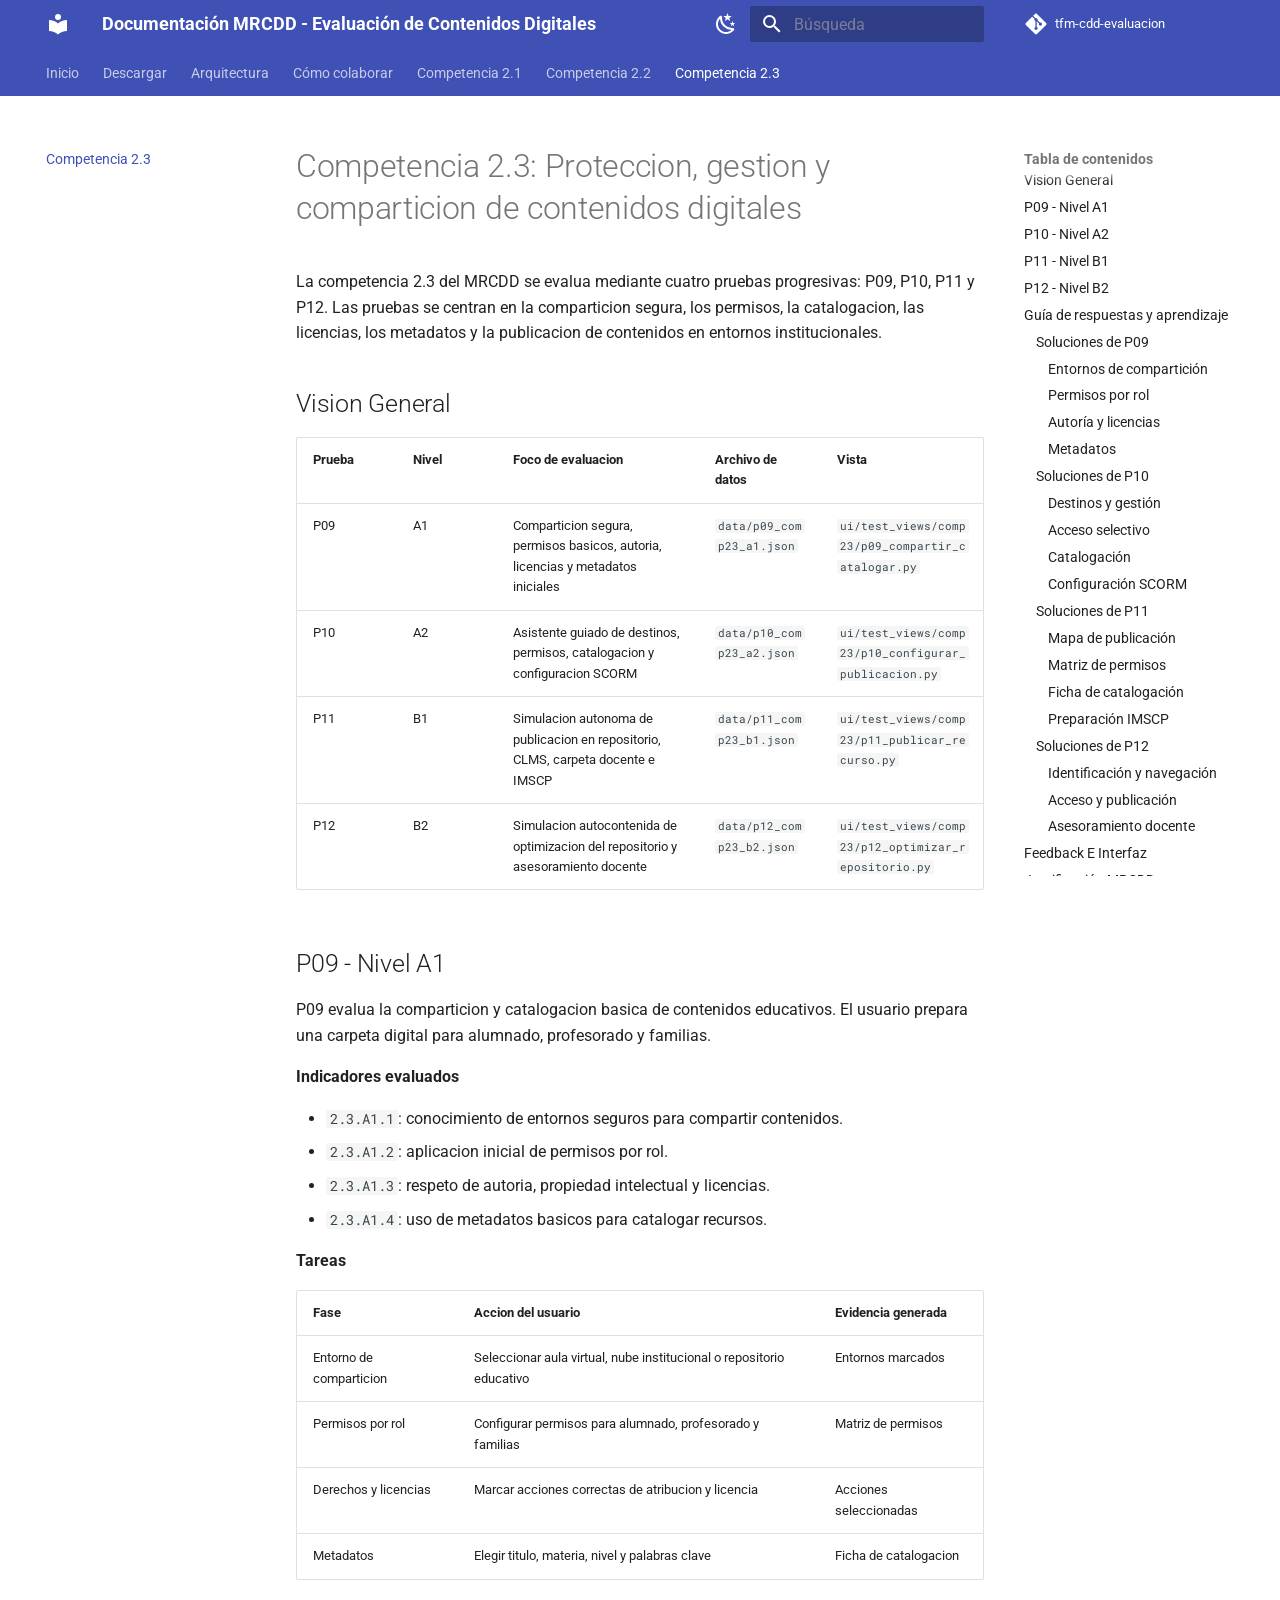
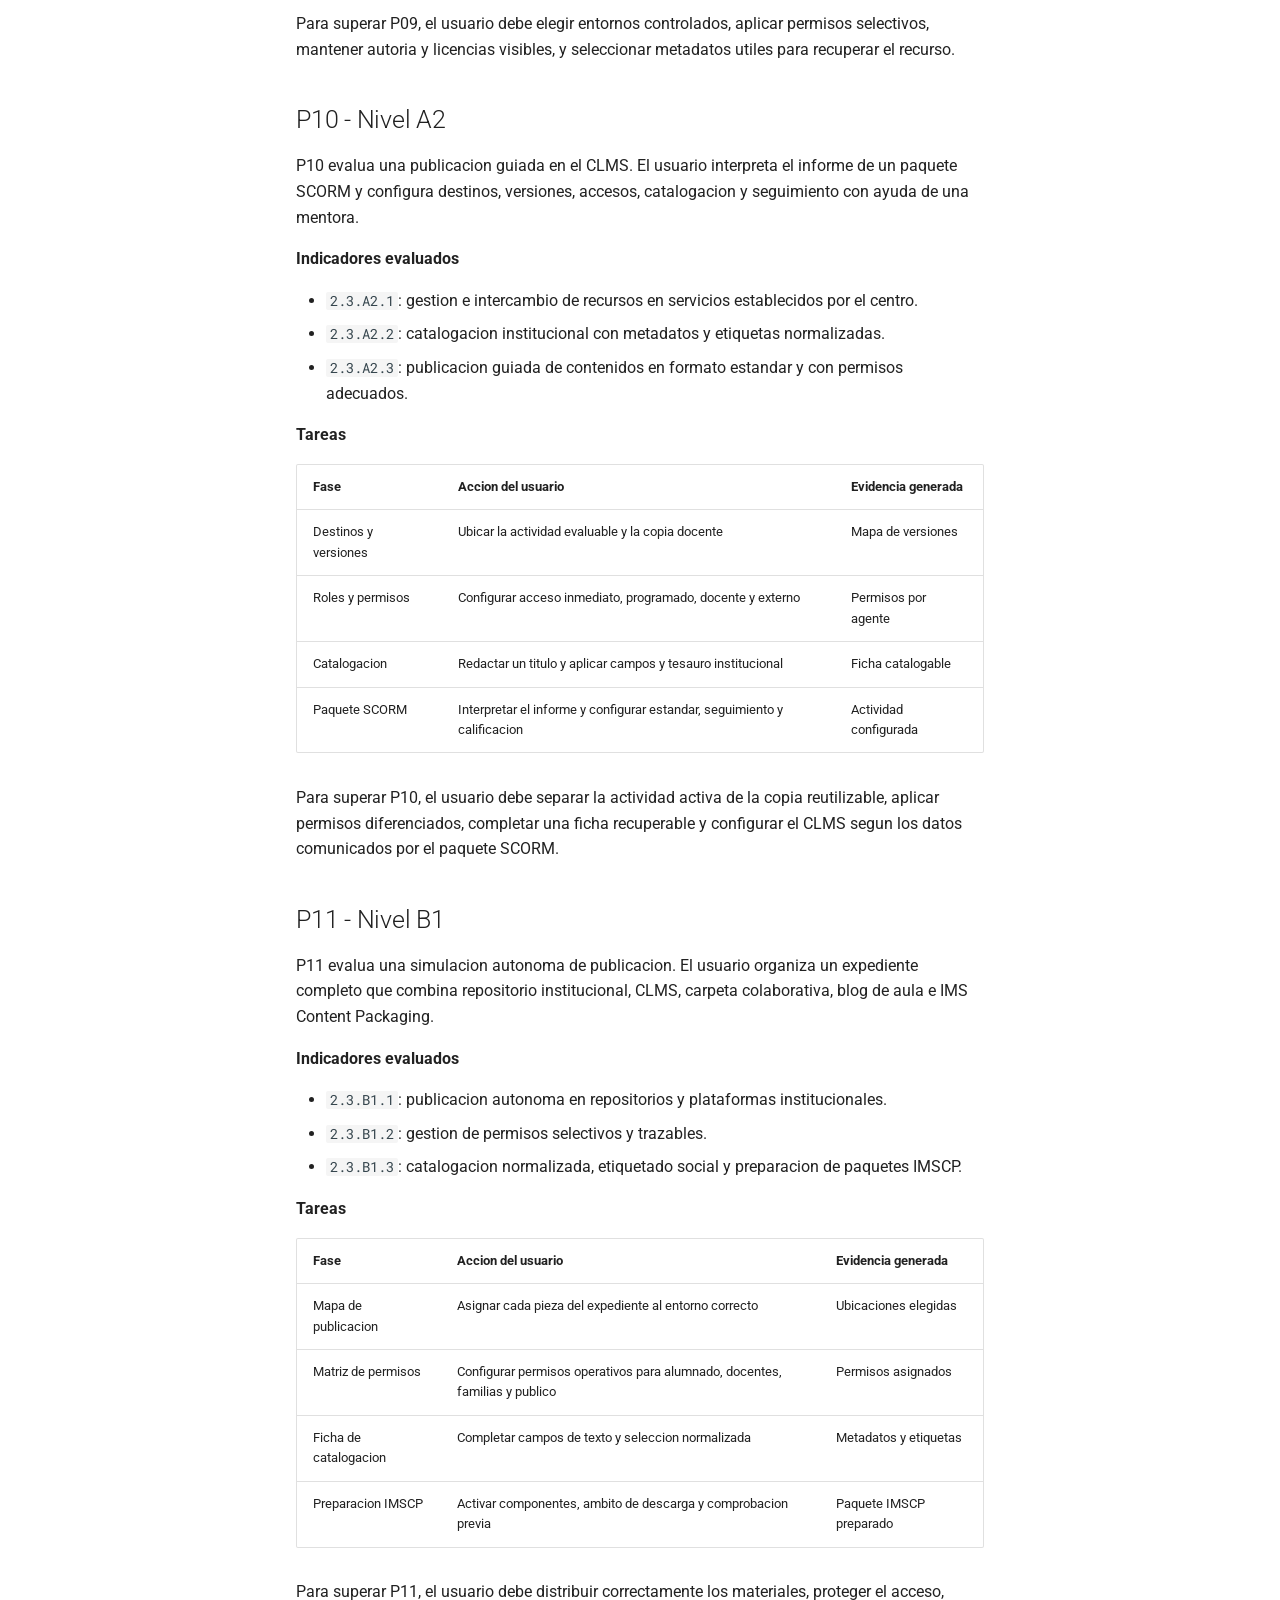
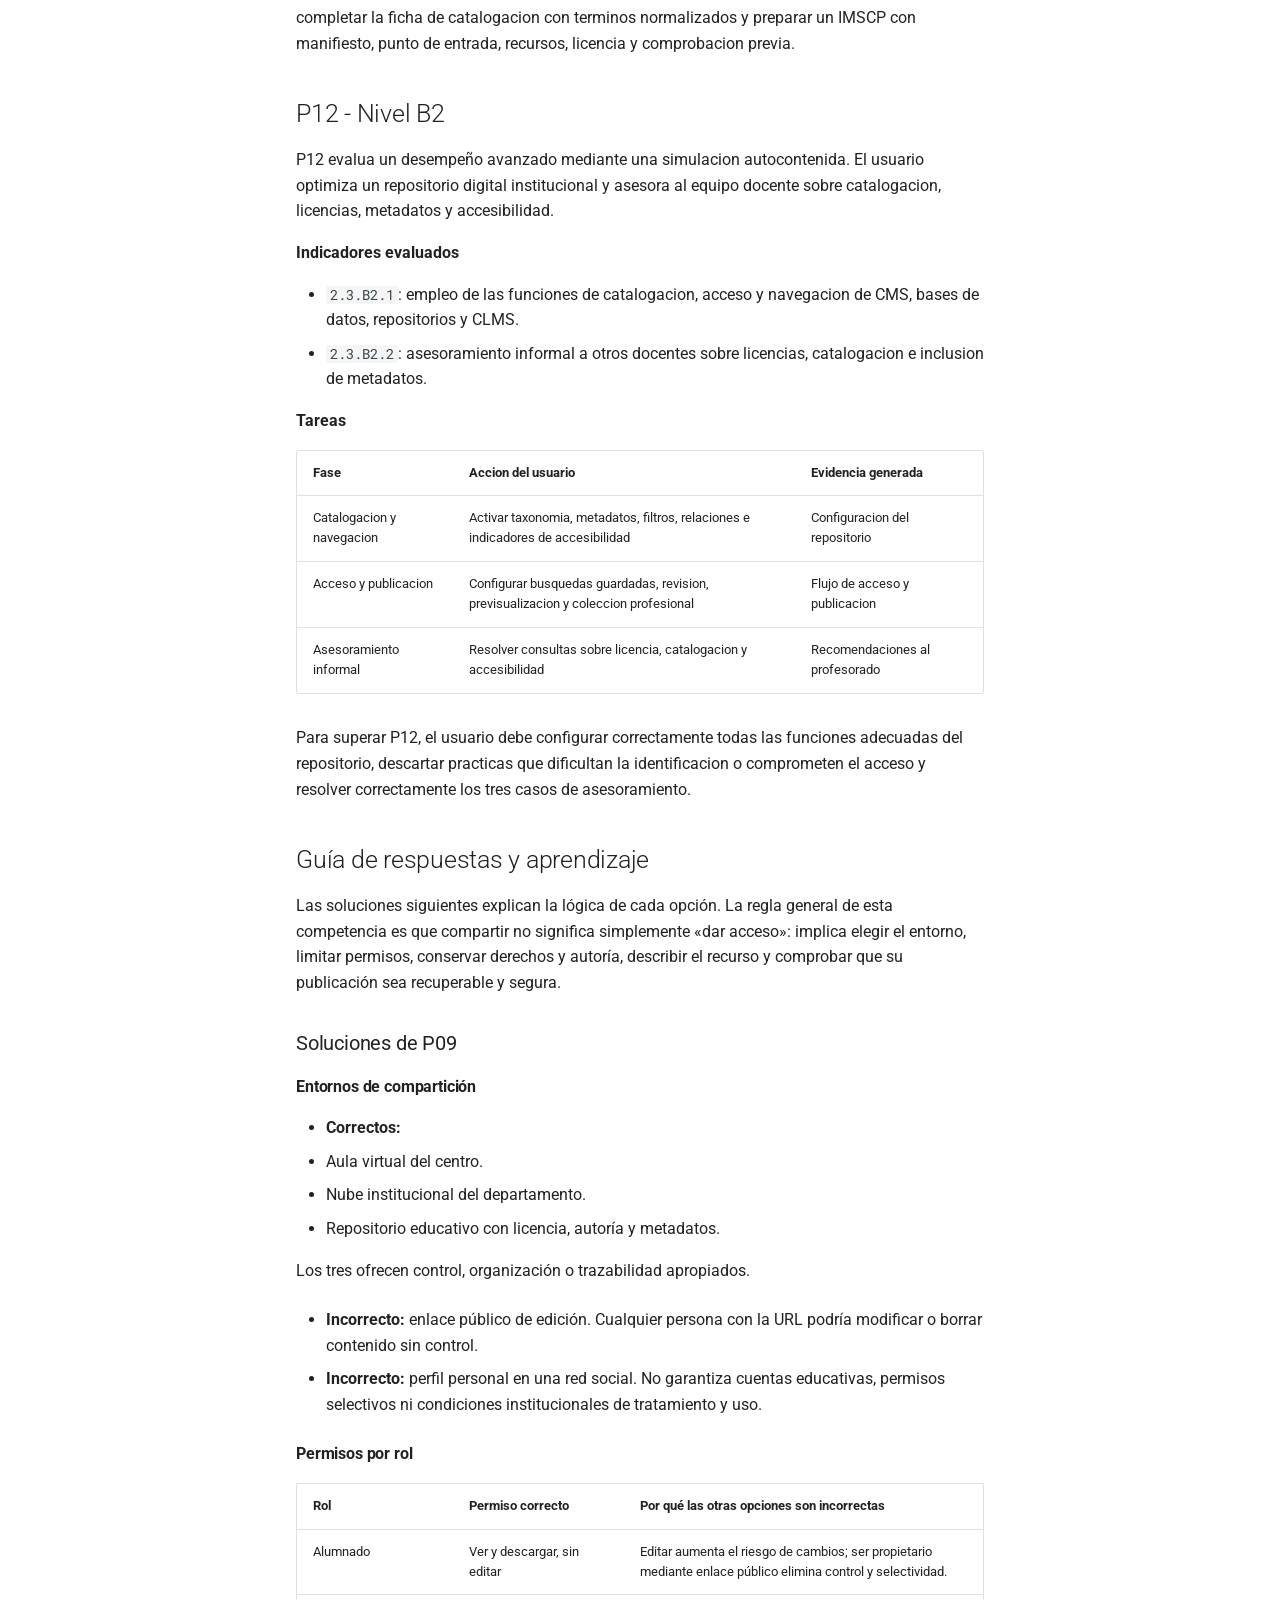
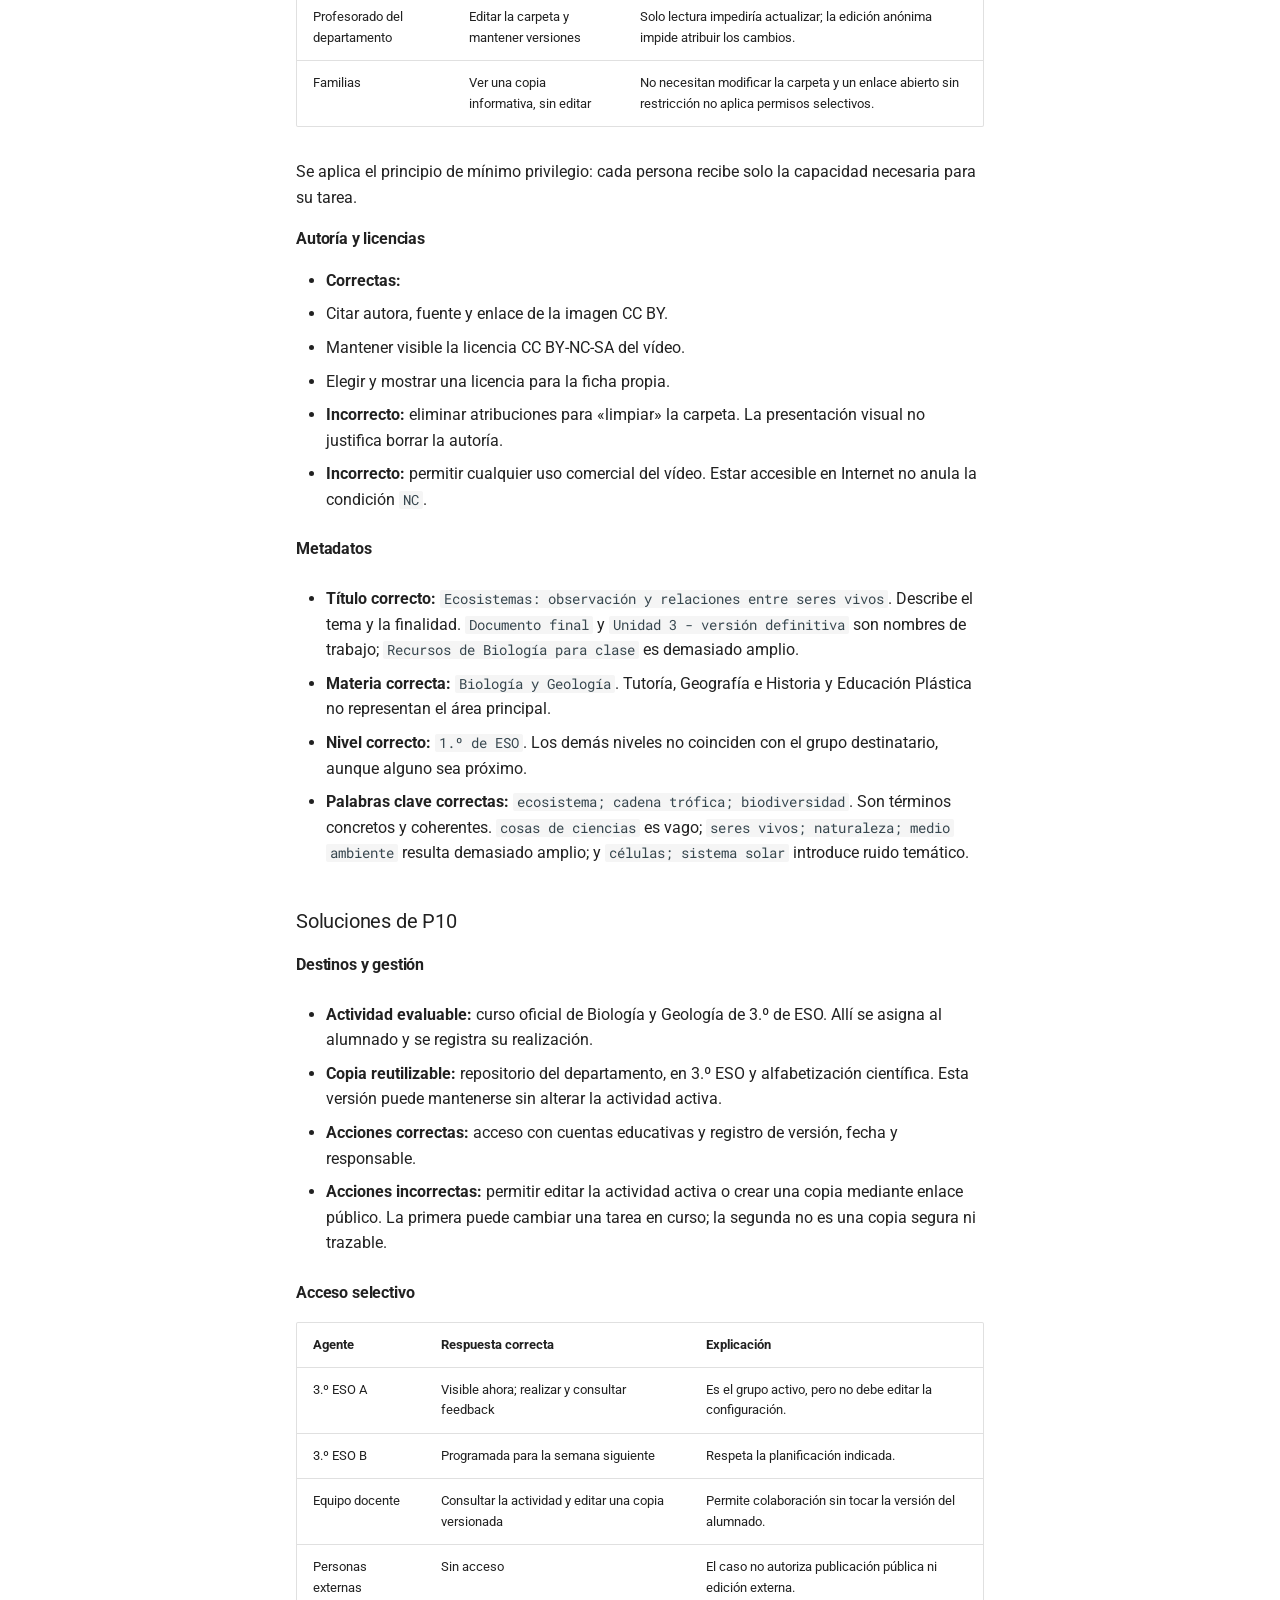
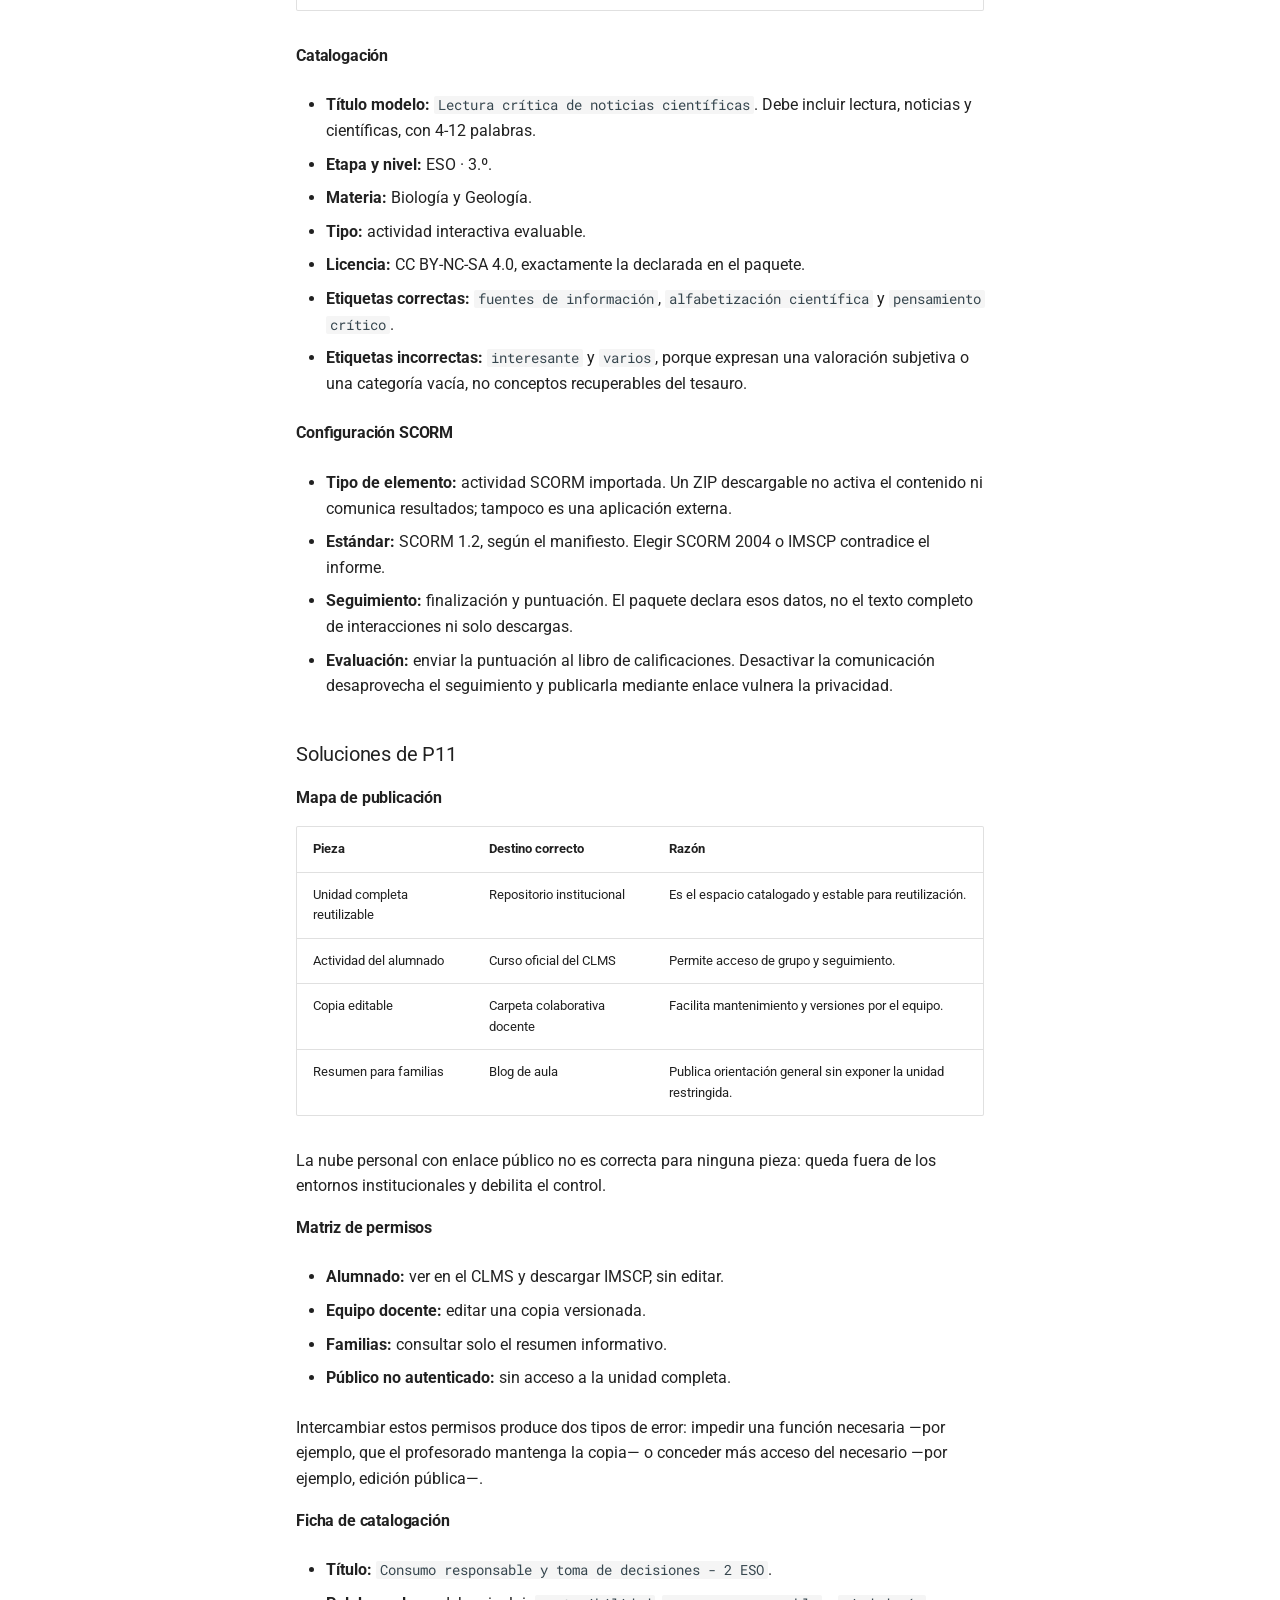
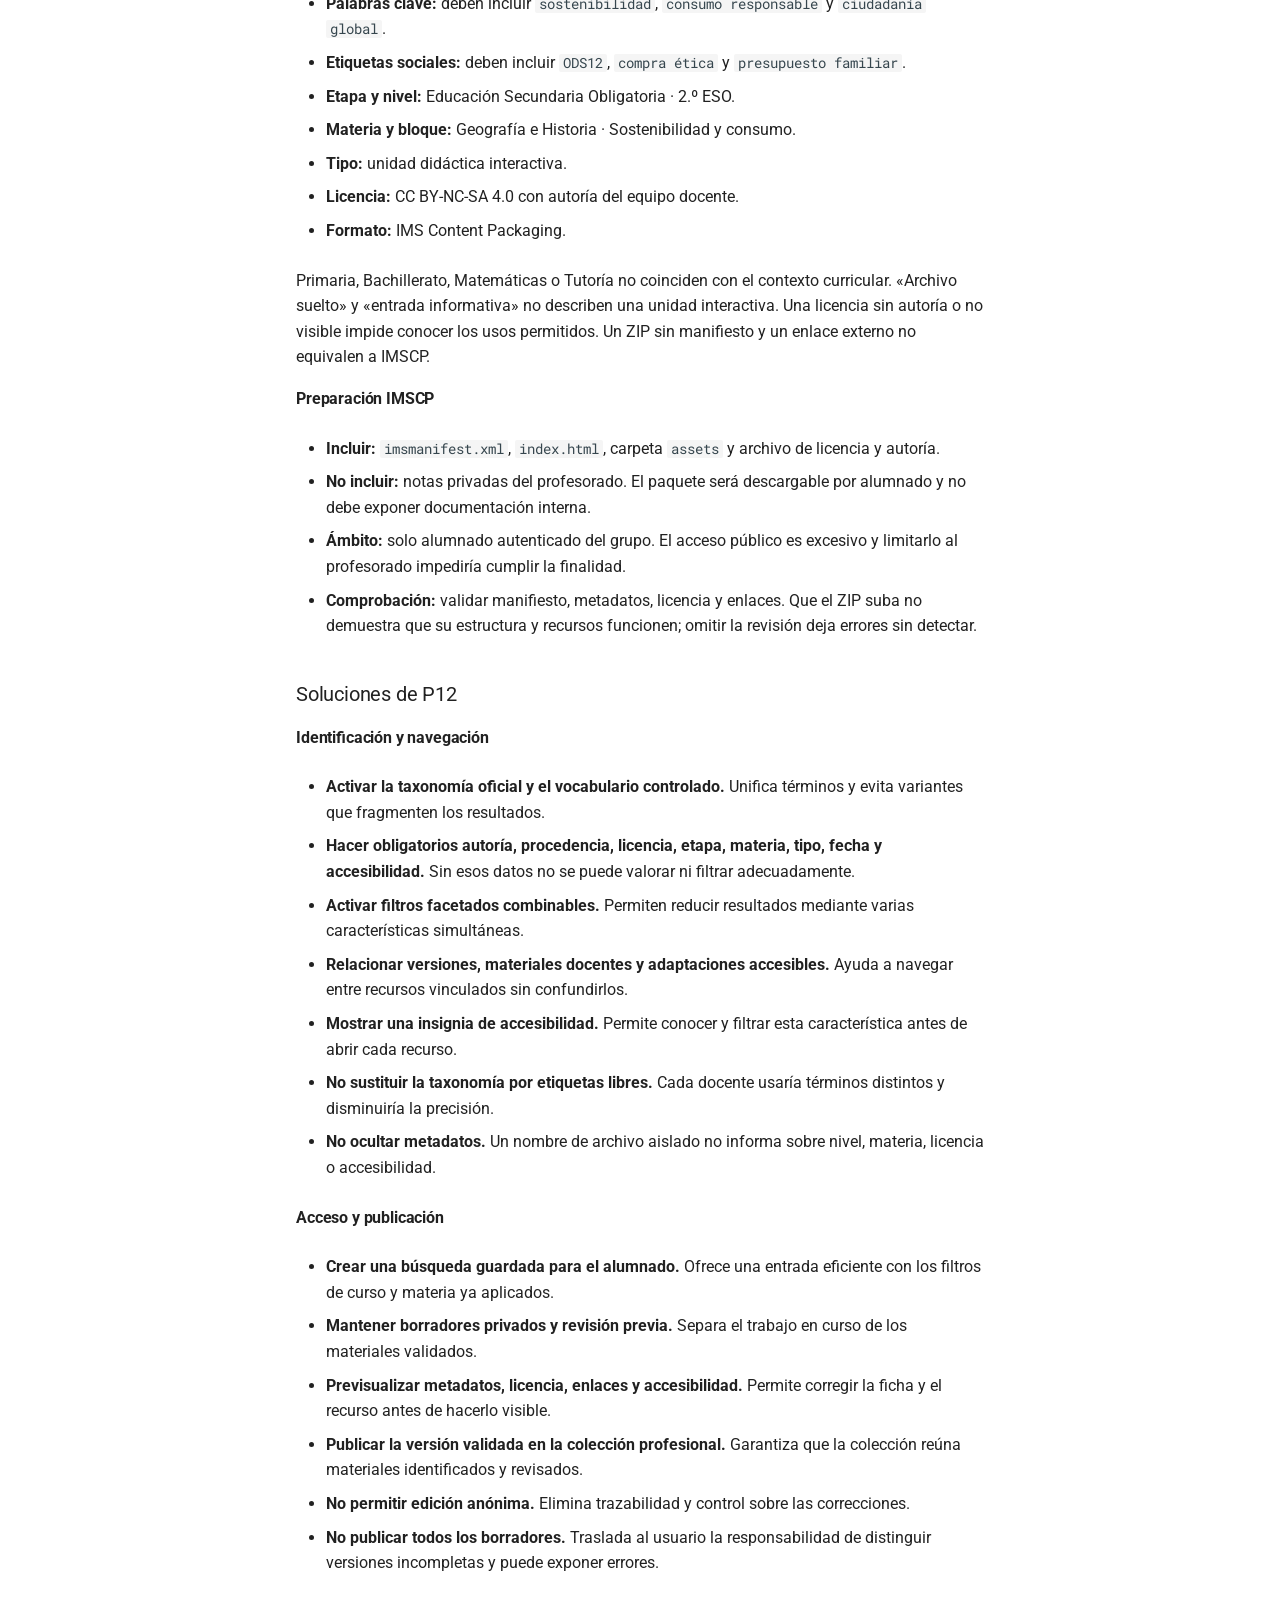
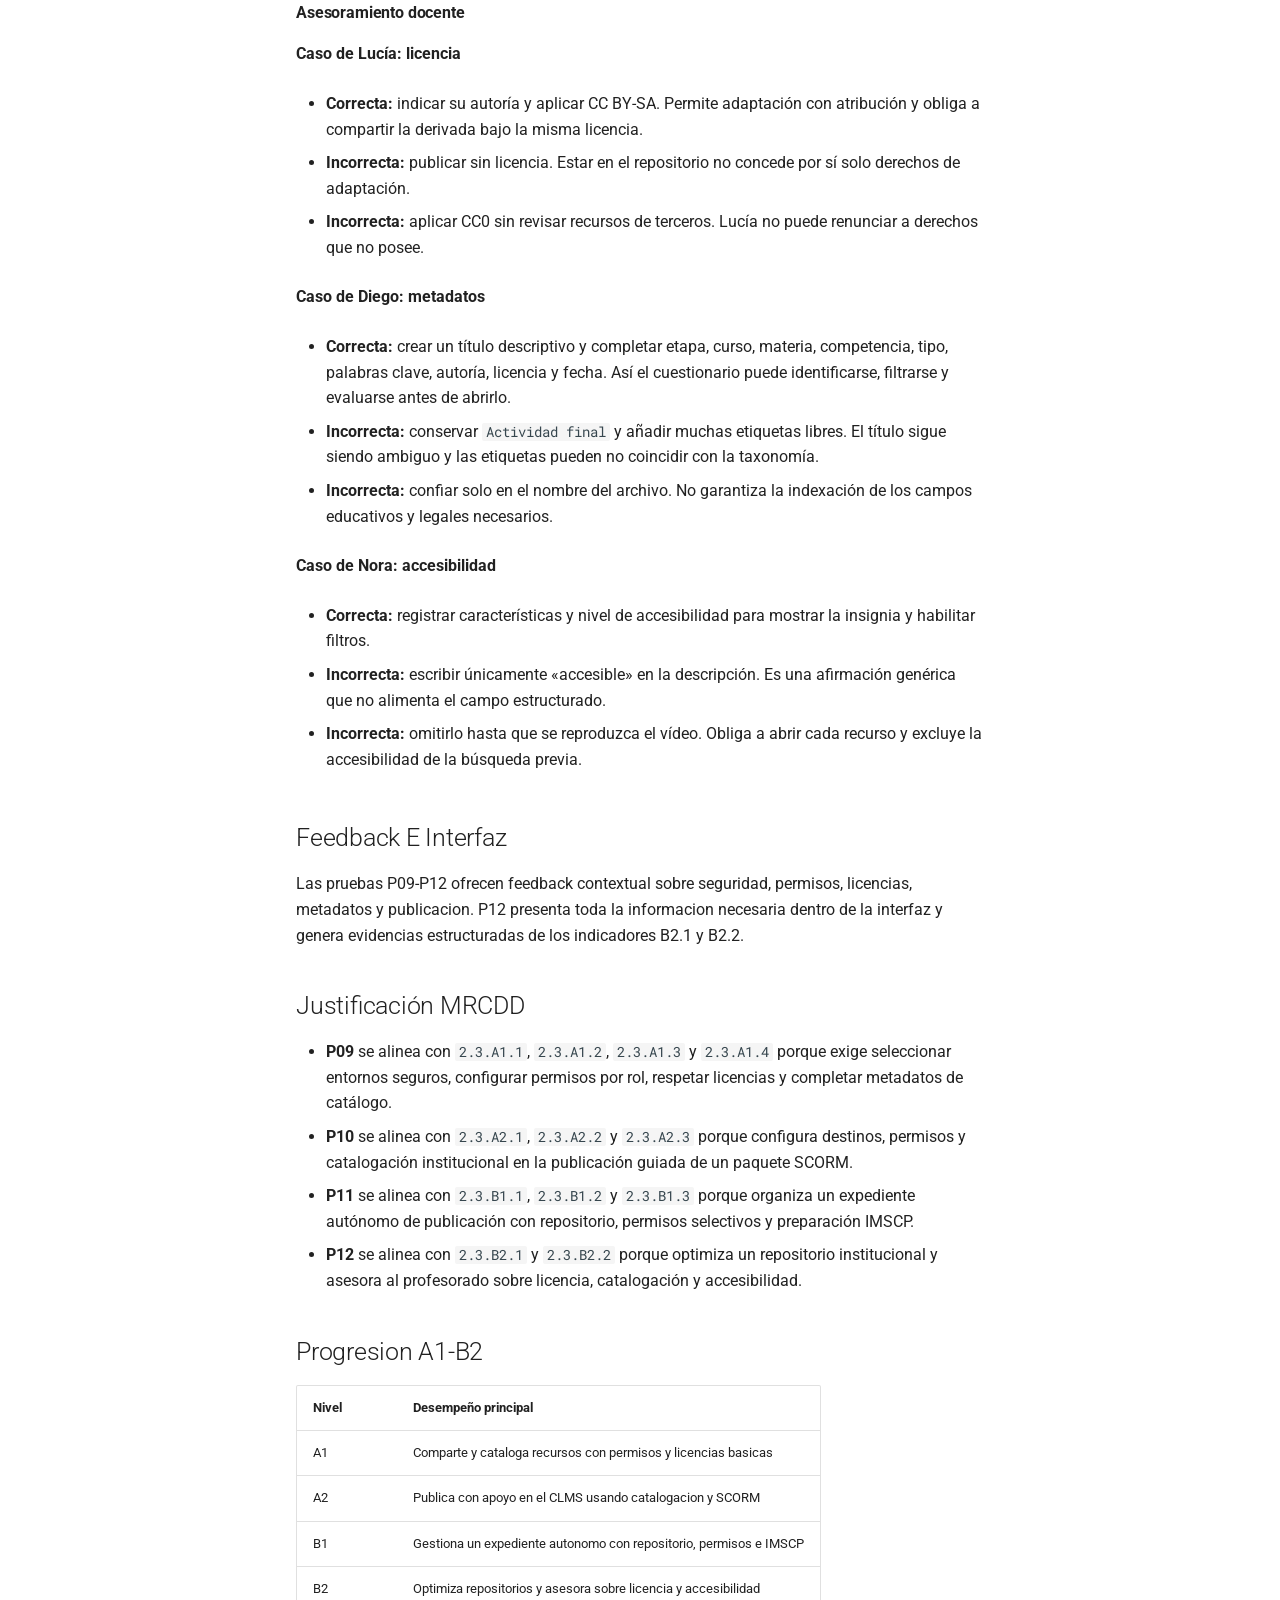
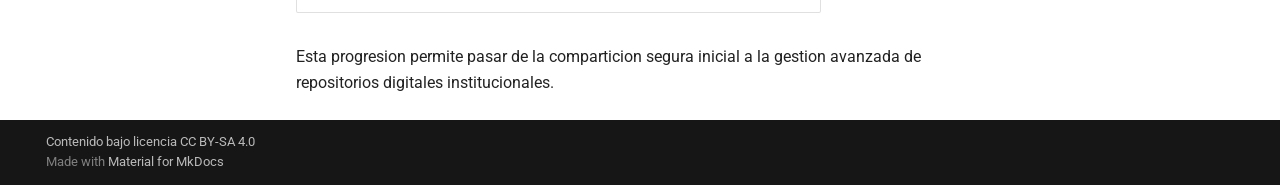
<file: competencia-23/index.html>
<!doctype html>
<html lang="es" class="no-js">
  <head>
    
      <meta charset="utf-8">
      <meta name="viewport" content="width=device-width,initial-scale=1">
      
        <meta name="description" content="Documentación técnica y pedagógica de la aplicación de evaluación de la competencia digital docente en el Área 2 del MRCDD.">
      
      
        <meta name="author" content="Gonzalo Vega Pérez">
      
      
        <link rel="canonical" href="https://gonvga.github.io/tfm-cdd-evaluacion/competencia-23/">
      
      
        <link rel="prev" href="../competencia-22/">
      
      
      
        
      
      
      <link rel="icon" href="../assets/images/favicon.png">
      <meta name="generator" content="mkdocs-1.6.1, mkdocs-material-9.7.6">
    
    
      
        <title>Competencia 2.3 - Documentación MRCDD - Evaluación de Contenidos Digitales</title>
      
    
    
      <link rel="stylesheet" href="../assets/stylesheets/main.484c7ddc.min.css">
      
        
        <link rel="stylesheet" href="../assets/stylesheets/palette.ab4e12ef.min.css">
      
      


    
    
      
    
    
      
        
        
        <link rel="preconnect" href="https://fonts.gstatic.com" crossorigin>
        <link rel="stylesheet" href="https://fonts.googleapis.com/css?family=Roboto:300,300i,400,400i,700,700i%7CRoboto+Mono:400,400i,700,700i&display=fallback">
        <style>:root{--md-text-font:"Roboto";--md-code-font:"Roboto Mono"}</style>
      
    
    
      <link rel="stylesheet" href="../stylesheets/extra.css">
    
    <script>__md_scope=new URL("..",location),__md_hash=e=>[...e].reduce(((e,_)=>(e<<5)-e+_.charCodeAt(0)),0),__md_get=(e,_=localStorage,t=__md_scope)=>JSON.parse(_.getItem(t.pathname+"."+e)),__md_set=(e,_,t=localStorage,a=__md_scope)=>{try{t.setItem(a.pathname+"."+e,JSON.stringify(_))}catch(e){}}</script>
    
      

    
    
  </head>
  
  
    
    
      
    
    
    
    
    <body dir="ltr" data-md-color-scheme="default" data-md-color-primary="indigo" data-md-color-accent="blue">
  
    
    <input class="md-toggle" data-md-toggle="drawer" type="checkbox" id="__drawer" autocomplete="off">
    <input class="md-toggle" data-md-toggle="search" type="checkbox" id="__search" autocomplete="off">
    <label class="md-overlay" for="__drawer"></label>
    <div data-md-component="skip">
      
        
        <a href="#competencia-23-proteccion-gestion-y-comparticion-de-contenidos-digitales" class="md-skip">
          Saltar a contenido
        </a>
      
    </div>
    <div data-md-component="announce">
      
    </div>
    
    
      

<header class="md-header" data-md-component="header">
  <nav class="md-header__inner md-grid" aria-label="Cabecera">
    <a href=".." title="Documentación MRCDD - Evaluación de Contenidos Digitales" class="md-header__button md-logo" aria-label="Documentación MRCDD - Evaluación de Contenidos Digitales" data-md-component="logo">
      
  
  <svg xmlns="http://www.w3.org/2000/svg" viewBox="0 0 24 24"><path d="M12 8a3 3 0 0 0 3-3 3 3 0 0 0-3-3 3 3 0 0 0-3 3 3 3 0 0 0 3 3m0 3.54C9.64 9.35 6.5 8 3 8v11c3.5 0 6.64 1.35 9 3.54 2.36-2.19 5.5-3.54 9-3.54V8c-3.5 0-6.64 1.35-9 3.54"/></svg>

    </a>
    <label class="md-header__button md-icon" for="__drawer">
      
      <svg xmlns="http://www.w3.org/2000/svg" viewBox="0 0 24 24"><path d="M3 6h18v2H3zm0 5h18v2H3zm0 5h18v2H3z"/></svg>
    </label>
    <div class="md-header__title" data-md-component="header-title">
      <div class="md-header__ellipsis">
        <div class="md-header__topic">
          <span class="md-ellipsis">
            Documentación MRCDD - Evaluación de Contenidos Digitales
          </span>
        </div>
        <div class="md-header__topic" data-md-component="header-topic">
          <span class="md-ellipsis">
            
              Competencia 2.3
            
          </span>
        </div>
      </div>
    </div>
    
      
        <form class="md-header__option" data-md-component="palette">
  
    
    
    
    <input class="md-option" data-md-color-media="" data-md-color-scheme="default" data-md-color-primary="indigo" data-md-color-accent="blue"  aria-label="Cambiar a modo oscuro"  type="radio" name="__palette" id="__palette_0">
    
      <label class="md-header__button md-icon" title="Cambiar a modo oscuro" for="__palette_1" hidden>
        <svg xmlns="http://www.w3.org/2000/svg" viewBox="0 0 24 24"><path d="m17.75 4.09-2.53 1.94.91 3.06-2.63-1.81-2.63 1.81.91-3.06-2.53-1.94L12.44 4l1.06-3 1.06 3zm3.5 6.91-1.64 1.25.59 1.98-1.7-1.17-1.7 1.17.59-1.98L15.75 11l2.06-.05L18.5 9l.69 1.95zm-2.28 4.95c.83-.08 1.72 1.1 1.19 1.85-.32.45-.66.87-1.08 1.27C15.17 23 8.84 23 4.94 19.07c-3.91-3.9-3.91-10.24 0-14.14.4-.4.82-.76 1.27-1.08.75-.53 1.93.36 1.85 1.19-.27 2.86.69 5.83 2.89 8.02a9.96 9.96 0 0 0 8.02 2.89m-1.64 2.02a12.08 12.08 0 0 1-7.8-3.47c-2.17-2.19-3.33-5-3.49-7.82-2.81 3.14-2.7 7.96.31 10.98 3.02 3.01 7.84 3.12 10.98.31"/></svg>
      </label>
    
  
    
    
    
    <input class="md-option" data-md-color-media="" data-md-color-scheme="slate" data-md-color-primary="indigo" data-md-color-accent="blue"  aria-label="Cambiar a modo claro"  type="radio" name="__palette" id="__palette_1">
    
      <label class="md-header__button md-icon" title="Cambiar a modo claro" for="__palette_0" hidden>
        <svg xmlns="http://www.w3.org/2000/svg" viewBox="0 0 24 24"><path d="M12 7a5 5 0 0 1 5 5 5 5 0 0 1-5 5 5 5 0 0 1-5-5 5 5 0 0 1 5-5m0 2a3 3 0 0 0-3 3 3 3 0 0 0 3 3 3 3 0 0 0 3-3 3 3 0 0 0-3-3m0-7 2.39 3.42C13.65 5.15 12.84 5 12 5s-1.65.15-2.39.42zM3.34 7l4.16-.35A7.2 7.2 0 0 0 5.94 8.5c-.44.74-.69 1.5-.83 2.29zm.02 10 1.76-3.77a7.131 7.131 0 0 0 2.38 4.14zM20.65 7l-1.77 3.79a7.02 7.02 0 0 0-2.38-4.15zm-.01 10-4.14.36c.59-.51 1.12-1.14 1.54-1.86.42-.73.69-1.5.83-2.29zM12 22l-2.41-3.44c.74.27 1.55.44 2.41.44.82 0 1.63-.17 2.37-.44z"/></svg>
      </label>
    
  
</form>
      
    
    
      <script>var palette=__md_get("__palette");if(palette&&palette.color){if("(prefers-color-scheme)"===palette.color.media){var media=matchMedia("(prefers-color-scheme: light)"),input=document.querySelector(media.matches?"[data-md-color-media='(prefers-color-scheme: light)']":"[data-md-color-media='(prefers-color-scheme: dark)']");palette.color.media=input.getAttribute("data-md-color-media"),palette.color.scheme=input.getAttribute("data-md-color-scheme"),palette.color.primary=input.getAttribute("data-md-color-primary"),palette.color.accent=input.getAttribute("data-md-color-accent")}for(var[key,value]of Object.entries(palette.color))document.body.setAttribute("data-md-color-"+key,value)}</script>
    
    
    
      
      
        <label class="md-header__button md-icon" for="__search">
          
          <svg xmlns="http://www.w3.org/2000/svg" viewBox="0 0 24 24"><path d="M9.5 3A6.5 6.5 0 0 1 16 9.5c0 1.61-.59 3.09-1.56 4.23l.27.27h.79l5 5-1.5 1.5-5-5v-.79l-.27-.27A6.52 6.52 0 0 1 9.5 16 6.5 6.5 0 0 1 3 9.5 6.5 6.5 0 0 1 9.5 3m0 2C7 5 5 7 5 9.5S7 14 9.5 14 14 12 14 9.5 12 5 9.5 5"/></svg>
        </label>
        <div class="md-search" data-md-component="search" role="dialog">
  <label class="md-search__overlay" for="__search"></label>
  <div class="md-search__inner" role="search">
    <form class="md-search__form" name="search">
      <input type="text" class="md-search__input" name="query" aria-label="Búsqueda" placeholder="Búsqueda" autocapitalize="off" autocorrect="off" autocomplete="off" spellcheck="false" data-md-component="search-query" required>
      <label class="md-search__icon md-icon" for="__search">
        
        <svg xmlns="http://www.w3.org/2000/svg" viewBox="0 0 24 24"><path d="M9.5 3A6.5 6.5 0 0 1 16 9.5c0 1.61-.59 3.09-1.56 4.23l.27.27h.79l5 5-1.5 1.5-5-5v-.79l-.27-.27A6.52 6.52 0 0 1 9.5 16 6.5 6.5 0 0 1 3 9.5 6.5 6.5 0 0 1 9.5 3m0 2C7 5 5 7 5 9.5S7 14 9.5 14 14 12 14 9.5 12 5 9.5 5"/></svg>
        
        <svg xmlns="http://www.w3.org/2000/svg" viewBox="0 0 24 24"><path d="M20 11v2H8l5.5 5.5-1.42 1.42L4.16 12l7.92-7.92L13.5 5.5 8 11z"/></svg>
      </label>
      <nav class="md-search__options" aria-label="Buscar">
        
        <button type="reset" class="md-search__icon md-icon" title="Limpiar" aria-label="Limpiar" tabindex="-1">
          
          <svg xmlns="http://www.w3.org/2000/svg" viewBox="0 0 24 24"><path d="M19 6.41 17.59 5 12 10.59 6.41 5 5 6.41 10.59 12 5 17.59 6.41 19 12 13.41 17.59 19 19 17.59 13.41 12z"/></svg>
        </button>
      </nav>
      
        <div class="md-search__suggest" data-md-component="search-suggest"></div>
      
    </form>
    <div class="md-search__output">
      <div class="md-search__scrollwrap" tabindex="0" data-md-scrollfix>
        <div class="md-search-result" data-md-component="search-result">
          <div class="md-search-result__meta">
            Inicializando búsqueda
          </div>
          <ol class="md-search-result__list" role="presentation"></ol>
        </div>
      </div>
    </div>
  </div>
</div>
      
    
    
      <div class="md-header__source">
        <a href="https://github.com/gonvga/tfm-cdd-evaluacion" title="Ir al repositorio" class="md-source" data-md-component="source">
  <div class="md-source__icon md-icon">
    
    <svg xmlns="http://www.w3.org/2000/svg" viewBox="0 0 448 512"><!--! Font Awesome Free 7.1.0 by @fontawesome - https://fontawesome.com License - https://fontawesome.com/license/free (Icons: CC BY 4.0, Fonts: SIL OFL 1.1, Code: MIT License) Copyright 2025 Fonticons, Inc.--><path d="M439.6 236.1 244 40.5c-5.4-5.5-12.8-8.5-20.4-8.5s-15 3-20.4 8.4L162.5 81l51.5 51.5c27.1-9.1 52.7 16.8 43.4 43.7l49.7 49.7c34.2-11.8 61.2 31 35.5 56.7-26.5 26.5-70.2-2.9-56-37.3L240.3 199v121.9c25.3 12.5 22.3 41.8 9.1 55-6.4 6.4-15.2 10.1-24.3 10.1s-17.8-3.6-24.3-10.1c-17.6-17.6-11.1-46.9 11.2-56v-123c-20.8-8.5-24.6-30.7-18.6-45L142.6 101 8.5 235.1C3 240.6 0 247.9 0 255.5s3 15 8.5 20.4l195.6 195.7c5.4 5.4 12.7 8.4 20.4 8.4s15-3 20.4-8.4l194.7-194.7c5.4-5.4 8.4-12.8 8.4-20.4s-3-15-8.4-20.4"/></svg>
  </div>
  <div class="md-source__repository">
    tfm-cdd-evaluacion
  </div>
</a>
      </div>
    
  </nav>
  
</header>
    
    <div class="md-container" data-md-component="container">
      
      
        
          
            
<nav class="md-tabs" aria-label="Pestañas" data-md-component="tabs">
  <div class="md-grid">
    <ul class="md-tabs__list">
      
        
  
  
  
  
    <li class="md-tabs__item">
      <a href=".." class="md-tabs__link">
        
  
  
    
  
  Inicio

      </a>
    </li>
  

      
        
  
  
  
  
    <li class="md-tabs__item">
      <a href="../instalacion/" class="md-tabs__link">
        
  
  
    
  
  Descargar

      </a>
    </li>
  

      
        
  
  
  
  
    <li class="md-tabs__item">
      <a href="../arquitectura/" class="md-tabs__link">
        
  
  
    
  
  Arquitectura

      </a>
    </li>
  

      
        
  
  
  
  
    <li class="md-tabs__item">
      <a href="../desarrollo-pruebas/" class="md-tabs__link">
        
  
  
    
  
  Cómo colaborar

      </a>
    </li>
  

      
        
  
  
  
  
    <li class="md-tabs__item">
      <a href="../competencia-21/" class="md-tabs__link">
        
  
  
    
  
  Competencia 2.1

      </a>
    </li>
  

      
        
  
  
  
  
    <li class="md-tabs__item">
      <a href="../competencia-22/" class="md-tabs__link">
        
  
  
    
  
  Competencia 2.2

      </a>
    </li>
  

      
        
  
  
  
    
  
  
    <li class="md-tabs__item md-tabs__item--active">
      <a href="./" class="md-tabs__link">
        
  
  
    
  
  Competencia 2.3

      </a>
    </li>
  

      
    </ul>
  </div>
</nav>
          
        
      
      <main class="md-main" data-md-component="main">
        <div class="md-main__inner md-grid">
          
            
              
              <div class="md-sidebar md-sidebar--primary" data-md-component="sidebar" data-md-type="navigation" >
                <div class="md-sidebar__scrollwrap">
                  <div class="md-sidebar__inner">
                    


  


<nav class="md-nav md-nav--primary md-nav--lifted" aria-label="Navegación" data-md-level="0">
  <label class="md-nav__title" for="__drawer">
    <a href=".." title="Documentación MRCDD - Evaluación de Contenidos Digitales" class="md-nav__button md-logo" aria-label="Documentación MRCDD - Evaluación de Contenidos Digitales" data-md-component="logo">
      
  
  <svg xmlns="http://www.w3.org/2000/svg" viewBox="0 0 24 24"><path d="M12 8a3 3 0 0 0 3-3 3 3 0 0 0-3-3 3 3 0 0 0-3 3 3 3 0 0 0 3 3m0 3.54C9.64 9.35 6.5 8 3 8v11c3.5 0 6.64 1.35 9 3.54 2.36-2.19 5.5-3.54 9-3.54V8c-3.5 0-6.64 1.35-9 3.54"/></svg>

    </a>
    Documentación MRCDD - Evaluación de Contenidos Digitales
  </label>
  
    <div class="md-nav__source">
      <a href="https://github.com/gonvga/tfm-cdd-evaluacion" title="Ir al repositorio" class="md-source" data-md-component="source">
  <div class="md-source__icon md-icon">
    
    <svg xmlns="http://www.w3.org/2000/svg" viewBox="0 0 448 512"><!--! Font Awesome Free 7.1.0 by @fontawesome - https://fontawesome.com License - https://fontawesome.com/license/free (Icons: CC BY 4.0, Fonts: SIL OFL 1.1, Code: MIT License) Copyright 2025 Fonticons, Inc.--><path d="M439.6 236.1 244 40.5c-5.4-5.5-12.8-8.5-20.4-8.5s-15 3-20.4 8.4L162.5 81l51.5 51.5c27.1-9.1 52.7 16.8 43.4 43.7l49.7 49.7c34.2-11.8 61.2 31 35.5 56.7-26.5 26.5-70.2-2.9-56-37.3L240.3 199v121.9c25.3 12.5 22.3 41.8 9.1 55-6.4 6.4-15.2 10.1-24.3 10.1s-17.8-3.6-24.3-10.1c-17.6-17.6-11.1-46.9 11.2-56v-123c-20.8-8.5-24.6-30.7-18.6-45L142.6 101 8.5 235.1C3 240.6 0 247.9 0 255.5s3 15 8.5 20.4l195.6 195.7c5.4 5.4 12.7 8.4 20.4 8.4s15-3 20.4-8.4l194.7-194.7c5.4-5.4 8.4-12.8 8.4-20.4s-3-15-8.4-20.4"/></svg>
  </div>
  <div class="md-source__repository">
    tfm-cdd-evaluacion
  </div>
</a>
    </div>
  
  <ul class="md-nav__list" data-md-scrollfix>
    
      
      
  
  
  
  
    <li class="md-nav__item">
      <a href=".." class="md-nav__link">
        
  
  
  <span class="md-ellipsis">
    
  
    Inicio
  

    
  </span>
  
  

      </a>
    </li>
  

    
      
      
  
  
  
  
    <li class="md-nav__item">
      <a href="../instalacion/" class="md-nav__link">
        
  
  
  <span class="md-ellipsis">
    
  
    Descargar
  

    
  </span>
  
  

      </a>
    </li>
  

    
      
      
  
  
  
  
    <li class="md-nav__item">
      <a href="../arquitectura/" class="md-nav__link">
        
  
  
  <span class="md-ellipsis">
    
  
    Arquitectura
  

    
  </span>
  
  

      </a>
    </li>
  

    
      
      
  
  
  
  
    <li class="md-nav__item">
      <a href="../desarrollo-pruebas/" class="md-nav__link">
        
  
  
  <span class="md-ellipsis">
    
  
    Cómo colaborar
  

    
  </span>
  
  

      </a>
    </li>
  

    
      
      
  
  
  
  
    <li class="md-nav__item">
      <a href="../competencia-21/" class="md-nav__link">
        
  
  
  <span class="md-ellipsis">
    
  
    Competencia 2.1
  

    
  </span>
  
  

      </a>
    </li>
  

    
      
      
  
  
  
  
    <li class="md-nav__item">
      <a href="../competencia-22/" class="md-nav__link">
        
  
  
  <span class="md-ellipsis">
    
  
    Competencia 2.2
  

    
  </span>
  
  

      </a>
    </li>
  

    
      
      
  
  
    
  
  
  
    <li class="md-nav__item md-nav__item--active">
      
      <input class="md-nav__toggle md-toggle" type="checkbox" id="__toc">
      
      
        
      
      
        <label class="md-nav__link md-nav__link--active" for="__toc">
          
  
  
  <span class="md-ellipsis">
    
  
    Competencia 2.3
  

    
  </span>
  
  

          <span class="md-nav__icon md-icon"></span>
        </label>
      
      <a href="./" class="md-nav__link md-nav__link--active">
        
  
  
  <span class="md-ellipsis">
    
  
    Competencia 2.3
  

    
  </span>
  
  

      </a>
      
        

<nav class="md-nav md-nav--secondary" aria-label="Tabla de contenidos">
  
  
  
    
  
  
    <label class="md-nav__title" for="__toc">
      <span class="md-nav__icon md-icon"></span>
      Tabla de contenidos
    </label>
    <ul class="md-nav__list" data-md-component="toc" data-md-scrollfix>
      
        <li class="md-nav__item">
  <a href="#vision-general" class="md-nav__link">
    <span class="md-ellipsis">
      
        Vision General
      
    </span>
  </a>
  
</li>
      
        <li class="md-nav__item">
  <a href="#p09-nivel-a1" class="md-nav__link">
    <span class="md-ellipsis">
      
        P09 - Nivel A1
      
    </span>
  </a>
  
</li>
      
        <li class="md-nav__item">
  <a href="#p10-nivel-a2" class="md-nav__link">
    <span class="md-ellipsis">
      
        P10 - Nivel A2
      
    </span>
  </a>
  
</li>
      
        <li class="md-nav__item">
  <a href="#p11-nivel-b1" class="md-nav__link">
    <span class="md-ellipsis">
      
        P11 - Nivel B1
      
    </span>
  </a>
  
</li>
      
        <li class="md-nav__item">
  <a href="#p12-nivel-b2" class="md-nav__link">
    <span class="md-ellipsis">
      
        P12 - Nivel B2
      
    </span>
  </a>
  
</li>
      
        <li class="md-nav__item">
  <a href="#guia-de-respuestas-y-aprendizaje" class="md-nav__link">
    <span class="md-ellipsis">
      
        Guía de respuestas y aprendizaje
      
    </span>
  </a>
  
    <nav class="md-nav" aria-label="Guía de respuestas y aprendizaje">
      <ul class="md-nav__list">
        
          <li class="md-nav__item">
  <a href="#soluciones-de-p09" class="md-nav__link">
    <span class="md-ellipsis">
      
        Soluciones de P09
      
    </span>
  </a>
  
    <nav class="md-nav" aria-label="Soluciones de P09">
      <ul class="md-nav__list">
        
          <li class="md-nav__item">
  <a href="#entornos-de-comparticion" class="md-nav__link">
    <span class="md-ellipsis">
      
        Entornos de compartición
      
    </span>
  </a>
  
</li>
        
          <li class="md-nav__item">
  <a href="#permisos-por-rol" class="md-nav__link">
    <span class="md-ellipsis">
      
        Permisos por rol
      
    </span>
  </a>
  
</li>
        
          <li class="md-nav__item">
  <a href="#autoria-y-licencias" class="md-nav__link">
    <span class="md-ellipsis">
      
        Autoría y licencias
      
    </span>
  </a>
  
</li>
        
          <li class="md-nav__item">
  <a href="#metadatos" class="md-nav__link">
    <span class="md-ellipsis">
      
        Metadatos
      
    </span>
  </a>
  
</li>
        
      </ul>
    </nav>
  
</li>
        
          <li class="md-nav__item">
  <a href="#soluciones-de-p10" class="md-nav__link">
    <span class="md-ellipsis">
      
        Soluciones de P10
      
    </span>
  </a>
  
    <nav class="md-nav" aria-label="Soluciones de P10">
      <ul class="md-nav__list">
        
          <li class="md-nav__item">
  <a href="#destinos-y-gestion" class="md-nav__link">
    <span class="md-ellipsis">
      
        Destinos y gestión
      
    </span>
  </a>
  
</li>
        
          <li class="md-nav__item">
  <a href="#acceso-selectivo" class="md-nav__link">
    <span class="md-ellipsis">
      
        Acceso selectivo
      
    </span>
  </a>
  
</li>
        
          <li class="md-nav__item">
  <a href="#catalogacion" class="md-nav__link">
    <span class="md-ellipsis">
      
        Catalogación
      
    </span>
  </a>
  
</li>
        
          <li class="md-nav__item">
  <a href="#configuracion-scorm" class="md-nav__link">
    <span class="md-ellipsis">
      
        Configuración SCORM
      
    </span>
  </a>
  
</li>
        
      </ul>
    </nav>
  
</li>
        
          <li class="md-nav__item">
  <a href="#soluciones-de-p11" class="md-nav__link">
    <span class="md-ellipsis">
      
        Soluciones de P11
      
    </span>
  </a>
  
    <nav class="md-nav" aria-label="Soluciones de P11">
      <ul class="md-nav__list">
        
          <li class="md-nav__item">
  <a href="#mapa-de-publicacion" class="md-nav__link">
    <span class="md-ellipsis">
      
        Mapa de publicación
      
    </span>
  </a>
  
</li>
        
          <li class="md-nav__item">
  <a href="#matriz-de-permisos" class="md-nav__link">
    <span class="md-ellipsis">
      
        Matriz de permisos
      
    </span>
  </a>
  
</li>
        
          <li class="md-nav__item">
  <a href="#ficha-de-catalogacion" class="md-nav__link">
    <span class="md-ellipsis">
      
        Ficha de catalogación
      
    </span>
  </a>
  
</li>
        
          <li class="md-nav__item">
  <a href="#preparacion-imscp" class="md-nav__link">
    <span class="md-ellipsis">
      
        Preparación IMSCP
      
    </span>
  </a>
  
</li>
        
      </ul>
    </nav>
  
</li>
        
          <li class="md-nav__item">
  <a href="#soluciones-de-p12" class="md-nav__link">
    <span class="md-ellipsis">
      
        Soluciones de P12
      
    </span>
  </a>
  
    <nav class="md-nav" aria-label="Soluciones de P12">
      <ul class="md-nav__list">
        
          <li class="md-nav__item">
  <a href="#identificacion-y-navegacion" class="md-nav__link">
    <span class="md-ellipsis">
      
        Identificación y navegación
      
    </span>
  </a>
  
</li>
        
          <li class="md-nav__item">
  <a href="#acceso-y-publicacion" class="md-nav__link">
    <span class="md-ellipsis">
      
        Acceso y publicación
      
    </span>
  </a>
  
</li>
        
          <li class="md-nav__item">
  <a href="#asesoramiento-docente" class="md-nav__link">
    <span class="md-ellipsis">
      
        Asesoramiento docente
      
    </span>
  </a>
  
</li>
        
      </ul>
    </nav>
  
</li>
        
      </ul>
    </nav>
  
</li>
      
        <li class="md-nav__item">
  <a href="#feedback-e-interfaz" class="md-nav__link">
    <span class="md-ellipsis">
      
        Feedback E Interfaz
      
    </span>
  </a>
  
</li>
      
        <li class="md-nav__item">
  <a href="#justificacion-mrcdd" class="md-nav__link">
    <span class="md-ellipsis">
      
        Justificación MRCDD
      
    </span>
  </a>
  
</li>
      
        <li class="md-nav__item">
  <a href="#progresion-a1-b2" class="md-nav__link">
    <span class="md-ellipsis">
      
        Progresion A1-B2
      
    </span>
  </a>
  
</li>
      
    </ul>
  
</nav>
      
    </li>
  

    
  </ul>
</nav>
                  </div>
                </div>
              </div>
            
            
              
              <div class="md-sidebar md-sidebar--secondary" data-md-component="sidebar" data-md-type="toc" >
                <div class="md-sidebar__scrollwrap">
                  <div class="md-sidebar__inner">
                    

<nav class="md-nav md-nav--secondary" aria-label="Tabla de contenidos">
  
  
  
    
  
  
    <label class="md-nav__title" for="__toc">
      <span class="md-nav__icon md-icon"></span>
      Tabla de contenidos
    </label>
    <ul class="md-nav__list" data-md-component="toc" data-md-scrollfix>
      
        <li class="md-nav__item">
  <a href="#vision-general" class="md-nav__link">
    <span class="md-ellipsis">
      
        Vision General
      
    </span>
  </a>
  
</li>
      
        <li class="md-nav__item">
  <a href="#p09-nivel-a1" class="md-nav__link">
    <span class="md-ellipsis">
      
        P09 - Nivel A1
      
    </span>
  </a>
  
</li>
      
        <li class="md-nav__item">
  <a href="#p10-nivel-a2" class="md-nav__link">
    <span class="md-ellipsis">
      
        P10 - Nivel A2
      
    </span>
  </a>
  
</li>
      
        <li class="md-nav__item">
  <a href="#p11-nivel-b1" class="md-nav__link">
    <span class="md-ellipsis">
      
        P11 - Nivel B1
      
    </span>
  </a>
  
</li>
      
        <li class="md-nav__item">
  <a href="#p12-nivel-b2" class="md-nav__link">
    <span class="md-ellipsis">
      
        P12 - Nivel B2
      
    </span>
  </a>
  
</li>
      
        <li class="md-nav__item">
  <a href="#guia-de-respuestas-y-aprendizaje" class="md-nav__link">
    <span class="md-ellipsis">
      
        Guía de respuestas y aprendizaje
      
    </span>
  </a>
  
    <nav class="md-nav" aria-label="Guía de respuestas y aprendizaje">
      <ul class="md-nav__list">
        
          <li class="md-nav__item">
  <a href="#soluciones-de-p09" class="md-nav__link">
    <span class="md-ellipsis">
      
        Soluciones de P09
      
    </span>
  </a>
  
    <nav class="md-nav" aria-label="Soluciones de P09">
      <ul class="md-nav__list">
        
          <li class="md-nav__item">
  <a href="#entornos-de-comparticion" class="md-nav__link">
    <span class="md-ellipsis">
      
        Entornos de compartición
      
    </span>
  </a>
  
</li>
        
          <li class="md-nav__item">
  <a href="#permisos-por-rol" class="md-nav__link">
    <span class="md-ellipsis">
      
        Permisos por rol
      
    </span>
  </a>
  
</li>
        
          <li class="md-nav__item">
  <a href="#autoria-y-licencias" class="md-nav__link">
    <span class="md-ellipsis">
      
        Autoría y licencias
      
    </span>
  </a>
  
</li>
        
          <li class="md-nav__item">
  <a href="#metadatos" class="md-nav__link">
    <span class="md-ellipsis">
      
        Metadatos
      
    </span>
  </a>
  
</li>
        
      </ul>
    </nav>
  
</li>
        
          <li class="md-nav__item">
  <a href="#soluciones-de-p10" class="md-nav__link">
    <span class="md-ellipsis">
      
        Soluciones de P10
      
    </span>
  </a>
  
    <nav class="md-nav" aria-label="Soluciones de P10">
      <ul class="md-nav__list">
        
          <li class="md-nav__item">
  <a href="#destinos-y-gestion" class="md-nav__link">
    <span class="md-ellipsis">
      
        Destinos y gestión
      
    </span>
  </a>
  
</li>
        
          <li class="md-nav__item">
  <a href="#acceso-selectivo" class="md-nav__link">
    <span class="md-ellipsis">
      
        Acceso selectivo
      
    </span>
  </a>
  
</li>
        
          <li class="md-nav__item">
  <a href="#catalogacion" class="md-nav__link">
    <span class="md-ellipsis">
      
        Catalogación
      
    </span>
  </a>
  
</li>
        
          <li class="md-nav__item">
  <a href="#configuracion-scorm" class="md-nav__link">
    <span class="md-ellipsis">
      
        Configuración SCORM
      
    </span>
  </a>
  
</li>
        
      </ul>
    </nav>
  
</li>
        
          <li class="md-nav__item">
  <a href="#soluciones-de-p11" class="md-nav__link">
    <span class="md-ellipsis">
      
        Soluciones de P11
      
    </span>
  </a>
  
    <nav class="md-nav" aria-label="Soluciones de P11">
      <ul class="md-nav__list">
        
          <li class="md-nav__item">
  <a href="#mapa-de-publicacion" class="md-nav__link">
    <span class="md-ellipsis">
      
        Mapa de publicación
      
    </span>
  </a>
  
</li>
        
          <li class="md-nav__item">
  <a href="#matriz-de-permisos" class="md-nav__link">
    <span class="md-ellipsis">
      
        Matriz de permisos
      
    </span>
  </a>
  
</li>
        
          <li class="md-nav__item">
  <a href="#ficha-de-catalogacion" class="md-nav__link">
    <span class="md-ellipsis">
      
        Ficha de catalogación
      
    </span>
  </a>
  
</li>
        
          <li class="md-nav__item">
  <a href="#preparacion-imscp" class="md-nav__link">
    <span class="md-ellipsis">
      
        Preparación IMSCP
      
    </span>
  </a>
  
</li>
        
      </ul>
    </nav>
  
</li>
        
          <li class="md-nav__item">
  <a href="#soluciones-de-p12" class="md-nav__link">
    <span class="md-ellipsis">
      
        Soluciones de P12
      
    </span>
  </a>
  
    <nav class="md-nav" aria-label="Soluciones de P12">
      <ul class="md-nav__list">
        
          <li class="md-nav__item">
  <a href="#identificacion-y-navegacion" class="md-nav__link">
    <span class="md-ellipsis">
      
        Identificación y navegación
      
    </span>
  </a>
  
</li>
        
          <li class="md-nav__item">
  <a href="#acceso-y-publicacion" class="md-nav__link">
    <span class="md-ellipsis">
      
        Acceso y publicación
      
    </span>
  </a>
  
</li>
        
          <li class="md-nav__item">
  <a href="#asesoramiento-docente" class="md-nav__link">
    <span class="md-ellipsis">
      
        Asesoramiento docente
      
    </span>
  </a>
  
</li>
        
      </ul>
    </nav>
  
</li>
        
      </ul>
    </nav>
  
</li>
      
        <li class="md-nav__item">
  <a href="#feedback-e-interfaz" class="md-nav__link">
    <span class="md-ellipsis">
      
        Feedback E Interfaz
      
    </span>
  </a>
  
</li>
      
        <li class="md-nav__item">
  <a href="#justificacion-mrcdd" class="md-nav__link">
    <span class="md-ellipsis">
      
        Justificación MRCDD
      
    </span>
  </a>
  
</li>
      
        <li class="md-nav__item">
  <a href="#progresion-a1-b2" class="md-nav__link">
    <span class="md-ellipsis">
      
        Progresion A1-B2
      
    </span>
  </a>
  
</li>
      
    </ul>
  
</nav>
                  </div>
                </div>
              </div>
            
          
          
            <div class="md-content" data-md-component="content">
              
              <article class="md-content__inner md-typeset">
                
                  


  
  


<h1 id="competencia-23-proteccion-gestion-y-comparticion-de-contenidos-digitales">Competencia 2.3: Proteccion, gestion y comparticion de contenidos digitales<a class="headerlink" href="#competencia-23-proteccion-gestion-y-comparticion-de-contenidos-digitales" title="Permanent link">&para;</a></h1>
<p>La competencia 2.3 del MRCDD se evalua mediante cuatro pruebas progresivas: P09, P10, P11 y P12. Las pruebas se centran en la comparticion segura, los permisos, la catalogacion, las licencias, los metadatos y la publicacion de contenidos en entornos institucionales.</p>
<h2 id="vision-general">Vision General<a class="headerlink" href="#vision-general" title="Permanent link">&para;</a></h2>
<table>
<thead>
<tr>
<th>Prueba</th>
<th>Nivel</th>
<th>Foco de evaluacion</th>
<th>Archivo de datos</th>
<th>Vista</th>
</tr>
</thead>
<tbody>
<tr>
<td>P09</td>
<td>A1</td>
<td>Comparticion segura, permisos basicos, autoria, licencias y metadatos iniciales</td>
<td><code>data/p09_comp23_a1.json</code></td>
<td><code>ui/test_views/comp23/p09_compartir_catalogar.py</code></td>
</tr>
<tr>
<td>P10</td>
<td>A2</td>
<td>Asistente guiado de destinos, permisos, catalogacion y configuracion SCORM</td>
<td><code>data/p10_comp23_a2.json</code></td>
<td><code>ui/test_views/comp23/p10_configurar_publicacion.py</code></td>
</tr>
<tr>
<td>P11</td>
<td>B1</td>
<td>Simulacion autonoma de publicacion en repositorio, CLMS, carpeta docente e IMSCP</td>
<td><code>data/p11_comp23_b1.json</code></td>
<td><code>ui/test_views/comp23/p11_publicar_recurso.py</code></td>
</tr>
<tr>
<td>P12</td>
<td>B2</td>
<td>Simulacion autocontenida de optimizacion del repositorio y asesoramiento docente</td>
<td><code>data/p12_comp23_b2.json</code></td>
<td><code>ui/test_views/comp23/p12_optimizar_repositorio.py</code></td>
</tr>
</tbody>
</table>
<h2 id="p09-nivel-a1">P09 - Nivel A1<a class="headerlink" href="#p09-nivel-a1" title="Permanent link">&para;</a></h2>
<p>P09 evalua la comparticion y catalogacion basica de contenidos educativos. El usuario prepara una carpeta digital para alumnado, profesorado y familias.</p>
<p><strong>Indicadores evaluados</strong></p>
<ul>
<li><code>2.3.A1.1</code>: conocimiento de entornos seguros para compartir contenidos.</li>
<li><code>2.3.A1.2</code>: aplicacion inicial de permisos por rol.</li>
<li><code>2.3.A1.3</code>: respeto de autoria, propiedad intelectual y licencias.</li>
<li><code>2.3.A1.4</code>: uso de metadatos basicos para catalogar recursos.</li>
</ul>
<p><strong>Tareas</strong></p>
<table>
<thead>
<tr>
<th>Fase</th>
<th>Accion del usuario</th>
<th>Evidencia generada</th>
</tr>
</thead>
<tbody>
<tr>
<td>Entorno de comparticion</td>
<td>Seleccionar aula virtual, nube institucional o repositorio educativo</td>
<td>Entornos marcados</td>
</tr>
<tr>
<td>Permisos por rol</td>
<td>Configurar permisos para alumnado, profesorado y familias</td>
<td>Matriz de permisos</td>
</tr>
<tr>
<td>Derechos y licencias</td>
<td>Marcar acciones correctas de atribucion y licencia</td>
<td>Acciones seleccionadas</td>
</tr>
<tr>
<td>Metadatos</td>
<td>Elegir titulo, materia, nivel y palabras clave</td>
<td>Ficha de catalogacion</td>
</tr>
</tbody>
</table>
<p>Para superar P09, el usuario debe elegir entornos controlados, aplicar permisos selectivos, mantener autoria y licencias visibles, y seleccionar metadatos utiles para recuperar el recurso.</p>
<h2 id="p10-nivel-a2">P10 - Nivel A2<a class="headerlink" href="#p10-nivel-a2" title="Permanent link">&para;</a></h2>
<p>P10 evalua una publicacion guiada en el CLMS. El usuario interpreta el informe de un paquete SCORM y configura destinos, versiones, accesos, catalogacion y seguimiento con ayuda de una mentora.</p>
<p><strong>Indicadores evaluados</strong></p>
<ul>
<li><code>2.3.A2.1</code>: gestion e intercambio de recursos en servicios establecidos por el centro.</li>
<li><code>2.3.A2.2</code>: catalogacion institucional con metadatos y etiquetas normalizadas.</li>
<li><code>2.3.A2.3</code>: publicacion guiada de contenidos en formato estandar y con permisos adecuados.</li>
</ul>
<p><strong>Tareas</strong></p>
<table>
<thead>
<tr>
<th>Fase</th>
<th>Accion del usuario</th>
<th>Evidencia generada</th>
</tr>
</thead>
<tbody>
<tr>
<td>Destinos y versiones</td>
<td>Ubicar la actividad evaluable y la copia docente</td>
<td>Mapa de versiones</td>
</tr>
<tr>
<td>Roles y permisos</td>
<td>Configurar acceso inmediato, programado, docente y externo</td>
<td>Permisos por agente</td>
</tr>
<tr>
<td>Catalogacion</td>
<td>Redactar un titulo y aplicar campos y tesauro institucional</td>
<td>Ficha catalogable</td>
</tr>
<tr>
<td>Paquete SCORM</td>
<td>Interpretar el informe y configurar estandar, seguimiento y calificacion</td>
<td>Actividad configurada</td>
</tr>
</tbody>
</table>
<p>Para superar P10, el usuario debe separar la actividad activa de la copia reutilizable, aplicar permisos diferenciados, completar una ficha recuperable y configurar el CLMS segun los datos comunicados por el paquete SCORM.</p>
<h2 id="p11-nivel-b1">P11 - Nivel B1<a class="headerlink" href="#p11-nivel-b1" title="Permanent link">&para;</a></h2>
<p>P11 evalua una simulacion autonoma de publicacion. El usuario organiza un expediente completo que combina repositorio institucional, CLMS, carpeta colaborativa, blog de aula e IMS Content Packaging.</p>
<p><strong>Indicadores evaluados</strong></p>
<ul>
<li><code>2.3.B1.1</code>: publicacion autonoma en repositorios y plataformas institucionales.</li>
<li><code>2.3.B1.2</code>: gestion de permisos selectivos y trazables.</li>
<li><code>2.3.B1.3</code>: catalogacion normalizada, etiquetado social y preparacion de paquetes IMSCP.</li>
</ul>
<p><strong>Tareas</strong></p>
<table>
<thead>
<tr>
<th>Fase</th>
<th>Accion del usuario</th>
<th>Evidencia generada</th>
</tr>
</thead>
<tbody>
<tr>
<td>Mapa de publicacion</td>
<td>Asignar cada pieza del expediente al entorno correcto</td>
<td>Ubicaciones elegidas</td>
</tr>
<tr>
<td>Matriz de permisos</td>
<td>Configurar permisos operativos para alumnado, docentes, familias y publico</td>
<td>Permisos asignados</td>
</tr>
<tr>
<td>Ficha de catalogacion</td>
<td>Completar campos de texto y seleccion normalizada</td>
<td>Metadatos y etiquetas</td>
</tr>
<tr>
<td>Preparacion IMSCP</td>
<td>Activar componentes, ambito de descarga y comprobacion previa</td>
<td>Paquete IMSCP preparado</td>
</tr>
</tbody>
</table>
<p>Para superar P11, el usuario debe distribuir correctamente los materiales, proteger el acceso, completar la ficha de catalogacion con terminos normalizados y preparar un IMSCP con manifiesto, punto de entrada, recursos, licencia y comprobacion previa.</p>
<h2 id="p12-nivel-b2">P12 - Nivel B2<a class="headerlink" href="#p12-nivel-b2" title="Permanent link">&para;</a></h2>
<p>P12 evalua un desempeño avanzado mediante una simulacion autocontenida. El usuario optimiza un repositorio digital institucional y asesora al equipo docente sobre catalogacion, licencias, metadatos y accesibilidad.</p>
<p><strong>Indicadores evaluados</strong></p>
<ul>
<li><code>2.3.B2.1</code>: empleo de las funciones de catalogacion, acceso y navegacion de CMS, bases de datos, repositorios y CLMS.</li>
<li><code>2.3.B2.2</code>: asesoramiento informal a otros docentes sobre licencias, catalogacion e inclusion de metadatos.</li>
</ul>
<p><strong>Tareas</strong></p>
<table>
<thead>
<tr>
<th>Fase</th>
<th>Accion del usuario</th>
<th>Evidencia generada</th>
</tr>
</thead>
<tbody>
<tr>
<td>Catalogacion y navegacion</td>
<td>Activar taxonomia, metadatos, filtros, relaciones e indicadores de accesibilidad</td>
<td>Configuracion del repositorio</td>
</tr>
<tr>
<td>Acceso y publicacion</td>
<td>Configurar busquedas guardadas, revision, previsualizacion y coleccion profesional</td>
<td>Flujo de acceso y publicacion</td>
</tr>
<tr>
<td>Asesoramiento informal</td>
<td>Resolver consultas sobre licencia, catalogacion y accesibilidad</td>
<td>Recomendaciones al profesorado</td>
</tr>
</tbody>
</table>
<p>Para superar P12, el usuario debe configurar correctamente todas las funciones adecuadas del repositorio, descartar practicas que dificultan la identificacion o comprometen el acceso y resolver correctamente los tres casos de asesoramiento.</p>
<h2 id="guia-de-respuestas-y-aprendizaje">Guía de respuestas y aprendizaje<a class="headerlink" href="#guia-de-respuestas-y-aprendizaje" title="Permanent link">&para;</a></h2>
<p>Las soluciones siguientes explican la lógica de cada opción. La regla general de esta competencia es que compartir no significa simplemente «dar acceso»: implica elegir el entorno, limitar permisos, conservar derechos y autoría, describir el recurso y comprobar que su publicación sea recuperable y segura.</p>
<h3 id="soluciones-de-p09">Soluciones de P09<a class="headerlink" href="#soluciones-de-p09" title="Permanent link">&para;</a></h3>
<h4 id="entornos-de-comparticion">Entornos de compartición<a class="headerlink" href="#entornos-de-comparticion" title="Permanent link">&para;</a></h4>
<ul>
<li><strong>Correctos:</strong></li>
<li>Aula virtual del centro.</li>
<li>Nube institucional del departamento.</li>
<li>Repositorio educativo con licencia, autoría y metadatos.</li>
</ul>
<p>Los tres ofrecen control, organización o trazabilidad apropiados.</p>
<ul>
<li>
<p><strong>Incorrecto:</strong> enlace público de edición. Cualquier persona con la URL podría modificar o borrar contenido sin control.</p>
</li>
<li>
<p><strong>Incorrecto:</strong> perfil personal en una red social. No garantiza cuentas educativas, permisos selectivos ni condiciones institucionales de tratamiento y uso.</p>
</li>
</ul>
<h4 id="permisos-por-rol">Permisos por rol<a class="headerlink" href="#permisos-por-rol" title="Permanent link">&para;</a></h4>
<table>
<thead>
<tr>
<th>Rol</th>
<th>Permiso correcto</th>
<th>Por qué las otras opciones son incorrectas</th>
</tr>
</thead>
<tbody>
<tr>
<td>Alumnado</td>
<td>Ver y descargar, sin editar</td>
<td>Editar aumenta el riesgo de cambios; ser propietario mediante enlace público elimina control y selectividad.</td>
</tr>
<tr>
<td>Profesorado del departamento</td>
<td>Editar la carpeta y mantener versiones</td>
<td>Solo lectura impediría actualizar; la edición anónima impide atribuir los cambios.</td>
</tr>
<tr>
<td>Familias</td>
<td>Ver una copia informativa, sin editar</td>
<td>No necesitan modificar la carpeta y un enlace abierto sin restricción no aplica permisos selectivos.</td>
</tr>
</tbody>
</table>
<p>Se aplica el principio de mínimo privilegio: cada persona recibe solo la capacidad necesaria para su tarea.</p>
<h4 id="autoria-y-licencias">Autoría y licencias<a class="headerlink" href="#autoria-y-licencias" title="Permanent link">&para;</a></h4>
<ul>
<li><strong>Correctas:</strong></li>
<li>Citar autora, fuente y enlace de la imagen CC BY.</li>
<li>Mantener visible la licencia CC BY-NC-SA del vídeo.</li>
<li>
<p>Elegir y mostrar una licencia para la ficha propia.</p>
</li>
<li>
<p><strong>Incorrecto:</strong> eliminar atribuciones para «limpiar» la carpeta. La presentación visual no justifica borrar la autoría.</p>
</li>
<li>
<p><strong>Incorrecto:</strong> permitir cualquier uso comercial del vídeo. Estar accesible en Internet no anula la condición <code>NC</code>.</p>
</li>
</ul>
<h4 id="metadatos">Metadatos<a class="headerlink" href="#metadatos" title="Permanent link">&para;</a></h4>
<ul>
<li>
<p><strong>Título correcto:</strong> <code>Ecosistemas: observación y relaciones entre seres vivos</code>. Describe el tema y la finalidad. <code>Documento final</code> y <code>Unidad 3 - versión definitiva</code> son nombres de trabajo; <code>Recursos de Biología para clase</code> es demasiado amplio.</p>
</li>
<li>
<p><strong>Materia correcta:</strong> <code>Biología y Geología</code>. Tutoría, Geografía e Historia y Educación Plástica no representan el área principal.</p>
</li>
<li>
<p><strong>Nivel correcto:</strong> <code>1.º de ESO</code>. Los demás niveles no coinciden con el grupo destinatario, aunque alguno sea próximo.</p>
</li>
<li>
<p><strong>Palabras clave correctas:</strong> <code>ecosistema; cadena trófica; biodiversidad</code>. Son términos concretos y coherentes. <code>cosas de ciencias</code> es vago; <code>seres vivos; naturaleza; medio ambiente</code> resulta demasiado amplio; y <code>células; sistema solar</code> introduce ruido temático.</p>
</li>
</ul>
<h3 id="soluciones-de-p10">Soluciones de P10<a class="headerlink" href="#soluciones-de-p10" title="Permanent link">&para;</a></h3>
<h4 id="destinos-y-gestion">Destinos y gestión<a class="headerlink" href="#destinos-y-gestion" title="Permanent link">&para;</a></h4>
<ul>
<li>
<p><strong>Actividad evaluable:</strong> curso oficial de Biología y Geología de 3.º de ESO. Allí se asigna al alumnado y se registra su realización.</p>
</li>
<li>
<p><strong>Copia reutilizable:</strong> repositorio del departamento, en 3.º ESO y alfabetización científica. Esta versión puede mantenerse sin alterar la actividad activa.</p>
</li>
<li>
<p><strong>Acciones correctas:</strong> acceso con cuentas educativas y registro de versión, fecha y responsable.</p>
</li>
<li>
<p><strong>Acciones incorrectas:</strong> permitir editar la actividad activa o crear una copia mediante enlace público. La primera puede cambiar una tarea en curso; la segunda no es una copia segura ni trazable.</p>
</li>
</ul>
<h4 id="acceso-selectivo">Acceso selectivo<a class="headerlink" href="#acceso-selectivo" title="Permanent link">&para;</a></h4>
<table>
<thead>
<tr>
<th>Agente</th>
<th>Respuesta correcta</th>
<th>Explicación</th>
</tr>
</thead>
<tbody>
<tr>
<td>3.º ESO A</td>
<td>Visible ahora; realizar y consultar feedback</td>
<td>Es el grupo activo, pero no debe editar la configuración.</td>
</tr>
<tr>
<td>3.º ESO B</td>
<td>Programada para la semana siguiente</td>
<td>Respeta la planificación indicada.</td>
</tr>
<tr>
<td>Equipo docente</td>
<td>Consultar la actividad y editar una copia versionada</td>
<td>Permite colaboración sin tocar la versión del alumnado.</td>
</tr>
<tr>
<td>Personas externas</td>
<td>Sin acceso</td>
<td>El caso no autoriza publicación pública ni edición externa.</td>
</tr>
</tbody>
</table>
<h4 id="catalogacion">Catalogación<a class="headerlink" href="#catalogacion" title="Permanent link">&para;</a></h4>
<ul>
<li>
<p><strong>Título modelo:</strong> <code>Lectura crítica de noticias científicas</code>. Debe incluir lectura, noticias y científicas, con 4-12 palabras.</p>
</li>
<li>
<p><strong>Etapa y nivel:</strong> ESO · 3.º.</p>
</li>
<li>
<p><strong>Materia:</strong> Biología y Geología.</p>
</li>
<li>
<p><strong>Tipo:</strong> actividad interactiva evaluable.</p>
</li>
<li>
<p><strong>Licencia:</strong> CC BY-NC-SA 4.0, exactamente la declarada en el paquete.</p>
</li>
<li>
<p><strong>Etiquetas correctas:</strong> <code>fuentes de información</code>, <code>alfabetización científica</code> y <code>pensamiento crítico</code>.</p>
</li>
<li>
<p><strong>Etiquetas incorrectas:</strong> <code>interesante</code> y <code>varios</code>, porque expresan una valoración subjetiva o una categoría vacía, no conceptos recuperables del tesauro.</p>
</li>
</ul>
<h4 id="configuracion-scorm">Configuración SCORM<a class="headerlink" href="#configuracion-scorm" title="Permanent link">&para;</a></h4>
<ul>
<li>
<p><strong>Tipo de elemento:</strong> actividad SCORM importada. Un ZIP descargable no activa el contenido ni comunica resultados; tampoco es una aplicación externa.</p>
</li>
<li>
<p><strong>Estándar:</strong> SCORM 1.2, según el manifiesto. Elegir SCORM 2004 o IMSCP contradice el informe.</p>
</li>
<li>
<p><strong>Seguimiento:</strong> finalización y puntuación. El paquete declara esos datos, no el texto completo de interacciones ni solo descargas.</p>
</li>
<li>
<p><strong>Evaluación:</strong> enviar la puntuación al libro de calificaciones. Desactivar la comunicación desaprovecha el seguimiento y publicarla mediante enlace vulnera la privacidad.</p>
</li>
</ul>
<h3 id="soluciones-de-p11">Soluciones de P11<a class="headerlink" href="#soluciones-de-p11" title="Permanent link">&para;</a></h3>
<h4 id="mapa-de-publicacion">Mapa de publicación<a class="headerlink" href="#mapa-de-publicacion" title="Permanent link">&para;</a></h4>
<table>
<thead>
<tr>
<th>Pieza</th>
<th>Destino correcto</th>
<th>Razón</th>
</tr>
</thead>
<tbody>
<tr>
<td>Unidad completa reutilizable</td>
<td>Repositorio institucional</td>
<td>Es el espacio catalogado y estable para reutilización.</td>
</tr>
<tr>
<td>Actividad del alumnado</td>
<td>Curso oficial del CLMS</td>
<td>Permite acceso de grupo y seguimiento.</td>
</tr>
<tr>
<td>Copia editable</td>
<td>Carpeta colaborativa docente</td>
<td>Facilita mantenimiento y versiones por el equipo.</td>
</tr>
<tr>
<td>Resumen para familias</td>
<td>Blog de aula</td>
<td>Publica orientación general sin exponer la unidad restringida.</td>
</tr>
</tbody>
</table>
<p>La nube personal con enlace público no es correcta para ninguna pieza: queda fuera de los entornos institucionales y debilita el control.</p>
<h4 id="matriz-de-permisos">Matriz de permisos<a class="headerlink" href="#matriz-de-permisos" title="Permanent link">&para;</a></h4>
<ul>
<li>
<p><strong>Alumnado:</strong> ver en el CLMS y descargar IMSCP, sin editar.</p>
</li>
<li>
<p><strong>Equipo docente:</strong> editar una copia versionada.</p>
</li>
<li>
<p><strong>Familias:</strong> consultar solo el resumen informativo.</p>
</li>
<li>
<p><strong>Público no autenticado:</strong> sin acceso a la unidad completa.</p>
</li>
</ul>
<p>Intercambiar estos permisos produce dos tipos de error: impedir una función necesaria —por ejemplo, que el profesorado mantenga la copia— o conceder más acceso del necesario —por ejemplo, edición pública—.</p>
<h4 id="ficha-de-catalogacion">Ficha de catalogación<a class="headerlink" href="#ficha-de-catalogacion" title="Permanent link">&para;</a></h4>
<ul>
<li>
<p><strong>Título:</strong> <code>Consumo responsable y toma de decisiones - 2 ESO</code>.</p>
</li>
<li>
<p><strong>Palabras clave:</strong> deben incluir <code>sostenibilidad</code>, <code>consumo responsable</code> y <code>ciudadanía global</code>.</p>
</li>
<li>
<p><strong>Etiquetas sociales:</strong> deben incluir <code>ODS12</code>, <code>compra ética</code> y <code>presupuesto familiar</code>.</p>
</li>
<li>
<p><strong>Etapa y nivel:</strong> Educación Secundaria Obligatoria · 2.º ESO.</p>
</li>
<li>
<p><strong>Materia y bloque:</strong> Geografía e Historia · Sostenibilidad y consumo.</p>
</li>
<li>
<p><strong>Tipo:</strong> unidad didáctica interactiva.</p>
</li>
<li>
<p><strong>Licencia:</strong> CC BY-NC-SA 4.0 con autoría del equipo docente.</p>
</li>
<li>
<p><strong>Formato:</strong> IMS Content Packaging.</p>
</li>
</ul>
<p>Primaria, Bachillerato, Matemáticas o Tutoría no coinciden con el contexto curricular. «Archivo suelto» y «entrada informativa» no describen una unidad interactiva. Una licencia sin autoría o no visible impide conocer los usos permitidos. Un ZIP sin manifiesto y un enlace externo no equivalen a IMSCP.</p>
<h4 id="preparacion-imscp">Preparación IMSCP<a class="headerlink" href="#preparacion-imscp" title="Permanent link">&para;</a></h4>
<ul>
<li>
<p><strong>Incluir:</strong> <code>imsmanifest.xml</code>, <code>index.html</code>, carpeta <code>assets</code> y archivo de licencia y autoría.</p>
</li>
<li>
<p><strong>No incluir:</strong> notas privadas del profesorado. El paquete será descargable por alumnado y no debe exponer documentación interna.</p>
</li>
<li>
<p><strong>Ámbito:</strong> solo alumnado autenticado del grupo. El acceso público es excesivo y limitarlo al profesorado impediría cumplir la finalidad.</p>
</li>
<li>
<p><strong>Comprobación:</strong> validar manifiesto, metadatos, licencia y enlaces. Que el ZIP suba no demuestra que su estructura y recursos funcionen; omitir la revisión deja errores sin detectar.</p>
</li>
</ul>
<h3 id="soluciones-de-p12">Soluciones de P12<a class="headerlink" href="#soluciones-de-p12" title="Permanent link">&para;</a></h3>
<h4 id="identificacion-y-navegacion">Identificación y navegación<a class="headerlink" href="#identificacion-y-navegacion" title="Permanent link">&para;</a></h4>
<ul>
<li>
<p><strong>Activar la taxonomía oficial y el vocabulario controlado.</strong> Unifica términos y evita variantes que fragmenten los resultados.</p>
</li>
<li>
<p><strong>Hacer obligatorios autoría, procedencia, licencia, etapa, materia, tipo, fecha y accesibilidad.</strong> Sin esos datos no se puede valorar ni filtrar adecuadamente.</p>
</li>
<li>
<p><strong>Activar filtros facetados combinables.</strong> Permiten reducir resultados mediante varias características simultáneas.</p>
</li>
<li>
<p><strong>Relacionar versiones, materiales docentes y adaptaciones accesibles.</strong> Ayuda a navegar entre recursos vinculados sin confundirlos.</p>
</li>
<li>
<p><strong>Mostrar una insignia de accesibilidad.</strong> Permite conocer y filtrar esta característica antes de abrir cada recurso.</p>
</li>
<li>
<p><strong>No sustituir la taxonomía por etiquetas libres.</strong> Cada docente usaría términos distintos y disminuiría la precisión.</p>
</li>
<li>
<p><strong>No ocultar metadatos.</strong> Un nombre de archivo aislado no informa sobre nivel, materia, licencia o accesibilidad.</p>
</li>
</ul>
<h4 id="acceso-y-publicacion">Acceso y publicación<a class="headerlink" href="#acceso-y-publicacion" title="Permanent link">&para;</a></h4>
<ul>
<li>
<p><strong>Crear una búsqueda guardada para el alumnado.</strong> Ofrece una entrada eficiente con los filtros de curso y materia ya aplicados.</p>
</li>
<li>
<p><strong>Mantener borradores privados y revisión previa.</strong> Separa el trabajo en curso de los materiales validados.</p>
</li>
<li>
<p><strong>Previsualizar metadatos, licencia, enlaces y accesibilidad.</strong> Permite corregir la ficha y el recurso antes de hacerlo visible.</p>
</li>
<li>
<p><strong>Publicar la versión validada en la colección profesional.</strong> Garantiza que la colección reúna materiales identificados y revisados.</p>
</li>
<li>
<p><strong>No permitir edición anónima.</strong> Elimina trazabilidad y control sobre las correcciones.</p>
</li>
<li>
<p><strong>No publicar todos los borradores.</strong> Traslada al usuario la responsabilidad de distinguir versiones incompletas y puede exponer errores.</p>
</li>
</ul>
<h4 id="asesoramiento-docente">Asesoramiento docente<a class="headerlink" href="#asesoramiento-docente" title="Permanent link">&para;</a></h4>
<p><strong>Caso de Lucía: licencia</strong></p>
<ul>
<li>
<p><strong>Correcta:</strong> indicar su autoría y aplicar CC BY-SA. Permite adaptación con atribución y obliga a compartir la derivada bajo la misma licencia.</p>
</li>
<li>
<p><strong>Incorrecta:</strong> publicar sin licencia. Estar en el repositorio no concede por sí solo derechos de adaptación.</p>
</li>
<li>
<p><strong>Incorrecta:</strong> aplicar CC0 sin revisar recursos de terceros. Lucía no puede renunciar a derechos que no posee.</p>
</li>
</ul>
<p><strong>Caso de Diego: metadatos</strong></p>
<ul>
<li>
<p><strong>Correcta:</strong> crear un título descriptivo y completar etapa, curso, materia, competencia, tipo, palabras clave, autoría, licencia y fecha. Así el cuestionario puede identificarse, filtrarse y evaluarse antes de abrirlo.</p>
</li>
<li>
<p><strong>Incorrecta:</strong> conservar <code>Actividad final</code> y añadir muchas etiquetas libres. El título sigue siendo ambiguo y las etiquetas pueden no coincidir con la taxonomía.</p>
</li>
<li>
<p><strong>Incorrecta:</strong> confiar solo en el nombre del archivo. No garantiza la indexación de los campos educativos y legales necesarios.</p>
</li>
</ul>
<p><strong>Caso de Nora: accesibilidad</strong></p>
<ul>
<li>
<p><strong>Correcta:</strong> registrar características y nivel de accesibilidad para mostrar la insignia y habilitar filtros.</p>
</li>
<li>
<p><strong>Incorrecta:</strong> escribir únicamente «accesible» en la descripción. Es una afirmación genérica que no alimenta el campo estructurado.</p>
</li>
<li>
<p><strong>Incorrecta:</strong> omitirlo hasta que se reproduzca el vídeo. Obliga a abrir cada recurso y excluye la accesibilidad de la búsqueda previa.</p>
</li>
</ul>
<h2 id="feedback-e-interfaz">Feedback E Interfaz<a class="headerlink" href="#feedback-e-interfaz" title="Permanent link">&para;</a></h2>
<p>Las pruebas P09-P12 ofrecen feedback contextual sobre seguridad, permisos, licencias, metadatos y publicacion. P12 presenta toda la informacion necesaria dentro de la interfaz y genera evidencias estructuradas de los indicadores B2.1 y B2.2.</p>
<h2 id="justificacion-mrcdd">Justificación MRCDD<a class="headerlink" href="#justificacion-mrcdd" title="Permanent link">&para;</a></h2>
<ul>
<li><strong>P09</strong> se alinea con <code>2.3.A1.1</code>, <code>2.3.A1.2</code>, <code>2.3.A1.3</code> y <code>2.3.A1.4</code> porque exige seleccionar entornos seguros, configurar permisos por rol, respetar licencias y completar metadatos de catálogo.</li>
<li><strong>P10</strong> se alinea con <code>2.3.A2.1</code>, <code>2.3.A2.2</code> y <code>2.3.A2.3</code> porque configura destinos, permisos y catalogación institucional en la publicación guiada de un paquete SCORM.</li>
<li><strong>P11</strong> se alinea con <code>2.3.B1.1</code>, <code>2.3.B1.2</code> y <code>2.3.B1.3</code> porque organiza un expediente autónomo de publicación con repositorio, permisos selectivos y preparación IMSCP.</li>
<li><strong>P12</strong> se alinea con <code>2.3.B2.1</code> y <code>2.3.B2.2</code> porque optimiza un repositorio institucional y asesora al profesorado sobre licencia, catalogación y accesibilidad.</li>
</ul>
<h2 id="progresion-a1-b2">Progresion A1-B2<a class="headerlink" href="#progresion-a1-b2" title="Permanent link">&para;</a></h2>
<table>
<thead>
<tr>
<th>Nivel</th>
<th>Desempeño principal</th>
</tr>
</thead>
<tbody>
<tr>
<td>A1</td>
<td>Comparte y cataloga recursos con permisos y licencias basicas</td>
</tr>
<tr>
<td>A2</td>
<td>Publica con apoyo en el CLMS usando catalogacion y SCORM</td>
</tr>
<tr>
<td>B1</td>
<td>Gestiona un expediente autonomo con repositorio, permisos e IMSCP</td>
</tr>
<tr>
<td>B2</td>
<td>Optimiza repositorios y asesora sobre licencia y accesibilidad</td>
</tr>
</tbody>
</table>
<p>Esta progresion permite pasar de la comparticion segura inicial a la gestion avanzada de repositorios digitales institucionales.</p>












                
              </article>
            </div>
          
          
<script>var target=document.getElementById(location.hash.slice(1));target&&target.name&&(target.checked=target.name.startsWith("__tabbed_"))</script>
        </div>
        
          <button type="button" class="md-top md-icon" data-md-component="top" hidden>
  
  <svg xmlns="http://www.w3.org/2000/svg" viewBox="0 0 24 24"><path d="M13 20h-2V8l-5.5 5.5-1.42-1.42L12 4.16l7.92 7.92-1.42 1.42L13 8z"/></svg>
  Volver al principio
</button>
        
      </main>
      
        <footer class="md-footer">
  
  <div class="md-footer-meta md-typeset">
    <div class="md-footer-meta__inner md-grid">
      <div class="md-copyright">
  
    <div class="md-copyright__highlight">
      Contenido bajo licencia <a href="https://creativecommons.org/licenses/by-sa/4.0/deed.es">CC BY-SA 4.0</a>
    </div>
  
  
    Made with
    <a href="https://squidfunk.github.io/mkdocs-material/" target="_blank" rel="noopener">
      Material for MkDocs
    </a>
  
</div>
      
    </div>
  </div>
</footer>
      
    </div>
    <div class="md-dialog" data-md-component="dialog">
      <div class="md-dialog__inner md-typeset"></div>
    </div>
    
    
    
      
      
      <script id="__config" type="application/json">{"annotate": null, "base": "..", "features": ["navigation.tabs", "navigation.sections", "navigation.top", "toc.follow", "search.highlight", "search.suggest", "content.code.copy"], "search": "../assets/javascripts/workers/search.2c215733.min.js", "tags": null, "translations": {"clipboard.copied": "Copiado al portapapeles", "clipboard.copy": "Copiar al portapapeles", "search.result.more.one": "1 m\u00e1s en esta p\u00e1gina", "search.result.more.other": "# m\u00e1s en esta p\u00e1gina", "search.result.none": "No se encontraron documentos", "search.result.one": "1 documento encontrado", "search.result.other": "# documentos encontrados", "search.result.placeholder": "Teclee para comenzar b\u00fasqueda", "search.result.term.missing": "Falta", "select.version": "Seleccionar versi\u00f3n"}, "version": null}</script>
    
    
      <script src="../assets/javascripts/bundle.79ae519e.min.js"></script>
      
    
  </body>
</html>
</file>
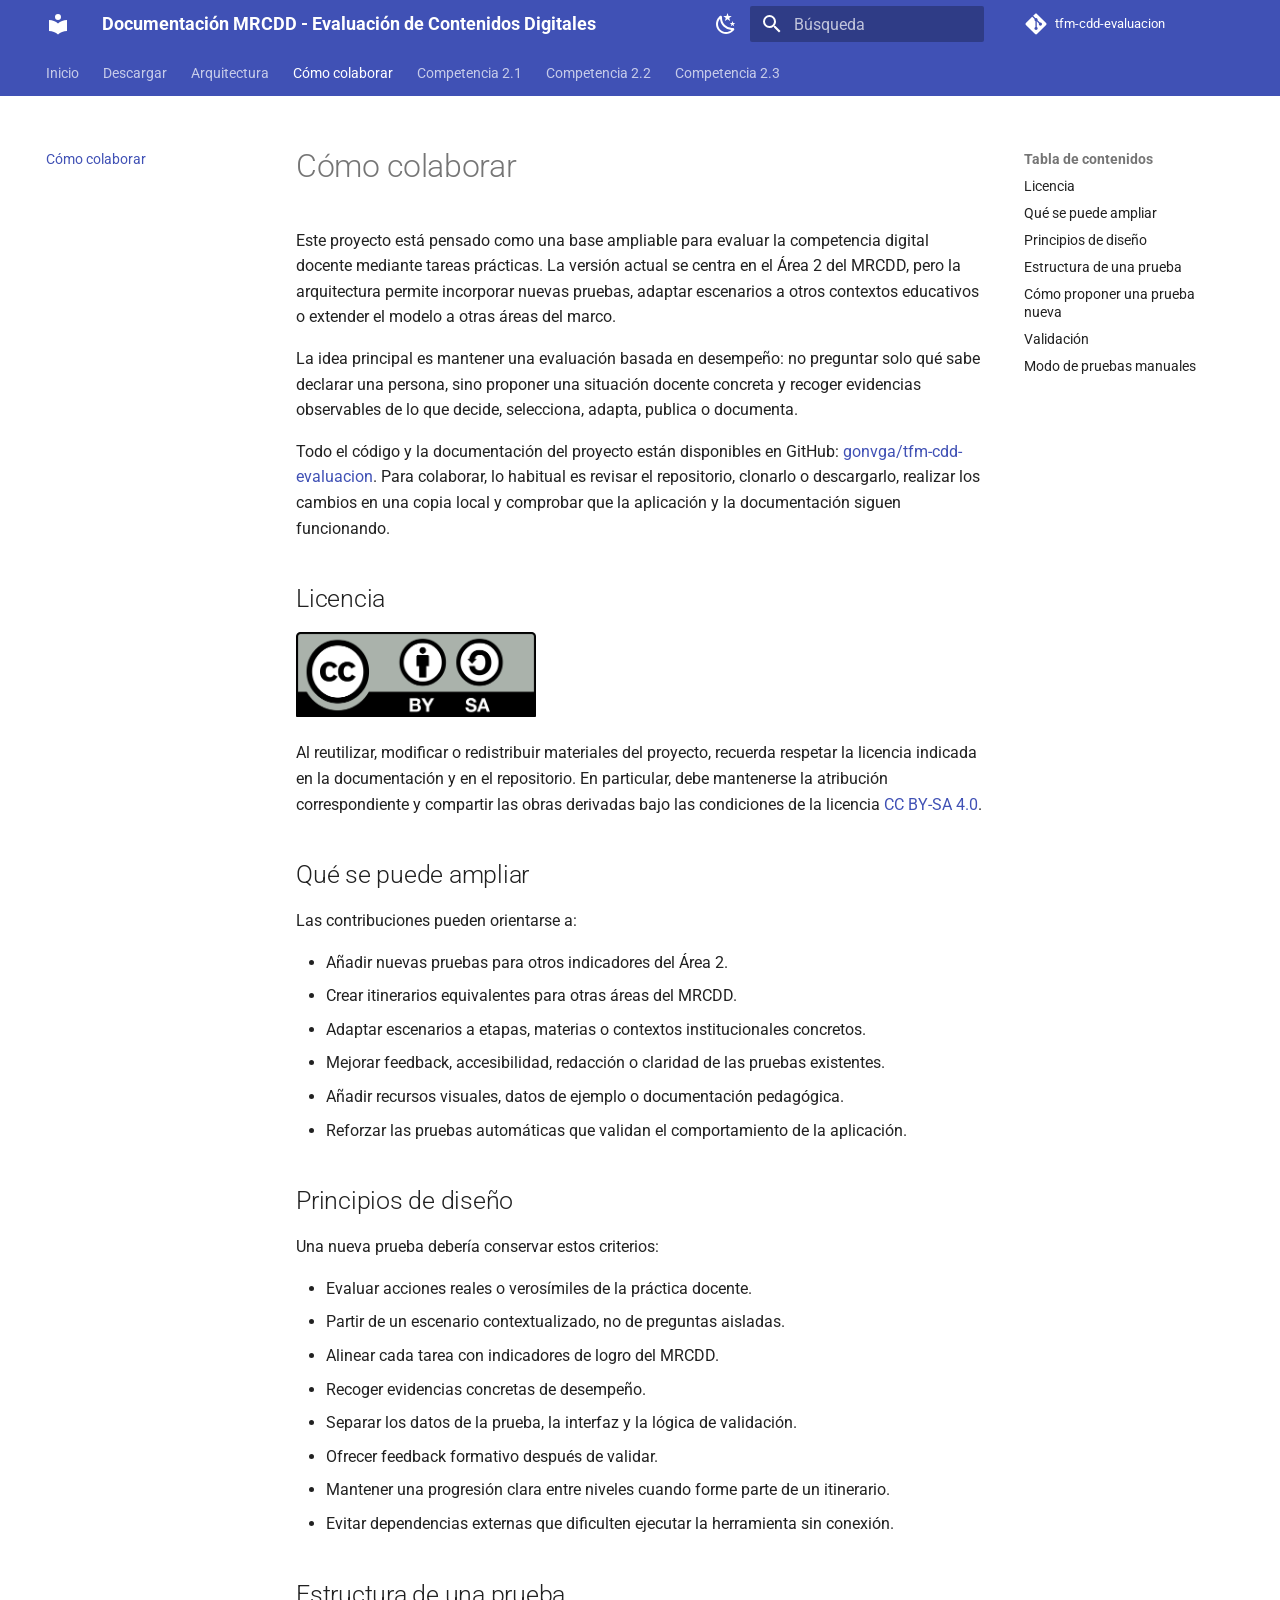
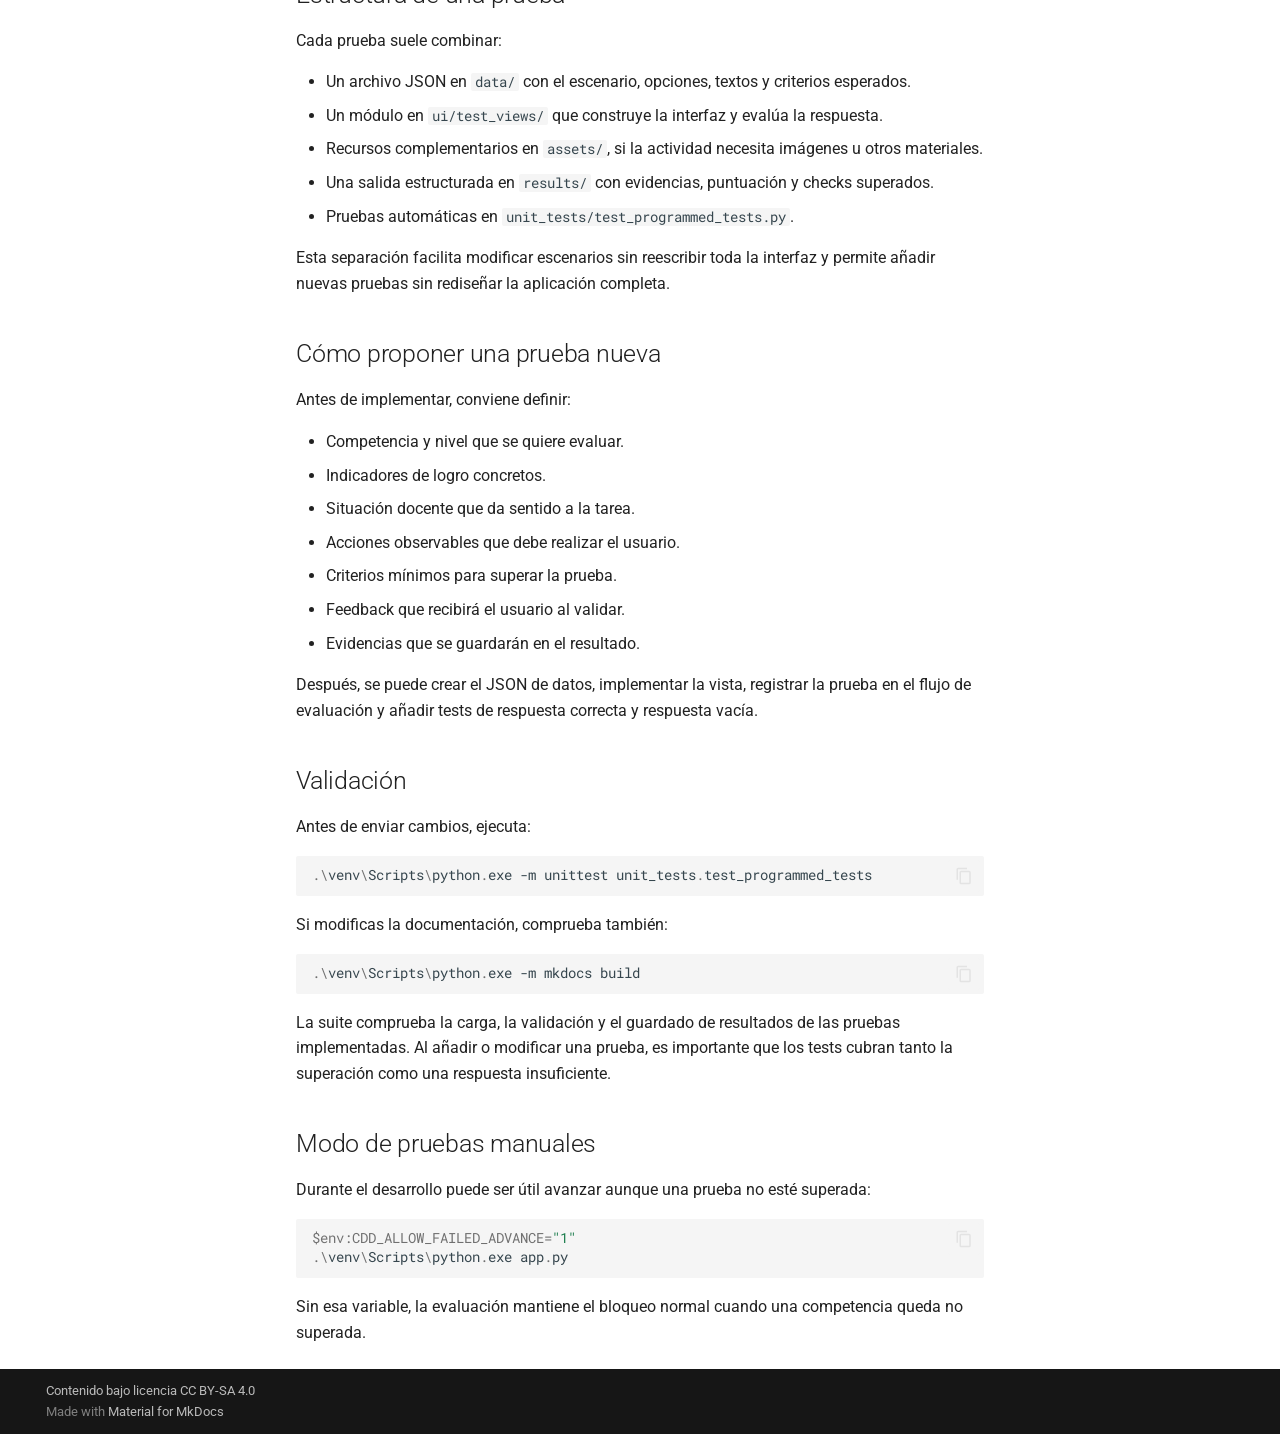
<file: desarrollo-pruebas/index.html>
<!doctype html>
<html lang="es" class="no-js">
  <head>
    
      <meta charset="utf-8">
      <meta name="viewport" content="width=device-width,initial-scale=1">
      
        <meta name="description" content="Documentación técnica y pedagógica de la aplicación de evaluación de la competencia digital docente en el Área 2 del MRCDD.">
      
      
        <meta name="author" content="Gonzalo Vega Pérez">
      
      
        <link rel="canonical" href="https://gonvga.github.io/tfm-cdd-evaluacion/desarrollo-pruebas/">
      
      
        <link rel="prev" href="../arquitectura/">
      
      
        <link rel="next" href="../competencia-21/">
      
      
        
      
      
      <link rel="icon" href="../assets/images/favicon.png">
      <meta name="generator" content="mkdocs-1.6.1, mkdocs-material-9.7.6">
    
    
      
        <title>Cómo colaborar - Documentación MRCDD - Evaluación de Contenidos Digitales</title>
      
    
    
      <link rel="stylesheet" href="../assets/stylesheets/main.484c7ddc.min.css">
      
        
        <link rel="stylesheet" href="../assets/stylesheets/palette.ab4e12ef.min.css">
      
      


    
    
      
    
    
      
        
        
        <link rel="preconnect" href="https://fonts.gstatic.com" crossorigin>
        <link rel="stylesheet" href="https://fonts.googleapis.com/css?family=Roboto:300,300i,400,400i,700,700i%7CRoboto+Mono:400,400i,700,700i&display=fallback">
        <style>:root{--md-text-font:"Roboto";--md-code-font:"Roboto Mono"}</style>
      
    
    
      <link rel="stylesheet" href="../stylesheets/extra.css">
    
    <script>__md_scope=new URL("..",location),__md_hash=e=>[...e].reduce(((e,_)=>(e<<5)-e+_.charCodeAt(0)),0),__md_get=(e,_=localStorage,t=__md_scope)=>JSON.parse(_.getItem(t.pathname+"."+e)),__md_set=(e,_,t=localStorage,a=__md_scope)=>{try{t.setItem(a.pathname+"."+e,JSON.stringify(_))}catch(e){}}</script>
    
      

    
    
  </head>
  
  
    
    
      
    
    
    
    
    <body dir="ltr" data-md-color-scheme="default" data-md-color-primary="indigo" data-md-color-accent="blue">
  
    
    <input class="md-toggle" data-md-toggle="drawer" type="checkbox" id="__drawer" autocomplete="off">
    <input class="md-toggle" data-md-toggle="search" type="checkbox" id="__search" autocomplete="off">
    <label class="md-overlay" for="__drawer"></label>
    <div data-md-component="skip">
      
        
        <a href="#como-colaborar" class="md-skip">
          Saltar a contenido
        </a>
      
    </div>
    <div data-md-component="announce">
      
    </div>
    
    
      

<header class="md-header" data-md-component="header">
  <nav class="md-header__inner md-grid" aria-label="Cabecera">
    <a href=".." title="Documentación MRCDD - Evaluación de Contenidos Digitales" class="md-header__button md-logo" aria-label="Documentación MRCDD - Evaluación de Contenidos Digitales" data-md-component="logo">
      
  
  <svg xmlns="http://www.w3.org/2000/svg" viewBox="0 0 24 24"><path d="M12 8a3 3 0 0 0 3-3 3 3 0 0 0-3-3 3 3 0 0 0-3 3 3 3 0 0 0 3 3m0 3.54C9.64 9.35 6.5 8 3 8v11c3.5 0 6.64 1.35 9 3.54 2.36-2.19 5.5-3.54 9-3.54V8c-3.5 0-6.64 1.35-9 3.54"/></svg>

    </a>
    <label class="md-header__button md-icon" for="__drawer">
      
      <svg xmlns="http://www.w3.org/2000/svg" viewBox="0 0 24 24"><path d="M3 6h18v2H3zm0 5h18v2H3zm0 5h18v2H3z"/></svg>
    </label>
    <div class="md-header__title" data-md-component="header-title">
      <div class="md-header__ellipsis">
        <div class="md-header__topic">
          <span class="md-ellipsis">
            Documentación MRCDD - Evaluación de Contenidos Digitales
          </span>
        </div>
        <div class="md-header__topic" data-md-component="header-topic">
          <span class="md-ellipsis">
            
              Cómo colaborar
            
          </span>
        </div>
      </div>
    </div>
    
      
        <form class="md-header__option" data-md-component="palette">
  
    
    
    
    <input class="md-option" data-md-color-media="" data-md-color-scheme="default" data-md-color-primary="indigo" data-md-color-accent="blue"  aria-label="Cambiar a modo oscuro"  type="radio" name="__palette" id="__palette_0">
    
      <label class="md-header__button md-icon" title="Cambiar a modo oscuro" for="__palette_1" hidden>
        <svg xmlns="http://www.w3.org/2000/svg" viewBox="0 0 24 24"><path d="m17.75 4.09-2.53 1.94.91 3.06-2.63-1.81-2.63 1.81.91-3.06-2.53-1.94L12.44 4l1.06-3 1.06 3zm3.5 6.91-1.64 1.25.59 1.98-1.7-1.17-1.7 1.17.59-1.98L15.75 11l2.06-.05L18.5 9l.69 1.95zm-2.28 4.95c.83-.08 1.72 1.1 1.19 1.85-.32.45-.66.87-1.08 1.27C15.17 23 8.84 23 4.94 19.07c-3.91-3.9-3.91-10.24 0-14.14.4-.4.82-.76 1.27-1.08.75-.53 1.93.36 1.85 1.19-.27 2.86.69 5.83 2.89 8.02a9.96 9.96 0 0 0 8.02 2.89m-1.64 2.02a12.08 12.08 0 0 1-7.8-3.47c-2.17-2.19-3.33-5-3.49-7.82-2.81 3.14-2.7 7.96.31 10.98 3.02 3.01 7.84 3.12 10.98.31"/></svg>
      </label>
    
  
    
    
    
    <input class="md-option" data-md-color-media="" data-md-color-scheme="slate" data-md-color-primary="indigo" data-md-color-accent="blue"  aria-label="Cambiar a modo claro"  type="radio" name="__palette" id="__palette_1">
    
      <label class="md-header__button md-icon" title="Cambiar a modo claro" for="__palette_0" hidden>
        <svg xmlns="http://www.w3.org/2000/svg" viewBox="0 0 24 24"><path d="M12 7a5 5 0 0 1 5 5 5 5 0 0 1-5 5 5 5 0 0 1-5-5 5 5 0 0 1 5-5m0 2a3 3 0 0 0-3 3 3 3 0 0 0 3 3 3 3 0 0 0 3-3 3 3 0 0 0-3-3m0-7 2.39 3.42C13.65 5.15 12.84 5 12 5s-1.65.15-2.39.42zM3.34 7l4.16-.35A7.2 7.2 0 0 0 5.94 8.5c-.44.74-.69 1.5-.83 2.29zm.02 10 1.76-3.77a7.131 7.131 0 0 0 2.38 4.14zM20.65 7l-1.77 3.79a7.02 7.02 0 0 0-2.38-4.15zm-.01 10-4.14.36c.59-.51 1.12-1.14 1.54-1.86.42-.73.69-1.5.83-2.29zM12 22l-2.41-3.44c.74.27 1.55.44 2.41.44.82 0 1.63-.17 2.37-.44z"/></svg>
      </label>
    
  
</form>
      
    
    
      <script>var palette=__md_get("__palette");if(palette&&palette.color){if("(prefers-color-scheme)"===palette.color.media){var media=matchMedia("(prefers-color-scheme: light)"),input=document.querySelector(media.matches?"[data-md-color-media='(prefers-color-scheme: light)']":"[data-md-color-media='(prefers-color-scheme: dark)']");palette.color.media=input.getAttribute("data-md-color-media"),palette.color.scheme=input.getAttribute("data-md-color-scheme"),palette.color.primary=input.getAttribute("data-md-color-primary"),palette.color.accent=input.getAttribute("data-md-color-accent")}for(var[key,value]of Object.entries(palette.color))document.body.setAttribute("data-md-color-"+key,value)}</script>
    
    
    
      
      
        <label class="md-header__button md-icon" for="__search">
          
          <svg xmlns="http://www.w3.org/2000/svg" viewBox="0 0 24 24"><path d="M9.5 3A6.5 6.5 0 0 1 16 9.5c0 1.61-.59 3.09-1.56 4.23l.27.27h.79l5 5-1.5 1.5-5-5v-.79l-.27-.27A6.52 6.52 0 0 1 9.5 16 6.5 6.5 0 0 1 3 9.5 6.5 6.5 0 0 1 9.5 3m0 2C7 5 5 7 5 9.5S7 14 9.5 14 14 12 14 9.5 12 5 9.5 5"/></svg>
        </label>
        <div class="md-search" data-md-component="search" role="dialog">
  <label class="md-search__overlay" for="__search"></label>
  <div class="md-search__inner" role="search">
    <form class="md-search__form" name="search">
      <input type="text" class="md-search__input" name="query" aria-label="Búsqueda" placeholder="Búsqueda" autocapitalize="off" autocorrect="off" autocomplete="off" spellcheck="false" data-md-component="search-query" required>
      <label class="md-search__icon md-icon" for="__search">
        
        <svg xmlns="http://www.w3.org/2000/svg" viewBox="0 0 24 24"><path d="M9.5 3A6.5 6.5 0 0 1 16 9.5c0 1.61-.59 3.09-1.56 4.23l.27.27h.79l5 5-1.5 1.5-5-5v-.79l-.27-.27A6.52 6.52 0 0 1 9.5 16 6.5 6.5 0 0 1 3 9.5 6.5 6.5 0 0 1 9.5 3m0 2C7 5 5 7 5 9.5S7 14 9.5 14 14 12 14 9.5 12 5 9.5 5"/></svg>
        
        <svg xmlns="http://www.w3.org/2000/svg" viewBox="0 0 24 24"><path d="M20 11v2H8l5.5 5.5-1.42 1.42L4.16 12l7.92-7.92L13.5 5.5 8 11z"/></svg>
      </label>
      <nav class="md-search__options" aria-label="Buscar">
        
        <button type="reset" class="md-search__icon md-icon" title="Limpiar" aria-label="Limpiar" tabindex="-1">
          
          <svg xmlns="http://www.w3.org/2000/svg" viewBox="0 0 24 24"><path d="M19 6.41 17.59 5 12 10.59 6.41 5 5 6.41 10.59 12 5 17.59 6.41 19 12 13.41 17.59 19 19 17.59 13.41 12z"/></svg>
        </button>
      </nav>
      
        <div class="md-search__suggest" data-md-component="search-suggest"></div>
      
    </form>
    <div class="md-search__output">
      <div class="md-search__scrollwrap" tabindex="0" data-md-scrollfix>
        <div class="md-search-result" data-md-component="search-result">
          <div class="md-search-result__meta">
            Inicializando búsqueda
          </div>
          <ol class="md-search-result__list" role="presentation"></ol>
        </div>
      </div>
    </div>
  </div>
</div>
      
    
    
      <div class="md-header__source">
        <a href="https://github.com/gonvga/tfm-cdd-evaluacion" title="Ir al repositorio" class="md-source" data-md-component="source">
  <div class="md-source__icon md-icon">
    
    <svg xmlns="http://www.w3.org/2000/svg" viewBox="0 0 448 512"><!--! Font Awesome Free 7.1.0 by @fontawesome - https://fontawesome.com License - https://fontawesome.com/license/free (Icons: CC BY 4.0, Fonts: SIL OFL 1.1, Code: MIT License) Copyright 2025 Fonticons, Inc.--><path d="M439.6 236.1 244 40.5c-5.4-5.5-12.8-8.5-20.4-8.5s-15 3-20.4 8.4L162.5 81l51.5 51.5c27.1-9.1 52.7 16.8 43.4 43.7l49.7 49.7c34.2-11.8 61.2 31 35.5 56.7-26.5 26.5-70.2-2.9-56-37.3L240.3 199v121.9c25.3 12.5 22.3 41.8 9.1 55-6.4 6.4-15.2 10.1-24.3 10.1s-17.8-3.6-24.3-10.1c-17.6-17.6-11.1-46.9 11.2-56v-123c-20.8-8.5-24.6-30.7-18.6-45L142.6 101 8.5 235.1C3 240.6 0 247.9 0 255.5s3 15 8.5 20.4l195.6 195.7c5.4 5.4 12.7 8.4 20.4 8.4s15-3 20.4-8.4l194.7-194.7c5.4-5.4 8.4-12.8 8.4-20.4s-3-15-8.4-20.4"/></svg>
  </div>
  <div class="md-source__repository">
    tfm-cdd-evaluacion
  </div>
</a>
      </div>
    
  </nav>
  
</header>
    
    <div class="md-container" data-md-component="container">
      
      
        
          
            
<nav class="md-tabs" aria-label="Pestañas" data-md-component="tabs">
  <div class="md-grid">
    <ul class="md-tabs__list">
      
        
  
  
  
  
    <li class="md-tabs__item">
      <a href=".." class="md-tabs__link">
        
  
  
    
  
  Inicio

      </a>
    </li>
  

      
        
  
  
  
  
    <li class="md-tabs__item">
      <a href="../instalacion/" class="md-tabs__link">
        
  
  
    
  
  Descargar

      </a>
    </li>
  

      
        
  
  
  
  
    <li class="md-tabs__item">
      <a href="../arquitectura/" class="md-tabs__link">
        
  
  
    
  
  Arquitectura

      </a>
    </li>
  

      
        
  
  
  
    
  
  
    <li class="md-tabs__item md-tabs__item--active">
      <a href="./" class="md-tabs__link">
        
  
  
    
  
  Cómo colaborar

      </a>
    </li>
  

      
        
  
  
  
  
    <li class="md-tabs__item">
      <a href="../competencia-21/" class="md-tabs__link">
        
  
  
    
  
  Competencia 2.1

      </a>
    </li>
  

      
        
  
  
  
  
    <li class="md-tabs__item">
      <a href="../competencia-22/" class="md-tabs__link">
        
  
  
    
  
  Competencia 2.2

      </a>
    </li>
  

      
        
  
  
  
  
    <li class="md-tabs__item">
      <a href="../competencia-23/" class="md-tabs__link">
        
  
  
    
  
  Competencia 2.3

      </a>
    </li>
  

      
    </ul>
  </div>
</nav>
          
        
      
      <main class="md-main" data-md-component="main">
        <div class="md-main__inner md-grid">
          
            
              
              <div class="md-sidebar md-sidebar--primary" data-md-component="sidebar" data-md-type="navigation" >
                <div class="md-sidebar__scrollwrap">
                  <div class="md-sidebar__inner">
                    


  


<nav class="md-nav md-nav--primary md-nav--lifted" aria-label="Navegación" data-md-level="0">
  <label class="md-nav__title" for="__drawer">
    <a href=".." title="Documentación MRCDD - Evaluación de Contenidos Digitales" class="md-nav__button md-logo" aria-label="Documentación MRCDD - Evaluación de Contenidos Digitales" data-md-component="logo">
      
  
  <svg xmlns="http://www.w3.org/2000/svg" viewBox="0 0 24 24"><path d="M12 8a3 3 0 0 0 3-3 3 3 0 0 0-3-3 3 3 0 0 0-3 3 3 3 0 0 0 3 3m0 3.54C9.64 9.35 6.5 8 3 8v11c3.5 0 6.64 1.35 9 3.54 2.36-2.19 5.5-3.54 9-3.54V8c-3.5 0-6.64 1.35-9 3.54"/></svg>

    </a>
    Documentación MRCDD - Evaluación de Contenidos Digitales
  </label>
  
    <div class="md-nav__source">
      <a href="https://github.com/gonvga/tfm-cdd-evaluacion" title="Ir al repositorio" class="md-source" data-md-component="source">
  <div class="md-source__icon md-icon">
    
    <svg xmlns="http://www.w3.org/2000/svg" viewBox="0 0 448 512"><!--! Font Awesome Free 7.1.0 by @fontawesome - https://fontawesome.com License - https://fontawesome.com/license/free (Icons: CC BY 4.0, Fonts: SIL OFL 1.1, Code: MIT License) Copyright 2025 Fonticons, Inc.--><path d="M439.6 236.1 244 40.5c-5.4-5.5-12.8-8.5-20.4-8.5s-15 3-20.4 8.4L162.5 81l51.5 51.5c27.1-9.1 52.7 16.8 43.4 43.7l49.7 49.7c34.2-11.8 61.2 31 35.5 56.7-26.5 26.5-70.2-2.9-56-37.3L240.3 199v121.9c25.3 12.5 22.3 41.8 9.1 55-6.4 6.4-15.2 10.1-24.3 10.1s-17.8-3.6-24.3-10.1c-17.6-17.6-11.1-46.9 11.2-56v-123c-20.8-8.5-24.6-30.7-18.6-45L142.6 101 8.5 235.1C3 240.6 0 247.9 0 255.5s3 15 8.5 20.4l195.6 195.7c5.4 5.4 12.7 8.4 20.4 8.4s15-3 20.4-8.4l194.7-194.7c5.4-5.4 8.4-12.8 8.4-20.4s-3-15-8.4-20.4"/></svg>
  </div>
  <div class="md-source__repository">
    tfm-cdd-evaluacion
  </div>
</a>
    </div>
  
  <ul class="md-nav__list" data-md-scrollfix>
    
      
      
  
  
  
  
    <li class="md-nav__item">
      <a href=".." class="md-nav__link">
        
  
  
  <span class="md-ellipsis">
    
  
    Inicio
  

    
  </span>
  
  

      </a>
    </li>
  

    
      
      
  
  
  
  
    <li class="md-nav__item">
      <a href="../instalacion/" class="md-nav__link">
        
  
  
  <span class="md-ellipsis">
    
  
    Descargar
  

    
  </span>
  
  

      </a>
    </li>
  

    
      
      
  
  
  
  
    <li class="md-nav__item">
      <a href="../arquitectura/" class="md-nav__link">
        
  
  
  <span class="md-ellipsis">
    
  
    Arquitectura
  

    
  </span>
  
  

      </a>
    </li>
  

    
      
      
  
  
    
  
  
  
    <li class="md-nav__item md-nav__item--active">
      
      <input class="md-nav__toggle md-toggle" type="checkbox" id="__toc">
      
      
        
      
      
        <label class="md-nav__link md-nav__link--active" for="__toc">
          
  
  
  <span class="md-ellipsis">
    
  
    Cómo colaborar
  

    
  </span>
  
  

          <span class="md-nav__icon md-icon"></span>
        </label>
      
      <a href="./" class="md-nav__link md-nav__link--active">
        
  
  
  <span class="md-ellipsis">
    
  
    Cómo colaborar
  

    
  </span>
  
  

      </a>
      
        

<nav class="md-nav md-nav--secondary" aria-label="Tabla de contenidos">
  
  
  
    
  
  
    <label class="md-nav__title" for="__toc">
      <span class="md-nav__icon md-icon"></span>
      Tabla de contenidos
    </label>
    <ul class="md-nav__list" data-md-component="toc" data-md-scrollfix>
      
        <li class="md-nav__item">
  <a href="#licencia" class="md-nav__link">
    <span class="md-ellipsis">
      
        Licencia
      
    </span>
  </a>
  
</li>
      
        <li class="md-nav__item">
  <a href="#que-se-puede-ampliar" class="md-nav__link">
    <span class="md-ellipsis">
      
        Qué se puede ampliar
      
    </span>
  </a>
  
</li>
      
        <li class="md-nav__item">
  <a href="#principios-de-diseno" class="md-nav__link">
    <span class="md-ellipsis">
      
        Principios de diseño
      
    </span>
  </a>
  
</li>
      
        <li class="md-nav__item">
  <a href="#estructura-de-una-prueba" class="md-nav__link">
    <span class="md-ellipsis">
      
        Estructura de una prueba
      
    </span>
  </a>
  
</li>
      
        <li class="md-nav__item">
  <a href="#como-proponer-una-prueba-nueva" class="md-nav__link">
    <span class="md-ellipsis">
      
        Cómo proponer una prueba nueva
      
    </span>
  </a>
  
</li>
      
        <li class="md-nav__item">
  <a href="#validacion" class="md-nav__link">
    <span class="md-ellipsis">
      
        Validación
      
    </span>
  </a>
  
</li>
      
        <li class="md-nav__item">
  <a href="#modo-de-pruebas-manuales" class="md-nav__link">
    <span class="md-ellipsis">
      
        Modo de pruebas manuales
      
    </span>
  </a>
  
</li>
      
    </ul>
  
</nav>
      
    </li>
  

    
      
      
  
  
  
  
    <li class="md-nav__item">
      <a href="../competencia-21/" class="md-nav__link">
        
  
  
  <span class="md-ellipsis">
    
  
    Competencia 2.1
  

    
  </span>
  
  

      </a>
    </li>
  

    
      
      
  
  
  
  
    <li class="md-nav__item">
      <a href="../competencia-22/" class="md-nav__link">
        
  
  
  <span class="md-ellipsis">
    
  
    Competencia 2.2
  

    
  </span>
  
  

      </a>
    </li>
  

    
      
      
  
  
  
  
    <li class="md-nav__item">
      <a href="../competencia-23/" class="md-nav__link">
        
  
  
  <span class="md-ellipsis">
    
  
    Competencia 2.3
  

    
  </span>
  
  

      </a>
    </li>
  

    
  </ul>
</nav>
                  </div>
                </div>
              </div>
            
            
              
              <div class="md-sidebar md-sidebar--secondary" data-md-component="sidebar" data-md-type="toc" >
                <div class="md-sidebar__scrollwrap">
                  <div class="md-sidebar__inner">
                    

<nav class="md-nav md-nav--secondary" aria-label="Tabla de contenidos">
  
  
  
    
  
  
    <label class="md-nav__title" for="__toc">
      <span class="md-nav__icon md-icon"></span>
      Tabla de contenidos
    </label>
    <ul class="md-nav__list" data-md-component="toc" data-md-scrollfix>
      
        <li class="md-nav__item">
  <a href="#licencia" class="md-nav__link">
    <span class="md-ellipsis">
      
        Licencia
      
    </span>
  </a>
  
</li>
      
        <li class="md-nav__item">
  <a href="#que-se-puede-ampliar" class="md-nav__link">
    <span class="md-ellipsis">
      
        Qué se puede ampliar
      
    </span>
  </a>
  
</li>
      
        <li class="md-nav__item">
  <a href="#principios-de-diseno" class="md-nav__link">
    <span class="md-ellipsis">
      
        Principios de diseño
      
    </span>
  </a>
  
</li>
      
        <li class="md-nav__item">
  <a href="#estructura-de-una-prueba" class="md-nav__link">
    <span class="md-ellipsis">
      
        Estructura de una prueba
      
    </span>
  </a>
  
</li>
      
        <li class="md-nav__item">
  <a href="#como-proponer-una-prueba-nueva" class="md-nav__link">
    <span class="md-ellipsis">
      
        Cómo proponer una prueba nueva
      
    </span>
  </a>
  
</li>
      
        <li class="md-nav__item">
  <a href="#validacion" class="md-nav__link">
    <span class="md-ellipsis">
      
        Validación
      
    </span>
  </a>
  
</li>
      
        <li class="md-nav__item">
  <a href="#modo-de-pruebas-manuales" class="md-nav__link">
    <span class="md-ellipsis">
      
        Modo de pruebas manuales
      
    </span>
  </a>
  
</li>
      
    </ul>
  
</nav>
                  </div>
                </div>
              </div>
            
          
          
            <div class="md-content" data-md-component="content">
              
              <article class="md-content__inner md-typeset">
                
                  


  
  


<h1 id="como-colaborar">Cómo colaborar<a class="headerlink" href="#como-colaborar" title="Permanent link">&para;</a></h1>
<p>Este proyecto está pensado como una base ampliable para evaluar la competencia digital docente mediante tareas prácticas. La versión actual se centra en el Área 2 del MRCDD, pero la arquitectura permite incorporar nuevas pruebas, adaptar escenarios a otros contextos educativos o extender el modelo a otras áreas del marco.</p>
<p>La idea principal es mantener una evaluación basada en desempeño: no preguntar solo qué sabe declarar una persona, sino proponer una situación docente concreta y recoger evidencias observables de lo que decide, selecciona, adapta, publica o documenta.</p>
<p>Todo el código y la documentación del proyecto están disponibles en GitHub: <a href="https://github.com/gonvga/tfm-cdd-evaluacion">gonvga/tfm-cdd-evaluacion</a>. Para colaborar, lo habitual es revisar el repositorio, clonarlo o descargarlo, realizar los cambios en una copia local y comprobar que la aplicación y la documentación siguen funcionando.</p>
<h2 id="licencia">Licencia<a class="headerlink" href="#licencia" title="Permanent link">&para;</a></h2>
<p><a href="https://creativecommons.org/licenses/by-sa/4.0/deed.es"><img alt="Licencia Creative Commons Atribución-CompartirIgual 4.0" class="license-badge" src="../images/licencia_cc_by_sa.png" /></a></p>
<p>Al reutilizar, modificar o redistribuir materiales del proyecto, recuerda respetar la licencia indicada en la documentación y en el repositorio. En particular, debe mantenerse la atribución correspondiente y compartir las obras derivadas bajo las condiciones de la licencia <a href="https://creativecommons.org/licenses/by-sa/4.0/deed.es">CC BY-SA 4.0</a>.</p>
<h2 id="que-se-puede-ampliar">Qué se puede ampliar<a class="headerlink" href="#que-se-puede-ampliar" title="Permanent link">&para;</a></h2>
<p>Las contribuciones pueden orientarse a:</p>
<ul>
<li>Añadir nuevas pruebas para otros indicadores del Área 2.</li>
<li>Crear itinerarios equivalentes para otras áreas del MRCDD.</li>
<li>Adaptar escenarios a etapas, materias o contextos institucionales concretos.</li>
<li>Mejorar feedback, accesibilidad, redacción o claridad de las pruebas existentes.</li>
<li>Añadir recursos visuales, datos de ejemplo o documentación pedagógica.</li>
<li>Reforzar las pruebas automáticas que validan el comportamiento de la aplicación.</li>
</ul>
<h2 id="principios-de-diseno">Principios de diseño<a class="headerlink" href="#principios-de-diseno" title="Permanent link">&para;</a></h2>
<p>Una nueva prueba debería conservar estos criterios:</p>
<ul>
<li>Evaluar acciones reales o verosímiles de la práctica docente.</li>
<li>Partir de un escenario contextualizado, no de preguntas aisladas.</li>
<li>Alinear cada tarea con indicadores de logro del MRCDD.</li>
<li>Recoger evidencias concretas de desempeño.</li>
<li>Separar los datos de la prueba, la interfaz y la lógica de validación.</li>
<li>Ofrecer feedback formativo después de validar.</li>
<li>Mantener una progresión clara entre niveles cuando forme parte de un itinerario.</li>
<li>Evitar dependencias externas que dificulten ejecutar la herramienta sin conexión.</li>
</ul>
<h2 id="estructura-de-una-prueba">Estructura de una prueba<a class="headerlink" href="#estructura-de-una-prueba" title="Permanent link">&para;</a></h2>
<p>Cada prueba suele combinar:</p>
<ul>
<li>Un archivo JSON en <code>data/</code> con el escenario, opciones, textos y criterios esperados.</li>
<li>Un módulo en <code>ui/test_views/</code> que construye la interfaz y evalúa la respuesta.</li>
<li>Recursos complementarios en <code>assets/</code>, si la actividad necesita imágenes u otros materiales.</li>
<li>Una salida estructurada en <code>results/</code> con evidencias, puntuación y checks superados.</li>
<li>Pruebas automáticas en <code>unit_tests/test_programmed_tests.py</code>.</li>
</ul>
<p>Esta separación facilita modificar escenarios sin reescribir toda la interfaz y permite añadir nuevas pruebas sin rediseñar la aplicación completa.</p>
<h2 id="como-proponer-una-prueba-nueva">Cómo proponer una prueba nueva<a class="headerlink" href="#como-proponer-una-prueba-nueva" title="Permanent link">&para;</a></h2>
<p>Antes de implementar, conviene definir:</p>
<ul>
<li>Competencia y nivel que se quiere evaluar.</li>
<li>Indicadores de logro concretos.</li>
<li>Situación docente que da sentido a la tarea.</li>
<li>Acciones observables que debe realizar el usuario.</li>
<li>Criterios mínimos para superar la prueba.</li>
<li>Feedback que recibirá el usuario al validar.</li>
<li>Evidencias que se guardarán en el resultado.</li>
</ul>
<p>Después, se puede crear el JSON de datos, implementar la vista, registrar la prueba en el flujo de evaluación y añadir tests de respuesta correcta y respuesta vacía.</p>
<h2 id="validacion">Validación<a class="headerlink" href="#validacion" title="Permanent link">&para;</a></h2>
<p>Antes de enviar cambios, ejecuta:</p>
<div class="highlight"><pre><span></span><code><span class="p">.\</span><span class="n">venv</span><span class="p">\</span><span class="n">Scripts</span><span class="p">\</span><span class="n">python</span><span class="p">.</span><span class="n">exe</span> <span class="n">-m</span> <span class="n">unittest</span> <span class="n">unit_tests</span><span class="p">.</span><span class="n">test_programmed_tests</span>
</code></pre></div>
<p>Si modificas la documentación, comprueba también:</p>
<div class="highlight"><pre><span></span><code><span class="p">.\</span><span class="n">venv</span><span class="p">\</span><span class="n">Scripts</span><span class="p">\</span><span class="n">python</span><span class="p">.</span><span class="n">exe</span> <span class="n">-m</span> <span class="n">mkdocs</span> <span class="n">build</span>
</code></pre></div>
<p>La suite comprueba la carga, la validación y el guardado de resultados de las pruebas implementadas. Al añadir o modificar una prueba, es importante que los tests cubran tanto la superación como una respuesta insuficiente.</p>
<h2 id="modo-de-pruebas-manuales">Modo de pruebas manuales<a class="headerlink" href="#modo-de-pruebas-manuales" title="Permanent link">&para;</a></h2>
<p>Durante el desarrollo puede ser útil avanzar aunque una prueba no esté superada:</p>
<div class="highlight"><pre><span></span><code><span class="nv">$env:CDD_ALLOW_FAILED_ADVANCE</span><span class="p">=</span><span class="s2">&quot;1&quot;</span>
<span class="p">.\</span><span class="n">venv</span><span class="p">\</span><span class="n">Scripts</span><span class="p">\</span><span class="n">python</span><span class="p">.</span><span class="n">exe</span> <span class="n">app</span><span class="p">.</span><span class="n">py</span>
</code></pre></div>
<p>Sin esa variable, la evaluación mantiene el bloqueo normal cuando una competencia queda no superada.</p>












                
              </article>
            </div>
          
          
<script>var target=document.getElementById(location.hash.slice(1));target&&target.name&&(target.checked=target.name.startsWith("__tabbed_"))</script>
        </div>
        
          <button type="button" class="md-top md-icon" data-md-component="top" hidden>
  
  <svg xmlns="http://www.w3.org/2000/svg" viewBox="0 0 24 24"><path d="M13 20h-2V8l-5.5 5.5-1.42-1.42L12 4.16l7.92 7.92-1.42 1.42L13 8z"/></svg>
  Volver al principio
</button>
        
      </main>
      
        <footer class="md-footer">
  
  <div class="md-footer-meta md-typeset">
    <div class="md-footer-meta__inner md-grid">
      <div class="md-copyright">
  
    <div class="md-copyright__highlight">
      Contenido bajo licencia <a href="https://creativecommons.org/licenses/by-sa/4.0/deed.es">CC BY-SA 4.0</a>
    </div>
  
  
    Made with
    <a href="https://squidfunk.github.io/mkdocs-material/" target="_blank" rel="noopener">
      Material for MkDocs
    </a>
  
</div>
      
    </div>
  </div>
</footer>
      
    </div>
    <div class="md-dialog" data-md-component="dialog">
      <div class="md-dialog__inner md-typeset"></div>
    </div>
    
    
    
      
      
      <script id="__config" type="application/json">{"annotate": null, "base": "..", "features": ["navigation.tabs", "navigation.sections", "navigation.top", "toc.follow", "search.highlight", "search.suggest", "content.code.copy"], "search": "../assets/javascripts/workers/search.2c215733.min.js", "tags": null, "translations": {"clipboard.copied": "Copiado al portapapeles", "clipboard.copy": "Copiar al portapapeles", "search.result.more.one": "1 m\u00e1s en esta p\u00e1gina", "search.result.more.other": "# m\u00e1s en esta p\u00e1gina", "search.result.none": "No se encontraron documentos", "search.result.one": "1 documento encontrado", "search.result.other": "# documentos encontrados", "search.result.placeholder": "Teclee para comenzar b\u00fasqueda", "search.result.term.missing": "Falta", "select.version": "Seleccionar versi\u00f3n"}, "version": null}</script>
    
    
      <script src="../assets/javascripts/bundle.79ae519e.min.js"></script>
      
    
  </body>
</html>
</file>
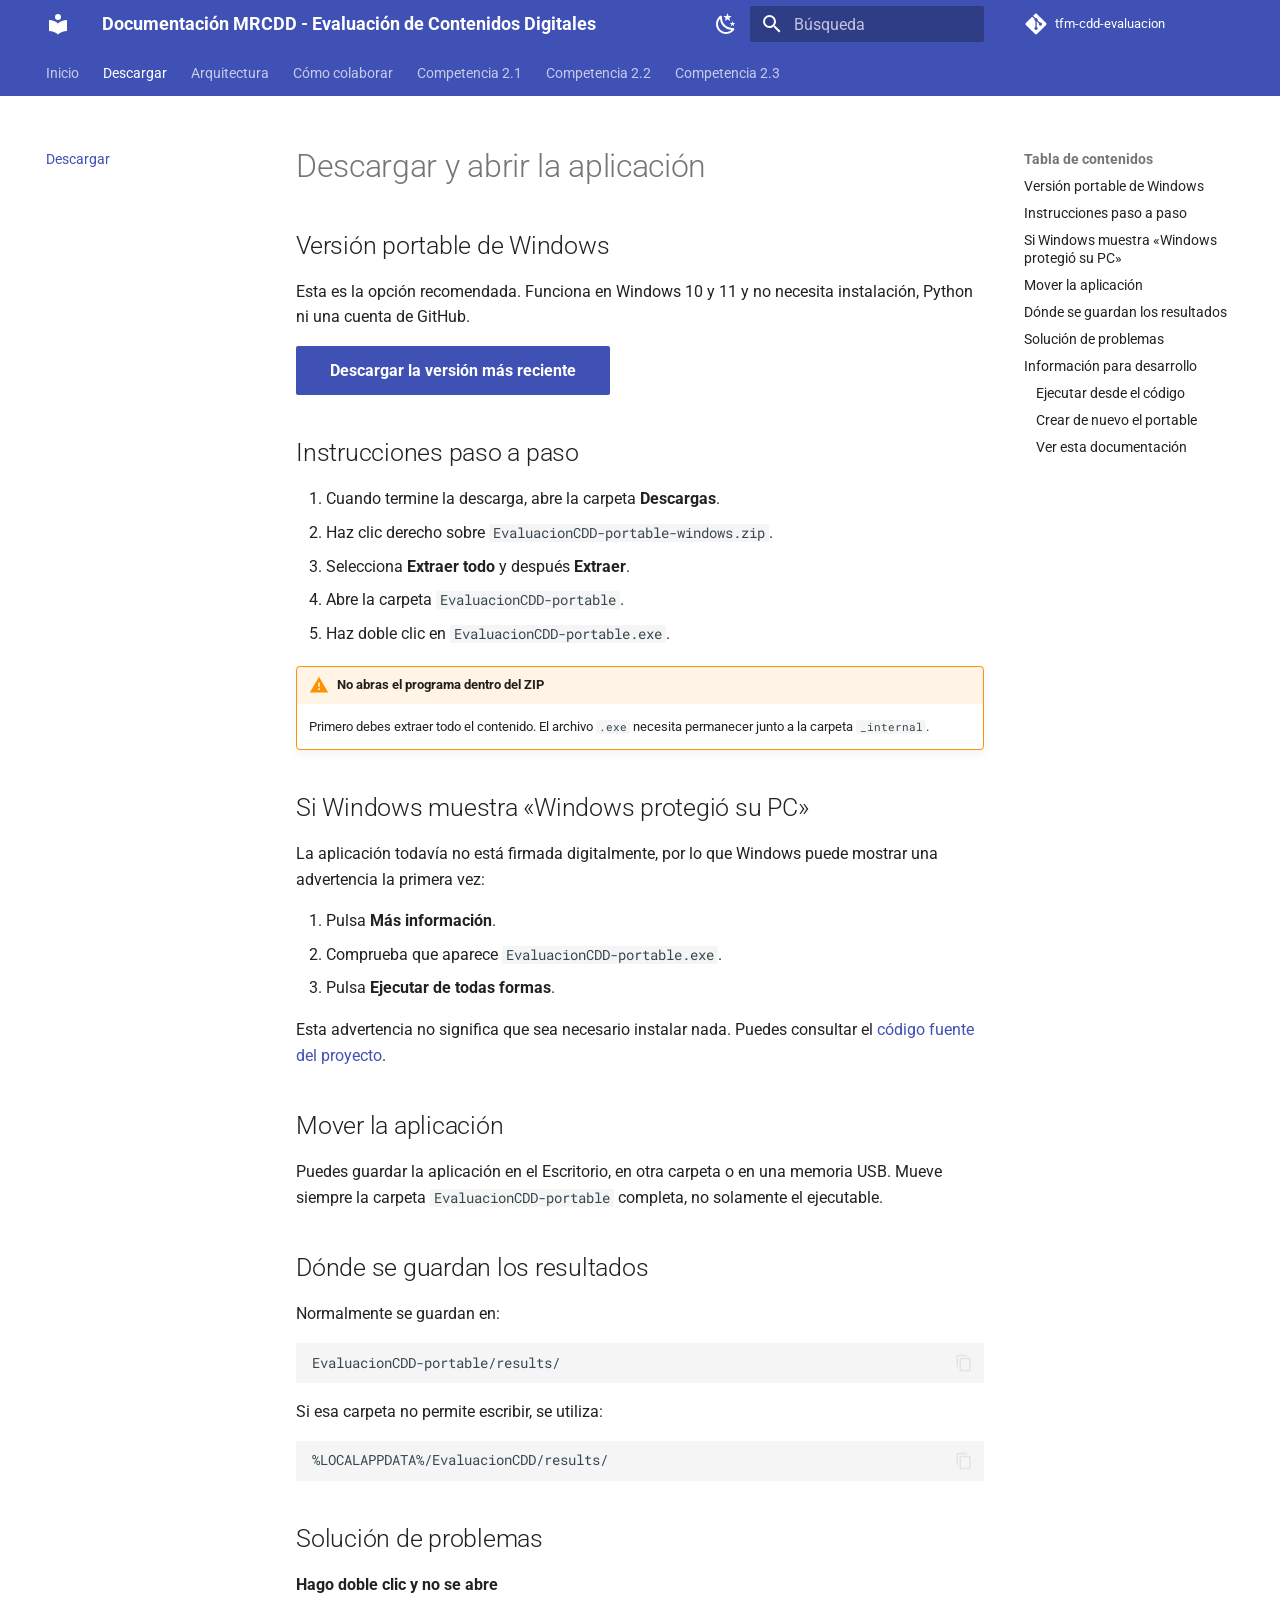
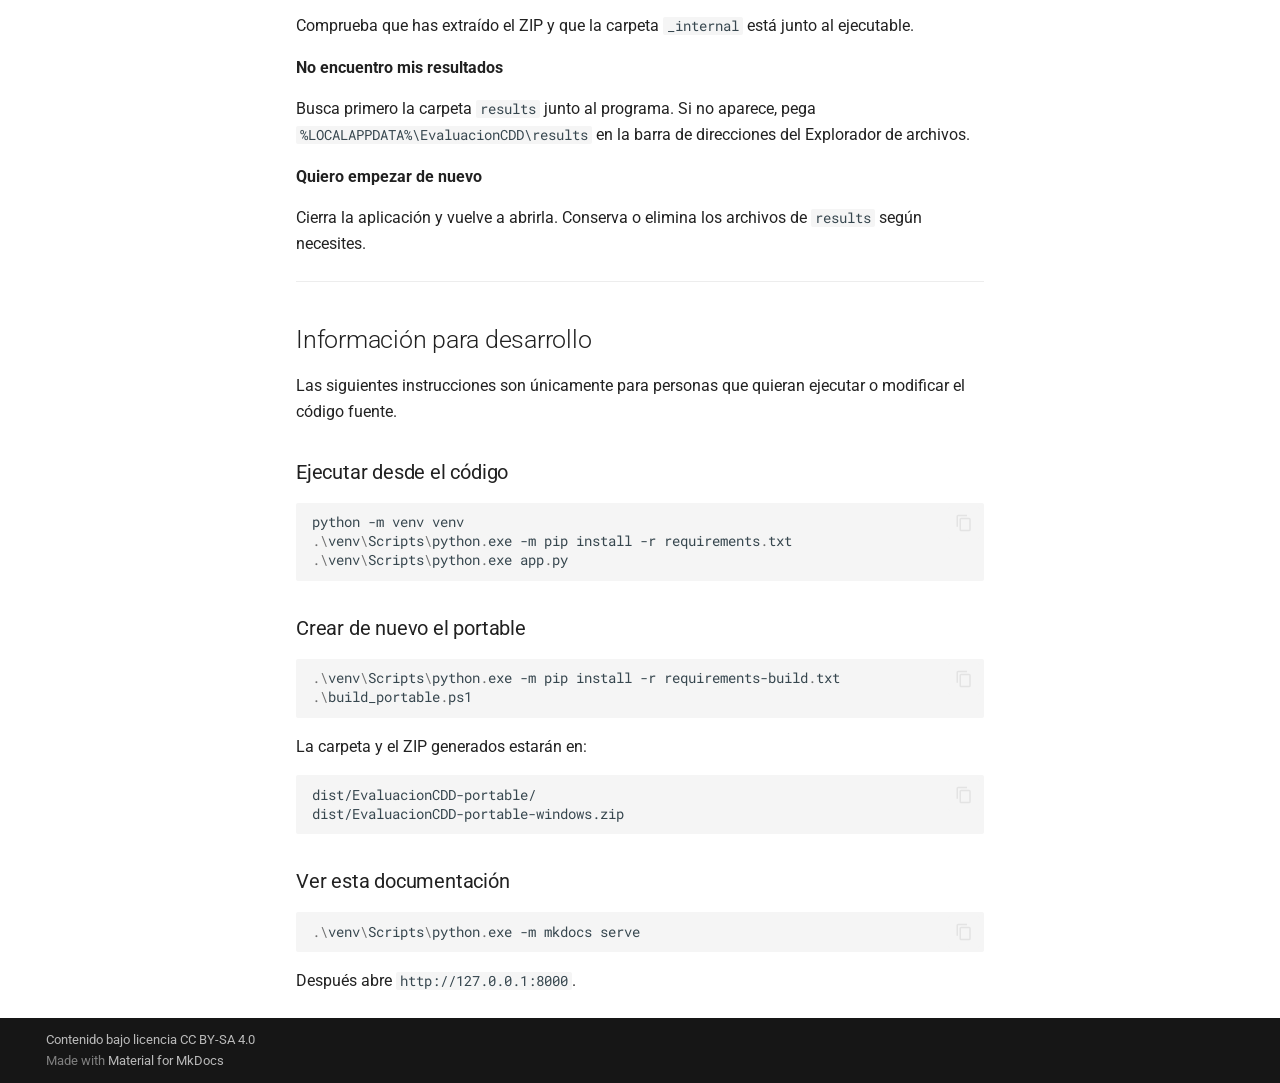
<file: instalacion/index.html>
<!doctype html>
<html lang="es" class="no-js">
  <head>
    
      <meta charset="utf-8">
      <meta name="viewport" content="width=device-width,initial-scale=1">
      
        <meta name="description" content="Documentación técnica y pedagógica de la aplicación de evaluación de la competencia digital docente en el Área 2 del MRCDD.">
      
      
        <meta name="author" content="Gonzalo Vega Pérez">
      
      
        <link rel="canonical" href="https://gonvga.github.io/tfm-cdd-evaluacion/instalacion/">
      
      
        <link rel="prev" href="..">
      
      
        <link rel="next" href="../arquitectura/">
      
      
        
      
      
      <link rel="icon" href="../assets/images/favicon.png">
      <meta name="generator" content="mkdocs-1.6.1, mkdocs-material-9.7.6">
    
    
      
        <title>Descargar - Documentación MRCDD - Evaluación de Contenidos Digitales</title>
      
    
    
      <link rel="stylesheet" href="../assets/stylesheets/main.484c7ddc.min.css">
      
        
        <link rel="stylesheet" href="../assets/stylesheets/palette.ab4e12ef.min.css">
      
      


    
    
      
    
    
      
        
        
        <link rel="preconnect" href="https://fonts.gstatic.com" crossorigin>
        <link rel="stylesheet" href="https://fonts.googleapis.com/css?family=Roboto:300,300i,400,400i,700,700i%7CRoboto+Mono:400,400i,700,700i&display=fallback">
        <style>:root{--md-text-font:"Roboto";--md-code-font:"Roboto Mono"}</style>
      
    
    
      <link rel="stylesheet" href="../stylesheets/extra.css">
    
    <script>__md_scope=new URL("..",location),__md_hash=e=>[...e].reduce(((e,_)=>(e<<5)-e+_.charCodeAt(0)),0),__md_get=(e,_=localStorage,t=__md_scope)=>JSON.parse(_.getItem(t.pathname+"."+e)),__md_set=(e,_,t=localStorage,a=__md_scope)=>{try{t.setItem(a.pathname+"."+e,JSON.stringify(_))}catch(e){}}</script>
    
      

    
    
  </head>
  
  
    
    
      
    
    
    
    
    <body dir="ltr" data-md-color-scheme="default" data-md-color-primary="indigo" data-md-color-accent="blue">
  
    
    <input class="md-toggle" data-md-toggle="drawer" type="checkbox" id="__drawer" autocomplete="off">
    <input class="md-toggle" data-md-toggle="search" type="checkbox" id="__search" autocomplete="off">
    <label class="md-overlay" for="__drawer"></label>
    <div data-md-component="skip">
      
        
        <a href="#descargar-y-abrir-la-aplicacion" class="md-skip">
          Saltar a contenido
        </a>
      
    </div>
    <div data-md-component="announce">
      
    </div>
    
    
      

<header class="md-header" data-md-component="header">
  <nav class="md-header__inner md-grid" aria-label="Cabecera">
    <a href=".." title="Documentación MRCDD - Evaluación de Contenidos Digitales" class="md-header__button md-logo" aria-label="Documentación MRCDD - Evaluación de Contenidos Digitales" data-md-component="logo">
      
  
  <svg xmlns="http://www.w3.org/2000/svg" viewBox="0 0 24 24"><path d="M12 8a3 3 0 0 0 3-3 3 3 0 0 0-3-3 3 3 0 0 0-3 3 3 3 0 0 0 3 3m0 3.54C9.64 9.35 6.5 8 3 8v11c3.5 0 6.64 1.35 9 3.54 2.36-2.19 5.5-3.54 9-3.54V8c-3.5 0-6.64 1.35-9 3.54"/></svg>

    </a>
    <label class="md-header__button md-icon" for="__drawer">
      
      <svg xmlns="http://www.w3.org/2000/svg" viewBox="0 0 24 24"><path d="M3 6h18v2H3zm0 5h18v2H3zm0 5h18v2H3z"/></svg>
    </label>
    <div class="md-header__title" data-md-component="header-title">
      <div class="md-header__ellipsis">
        <div class="md-header__topic">
          <span class="md-ellipsis">
            Documentación MRCDD - Evaluación de Contenidos Digitales
          </span>
        </div>
        <div class="md-header__topic" data-md-component="header-topic">
          <span class="md-ellipsis">
            
              Descargar
            
          </span>
        </div>
      </div>
    </div>
    
      
        <form class="md-header__option" data-md-component="palette">
  
    
    
    
    <input class="md-option" data-md-color-media="" data-md-color-scheme="default" data-md-color-primary="indigo" data-md-color-accent="blue"  aria-label="Cambiar a modo oscuro"  type="radio" name="__palette" id="__palette_0">
    
      <label class="md-header__button md-icon" title="Cambiar a modo oscuro" for="__palette_1" hidden>
        <svg xmlns="http://www.w3.org/2000/svg" viewBox="0 0 24 24"><path d="m17.75 4.09-2.53 1.94.91 3.06-2.63-1.81-2.63 1.81.91-3.06-2.53-1.94L12.44 4l1.06-3 1.06 3zm3.5 6.91-1.64 1.25.59 1.98-1.7-1.17-1.7 1.17.59-1.98L15.75 11l2.06-.05L18.5 9l.69 1.95zm-2.28 4.95c.83-.08 1.72 1.1 1.19 1.85-.32.45-.66.87-1.08 1.27C15.17 23 8.84 23 4.94 19.07c-3.91-3.9-3.91-10.24 0-14.14.4-.4.82-.76 1.27-1.08.75-.53 1.93.36 1.85 1.19-.27 2.86.69 5.83 2.89 8.02a9.96 9.96 0 0 0 8.02 2.89m-1.64 2.02a12.08 12.08 0 0 1-7.8-3.47c-2.17-2.19-3.33-5-3.49-7.82-2.81 3.14-2.7 7.96.31 10.98 3.02 3.01 7.84 3.12 10.98.31"/></svg>
      </label>
    
  
    
    
    
    <input class="md-option" data-md-color-media="" data-md-color-scheme="slate" data-md-color-primary="indigo" data-md-color-accent="blue"  aria-label="Cambiar a modo claro"  type="radio" name="__palette" id="__palette_1">
    
      <label class="md-header__button md-icon" title="Cambiar a modo claro" for="__palette_0" hidden>
        <svg xmlns="http://www.w3.org/2000/svg" viewBox="0 0 24 24"><path d="M12 7a5 5 0 0 1 5 5 5 5 0 0 1-5 5 5 5 0 0 1-5-5 5 5 0 0 1 5-5m0 2a3 3 0 0 0-3 3 3 3 0 0 0 3 3 3 3 0 0 0 3-3 3 3 0 0 0-3-3m0-7 2.39 3.42C13.65 5.15 12.84 5 12 5s-1.65.15-2.39.42zM3.34 7l4.16-.35A7.2 7.2 0 0 0 5.94 8.5c-.44.74-.69 1.5-.83 2.29zm.02 10 1.76-3.77a7.131 7.131 0 0 0 2.38 4.14zM20.65 7l-1.77 3.79a7.02 7.02 0 0 0-2.38-4.15zm-.01 10-4.14.36c.59-.51 1.12-1.14 1.54-1.86.42-.73.69-1.5.83-2.29zM12 22l-2.41-3.44c.74.27 1.55.44 2.41.44.82 0 1.63-.17 2.37-.44z"/></svg>
      </label>
    
  
</form>
      
    
    
      <script>var palette=__md_get("__palette");if(palette&&palette.color){if("(prefers-color-scheme)"===palette.color.media){var media=matchMedia("(prefers-color-scheme: light)"),input=document.querySelector(media.matches?"[data-md-color-media='(prefers-color-scheme: light)']":"[data-md-color-media='(prefers-color-scheme: dark)']");palette.color.media=input.getAttribute("data-md-color-media"),palette.color.scheme=input.getAttribute("data-md-color-scheme"),palette.color.primary=input.getAttribute("data-md-color-primary"),palette.color.accent=input.getAttribute("data-md-color-accent")}for(var[key,value]of Object.entries(palette.color))document.body.setAttribute("data-md-color-"+key,value)}</script>
    
    
    
      
      
        <label class="md-header__button md-icon" for="__search">
          
          <svg xmlns="http://www.w3.org/2000/svg" viewBox="0 0 24 24"><path d="M9.5 3A6.5 6.5 0 0 1 16 9.5c0 1.61-.59 3.09-1.56 4.23l.27.27h.79l5 5-1.5 1.5-5-5v-.79l-.27-.27A6.52 6.52 0 0 1 9.5 16 6.5 6.5 0 0 1 3 9.5 6.5 6.5 0 0 1 9.5 3m0 2C7 5 5 7 5 9.5S7 14 9.5 14 14 12 14 9.5 12 5 9.5 5"/></svg>
        </label>
        <div class="md-search" data-md-component="search" role="dialog">
  <label class="md-search__overlay" for="__search"></label>
  <div class="md-search__inner" role="search">
    <form class="md-search__form" name="search">
      <input type="text" class="md-search__input" name="query" aria-label="Búsqueda" placeholder="Búsqueda" autocapitalize="off" autocorrect="off" autocomplete="off" spellcheck="false" data-md-component="search-query" required>
      <label class="md-search__icon md-icon" for="__search">
        
        <svg xmlns="http://www.w3.org/2000/svg" viewBox="0 0 24 24"><path d="M9.5 3A6.5 6.5 0 0 1 16 9.5c0 1.61-.59 3.09-1.56 4.23l.27.27h.79l5 5-1.5 1.5-5-5v-.79l-.27-.27A6.52 6.52 0 0 1 9.5 16 6.5 6.5 0 0 1 3 9.5 6.5 6.5 0 0 1 9.5 3m0 2C7 5 5 7 5 9.5S7 14 9.5 14 14 12 14 9.5 12 5 9.5 5"/></svg>
        
        <svg xmlns="http://www.w3.org/2000/svg" viewBox="0 0 24 24"><path d="M20 11v2H8l5.5 5.5-1.42 1.42L4.16 12l7.92-7.92L13.5 5.5 8 11z"/></svg>
      </label>
      <nav class="md-search__options" aria-label="Buscar">
        
        <button type="reset" class="md-search__icon md-icon" title="Limpiar" aria-label="Limpiar" tabindex="-1">
          
          <svg xmlns="http://www.w3.org/2000/svg" viewBox="0 0 24 24"><path d="M19 6.41 17.59 5 12 10.59 6.41 5 5 6.41 10.59 12 5 17.59 6.41 19 12 13.41 17.59 19 19 17.59 13.41 12z"/></svg>
        </button>
      </nav>
      
        <div class="md-search__suggest" data-md-component="search-suggest"></div>
      
    </form>
    <div class="md-search__output">
      <div class="md-search__scrollwrap" tabindex="0" data-md-scrollfix>
        <div class="md-search-result" data-md-component="search-result">
          <div class="md-search-result__meta">
            Inicializando búsqueda
          </div>
          <ol class="md-search-result__list" role="presentation"></ol>
        </div>
      </div>
    </div>
  </div>
</div>
      
    
    
      <div class="md-header__source">
        <a href="https://github.com/gonvga/tfm-cdd-evaluacion" title="Ir al repositorio" class="md-source" data-md-component="source">
  <div class="md-source__icon md-icon">
    
    <svg xmlns="http://www.w3.org/2000/svg" viewBox="0 0 448 512"><!--! Font Awesome Free 7.1.0 by @fontawesome - https://fontawesome.com License - https://fontawesome.com/license/free (Icons: CC BY 4.0, Fonts: SIL OFL 1.1, Code: MIT License) Copyright 2025 Fonticons, Inc.--><path d="M439.6 236.1 244 40.5c-5.4-5.5-12.8-8.5-20.4-8.5s-15 3-20.4 8.4L162.5 81l51.5 51.5c27.1-9.1 52.7 16.8 43.4 43.7l49.7 49.7c34.2-11.8 61.2 31 35.5 56.7-26.5 26.5-70.2-2.9-56-37.3L240.3 199v121.9c25.3 12.5 22.3 41.8 9.1 55-6.4 6.4-15.2 10.1-24.3 10.1s-17.8-3.6-24.3-10.1c-17.6-17.6-11.1-46.9 11.2-56v-123c-20.8-8.5-24.6-30.7-18.6-45L142.6 101 8.5 235.1C3 240.6 0 247.9 0 255.5s3 15 8.5 20.4l195.6 195.7c5.4 5.4 12.7 8.4 20.4 8.4s15-3 20.4-8.4l194.7-194.7c5.4-5.4 8.4-12.8 8.4-20.4s-3-15-8.4-20.4"/></svg>
  </div>
  <div class="md-source__repository">
    tfm-cdd-evaluacion
  </div>
</a>
      </div>
    
  </nav>
  
</header>
    
    <div class="md-container" data-md-component="container">
      
      
        
          
            
<nav class="md-tabs" aria-label="Pestañas" data-md-component="tabs">
  <div class="md-grid">
    <ul class="md-tabs__list">
      
        
  
  
  
  
    <li class="md-tabs__item">
      <a href=".." class="md-tabs__link">
        
  
  
    
  
  Inicio

      </a>
    </li>
  

      
        
  
  
  
    
  
  
    <li class="md-tabs__item md-tabs__item--active">
      <a href="./" class="md-tabs__link">
        
  
  
    
  
  Descargar

      </a>
    </li>
  

      
        
  
  
  
  
    <li class="md-tabs__item">
      <a href="../arquitectura/" class="md-tabs__link">
        
  
  
    
  
  Arquitectura

      </a>
    </li>
  

      
        
  
  
  
  
    <li class="md-tabs__item">
      <a href="../desarrollo-pruebas/" class="md-tabs__link">
        
  
  
    
  
  Cómo colaborar

      </a>
    </li>
  

      
        
  
  
  
  
    <li class="md-tabs__item">
      <a href="../competencia-21/" class="md-tabs__link">
        
  
  
    
  
  Competencia 2.1

      </a>
    </li>
  

      
        
  
  
  
  
    <li class="md-tabs__item">
      <a href="../competencia-22/" class="md-tabs__link">
        
  
  
    
  
  Competencia 2.2

      </a>
    </li>
  

      
        
  
  
  
  
    <li class="md-tabs__item">
      <a href="../competencia-23/" class="md-tabs__link">
        
  
  
    
  
  Competencia 2.3

      </a>
    </li>
  

      
    </ul>
  </div>
</nav>
          
        
      
      <main class="md-main" data-md-component="main">
        <div class="md-main__inner md-grid">
          
            
              
              <div class="md-sidebar md-sidebar--primary" data-md-component="sidebar" data-md-type="navigation" >
                <div class="md-sidebar__scrollwrap">
                  <div class="md-sidebar__inner">
                    


  


<nav class="md-nav md-nav--primary md-nav--lifted" aria-label="Navegación" data-md-level="0">
  <label class="md-nav__title" for="__drawer">
    <a href=".." title="Documentación MRCDD - Evaluación de Contenidos Digitales" class="md-nav__button md-logo" aria-label="Documentación MRCDD - Evaluación de Contenidos Digitales" data-md-component="logo">
      
  
  <svg xmlns="http://www.w3.org/2000/svg" viewBox="0 0 24 24"><path d="M12 8a3 3 0 0 0 3-3 3 3 0 0 0-3-3 3 3 0 0 0-3 3 3 3 0 0 0 3 3m0 3.54C9.64 9.35 6.5 8 3 8v11c3.5 0 6.64 1.35 9 3.54 2.36-2.19 5.5-3.54 9-3.54V8c-3.5 0-6.64 1.35-9 3.54"/></svg>

    </a>
    Documentación MRCDD - Evaluación de Contenidos Digitales
  </label>
  
    <div class="md-nav__source">
      <a href="https://github.com/gonvga/tfm-cdd-evaluacion" title="Ir al repositorio" class="md-source" data-md-component="source">
  <div class="md-source__icon md-icon">
    
    <svg xmlns="http://www.w3.org/2000/svg" viewBox="0 0 448 512"><!--! Font Awesome Free 7.1.0 by @fontawesome - https://fontawesome.com License - https://fontawesome.com/license/free (Icons: CC BY 4.0, Fonts: SIL OFL 1.1, Code: MIT License) Copyright 2025 Fonticons, Inc.--><path d="M439.6 236.1 244 40.5c-5.4-5.5-12.8-8.5-20.4-8.5s-15 3-20.4 8.4L162.5 81l51.5 51.5c27.1-9.1 52.7 16.8 43.4 43.7l49.7 49.7c34.2-11.8 61.2 31 35.5 56.7-26.5 26.5-70.2-2.9-56-37.3L240.3 199v121.9c25.3 12.5 22.3 41.8 9.1 55-6.4 6.4-15.2 10.1-24.3 10.1s-17.8-3.6-24.3-10.1c-17.6-17.6-11.1-46.9 11.2-56v-123c-20.8-8.5-24.6-30.7-18.6-45L142.6 101 8.5 235.1C3 240.6 0 247.9 0 255.5s3 15 8.5 20.4l195.6 195.7c5.4 5.4 12.7 8.4 20.4 8.4s15-3 20.4-8.4l194.7-194.7c5.4-5.4 8.4-12.8 8.4-20.4s-3-15-8.4-20.4"/></svg>
  </div>
  <div class="md-source__repository">
    tfm-cdd-evaluacion
  </div>
</a>
    </div>
  
  <ul class="md-nav__list" data-md-scrollfix>
    
      
      
  
  
  
  
    <li class="md-nav__item">
      <a href=".." class="md-nav__link">
        
  
  
  <span class="md-ellipsis">
    
  
    Inicio
  

    
  </span>
  
  

      </a>
    </li>
  

    
      
      
  
  
    
  
  
  
    <li class="md-nav__item md-nav__item--active">
      
      <input class="md-nav__toggle md-toggle" type="checkbox" id="__toc">
      
      
        
      
      
        <label class="md-nav__link md-nav__link--active" for="__toc">
          
  
  
  <span class="md-ellipsis">
    
  
    Descargar
  

    
  </span>
  
  

          <span class="md-nav__icon md-icon"></span>
        </label>
      
      <a href="./" class="md-nav__link md-nav__link--active">
        
  
  
  <span class="md-ellipsis">
    
  
    Descargar
  

    
  </span>
  
  

      </a>
      
        

<nav class="md-nav md-nav--secondary" aria-label="Tabla de contenidos">
  
  
  
    
  
  
    <label class="md-nav__title" for="__toc">
      <span class="md-nav__icon md-icon"></span>
      Tabla de contenidos
    </label>
    <ul class="md-nav__list" data-md-component="toc" data-md-scrollfix>
      
        <li class="md-nav__item">
  <a href="#version-portable-de-windows" class="md-nav__link">
    <span class="md-ellipsis">
      
        Versión portable de Windows
      
    </span>
  </a>
  
</li>
      
        <li class="md-nav__item">
  <a href="#instrucciones-paso-a-paso" class="md-nav__link">
    <span class="md-ellipsis">
      
        Instrucciones paso a paso
      
    </span>
  </a>
  
</li>
      
        <li class="md-nav__item">
  <a href="#si-windows-muestra-windows-protegio-su-pc" class="md-nav__link">
    <span class="md-ellipsis">
      
        Si Windows muestra «Windows protegió su PC»
      
    </span>
  </a>
  
</li>
      
        <li class="md-nav__item">
  <a href="#mover-la-aplicacion" class="md-nav__link">
    <span class="md-ellipsis">
      
        Mover la aplicación
      
    </span>
  </a>
  
</li>
      
        <li class="md-nav__item">
  <a href="#donde-se-guardan-los-resultados" class="md-nav__link">
    <span class="md-ellipsis">
      
        Dónde se guardan los resultados
      
    </span>
  </a>
  
</li>
      
        <li class="md-nav__item">
  <a href="#solucion-de-problemas" class="md-nav__link">
    <span class="md-ellipsis">
      
        Solución de problemas
      
    </span>
  </a>
  
</li>
      
        <li class="md-nav__item">
  <a href="#informacion-para-desarrollo" class="md-nav__link">
    <span class="md-ellipsis">
      
        Información para desarrollo
      
    </span>
  </a>
  
    <nav class="md-nav" aria-label="Información para desarrollo">
      <ul class="md-nav__list">
        
          <li class="md-nav__item">
  <a href="#ejecutar-desde-el-codigo" class="md-nav__link">
    <span class="md-ellipsis">
      
        Ejecutar desde el código
      
    </span>
  </a>
  
</li>
        
          <li class="md-nav__item">
  <a href="#crear-de-nuevo-el-portable" class="md-nav__link">
    <span class="md-ellipsis">
      
        Crear de nuevo el portable
      
    </span>
  </a>
  
</li>
        
          <li class="md-nav__item">
  <a href="#ver-esta-documentacion" class="md-nav__link">
    <span class="md-ellipsis">
      
        Ver esta documentación
      
    </span>
  </a>
  
</li>
        
      </ul>
    </nav>
  
</li>
      
    </ul>
  
</nav>
      
    </li>
  

    
      
      
  
  
  
  
    <li class="md-nav__item">
      <a href="../arquitectura/" class="md-nav__link">
        
  
  
  <span class="md-ellipsis">
    
  
    Arquitectura
  

    
  </span>
  
  

      </a>
    </li>
  

    
      
      
  
  
  
  
    <li class="md-nav__item">
      <a href="../desarrollo-pruebas/" class="md-nav__link">
        
  
  
  <span class="md-ellipsis">
    
  
    Cómo colaborar
  

    
  </span>
  
  

      </a>
    </li>
  

    
      
      
  
  
  
  
    <li class="md-nav__item">
      <a href="../competencia-21/" class="md-nav__link">
        
  
  
  <span class="md-ellipsis">
    
  
    Competencia 2.1
  

    
  </span>
  
  

      </a>
    </li>
  

    
      
      
  
  
  
  
    <li class="md-nav__item">
      <a href="../competencia-22/" class="md-nav__link">
        
  
  
  <span class="md-ellipsis">
    
  
    Competencia 2.2
  

    
  </span>
  
  

      </a>
    </li>
  

    
      
      
  
  
  
  
    <li class="md-nav__item">
      <a href="../competencia-23/" class="md-nav__link">
        
  
  
  <span class="md-ellipsis">
    
  
    Competencia 2.3
  

    
  </span>
  
  

      </a>
    </li>
  

    
  </ul>
</nav>
                  </div>
                </div>
              </div>
            
            
              
              <div class="md-sidebar md-sidebar--secondary" data-md-component="sidebar" data-md-type="toc" >
                <div class="md-sidebar__scrollwrap">
                  <div class="md-sidebar__inner">
                    

<nav class="md-nav md-nav--secondary" aria-label="Tabla de contenidos">
  
  
  
    
  
  
    <label class="md-nav__title" for="__toc">
      <span class="md-nav__icon md-icon"></span>
      Tabla de contenidos
    </label>
    <ul class="md-nav__list" data-md-component="toc" data-md-scrollfix>
      
        <li class="md-nav__item">
  <a href="#version-portable-de-windows" class="md-nav__link">
    <span class="md-ellipsis">
      
        Versión portable de Windows
      
    </span>
  </a>
  
</li>
      
        <li class="md-nav__item">
  <a href="#instrucciones-paso-a-paso" class="md-nav__link">
    <span class="md-ellipsis">
      
        Instrucciones paso a paso
      
    </span>
  </a>
  
</li>
      
        <li class="md-nav__item">
  <a href="#si-windows-muestra-windows-protegio-su-pc" class="md-nav__link">
    <span class="md-ellipsis">
      
        Si Windows muestra «Windows protegió su PC»
      
    </span>
  </a>
  
</li>
      
        <li class="md-nav__item">
  <a href="#mover-la-aplicacion" class="md-nav__link">
    <span class="md-ellipsis">
      
        Mover la aplicación
      
    </span>
  </a>
  
</li>
      
        <li class="md-nav__item">
  <a href="#donde-se-guardan-los-resultados" class="md-nav__link">
    <span class="md-ellipsis">
      
        Dónde se guardan los resultados
      
    </span>
  </a>
  
</li>
      
        <li class="md-nav__item">
  <a href="#solucion-de-problemas" class="md-nav__link">
    <span class="md-ellipsis">
      
        Solución de problemas
      
    </span>
  </a>
  
</li>
      
        <li class="md-nav__item">
  <a href="#informacion-para-desarrollo" class="md-nav__link">
    <span class="md-ellipsis">
      
        Información para desarrollo
      
    </span>
  </a>
  
    <nav class="md-nav" aria-label="Información para desarrollo">
      <ul class="md-nav__list">
        
          <li class="md-nav__item">
  <a href="#ejecutar-desde-el-codigo" class="md-nav__link">
    <span class="md-ellipsis">
      
        Ejecutar desde el código
      
    </span>
  </a>
  
</li>
        
          <li class="md-nav__item">
  <a href="#crear-de-nuevo-el-portable" class="md-nav__link">
    <span class="md-ellipsis">
      
        Crear de nuevo el portable
      
    </span>
  </a>
  
</li>
        
          <li class="md-nav__item">
  <a href="#ver-esta-documentacion" class="md-nav__link">
    <span class="md-ellipsis">
      
        Ver esta documentación
      
    </span>
  </a>
  
</li>
        
      </ul>
    </nav>
  
</li>
      
    </ul>
  
</nav>
                  </div>
                </div>
              </div>
            
          
          
            <div class="md-content" data-md-component="content">
              
              <article class="md-content__inner md-typeset">
                
                  


  
  


<h1 id="descargar-y-abrir-la-aplicacion">Descargar y abrir la aplicación<a class="headerlink" href="#descargar-y-abrir-la-aplicacion" title="Permanent link">&para;</a></h1>
<h2 id="version-portable-de-windows">Versión portable de Windows<a class="headerlink" href="#version-portable-de-windows" title="Permanent link">&para;</a></h2>
<p>Esta es la opción recomendada. Funciona en Windows 10 y 11 y no necesita instalación, Python ni una cuenta de GitHub.</p>
<p><a class="md-button md-button--primary" href="https://github.com/gonvga/tfm-cdd-evaluacion/releases/latest/download/EvaluacionCDD-portable-windows.zip">Descargar la versión más reciente</a></p>
<h2 id="instrucciones-paso-a-paso">Instrucciones paso a paso<a class="headerlink" href="#instrucciones-paso-a-paso" title="Permanent link">&para;</a></h2>
<ol>
<li>Cuando termine la descarga, abre la carpeta <strong>Descargas</strong>.</li>
<li>Haz clic derecho sobre <code>EvaluacionCDD-portable-windows.zip</code>.</li>
<li>Selecciona <strong>Extraer todo</strong> y después <strong>Extraer</strong>.</li>
<li>Abre la carpeta <code>EvaluacionCDD-portable</code>.</li>
<li>Haz doble clic en <code>EvaluacionCDD-portable.exe</code>.</li>
</ol>
<div class="admonition warning">
<p class="admonition-title">No abras el programa dentro del ZIP</p>
<p>Primero debes extraer todo el contenido. El archivo <code>.exe</code> necesita permanecer junto a la carpeta <code>_internal</code>.</p>
</div>
<h2 id="si-windows-muestra-windows-protegio-su-pc">Si Windows muestra «Windows protegió su PC»<a class="headerlink" href="#si-windows-muestra-windows-protegio-su-pc" title="Permanent link">&para;</a></h2>
<p>La aplicación todavía no está firmada digitalmente, por lo que Windows puede mostrar una advertencia la primera vez:</p>
<ol>
<li>Pulsa <strong>Más información</strong>.</li>
<li>Comprueba que aparece <code>EvaluacionCDD-portable.exe</code>.</li>
<li>Pulsa <strong>Ejecutar de todas formas</strong>.</li>
</ol>
<p>Esta advertencia no significa que sea necesario instalar nada. Puedes consultar el <a href="https://github.com/gonvga/tfm-cdd-evaluacion">código fuente del proyecto</a>.</p>
<h2 id="mover-la-aplicacion">Mover la aplicación<a class="headerlink" href="#mover-la-aplicacion" title="Permanent link">&para;</a></h2>
<p>Puedes guardar la aplicación en el Escritorio, en otra carpeta o en una memoria USB. Mueve siempre la carpeta <code>EvaluacionCDD-portable</code> completa, no solamente el ejecutable.</p>
<h2 id="donde-se-guardan-los-resultados">Dónde se guardan los resultados<a class="headerlink" href="#donde-se-guardan-los-resultados" title="Permanent link">&para;</a></h2>
<p>Normalmente se guardan en:</p>
<div class="highlight"><pre><span></span><code>EvaluacionCDD-portable/results/
</code></pre></div>
<p>Si esa carpeta no permite escribir, se utiliza:</p>
<div class="highlight"><pre><span></span><code>%LOCALAPPDATA%/EvaluacionCDD/results/
</code></pre></div>
<h2 id="solucion-de-problemas">Solución de problemas<a class="headerlink" href="#solucion-de-problemas" title="Permanent link">&para;</a></h2>
<p><strong>Hago doble clic y no se abre</strong></p>
<p>Comprueba que has extraído el ZIP y que la carpeta <code>_internal</code> está junto al ejecutable.</p>
<p><strong>No encuentro mis resultados</strong></p>
<p>Busca primero la carpeta <code>results</code> junto al programa. Si no aparece, pega <code>%LOCALAPPDATA%\EvaluacionCDD\results</code> en la barra de direcciones del Explorador de archivos.</p>
<p><strong>Quiero empezar de nuevo</strong></p>
<p>Cierra la aplicación y vuelve a abrirla. Conserva o elimina los archivos de <code>results</code> según necesites.</p>
<hr />
<h2 id="informacion-para-desarrollo">Información para desarrollo<a class="headerlink" href="#informacion-para-desarrollo" title="Permanent link">&para;</a></h2>
<p>Las siguientes instrucciones son únicamente para personas que quieran ejecutar o modificar el código fuente.</p>
<h3 id="ejecutar-desde-el-codigo">Ejecutar desde el código<a class="headerlink" href="#ejecutar-desde-el-codigo" title="Permanent link">&para;</a></h3>
<div class="highlight"><pre><span></span><code><span class="n">python</span> <span class="n">-m</span> <span class="n">venv</span> <span class="n">venv</span>
<span class="p">.\</span><span class="n">venv</span><span class="p">\</span><span class="n">Scripts</span><span class="p">\</span><span class="n">python</span><span class="p">.</span><span class="n">exe</span> <span class="n">-m</span> <span class="n">pip</span> <span class="n">install</span> <span class="n">-r</span> <span class="n">requirements</span><span class="p">.</span><span class="n">txt</span>
<span class="p">.\</span><span class="n">venv</span><span class="p">\</span><span class="n">Scripts</span><span class="p">\</span><span class="n">python</span><span class="p">.</span><span class="n">exe</span> <span class="n">app</span><span class="p">.</span><span class="n">py</span>
</code></pre></div>
<h3 id="crear-de-nuevo-el-portable">Crear de nuevo el portable<a class="headerlink" href="#crear-de-nuevo-el-portable" title="Permanent link">&para;</a></h3>
<div class="highlight"><pre><span></span><code><span class="p">.\</span><span class="n">venv</span><span class="p">\</span><span class="n">Scripts</span><span class="p">\</span><span class="n">python</span><span class="p">.</span><span class="n">exe</span> <span class="n">-m</span> <span class="n">pip</span> <span class="n">install</span> <span class="n">-r</span> <span class="n">requirements-build</span><span class="p">.</span><span class="n">txt</span>
<span class="p">.\</span><span class="n">build_portable</span><span class="p">.</span><span class="n">ps1</span>
</code></pre></div>
<p>La carpeta y el ZIP generados estarán en:</p>
<div class="highlight"><pre><span></span><code>dist/EvaluacionCDD-portable/
dist/EvaluacionCDD-portable-windows.zip
</code></pre></div>
<h3 id="ver-esta-documentacion">Ver esta documentación<a class="headerlink" href="#ver-esta-documentacion" title="Permanent link">&para;</a></h3>
<div class="highlight"><pre><span></span><code><span class="p">.\</span><span class="n">venv</span><span class="p">\</span><span class="n">Scripts</span><span class="p">\</span><span class="n">python</span><span class="p">.</span><span class="n">exe</span> <span class="n">-m</span> <span class="n">mkdocs</span> <span class="n">serve</span>
</code></pre></div>
<p>Después abre <code>http://127.0.0.1:8000</code>.</p>












                
              </article>
            </div>
          
          
<script>var target=document.getElementById(location.hash.slice(1));target&&target.name&&(target.checked=target.name.startsWith("__tabbed_"))</script>
        </div>
        
          <button type="button" class="md-top md-icon" data-md-component="top" hidden>
  
  <svg xmlns="http://www.w3.org/2000/svg" viewBox="0 0 24 24"><path d="M13 20h-2V8l-5.5 5.5-1.42-1.42L12 4.16l7.92 7.92-1.42 1.42L13 8z"/></svg>
  Volver al principio
</button>
        
      </main>
      
        <footer class="md-footer">
  
  <div class="md-footer-meta md-typeset">
    <div class="md-footer-meta__inner md-grid">
      <div class="md-copyright">
  
    <div class="md-copyright__highlight">
      Contenido bajo licencia <a href="https://creativecommons.org/licenses/by-sa/4.0/deed.es">CC BY-SA 4.0</a>
    </div>
  
  
    Made with
    <a href="https://squidfunk.github.io/mkdocs-material/" target="_blank" rel="noopener">
      Material for MkDocs
    </a>
  
</div>
      
    </div>
  </div>
</footer>
      
    </div>
    <div class="md-dialog" data-md-component="dialog">
      <div class="md-dialog__inner md-typeset"></div>
    </div>
    
    
    
      
      
      <script id="__config" type="application/json">{"annotate": null, "base": "..", "features": ["navigation.tabs", "navigation.sections", "navigation.top", "toc.follow", "search.highlight", "search.suggest", "content.code.copy"], "search": "../assets/javascripts/workers/search.2c215733.min.js", "tags": null, "translations": {"clipboard.copied": "Copiado al portapapeles", "clipboard.copy": "Copiar al portapapeles", "search.result.more.one": "1 m\u00e1s en esta p\u00e1gina", "search.result.more.other": "# m\u00e1s en esta p\u00e1gina", "search.result.none": "No se encontraron documentos", "search.result.one": "1 documento encontrado", "search.result.other": "# documentos encontrados", "search.result.placeholder": "Teclee para comenzar b\u00fasqueda", "search.result.term.missing": "Falta", "select.version": "Seleccionar versi\u00f3n"}, "version": null}</script>
    
    
      <script src="../assets/javascripts/bundle.79ae519e.min.js"></script>
      
    
  </body>
</html>
</file>
<file: stylesheets/extra.css>
.download-hero {
  margin: 1.5rem 0 2rem;
  padding: clamp(1.5rem, 4vw, 3rem);
  color: #fff;
  background: linear-gradient(135deg, #283593, #1565c0);
  border-radius: 1rem;
  box-shadow: 0 0.5rem 1.5rem rgba(25, 55, 120, 0.2);
  text-align: center;
}

.download-hero h2 {
  margin: 0 0 0.5rem;
  color: #fff;
}

.download-hero p {
  margin: 0.4rem auto;
  max-width: 40rem;
}

.download-button {
  display: inline-block;
  margin: 1.25rem 0 0.65rem;
  padding: 0.8rem 1.35rem;
  color: #17315f !important;
  background: #fff;
  border-radius: 0.55rem;
  box-shadow: 0 0.2rem 0.6rem rgba(0, 0, 0, 0.2);
  font-weight: 700;
  text-decoration: none;
}

.download-button:hover {
  background: #eef5ff;
  transform: translateY(-1px);
}

.download-meta {
  display: block;
  font-size: 0.8rem;
  opacity: 0.9;
}

.simple-steps {
  display: grid;
  grid-template-columns: repeat(3, 1fr);
  gap: 1rem;
  margin: 1.25rem 0 2rem;
  counter-reset: steps;
}

.simple-step {
  padding: 1.2rem;
  border: 1px solid var(--md-default-fg-color--lightest);
  border-radius: 0.75rem;
  background: var(--md-default-bg-color);
  box-shadow: 0 0.15rem 0.5rem rgba(0, 0, 0, 0.06);
  counter-increment: steps;
}

.simple-step::before {
  content: counter(steps);
  display: grid;
  width: 2rem;
  height: 2rem;
  margin-bottom: 0.75rem;
  color: #fff;
  background: #3f51b5;
  border-radius: 50%;
  place-items: center;
  font-weight: 700;
}

.simple-step strong {
  display: block;
  margin-bottom: 0.35rem;
}

.license-badge {
  width: 240px;
  height: auto;
}

@media screen and (max-width: 44.9844em) {
  .simple-steps {
    grid-template-columns: 1fr;
  }
}
</file>
<file: assets/stylesheets/main.484c7ddc.min.css>
@charset "UTF-8";html{-webkit-text-size-adjust:none;-moz-text-size-adjust:none;text-size-adjust:none;box-sizing:border-box}*,:after,:before{box-sizing:inherit}@media (prefers-reduced-motion){*,:after,:before{transition:none!important}}body{margin:0}a,button,input,label{-webkit-tap-highlight-color:transparent}a{color:inherit;text-decoration:none}hr{border:0;box-sizing:initial;display:block;height:.05rem;overflow:visible;padding:0}small{font-size:80%}sub,sup{line-height:1em}img{border-style:none}table{border-collapse:initial;border-spacing:0}td,th{font-weight:400;vertical-align:top}button{background:#0000;border:0;font-family:inherit;font-size:inherit;margin:0;padding:0}input{border:0;outline:none}:root{--md-primary-fg-color:#4051b5;--md-primary-fg-color--light:#5d6cc0;--md-primary-fg-color--dark:#303fa1;--md-primary-bg-color:#fff;--md-primary-bg-color--light:#ffffffb3;--md-accent-fg-color:#526cfe;--md-accent-fg-color--transparent:#526cfe1a;--md-accent-bg-color:#fff;--md-accent-bg-color--light:#ffffffb3}[data-md-color-scheme=default]{color-scheme:light}[data-md-color-scheme=default] img[src$="#gh-dark-mode-only"],[data-md-color-scheme=default] img[src$="#only-dark"]{display:none}:root,[data-md-color-scheme=default]{--md-hue:225deg;--md-default-fg-color:#000000de;--md-default-fg-color--light:#0000008a;--md-default-fg-color--lighter:#00000052;--md-default-fg-color--lightest:#00000012;--md-default-bg-color:#fff;--md-default-bg-color--light:#ffffffb3;--md-default-bg-color--lighter:#ffffff4d;--md-default-bg-color--lightest:#ffffff1f;--md-code-fg-color:#36464e;--md-code-bg-color:#f5f5f5;--md-code-bg-color--light:#f5f5f5b3;--md-code-bg-color--lighter:#f5f5f54d;--md-code-hl-color:#4287ff;--md-code-hl-color--light:#4287ff1a;--md-code-hl-number-color:#d52a2a;--md-code-hl-special-color:#db1457;--md-code-hl-function-color:#a846b9;--md-code-hl-constant-color:#6e59d9;--md-code-hl-keyword-color:#3f6ec6;--md-code-hl-string-color:#1c7d4d;--md-code-hl-name-color:var(--md-code-fg-color);--md-code-hl-operator-color:var(--md-default-fg-color--light);--md-code-hl-punctuation-color:var(--md-default-fg-color--light);--md-code-hl-comment-color:var(--md-default-fg-color--light);--md-code-hl-generic-color:var(--md-default-fg-color--light);--md-code-hl-variable-color:var(--md-default-fg-color--light);--md-typeset-color:var(--md-default-fg-color);--md-typeset-a-color:var(--md-primary-fg-color);--md-typeset-del-color:#f5503d26;--md-typeset-ins-color:#0bd57026;--md-typeset-kbd-color:#fafafa;--md-typeset-kbd-accent-color:#fff;--md-typeset-kbd-border-color:#b8b8b8;--md-typeset-mark-color:#ffff0080;--md-typeset-table-color:#0000001f;--md-typeset-table-color--light:rgba(0,0,0,.035);--md-admonition-fg-color:var(--md-default-fg-color);--md-admonition-bg-color:var(--md-default-bg-color);--md-warning-fg-color:#000000de;--md-warning-bg-color:#ff9;--md-footer-fg-color:#fff;--md-footer-fg-color--light:#ffffffb3;--md-footer-fg-color--lighter:#ffffff73;--md-footer-bg-color:#000000de;--md-footer-bg-color--dark:#00000052;--md-shadow-z1:0 0.2rem 0.5rem #0000000d,0 0 0.05rem #0000001a;--md-shadow-z2:0 0.2rem 0.5rem #0000001a,0 0 0.05rem #00000040;--md-shadow-z3:0 0.2rem 0.5rem #0003,0 0 0.05rem #00000059}.md-icon svg{fill:currentcolor;display:block;height:1.2rem;width:1.2rem}body{-webkit-font-smoothing:antialiased;-moz-osx-font-smoothing:grayscale;--md-text-font-family:var(--md-text-font,_),-apple-system,BlinkMacSystemFont,Helvetica,Arial,sans-serif;--md-code-font-family:var(--md-code-font,_),SFMono-Regular,Consolas,Menlo,monospace}aside,body,input{font-feature-settings:"kern","liga";color:var(--md-typeset-color);font-family:var(--md-text-font-family)}code,kbd,pre{font-feature-settings:"kern";font-family:var(--md-code-font-family)}:root{--md-typeset-table-sort-icon:url('data:image/svg+xml;charset=utf-8,<svg xmlns="http://www.w3.org/2000/svg" viewBox="0 0 24 24"><path d="m18 21-4-4h3V7h-3l4-4 4 4h-3v10h3M2 19v-2h10v2M2 13v-2h7v2M2 7V5h4v2z"/></svg>');--md-typeset-table-sort-icon--asc:url('data:image/svg+xml;charset=utf-8,<svg xmlns="http://www.w3.org/2000/svg" viewBox="0 0 24 24"><path d="M19 17h3l-4 4-4-4h3V3h2M2 17h10v2H2M6 5v2H2V5m0 6h7v2H2z"/></svg>');--md-typeset-table-sort-icon--desc:url('data:image/svg+xml;charset=utf-8,<svg xmlns="http://www.w3.org/2000/svg" viewBox="0 0 24 24"><path d="M19 7h3l-4-4-4 4h3v14h2M2 17h10v2H2M6 5v2H2V5m0 6h7v2H2z"/></svg>')}.md-typeset{-webkit-print-color-adjust:exact;color-adjust:exact;font-size:.8rem;line-height:1.6;overflow-wrap:break-word}@media print{.md-typeset{font-size:.68rem}}.md-typeset blockquote,.md-typeset dl,.md-typeset figure,.md-typeset ol,.md-typeset pre,.md-typeset ul{margin-bottom:1em;margin-top:1em}.md-typeset h1{color:var(--md-default-fg-color--light);font-size:2em;line-height:1.3;margin:0 0 1.25em}.md-typeset h1,.md-typeset h2{font-weight:300;letter-spacing:-.01em}.md-typeset h2{font-size:1.5625em;line-height:1.4;margin:1.6em 0 .64em}.md-typeset h3{font-size:1.25em;font-weight:400;letter-spacing:-.01em;line-height:1.5;margin:1.6em 0 .8em}.md-typeset h2+h3{margin-top:.8em}.md-typeset h4{font-weight:700;letter-spacing:-.01em;margin:1em 0}.md-typeset h5,.md-typeset h6{color:var(--md-default-fg-color--light);font-size:.8em;font-weight:700;letter-spacing:-.01em;margin:1.25em 0}.md-typeset h5{text-transform:uppercase}.md-typeset h5 code{text-transform:none}.md-typeset hr{border-bottom:.05rem solid var(--md-default-fg-color--lightest);display:flow-root;margin:1.5em 0}.md-typeset a{color:var(--md-typeset-a-color);word-break:break-word}.md-typeset a,.md-typeset a:before{transition:color 125ms}.md-typeset a:focus,.md-typeset a:hover{color:var(--md-accent-fg-color)}.md-typeset a:focus code,.md-typeset a:hover code{background-color:var(--md-accent-fg-color--transparent);color:var(--md-accent-fg-color)}.md-typeset a code{color:var(--md-typeset-a-color)}.md-typeset a.focus-visible{outline-color:var(--md-accent-fg-color);outline-offset:.2rem}.md-typeset code,.md-typeset kbd,.md-typeset pre{color:var(--md-code-fg-color);direction:ltr;font-variant-ligatures:none;transition:background-color 125ms}@media print{.md-typeset code,.md-typeset kbd,.md-typeset pre{white-space:pre-wrap}}.md-typeset code{background-color:var(--md-code-bg-color);border-radius:.1rem;-webkit-box-decoration-break:clone;box-decoration-break:clone;font-size:.85em;padding:0 .2941176471em;transition:color 125ms,background-color 125ms;word-break:break-word}.md-typeset code:not(.focus-visible){-webkit-tap-highlight-color:transparent;outline:none}.md-typeset pre{display:flow-root;line-height:1.4;position:relative}.md-typeset pre>code{-webkit-box-decoration-break:slice;box-decoration-break:slice;box-shadow:none;display:block;margin:0;outline-color:var(--md-accent-fg-color);overflow:auto;padding:.7720588235em 1.1764705882em;scrollbar-color:var(--md-default-fg-color--lighter) #0000;scrollbar-width:thin;touch-action:auto;word-break:normal}.md-typeset pre>code:hover{scrollbar-color:var(--md-accent-fg-color) #0000}.md-typeset pre>code::-webkit-scrollbar{height:.2rem;width:.2rem}.md-typeset pre>code::-webkit-scrollbar-thumb{background-color:var(--md-default-fg-color--lighter)}.md-typeset pre>code::-webkit-scrollbar-thumb:hover{background-color:var(--md-accent-fg-color)}.md-typeset kbd{background-color:var(--md-typeset-kbd-color);border-radius:.1rem;box-shadow:0 .1rem 0 .05rem var(--md-typeset-kbd-border-color),0 .1rem 0 var(--md-typeset-kbd-border-color),0 -.1rem .2rem var(--md-typeset-kbd-accent-color) inset;color:var(--md-default-fg-color);display:inline-block;font-size:.75em;padding:0 .6666666667em;vertical-align:text-top;word-break:break-word}.md-typeset mark{background-color:var(--md-typeset-mark-color);-webkit-box-decoration-break:clone;box-decoration-break:clone;color:inherit;word-break:break-word}.md-typeset abbr{cursor:help;text-decoration:none}.md-typeset [data-preview],.md-typeset abbr{border-bottom:.05rem dotted var(--md-default-fg-color--light)}.md-typeset small{opacity:.75}[dir=ltr] .md-typeset sub,[dir=ltr] .md-typeset sup{margin-left:.078125em}[dir=rtl] .md-typeset sub,[dir=rtl] .md-typeset sup{margin-right:.078125em}[dir=ltr] .md-typeset blockquote{padding-left:.6rem}[dir=rtl] .md-typeset blockquote{padding-right:.6rem}[dir=ltr] .md-typeset blockquote{border-left:.2rem solid var(--md-default-fg-color--lighter)}[dir=rtl] .md-typeset blockquote{border-right:.2rem solid var(--md-default-fg-color--lighter)}.md-typeset blockquote{color:var(--md-default-fg-color--light);margin-left:0;margin-right:0}.md-typeset ul{list-style-type:disc}.md-typeset ul[type]{list-style-type:revert-layer}[dir=ltr] .md-typeset ol,[dir=ltr] .md-typeset ul{margin-left:.625em}[dir=rtl] .md-typeset ol,[dir=rtl] .md-typeset ul{margin-right:.625em}.md-typeset ol,.md-typeset ul{padding:0}.md-typeset ol:not([hidden]),.md-typeset ul:not([hidden]){display:flow-root}.md-typeset ol ol,.md-typeset ul ol{list-style-type:lower-alpha}.md-typeset ol ol ol,.md-typeset ul ol ol{list-style-type:lower-roman}.md-typeset ol ol ol ol,.md-typeset ul ol ol ol{list-style-type:upper-alpha}.md-typeset ol ol ol ol ol,.md-typeset ul ol ol ol ol{list-style-type:upper-roman}.md-typeset ol[type],.md-typeset ul[type]{list-style-type:revert-layer}[dir=ltr] .md-typeset ol li,[dir=ltr] .md-typeset ul li{margin-left:1.25em}[dir=rtl] .md-typeset ol li,[dir=rtl] .md-typeset ul li{margin-right:1.25em}.md-typeset ol li,.md-typeset ul li{margin-bottom:.5em}.md-typeset ol li blockquote,.md-typeset ol li p,.md-typeset ul li blockquote,.md-typeset ul li p{margin:.5em 0}.md-typeset ol li:last-child,.md-typeset ul li:last-child{margin-bottom:0}[dir=ltr] .md-typeset ol li ol,[dir=ltr] .md-typeset ol li ul,[dir=ltr] .md-typeset ul li ol,[dir=ltr] .md-typeset ul li ul{margin-left:.625em}[dir=rtl] .md-typeset ol li ol,[dir=rtl] .md-typeset ol li ul,[dir=rtl] .md-typeset ul li ol,[dir=rtl] .md-typeset ul li ul{margin-right:.625em}.md-typeset ol li ol,.md-typeset ol li ul,.md-typeset ul li ol,.md-typeset ul li ul{margin-bottom:.5em;margin-top:.5em}[dir=ltr] .md-typeset dd{margin-left:1.875em}[dir=rtl] .md-typeset dd{margin-right:1.875em}.md-typeset dd{margin-bottom:1.5em;margin-top:1em}.md-typeset img,.md-typeset svg,.md-typeset video{height:auto;max-width:100%}.md-typeset img[align=left]{margin:1em 1em 1em 0}.md-typeset img[align=right]{margin:1em 0 1em 1em}.md-typeset img[align]:only-child{margin-top:0}.md-typeset figure{display:flow-root;margin:1em auto;max-width:100%;text-align:center;width:fit-content}.md-typeset figure img{display:block;margin:0 auto}.md-typeset figcaption{font-style:italic;margin:1em auto;max-width:24rem}.md-typeset iframe{max-width:100%}.md-typeset table:not([class]){background-color:var(--md-default-bg-color);border:.05rem solid var(--md-typeset-table-color);border-radius:.1rem;display:inline-block;font-size:.64rem;max-width:100%;overflow:auto;touch-action:auto}@media print{.md-typeset table:not([class]){display:table}}.md-typeset table:not([class])+*{margin-top:1.5em}.md-typeset table:not([class]) td>:first-child,.md-typeset table:not([class]) th>:first-child{margin-top:0}.md-typeset table:not([class]) td>:last-child,.md-typeset table:not([class]) th>:last-child{margin-bottom:0}.md-typeset table:not([class]) td:not([align]),.md-typeset table:not([class]) th:not([align]){text-align:left}[dir=rtl] .md-typeset table:not([class]) td:not([align]),[dir=rtl] .md-typeset table:not([class]) th:not([align]){text-align:right}.md-typeset table:not([class]) th{font-weight:700;min-width:5rem;padding:.9375em 1.25em;vertical-align:top}.md-typeset table:not([class]) td{border-top:.05rem solid var(--md-typeset-table-color);padding:.9375em 1.25em;vertical-align:top}.md-typeset table:not([class]) tbody tr{transition:background-color 125ms}.md-typeset table:not([class]) tbody tr:hover{background-color:var(--md-typeset-table-color--light);box-shadow:0 .05rem 0 var(--md-default-bg-color) inset}.md-typeset table:not([class]) a{word-break:normal}.md-typeset table th[role=columnheader]{cursor:pointer}[dir=ltr] .md-typeset table th[role=columnheader]:after{margin-left:.5em}[dir=rtl] .md-typeset table th[role=columnheader]:after{margin-right:.5em}.md-typeset table th[role=columnheader]:after{content:"";display:inline-block;height:1.2em;-webkit-mask-image:var(--md-typeset-table-sort-icon);mask-image:var(--md-typeset-table-sort-icon);-webkit-mask-repeat:no-repeat;mask-repeat:no-repeat;-webkit-mask-size:contain;mask-size:contain;transition:background-color 125ms;vertical-align:text-bottom;width:1.2em}.md-typeset table th[role=columnheader]:hover:after{background-color:var(--md-default-fg-color--lighter)}.md-typeset table th[role=columnheader][aria-sort=ascending]:after{background-color:var(--md-default-fg-color--light);-webkit-mask-image:var(--md-typeset-table-sort-icon--asc);mask-image:var(--md-typeset-table-sort-icon--asc)}.md-typeset table th[role=columnheader][aria-sort=descending]:after{background-color:var(--md-default-fg-color--light);-webkit-mask-image:var(--md-typeset-table-sort-icon--desc);mask-image:var(--md-typeset-table-sort-icon--desc)}.md-typeset__scrollwrap{margin:1em -.8rem;overflow-x:auto;touch-action:auto}.md-typeset__table{display:inline-block;margin-bottom:.5em;padding:0 .8rem}@media print{.md-typeset__table{display:block}}html .md-typeset__table table{display:table;margin:0;overflow:hidden;width:100%}@media screen and (max-width:44.984375em){.md-content__inner>pre{margin:1em -.8rem}.md-content__inner>pre code{border-radius:0}}.md-typeset .md-author{border-radius:100%;display:block;flex-shrink:0;height:1.6rem;overflow:hidden;position:relative;transition:color 125ms,transform 125ms;width:1.6rem}.md-typeset .md-author img{display:block}.md-typeset .md-author--more{background:var(--md-default-fg-color--lightest);color:var(--md-default-fg-color--lighter);font-size:.6rem;font-weight:700;line-height:1.6rem;text-align:center}.md-typeset .md-author--long{height:2.4rem;width:2.4rem}.md-typeset a.md-author{transform:scale(1)}.md-typeset a.md-author img{border-radius:100%;filter:grayscale(100%) opacity(75%);transition:filter 125ms}.md-typeset a.md-author:focus,.md-typeset a.md-author:hover{transform:scale(1.1);z-index:1}.md-typeset a.md-author:focus img,.md-typeset a.md-author:hover img{filter:grayscale(0)}.md-banner{background-color:var(--md-footer-bg-color);color:var(--md-footer-fg-color);overflow:auto}@media print{.md-banner{display:none}}.md-banner--warning{background-color:var(--md-warning-bg-color);color:var(--md-warning-fg-color)}.md-banner__inner{font-size:.7rem;margin:.6rem auto;padding:0 .8rem}[dir=ltr] .md-banner__button{float:right}[dir=rtl] .md-banner__button{float:left}.md-banner__button{color:inherit;cursor:pointer;transition:opacity .25s}.no-js .md-banner__button{display:none}.md-banner__button:hover{opacity:.7}html{font-size:125%;height:100%;overflow-x:hidden}@media screen and (min-width:100em){html{font-size:137.5%}}@media screen and (min-width:125em){html{font-size:150%}}body{background-color:var(--md-default-bg-color);display:flex;flex-direction:column;font-size:.5rem;min-height:100%;position:relative;width:100%}@media print{body{display:block}}@media screen and (max-width:59.984375em){body[data-md-scrolllock]{position:fixed}}.md-grid{margin-left:auto;margin-right:auto;max-width:61rem}.md-container{display:flex;flex-direction:column;flex-grow:1}@media print{.md-container{display:block}}.md-main{flex-grow:1}.md-main__inner{display:flex;height:100%;margin-top:1.5rem}.md-ellipsis{overflow:hidden;text-overflow:ellipsis}.md-toggle{display:none}.md-option{height:0;opacity:0;position:absolute;width:0}.md-option:checked+label:not([hidden]){display:block}.md-option.focus-visible+label{outline-color:var(--md-accent-fg-color);outline-style:auto}.md-skip{background-color:var(--md-default-fg-color);border-radius:.1rem;color:var(--md-default-bg-color);font-size:.64rem;margin:.5rem;opacity:0;outline-color:var(--md-accent-fg-color);padding:.3rem .5rem;position:fixed;transform:translateY(.4rem);z-index:-1}.md-skip:focus{opacity:1;transform:translateY(0);transition:transform .25s cubic-bezier(.4,0,.2,1),opacity 175ms 75ms;z-index:10}@page{margin:25mm}:root{--md-clipboard-icon:url('data:image/svg+xml;charset=utf-8,<svg xmlns="http://www.w3.org/2000/svg" viewBox="0 0 24 24"><path d="M19 21H8V7h11m0-2H8a2 2 0 0 0-2 2v14a2 2 0 0 0 2 2h11a2 2 0 0 0 2-2V7a2 2 0 0 0-2-2m-3-4H4a2 2 0 0 0-2 2v14h2V3h12z"/></svg>')}.md-clipboard{border-radius:.1rem;color:var(--md-default-fg-color--lightest);cursor:pointer;height:1.5em;outline-color:var(--md-accent-fg-color);outline-offset:.1rem;transition:color .25s;width:1.5em;z-index:1}@media print{.md-clipboard{display:none}}.md-clipboard:not(.focus-visible){-webkit-tap-highlight-color:transparent;outline:none}:hover>.md-clipboard{color:var(--md-default-fg-color--light)}.md-clipboard:focus,.md-clipboard:hover{color:var(--md-accent-fg-color)}.md-clipboard:after{background-color:currentcolor;content:"";display:block;height:1.125em;margin:0 auto;-webkit-mask-image:var(--md-clipboard-icon);mask-image:var(--md-clipboard-icon);-webkit-mask-position:center;mask-position:center;-webkit-mask-repeat:no-repeat;mask-repeat:no-repeat;-webkit-mask-size:contain;mask-size:contain;width:1.125em}.md-clipboard--inline{cursor:pointer}.md-clipboard--inline code{transition:color .25s,background-color .25s}.md-clipboard--inline:focus code,.md-clipboard--inline:hover code{background-color:var(--md-accent-fg-color--transparent);color:var(--md-accent-fg-color)}:root{--md-code-select-icon:url('data:image/svg+xml;charset=utf-8,<svg xmlns="http://www.w3.org/2000/svg" viewBox="0 0 24 24"><path d="M19 19h-4v2h4c1.1 0 2-.9 2-2v-4h-2m0-12h-4v2h4v4h2V5c0-1.1-.9-2-2-2M5 5h4V3H5c-1.1 0-2 .9-2 2v4h2m0 6H3v4c0 1.1.9 2 2 2h4v-2H5zm2-4h2v2H7zm4 0h2v2h-2zm4 0h2v2h-2zM7 7h2v2H7zm4 0h2v2h-2zm4 0h2v2h-2zm-8 8h2v2H7zm4 0h2v2h-2zm4 0h2v2h-2z"/></svg>');--md-code-copy-icon:url('data:image/svg+xml;charset=utf-8,<svg xmlns="http://www.w3.org/2000/svg" viewBox="0 0 24 24"><path d="M19 21H8V7h11m0-2H8a2 2 0 0 0-2 2v14a2 2 0 0 0 2 2h11a2 2 0 0 0 2-2V7a2 2 0 0 0-2-2m-3-4H4a2 2 0 0 0-2 2v14h2V3h12z"/></svg>')}.md-typeset .md-code__content{display:grid}.md-code__nav{background-color:var(--md-code-bg-color--lighter);border-radius:.1rem;display:flex;gap:.2rem;padding:.2rem;position:absolute;right:.25em;top:.25em;transition:background-color .25s;z-index:1}:hover>.md-code__nav{background-color:var(--md-code-bg-color--light)}.md-code__button{color:var(--md-default-fg-color--lightest);cursor:pointer;display:block;height:1.5em;outline-color:var(--md-accent-fg-color);outline-offset:.1rem;transition:color .25s;width:1.5em}:hover>*>.md-code__button{color:var(--md-default-fg-color--light)}.md-code__button.focus-visible,.md-code__button:hover{color:var(--md-accent-fg-color)}.md-code__button--active{color:var(--md-default-fg-color)!important}.md-code__button:after{background-color:currentcolor;content:"";display:block;height:1.125em;margin:0 auto;-webkit-mask-position:center;mask-position:center;-webkit-mask-repeat:no-repeat;mask-repeat:no-repeat;-webkit-mask-size:contain;mask-size:contain;width:1.125em}.md-code__button[data-md-type=select]:after{-webkit-mask-image:var(--md-code-select-icon);mask-image:var(--md-code-select-icon)}.md-code__button[data-md-type=copy]:after{-webkit-mask-image:var(--md-code-copy-icon);mask-image:var(--md-code-copy-icon)}@keyframes consent{0%{opacity:0;transform:translateY(100%)}to{opacity:1;transform:translateY(0)}}@keyframes overlay{0%{opacity:0}to{opacity:1}}.md-consent__overlay{animation:overlay .25s both;-webkit-backdrop-filter:blur(.1rem);backdrop-filter:blur(.1rem);background-color:#0000008a;height:100%;opacity:1;position:fixed;top:0;width:100%;z-index:5}.md-consent__inner{animation:consent .5s cubic-bezier(.1,.7,.1,1) both;background-color:var(--md-default-bg-color);border:0;border-radius:.1rem;bottom:0;box-shadow:0 0 .2rem #0000001a,0 .2rem .4rem #0003;max-height:100%;overflow:auto;padding:0;position:fixed;width:100%;z-index:5}.md-consent__form{padding:.8rem}.md-consent__settings{display:none;margin:1em 0}input:checked+.md-consent__settings{display:block}.md-consent__controls{margin-bottom:.8rem}.md-typeset .md-consent__controls .md-button{display:inline}@media screen and (max-width:44.984375em){.md-typeset .md-consent__controls .md-button{display:block;margin-top:.4rem;text-align:center;width:100%}}.md-consent label{cursor:pointer}.md-content{flex-grow:1;min-width:0}.md-content__inner{margin:0 .8rem 1.2rem;padding-top:.6rem}@media screen and (min-width:76.25em){[dir=ltr] .md-sidebar--primary:not([hidden])~.md-content>.md-content__inner{margin-left:1.2rem}[dir=ltr] .md-sidebar--secondary:not([hidden])~.md-content>.md-content__inner,[dir=rtl] .md-sidebar--primary:not([hidden])~.md-content>.md-content__inner{margin-right:1.2rem}[dir=rtl] .md-sidebar--secondary:not([hidden])~.md-content>.md-content__inner{margin-left:1.2rem}}.md-content__inner:before{content:"";display:block;height:.4rem}.md-content__inner>:last-child{margin-bottom:0}[dir=ltr] .md-content__button{float:right}[dir=rtl] .md-content__button{float:left}[dir=ltr] .md-content__button{margin-left:.4rem}[dir=rtl] .md-content__button{margin-right:.4rem}.md-content__button{margin:.4rem 0;padding:0}@media print{.md-content__button{display:none}}.md-typeset .md-content__button{color:var(--md-default-fg-color--lighter)}.md-content__button svg{display:inline;vertical-align:top}[dir=rtl] .md-content__button svg{transform:scaleX(-1)}[dir=ltr] .md-dialog{right:.8rem}[dir=rtl] .md-dialog{left:.8rem}.md-dialog{background-color:var(--md-default-fg-color);border-radius:.1rem;bottom:.8rem;box-shadow:var(--md-shadow-z3);min-width:11.1rem;opacity:0;padding:.4rem .6rem;pointer-events:none;position:fixed;transform:translateY(100%);transition:transform 0ms .4s,opacity .4s;z-index:4}@media print{.md-dialog{display:none}}.md-dialog--active{opacity:1;pointer-events:auto;transform:translateY(0);transition:transform .4s cubic-bezier(.075,.85,.175,1),opacity .4s}.md-dialog__inner{color:var(--md-default-bg-color);font-size:.7rem}.md-feedback{margin:2em 0 1em;text-align:center}.md-feedback fieldset{border:none;margin:0;padding:0}.md-feedback__title{font-weight:700;margin:1em auto}.md-feedback__inner{position:relative}.md-feedback__list{display:flex;flex-wrap:wrap;place-content:baseline center;position:relative}.md-feedback__list:hover .md-icon:not(:disabled){color:var(--md-default-fg-color--lighter)}:disabled .md-feedback__list{min-height:1.8rem}.md-feedback__icon{color:var(--md-default-fg-color--light);cursor:pointer;flex-shrink:0;margin:0 .1rem;transition:color 125ms}.md-feedback__icon:not(:disabled).md-icon:hover{color:var(--md-accent-fg-color)}.md-feedback__icon:disabled{color:var(--md-default-fg-color--lightest);pointer-events:none}.md-feedback__note{opacity:0;position:relative;transform:translateY(.4rem);transition:transform .4s cubic-bezier(.1,.7,.1,1),opacity .15s}.md-feedback__note>*{margin:0 auto;max-width:16rem}:disabled .md-feedback__note{opacity:1;transform:translateY(0)}@media print{.md-feedback{display:none}}.md-footer{background-color:var(--md-footer-bg-color);color:var(--md-footer-fg-color)}@media print{.md-footer{display:none}}.md-footer__inner{justify-content:space-between;overflow:auto;padding:.2rem}.md-footer__inner:not([hidden]){display:flex}.md-footer__link{align-items:end;display:flex;flex-grow:0.01;margin-bottom:.4rem;margin-top:1rem;max-width:100%;outline-color:var(--md-accent-fg-color);overflow:hidden;transition:opacity .25s}.md-footer__link:focus,.md-footer__link:hover{opacity:.7}[dir=rtl] .md-footer__link svg{transform:scaleX(-1)}@media screen and (max-width:44.984375em){.md-footer__link--prev{flex-shrink:0}.md-footer__link--prev .md-footer__title{display:none}}[dir=ltr] .md-footer__link--next{margin-left:auto}[dir=rtl] .md-footer__link--next{margin-right:auto}.md-footer__link--next{text-align:right}[dir=rtl] .md-footer__link--next{text-align:left}.md-footer__title{flex-grow:1;font-size:.9rem;margin-bottom:.7rem;max-width:calc(100% - 2.4rem);padding:0 1rem;white-space:nowrap}.md-footer__button{margin:.2rem;padding:.4rem}.md-footer__direction{font-size:.64rem;opacity:.7}.md-footer-meta{background-color:var(--md-footer-bg-color--dark)}.md-footer-meta__inner{display:flex;flex-wrap:wrap;justify-content:space-between;padding:.2rem}html .md-footer-meta.md-typeset a{color:var(--md-footer-fg-color--light)}html .md-footer-meta.md-typeset a:focus,html .md-footer-meta.md-typeset a:hover{color:var(--md-footer-fg-color)}.md-copyright{color:var(--md-footer-fg-color--lighter);font-size:.64rem;margin:auto .6rem;padding:.4rem 0;width:100%}@media screen and (min-width:45em){.md-copyright{width:auto}}.md-copyright__highlight{color:var(--md-footer-fg-color--light)}.md-social{display:inline-flex;gap:.2rem;margin:0 .4rem;padding:.2rem 0 .6rem}@media screen and (min-width:45em){.md-social{padding:.6rem 0}}.md-social__link{display:inline-block;height:1.6rem;text-align:center;width:1.6rem}.md-social__link:before{line-height:1.9}.md-social__link svg{fill:currentcolor;max-height:.8rem;vertical-align:-25%}.md-typeset .md-button{border:.1rem solid;border-radius:.1rem;color:var(--md-primary-fg-color);cursor:pointer;display:inline-block;font-weight:700;padding:.625em 2em;transition:color 125ms,background-color 125ms,border-color 125ms}.md-typeset .md-button--primary{background-color:var(--md-primary-fg-color);border-color:var(--md-primary-fg-color);color:var(--md-primary-bg-color)}.md-typeset .md-button:focus,.md-typeset .md-button:hover{background-color:var(--md-accent-fg-color);border-color:var(--md-accent-fg-color);color:var(--md-accent-bg-color)}[dir=ltr] .md-typeset .md-input{border-top-left-radius:.1rem}[dir=ltr] .md-typeset .md-input,[dir=rtl] .md-typeset .md-input{border-top-right-radius:.1rem}[dir=rtl] .md-typeset .md-input{border-top-left-radius:.1rem}.md-typeset .md-input{border-bottom:.1rem solid var(--md-default-fg-color--lighter);box-shadow:var(--md-shadow-z1);font-size:.8rem;height:1.8rem;padding:0 .6rem;transition:border .25s,box-shadow .25s}.md-typeset .md-input:focus,.md-typeset .md-input:hover{border-bottom-color:var(--md-accent-fg-color);box-shadow:var(--md-shadow-z2)}.md-typeset .md-input--stretch{width:100%}.md-header{background-color:var(--md-primary-fg-color);box-shadow:0 0 .2rem #0000,0 .2rem .4rem #0000;color:var(--md-primary-bg-color);display:block;left:0;position:sticky;right:0;top:0;z-index:4}@media print{.md-header{display:none}}.md-header[hidden]{transform:translateY(-100%);transition:transform .25s cubic-bezier(.8,0,.6,1),box-shadow .25s}.md-header--shadow{box-shadow:0 0 .2rem #0000001a,0 .2rem .4rem #0003;transition:transform .25s cubic-bezier(.1,.7,.1,1),box-shadow .25s}.md-header__inner{align-items:center;display:flex;padding:0 .2rem}.md-header__button{color:currentcolor;cursor:pointer;margin:.2rem;outline-color:var(--md-accent-fg-color);padding:.4rem;position:relative;transition:opacity .25s;vertical-align:middle;z-index:1}.md-header__button:hover{opacity:.7}.md-header__button:not([hidden]){display:inline-block}.md-header__button:not(.focus-visible){-webkit-tap-highlight-color:transparent;outline:none}.md-header__button.md-logo{margin:.2rem;padding:.4rem}@media screen and (max-width:76.234375em){.md-header__button.md-logo{display:none}}.md-header__button.md-logo img,.md-header__button.md-logo svg{fill:currentcolor;display:block;height:1.2rem;width:auto}@media screen and (min-width:60em){.md-header__button[for=__search]{display:none}}.no-js .md-header__button[for=__search]{display:none}[dir=rtl] .md-header__button[for=__search] svg{transform:scaleX(-1)}@media screen and (min-width:76.25em){.md-header__button[for=__drawer]{display:none}}.md-header__topic{display:flex;max-width:100%;position:absolute;transition:transform .4s cubic-bezier(.1,.7,.1,1),opacity .15s;white-space:nowrap}.md-header__topic+.md-header__topic{opacity:0;pointer-events:none;transform:translateX(1.25rem);transition:transform .4s cubic-bezier(1,.7,.1,.1),opacity .15s;z-index:-1}[dir=rtl] .md-header__topic+.md-header__topic{transform:translateX(-1.25rem)}.md-header__topic:first-child{font-weight:700}[dir=ltr] .md-header__title{margin-left:1rem;margin-right:.4rem}[dir=rtl] .md-header__title{margin-left:.4rem;margin-right:1rem}.md-header__title{flex-grow:1;font-size:.9rem;height:2.4rem;line-height:2.4rem}.md-header__title--active .md-header__topic{opacity:0;pointer-events:none;transform:translateX(-1.25rem);transition:transform .4s cubic-bezier(1,.7,.1,.1),opacity .15s;z-index:-1}[dir=rtl] .md-header__title--active .md-header__topic{transform:translateX(1.25rem)}.md-header__title--active .md-header__topic+.md-header__topic{opacity:1;pointer-events:auto;transform:translateX(0);transition:transform .4s cubic-bezier(.1,.7,.1,1),opacity .15s;z-index:0}.md-header__title>.md-header__ellipsis{height:100%;position:relative;width:100%}.md-header__option{display:flex;flex-shrink:0;max-width:100%;transition:max-width 0ms .25s,opacity .25s .25s;white-space:nowrap}[data-md-toggle=search]:checked~.md-header .md-header__option{max-width:0;opacity:0;transition:max-width 0ms,opacity 0ms}.md-header__option>input{bottom:0}.md-header__source{display:none}@media screen and (min-width:60em){[dir=ltr] .md-header__source{margin-left:1rem}[dir=rtl] .md-header__source{margin-right:1rem}.md-header__source{display:block;max-width:11.7rem;width:11.7rem}}@media screen and (min-width:76.25em){[dir=ltr] .md-header__source{margin-left:1.4rem}[dir=rtl] .md-header__source{margin-right:1.4rem}}.md-meta{color:var(--md-default-fg-color--light);font-size:.7rem;line-height:1.3}.md-meta__list{display:inline-flex;flex-wrap:wrap;list-style:none;margin:0;padding:0}.md-meta__item:not(:last-child):after{content:"·";margin-left:.2rem;margin-right:.2rem}.md-meta__link{color:var(--md-typeset-a-color)}.md-meta__link:focus,.md-meta__link:hover{color:var(--md-accent-fg-color)}.md-draft{background-color:#ff1744;border-radius:.125em;color:#fff;display:inline-block;font-weight:700;padding-left:.5714285714em;padding-right:.5714285714em}:root{--md-nav-icon--prev:url('data:image/svg+xml;charset=utf-8,<svg xmlns="http://www.w3.org/2000/svg" viewBox="0 0 24 24"><path d="M20 11v2H8l5.5 5.5-1.42 1.42L4.16 12l7.92-7.92L13.5 5.5 8 11z"/></svg>');--md-nav-icon--next:url('data:image/svg+xml;charset=utf-8,<svg xmlns="http://www.w3.org/2000/svg" viewBox="0 0 24 24"><path d="M8.59 16.58 13.17 12 8.59 7.41 10 6l6 6-6 6z"/></svg>');--md-toc-icon:url('data:image/svg+xml;charset=utf-8,<svg xmlns="http://www.w3.org/2000/svg" viewBox="0 0 24 24"><path d="M3 9h14V7H3zm0 4h14v-2H3zm0 4h14v-2H3zm16 0h2v-2h-2zm0-10v2h2V7zm0 6h2v-2h-2z"/></svg>')}.md-nav{font-size:.7rem;line-height:1.3}.md-nav__title{color:var(--md-default-fg-color--light);display:block;font-weight:700;overflow:hidden;padding:0 .6rem;text-overflow:ellipsis}.md-nav__title .md-nav__button{display:none}.md-nav__title .md-nav__button img{height:100%;width:auto}.md-nav__title .md-nav__button.md-logo img,.md-nav__title .md-nav__button.md-logo svg{fill:currentcolor;display:block;height:2.4rem;max-width:100%;object-fit:contain;width:auto}.md-nav__list{list-style:none;margin:0;padding:0}.md-nav__link{align-items:flex-start;display:flex;gap:.4rem;margin-top:.625em;scroll-snap-align:start;transition:color 125ms}.md-nav__link--passed,.md-nav__link--passed code{color:var(--md-default-fg-color--light)}.md-nav__item .md-nav__link--active,.md-nav__item .md-nav__link--active code{color:var(--md-typeset-a-color)}.md-nav__link .md-ellipsis{position:relative}.md-nav__link .md-ellipsis code{word-break:normal}[dir=ltr] .md-nav__link .md-icon:last-child{margin-left:auto}[dir=rtl] .md-nav__link .md-icon:last-child{margin-right:auto}.md-nav__link .md-typeset{font-size:.7rem;line-height:1.3}.md-nav__link svg{fill:currentcolor;flex-shrink:0;height:1.3em;position:relative}.md-nav__link[for]:focus,.md-nav__link[for]:hover,.md-nav__link[href]:focus,.md-nav__link[href]:hover{color:var(--md-accent-fg-color);cursor:pointer}.md-nav__link[for]:focus code,.md-nav__link[for]:hover code,.md-nav__link[href]:focus code,.md-nav__link[href]:hover code{background-color:var(--md-accent-fg-color--transparent);color:var(--md-accent-fg-color)}.md-nav__link.focus-visible{outline-color:var(--md-accent-fg-color);outline-offset:.2rem}.md-nav--primary .md-nav__link[for=__toc]{display:none}.md-nav--primary .md-nav__link[for=__toc] .md-icon:after{background-color:currentcolor;display:block;height:100%;-webkit-mask-image:var(--md-toc-icon);mask-image:var(--md-toc-icon);width:100%}.md-nav--primary .md-nav__link[for=__toc]~.md-nav{display:none}.md-nav__container>.md-nav__link{margin-top:0}.md-nav__container>.md-nav__link:first-child{flex-grow:1;min-width:0}.md-nav__icon{flex-shrink:0}.md-nav__source{display:none}@media screen and (max-width:76.234375em){.md-nav--primary,.md-nav--primary .md-nav{background-color:var(--md-default-bg-color);display:flex;flex-direction:column;height:100%;left:0;position:absolute;right:0;top:0;z-index:1}.md-nav--primary .md-nav__item,.md-nav--primary .md-nav__title{font-size:.8rem;line-height:1.5}.md-nav--primary .md-nav__title{background-color:var(--md-default-fg-color--lightest);color:var(--md-default-fg-color--light);cursor:pointer;height:5.6rem;line-height:2.4rem;padding:3rem .8rem .2rem;position:relative;white-space:nowrap}[dir=ltr] .md-nav--primary .md-nav__title .md-nav__icon{left:.4rem}[dir=rtl] .md-nav--primary .md-nav__title .md-nav__icon{right:.4rem}.md-nav--primary .md-nav__title .md-nav__icon{display:block;height:1.2rem;margin:.2rem;position:absolute;top:.4rem;width:1.2rem}.md-nav--primary .md-nav__title .md-nav__icon:after{background-color:currentcolor;content:"";display:block;height:100%;-webkit-mask-image:var(--md-nav-icon--prev);mask-image:var(--md-nav-icon--prev);-webkit-mask-position:center;mask-position:center;-webkit-mask-repeat:no-repeat;mask-repeat:no-repeat;-webkit-mask-size:contain;mask-size:contain;width:100%}.md-nav--primary .md-nav__title~.md-nav__list{background-color:var(--md-default-bg-color);box-shadow:0 .05rem 0 var(--md-default-fg-color--lightest) inset;overflow-y:auto;scroll-snap-type:y mandatory;touch-action:pan-y}.md-nav--primary .md-nav__title~.md-nav__list>:first-child{border-top:0}.md-nav--primary .md-nav__title[for=__drawer]{background-color:var(--md-primary-fg-color);color:var(--md-primary-bg-color);font-weight:700}.md-nav--primary .md-nav__title .md-logo{display:block;left:.2rem;margin:.2rem;padding:.4rem;position:absolute;right:.2rem;top:.2rem}.md-nav--primary .md-nav__list{flex:1}.md-nav--primary .md-nav__item{border-top:.05rem solid var(--md-default-fg-color--lightest)}.md-nav--primary .md-nav__item--active>.md-nav__link{color:var(--md-typeset-a-color)}.md-nav--primary .md-nav__item--active>.md-nav__link:focus,.md-nav--primary .md-nav__item--active>.md-nav__link:hover{color:var(--md-accent-fg-color)}.md-nav--primary .md-nav__link{margin-top:0;padding:.6rem .8rem}.md-nav--primary .md-nav__link svg{margin-top:.1em}.md-nav--primary .md-nav__link>.md-nav__link{padding:0}[dir=ltr] .md-nav--primary .md-nav__link .md-nav__icon{margin-right:-.2rem}[dir=rtl] .md-nav--primary .md-nav__link .md-nav__icon{margin-left:-.2rem}.md-nav--primary .md-nav__link .md-nav__icon{font-size:1.2rem;height:1.2rem;width:1.2rem}.md-nav--primary .md-nav__link .md-nav__icon:after{background-color:currentcolor;content:"";display:block;height:100%;-webkit-mask-image:var(--md-nav-icon--next);mask-image:var(--md-nav-icon--next);-webkit-mask-position:center;mask-position:center;-webkit-mask-repeat:no-repeat;mask-repeat:no-repeat;-webkit-mask-size:contain;mask-size:contain;width:100%}[dir=rtl] .md-nav--primary .md-nav__icon:after{transform:scale(-1)}.md-nav--primary .md-nav--secondary .md-nav{background-color:initial;position:static}[dir=ltr] .md-nav--primary .md-nav--secondary .md-nav .md-nav__link{padding-left:1.4rem}[dir=rtl] .md-nav--primary .md-nav--secondary .md-nav .md-nav__link{padding-right:1.4rem}[dir=ltr] .md-nav--primary .md-nav--secondary .md-nav .md-nav .md-nav__link{padding-left:2rem}[dir=rtl] .md-nav--primary .md-nav--secondary .md-nav .md-nav .md-nav__link{padding-right:2rem}[dir=ltr] .md-nav--primary .md-nav--secondary .md-nav .md-nav .md-nav .md-nav__link{padding-left:2.6rem}[dir=rtl] .md-nav--primary .md-nav--secondary .md-nav .md-nav .md-nav .md-nav__link{padding-right:2.6rem}[dir=ltr] .md-nav--primary .md-nav--secondary .md-nav .md-nav .md-nav .md-nav .md-nav__link{padding-left:3.2rem}[dir=rtl] .md-nav--primary .md-nav--secondary .md-nav .md-nav .md-nav .md-nav .md-nav__link{padding-right:3.2rem}.md-nav--secondary{background-color:initial}.md-nav__toggle~.md-nav{display:flex;opacity:0;transform:translateX(100%);transition:transform .25s cubic-bezier(.8,0,.6,1),opacity 125ms 50ms}[dir=rtl] .md-nav__toggle~.md-nav{transform:translateX(-100%)}.md-nav__toggle:checked~.md-nav{opacity:1;transform:translateX(0);transition:transform .25s cubic-bezier(.4,0,.2,1),opacity 125ms 125ms}.md-nav__toggle:checked~.md-nav>.md-nav__list{backface-visibility:hidden}}@media screen and (max-width:59.984375em){.md-nav--primary .md-nav__link[for=__toc]{display:flex}.md-nav--primary .md-nav__link[for=__toc] .md-icon:after{content:""}.md-nav--primary .md-nav__link[for=__toc]+.md-nav__link{display:none}.md-nav--primary .md-nav__link[for=__toc]~.md-nav{display:flex}.md-nav__source{background-color:var(--md-primary-fg-color--dark);color:var(--md-primary-bg-color);display:block;padding:0 .2rem}}@media screen and (min-width:60em) and (max-width:76.234375em){.md-nav--integrated .md-nav__link[for=__toc]{display:flex}.md-nav--integrated .md-nav__link[for=__toc] .md-icon:after{content:""}.md-nav--integrated .md-nav__link[for=__toc]+.md-nav__link{display:none}.md-nav--integrated .md-nav__link[for=__toc]~.md-nav{display:flex}}@media screen and (min-width:60em){.md-nav{margin-bottom:-.4rem}.md-nav--secondary .md-nav__title{background:var(--md-default-bg-color);box-shadow:0 0 .4rem .4rem var(--md-default-bg-color);position:sticky;top:0;z-index:1}.md-nav--secondary .md-nav__title[for=__toc]{scroll-snap-align:start}.md-nav--secondary .md-nav__title .md-nav__icon{display:none}[dir=ltr] .md-nav--secondary .md-nav__list{padding-left:.6rem}[dir=rtl] .md-nav--secondary .md-nav__list{padding-right:.6rem}.md-nav--secondary .md-nav__list{padding-bottom:.4rem}[dir=ltr] .md-nav--secondary .md-nav__item>.md-nav__link{margin-right:.4rem}[dir=rtl] .md-nav--secondary .md-nav__item>.md-nav__link{margin-left:.4rem}}@media screen and (min-width:76.25em){.md-nav{margin-bottom:-.4rem;transition:max-height .25s cubic-bezier(.86,0,.07,1)}.md-nav--primary .md-nav__title{background:var(--md-default-bg-color);box-shadow:0 0 .4rem .4rem var(--md-default-bg-color);position:sticky;top:0;z-index:1}.md-nav--primary .md-nav__title[for=__drawer]{scroll-snap-align:start}.md-nav--primary .md-nav__title .md-nav__icon{display:none}[dir=ltr] .md-nav--primary .md-nav__list{padding-left:.6rem}[dir=rtl] .md-nav--primary .md-nav__list{padding-right:.6rem}.md-nav--primary .md-nav__list{padding-bottom:.4rem}[dir=ltr] .md-nav--primary .md-nav__item>.md-nav__link{margin-right:.4rem}[dir=rtl] .md-nav--primary .md-nav__item>.md-nav__link{margin-left:.4rem}.md-nav__toggle~.md-nav{display:grid;grid-template-rows:minmax(.4rem,0fr);opacity:0;transition:grid-template-rows .25s cubic-bezier(.86,0,.07,1),opacity .25s,visibility 0ms .25s;visibility:collapse}.md-nav__toggle~.md-nav>.md-nav__list{overflow:hidden}.md-nav__toggle.md-toggle--indeterminate~.md-nav,.md-nav__toggle:checked~.md-nav{grid-template-rows:minmax(.4rem,1fr);opacity:1;transition:grid-template-rows .25s cubic-bezier(.86,0,.07,1),opacity .15s .1s,visibility 0ms;visibility:visible}.md-nav__toggle.md-toggle--indeterminate~.md-nav{transition:none}.md-nav__item--nested>.md-nav>.md-nav__title{display:none}.md-nav__item--section{display:block;margin:1.25em 0}.md-nav__item--section:last-child{margin-bottom:0}.md-nav__item--section>.md-nav__link{font-weight:700}.md-nav__item--section>.md-nav__link[for]{color:var(--md-default-fg-color--light)}.md-nav__item--section>.md-nav__link:not(.md-nav__container){pointer-events:none}.md-nav__item--section>.md-nav__link .md-icon,.md-nav__item--section>.md-nav__link>[for]{display:none}[dir=ltr] .md-nav__item--section>.md-nav{margin-left:-.6rem}[dir=rtl] .md-nav__item--section>.md-nav{margin-right:-.6rem}.md-nav__item--section>.md-nav{display:block;opacity:1;visibility:visible}.md-nav__item--section>.md-nav>.md-nav__list>.md-nav__item{padding:0}.md-nav__icon{border-radius:100%;height:.9rem;transition:background-color .25s;width:.9rem}.md-nav__icon:hover{background-color:var(--md-accent-fg-color--transparent)}.md-nav__icon:after{background-color:currentcolor;border-radius:100%;content:"";display:inline-block;height:100%;-webkit-mask-image:var(--md-nav-icon--next);mask-image:var(--md-nav-icon--next);-webkit-mask-position:center;mask-position:center;-webkit-mask-repeat:no-repeat;mask-repeat:no-repeat;-webkit-mask-size:contain;mask-size:contain;transition:transform .25s;vertical-align:-.1rem;width:100%}[dir=rtl] .md-nav__icon:after{transform:rotate(180deg)}.md-nav__item--nested .md-nav__toggle:checked~.md-nav__link .md-nav__icon:after,.md-nav__item--nested .md-toggle--indeterminate~.md-nav__link .md-nav__icon:after{transform:rotate(90deg)}.md-nav--lifted>.md-nav__list>.md-nav__item,.md-nav--lifted>.md-nav__title{display:none}.md-nav--lifted>.md-nav__list>.md-nav__item--active{display:block}.md-nav--lifted>.md-nav__list>.md-nav__item--active>.md-nav__link{background:var(--md-default-bg-color);box-shadow:0 0 .4rem .4rem var(--md-default-bg-color);margin-top:0;position:sticky;top:0;z-index:1}.md-nav--lifted>.md-nav__list>.md-nav__item--active>.md-nav__link:not(.md-nav__container){pointer-events:none}.md-nav--lifted>.md-nav__list>.md-nav__item--active.md-nav__item--section{margin:0}[dir=ltr] .md-nav--lifted>.md-nav__list>.md-nav__item>.md-nav:not(.md-nav--secondary){margin-left:-.6rem}[dir=rtl] .md-nav--lifted>.md-nav__list>.md-nav__item>.md-nav:not(.md-nav--secondary){margin-right:-.6rem}.md-nav--lifted>.md-nav__list>.md-nav__item>[for]{color:var(--md-default-fg-color--light)}.md-nav--lifted .md-nav[data-md-level="1"]{grid-template-rows:minmax(.4rem,1fr);opacity:1;visibility:visible}[dir=ltr] .md-nav--integrated>.md-nav__list>.md-nav__item--active .md-nav--secondary{border-left:.05rem solid var(--md-primary-fg-color)}[dir=rtl] .md-nav--integrated>.md-nav__list>.md-nav__item--active .md-nav--secondary{border-right:.05rem solid var(--md-primary-fg-color)}.md-nav--integrated>.md-nav__list>.md-nav__item--active .md-nav--secondary{display:block;margin-bottom:1.25em;opacity:1;visibility:visible}.md-nav--integrated>.md-nav__list>.md-nav__item--active .md-nav--secondary>.md-nav__list{overflow:visible;padding-bottom:0}.md-nav--integrated>.md-nav__list>.md-nav__item--active .md-nav--secondary>.md-nav__title{display:none}}.md-pagination{font-size:.8rem;font-weight:700;gap:.4rem}.md-pagination,.md-pagination>*{align-items:center;display:flex;justify-content:center}.md-pagination>*{border-radius:.2rem;height:1.8rem;min-width:1.8rem;text-align:center}.md-pagination__current{background-color:var(--md-default-fg-color--lightest);color:var(--md-default-fg-color--light)}.md-pagination__link{transition:color 125ms,background-color 125ms}.md-pagination__link:focus,.md-pagination__link:hover{background-color:var(--md-accent-fg-color--transparent);color:var(--md-accent-fg-color)}.md-pagination__link:focus svg,.md-pagination__link:hover svg{color:var(--md-accent-fg-color)}.md-pagination__link.focus-visible{outline-color:var(--md-accent-fg-color);outline-offset:.2rem}.md-pagination__link svg{fill:currentcolor;color:var(--md-default-fg-color--lighter);display:block;max-height:100%;width:1.2rem}:root{--md-path-icon:url('data:image/svg+xml;charset=utf-8,<svg xmlns="http://www.w3.org/2000/svg" viewBox="0 0 24 24"><path d="M8.59 16.58 13.17 12 8.59 7.41 10 6l6 6-6 6z"/></svg>')}.md-path{font-size:.7rem;margin:0 .8rem;overflow:auto;padding-top:1.2rem}.md-path:not([hidden]){display:block}@media screen and (min-width:76.25em){.md-path{margin:0 1.2rem}}.md-path__list{align-items:center;display:flex;gap:.2rem;list-style:none;margin:0;padding:0}.md-path__item:not(:first-child){display:inline-flex;gap:.2rem;white-space:nowrap}.md-path__item:not(:first-child):before{background-color:var(--md-default-fg-color--lighter);content:"";display:inline;height:.8rem;-webkit-mask-image:var(--md-path-icon);mask-image:var(--md-path-icon);width:.8rem}.md-path__link{align-items:center;color:var(--md-default-fg-color--light);display:flex}.md-path__link:focus,.md-path__link:hover{color:var(--md-accent-fg-color)}:root{--md-post-pin-icon:url('data:image/svg+xml;charset=utf-8,<svg xmlns="http://www.w3.org/2000/svg" viewBox="0 0 24 24"><path d="M16 12V4h1V2H7v2h1v8l-2 2v2h5.2v6h1.6v-6H18v-2z"/></svg>')}.md-post__back{border-bottom:.05rem solid var(--md-default-fg-color--lightest);margin-bottom:1.2rem;padding-bottom:1.2rem}@media screen and (max-width:76.234375em){.md-post__back{display:none}}[dir=rtl] .md-post__back svg{transform:scaleX(-1)}.md-post__authors{display:flex;flex-direction:column;gap:.6rem;margin:0 .6rem 1.2rem}.md-post .md-post__meta a{transition:color 125ms}.md-post .md-post__meta a:focus,.md-post .md-post__meta a:hover{color:var(--md-accent-fg-color)}.md-post__title{color:var(--md-default-fg-color--light);font-weight:700}.md-post--excerpt{margin-bottom:3.2rem}.md-post--excerpt .md-post__header{align-items:center;display:flex;gap:.6rem;min-height:1.6rem}.md-post--excerpt .md-post__authors{align-items:center;display:inline-flex;flex-direction:row;gap:.2rem;margin:0;min-height:2.4rem}[dir=ltr] .md-post--excerpt .md-post__meta .md-meta__list{margin-right:.4rem}[dir=rtl] .md-post--excerpt .md-post__meta .md-meta__list{margin-left:.4rem}.md-post--excerpt .md-post__content>:first-child{--md-scroll-margin:6rem;margin-top:0}.md-post>.md-nav--secondary{margin:1em 0}.md-pin{background:var(--md-default-fg-color--lightest);border-radius:1rem;margin-top:-.05rem;padding:.2rem}.md-pin:after{background-color:currentcolor;content:"";display:block;height:.6rem;margin:0 auto;-webkit-mask-image:var(--md-post-pin-icon);mask-image:var(--md-post-pin-icon);-webkit-mask-position:center;mask-position:center;-webkit-mask-repeat:no-repeat;mask-repeat:no-repeat;-webkit-mask-size:contain;mask-size:contain;width:.6rem}.md-profile{align-items:center;display:flex;font-size:.7rem;gap:.6rem;line-height:1.4;width:100%}.md-profile__description{flex-grow:1}.md-content--post{display:flex}@media screen and (max-width:76.234375em){.md-content--post{flex-flow:column-reverse}}.md-content--post>.md-content__inner{flex-grow:1;min-width:0}@media screen and (min-width:76.25em){[dir=ltr] .md-content--post>.md-content__inner{margin-left:1.2rem}[dir=rtl] .md-content--post>.md-content__inner{margin-right:1.2rem}}@media screen and (max-width:76.234375em){.md-sidebar.md-sidebar--post{padding:0;position:static;width:100%}.md-sidebar.md-sidebar--post .md-sidebar__scrollwrap{overflow:visible}.md-sidebar.md-sidebar--post .md-sidebar__inner{padding:0}.md-sidebar.md-sidebar--post .md-post__meta{margin-left:.6rem;margin-right:.6rem}.md-sidebar.md-sidebar--post .md-nav__item{border:none;display:inline}.md-sidebar.md-sidebar--post .md-nav__list{display:inline-flex;flex-wrap:wrap;gap:.6rem;padding-bottom:.6rem;padding-top:.6rem}.md-sidebar.md-sidebar--post .md-nav__link{padding:0}.md-sidebar.md-sidebar--post .md-nav{height:auto;margin-bottom:0;position:static}}:root{--md-progress-value:0;--md-progress-delay:400ms}.md-progress{background:var(--md-primary-bg-color);height:.075rem;opacity:min(clamp(0,var(--md-progress-value),1),clamp(0,100 - var(--md-progress-value),1));position:fixed;top:0;transform:scaleX(calc(var(--md-progress-value)*1%));transform-origin:left;transition:transform .5s cubic-bezier(.19,1,.22,1),opacity .25s var(--md-progress-delay);width:100%;z-index:4}:root{--md-search-result-icon:url('data:image/svg+xml;charset=utf-8,<svg xmlns="http://www.w3.org/2000/svg" viewBox="0 0 24 24"><path d="M14 2H6a2 2 0 0 0-2 2v16a2 2 0 0 0 2 2h7c-.41-.25-.8-.56-1.14-.9-.33-.33-.61-.7-.86-1.1H6V4h7v5h5v1.18c.71.16 1.39.43 2 .82V8zm6.31 16.9c1.33-2.11.69-4.9-1.4-6.22-2.11-1.33-4.91-.68-6.22 1.4-1.34 2.11-.69 4.89 1.4 6.22 1.46.93 3.32.93 4.79.02L22 23.39 23.39 22zm-3.81.1a2.5 2.5 0 0 1-2.5-2.5 2.5 2.5 0 0 1 2.5-2.5 2.5 2.5 0 0 1 2.5 2.5 2.5 2.5 0 0 1-2.5 2.5"/></svg>')}.md-search{position:relative}@media screen and (min-width:60em){.md-search{padding:.2rem 0}}.no-js .md-search{display:none}.md-search__overlay{opacity:0;z-index:1}@media screen and (max-width:59.984375em){[dir=ltr] .md-search__overlay{left:-2.2rem}[dir=rtl] .md-search__overlay{right:-2.2rem}.md-search__overlay{background-color:var(--md-default-bg-color);border-radius:1rem;height:2rem;overflow:hidden;pointer-events:none;position:absolute;top:-1rem;transform-origin:center;transition:transform .3s .1s,opacity .2s .2s;width:2rem}[data-md-toggle=search]:checked~.md-header .md-search__overlay{opacity:1;transition:transform .4s,opacity .1s}}@media screen and (min-width:60em){[dir=ltr] .md-search__overlay{left:0}[dir=rtl] .md-search__overlay{right:0}.md-search__overlay{background-color:#0000008a;cursor:pointer;height:0;position:fixed;top:0;transition:width 0ms .25s,height 0ms .25s,opacity .25s;width:0}[data-md-toggle=search]:checked~.md-header .md-search__overlay{height:200vh;opacity:1;transition:width 0ms,height 0ms,opacity .25s;width:100%}}@media screen and (max-width:29.984375em){[data-md-toggle=search]:checked~.md-header .md-search__overlay{transform:scale(45)}}@media screen and (min-width:30em) and (max-width:44.984375em){[data-md-toggle=search]:checked~.md-header .md-search__overlay{transform:scale(60)}}@media screen and (min-width:45em) and (max-width:59.984375em){[data-md-toggle=search]:checked~.md-header .md-search__overlay{transform:scale(75)}}.md-search__inner{backface-visibility:hidden}@media screen and (max-width:59.984375em){[dir=ltr] .md-search__inner{left:0}[dir=rtl] .md-search__inner{right:0}.md-search__inner{height:0;opacity:0;overflow:hidden;position:fixed;top:0;transform:translateX(5%);transition:width 0ms .3s,height 0ms .3s,transform .15s cubic-bezier(.4,0,.2,1) .15s,opacity .15s .15s;width:0;z-index:2}[dir=rtl] .md-search__inner{transform:translateX(-5%)}[data-md-toggle=search]:checked~.md-header .md-search__inner{height:100%;opacity:1;transform:translateX(0);transition:width 0ms 0ms,height 0ms 0ms,transform .15s cubic-bezier(.1,.7,.1,1) .15s,opacity .15s .15s;width:100%}}@media screen and (min-width:60em){[dir=ltr] .md-search__inner{float:right}[dir=rtl] .md-search__inner{float:left}.md-search__inner{padding:.1rem 0;position:relative;transition:width .25s cubic-bezier(.1,.7,.1,1);width:11.7rem}}@media screen and (min-width:60em) and (max-width:76.234375em){[data-md-toggle=search]:checked~.md-header .md-search__inner{width:23.4rem}}@media screen and (min-width:76.25em){[data-md-toggle=search]:checked~.md-header .md-search__inner{width:34.4rem}}.md-search__form{background-color:var(--md-default-bg-color);box-shadow:0 0 .6rem #0000;height:2.4rem;position:relative;transition:color .25s,background-color .25s;z-index:2}@media screen and (min-width:60em){.md-search__form{background-color:#00000042;border-radius:.1rem;height:1.8rem}.md-search__form:hover{background-color:#ffffff1f}}[data-md-toggle=search]:checked~.md-header .md-search__form{background-color:var(--md-default-bg-color);border-radius:.1rem .1rem 0 0;box-shadow:0 0 .6rem #00000012;color:var(--md-default-fg-color)}[dir=ltr] .md-search__input{padding-left:3.6rem;padding-right:2.2rem}[dir=rtl] .md-search__input{padding-left:2.2rem;padding-right:3.6rem}.md-search__input{background:#0000;font-size:.9rem;height:100%;position:relative;text-overflow:ellipsis;width:100%;z-index:2}.md-search__input::placeholder{transition:color .25s}.md-search__input::placeholder,.md-search__input~.md-search__icon{color:var(--md-default-fg-color--light)}.md-search__input::-ms-clear{display:none}@media screen and (max-width:59.984375em){.md-search__input{font-size:.9rem;height:2.4rem;width:100%}}@media screen and (min-width:60em){[dir=ltr] .md-search__input{padding-left:2.2rem}[dir=rtl] .md-search__input{padding-right:2.2rem}.md-search__input{color:inherit;font-size:.8rem}.md-search__input::placeholder{color:var(--md-primary-bg-color--light)}.md-search__input+.md-search__icon{color:var(--md-primary-bg-color)}[data-md-toggle=search]:checked~.md-header .md-search__input{text-overflow:clip}[data-md-toggle=search]:checked~.md-header .md-search__input+.md-search__icon{color:var(--md-default-fg-color--light)}[data-md-toggle=search]:checked~.md-header .md-search__input::placeholder{color:#0000}}.md-search__icon{cursor:pointer;display:inline-block;height:1.2rem;transition:color .25s,opacity .25s;width:1.2rem}.md-search__icon:hover{opacity:.7}[dir=ltr] .md-search__icon[for=__search]{left:.5rem}[dir=rtl] .md-search__icon[for=__search]{right:.5rem}.md-search__icon[for=__search]{position:absolute;top:.3rem;z-index:2}[dir=rtl] .md-search__icon[for=__search] svg{transform:scaleX(-1)}@media screen and (max-width:59.984375em){[dir=ltr] .md-search__icon[for=__search]{left:.8rem}[dir=rtl] .md-search__icon[for=__search]{right:.8rem}.md-search__icon[for=__search]{top:.6rem}.md-search__icon[for=__search] svg:first-child{display:none}}@media screen and (min-width:60em){.md-search__icon[for=__search]{pointer-events:none}.md-search__icon[for=__search] svg:last-child{display:none}}[dir=ltr] .md-search__options{right:.5rem}[dir=rtl] .md-search__options{left:.5rem}.md-search__options{pointer-events:none;position:absolute;top:.3rem;z-index:2}@media screen and (max-width:59.984375em){[dir=ltr] .md-search__options{right:.8rem}[dir=rtl] .md-search__options{left:.8rem}.md-search__options{top:.6rem}}[dir=ltr] .md-search__options>.md-icon{margin-left:.2rem}[dir=rtl] .md-search__options>.md-icon{margin-right:.2rem}.md-search__options>.md-icon{color:var(--md-default-fg-color--light);opacity:0;transform:scale(.75);transition:transform .15s cubic-bezier(.1,.7,.1,1),opacity .15s}.md-search__options>.md-icon:not(.focus-visible){-webkit-tap-highlight-color:transparent;outline:none}[data-md-toggle=search]:checked~.md-header .md-search__input:valid~.md-search__options>.md-icon{opacity:1;pointer-events:auto;transform:scale(1)}[data-md-toggle=search]:checked~.md-header .md-search__input:valid~.md-search__options>.md-icon:hover{opacity:.7}[dir=ltr] .md-search__suggest{padding-left:3.6rem;padding-right:2.2rem}[dir=rtl] .md-search__suggest{padding-left:2.2rem;padding-right:3.6rem}.md-search__suggest{align-items:center;color:var(--md-default-fg-color--lighter);display:flex;font-size:.9rem;height:100%;opacity:0;position:absolute;top:0;transition:opacity 50ms;white-space:nowrap;width:100%}@media screen and (min-width:60em){[dir=ltr] .md-search__suggest{padding-left:2.2rem}[dir=rtl] .md-search__suggest{padding-right:2.2rem}.md-search__suggest{font-size:.8rem}}[data-md-toggle=search]:checked~.md-header .md-search__suggest{opacity:1;transition:opacity .3s .1s}[dir=ltr] .md-search__output{border-bottom-left-radius:.1rem}[dir=ltr] .md-search__output,[dir=rtl] .md-search__output{border-bottom-right-radius:.1rem}[dir=rtl] .md-search__output{border-bottom-left-radius:.1rem}.md-search__output{overflow:hidden;position:absolute;width:100%;z-index:1}@media screen and (max-width:59.984375em){.md-search__output{bottom:0;top:2.4rem}}@media screen and (min-width:60em){.md-search__output{opacity:0;top:1.9rem;transition:opacity .4s}[data-md-toggle=search]:checked~.md-header .md-search__output{box-shadow:var(--md-shadow-z3);opacity:1}}.md-search__scrollwrap{backface-visibility:hidden;background-color:var(--md-default-bg-color);height:100%;overflow-y:auto;touch-action:pan-y}@media (-webkit-max-device-pixel-ratio:1),(max-resolution:1dppx){.md-search__scrollwrap{transform:translateZ(0)}}@media screen and (min-width:60em) and (max-width:76.234375em){.md-search__scrollwrap{width:23.4rem}}@media screen and (min-width:76.25em){.md-search__scrollwrap{width:34.4rem}}@media screen and (min-width:60em){.md-search__scrollwrap{max-height:0;scrollbar-color:var(--md-default-fg-color--lighter) #0000;scrollbar-width:thin}[data-md-toggle=search]:checked~.md-header .md-search__scrollwrap{max-height:75vh}.md-search__scrollwrap:hover{scrollbar-color:var(--md-accent-fg-color) #0000}.md-search__scrollwrap::-webkit-scrollbar{height:.2rem;width:.2rem}.md-search__scrollwrap::-webkit-scrollbar-thumb{background-color:var(--md-default-fg-color--lighter)}.md-search__scrollwrap::-webkit-scrollbar-thumb:hover{background-color:var(--md-accent-fg-color)}}.md-search-result{color:var(--md-default-fg-color);word-break:break-word}.md-search-result__meta{background-color:var(--md-default-fg-color--lightest);color:var(--md-default-fg-color--light);font-size:.64rem;line-height:1.8rem;padding:0 .8rem;scroll-snap-align:start}@media screen and (min-width:60em){[dir=ltr] .md-search-result__meta{padding-left:2.2rem}[dir=rtl] .md-search-result__meta{padding-right:2.2rem}}.md-search-result__list{list-style:none;margin:0;padding:0;-webkit-user-select:none;user-select:none}.md-search-result__item{box-shadow:0 -.05rem var(--md-default-fg-color--lightest)}.md-search-result__item:first-child{box-shadow:none}.md-search-result__link{display:block;outline:none;scroll-snap-align:start;transition:background-color .25s}.md-search-result__link:focus,.md-search-result__link:hover{background-color:var(--md-accent-fg-color--transparent)}.md-search-result__link:last-child p:last-child{margin-bottom:.6rem}.md-search-result__more>summary{cursor:pointer;display:block;outline:none;position:sticky;scroll-snap-align:start;top:0;z-index:1}.md-search-result__more>summary::marker{display:none}.md-search-result__more>summary::-webkit-details-marker{display:none}.md-search-result__more>summary>div{color:var(--md-typeset-a-color);font-size:.64rem;padding:.75em .8rem;transition:color .25s,background-color .25s}@media screen and (min-width:60em){[dir=ltr] .md-search-result__more>summary>div{padding-left:2.2rem}[dir=rtl] .md-search-result__more>summary>div{padding-right:2.2rem}}.md-search-result__more>summary:focus>div,.md-search-result__more>summary:hover>div{background-color:var(--md-accent-fg-color--transparent);color:var(--md-accent-fg-color)}.md-search-result__more[open]>summary{background-color:var(--md-default-bg-color)}.md-search-result__article{overflow:hidden;padding:0 .8rem;position:relative}@media screen and (min-width:60em){[dir=ltr] .md-search-result__article{padding-left:2.2rem}[dir=rtl] .md-search-result__article{padding-right:2.2rem}}[dir=ltr] .md-search-result__icon{left:0}[dir=rtl] .md-search-result__icon{right:0}.md-search-result__icon{color:var(--md-default-fg-color--light);height:1.2rem;margin:.5rem;position:absolute;width:1.2rem}@media screen and (max-width:59.984375em){.md-search-result__icon{display:none}}.md-search-result__icon:after{background-color:currentcolor;content:"";display:inline-block;height:100%;-webkit-mask-image:var(--md-search-result-icon);mask-image:var(--md-search-result-icon);-webkit-mask-position:center;mask-position:center;-webkit-mask-repeat:no-repeat;mask-repeat:no-repeat;-webkit-mask-size:contain;mask-size:contain;width:100%}[dir=rtl] .md-search-result__icon:after{transform:scaleX(-1)}.md-search-result .md-typeset{color:var(--md-default-fg-color--light);font-size:.64rem;line-height:1.6}.md-search-result .md-typeset h1{color:var(--md-default-fg-color);font-size:.8rem;font-weight:400;line-height:1.4;margin:.55rem 0}.md-search-result .md-typeset h1 mark{text-decoration:none}.md-search-result .md-typeset h2{color:var(--md-default-fg-color);font-size:.64rem;font-weight:700;line-height:1.6;margin:.5em 0}.md-search-result .md-typeset h2 mark{text-decoration:none}.md-search-result__terms{color:var(--md-default-fg-color);display:block;font-size:.64rem;font-style:italic;margin:.5em 0}.md-search-result mark{background-color:initial;color:var(--md-accent-fg-color);text-decoration:underline}.md-select{position:relative;z-index:1}.md-select__inner{background-color:var(--md-default-bg-color);border-radius:.1rem;box-shadow:var(--md-shadow-z2);color:var(--md-default-fg-color);left:50%;margin-top:.2rem;max-height:0;opacity:0;position:absolute;top:calc(100% - .2rem);transform:translate3d(-50%,.3rem,0);transition:transform .25s 375ms,opacity .25s .25s,max-height 0ms .5s}.md-select:focus-within .md-select__inner,.md-select:hover .md-select__inner{max-height:10rem;opacity:1;transform:translate3d(-50%,0,0);transition:transform .25s cubic-bezier(.1,.7,.1,1),opacity .25s,max-height 0ms}.md-select__inner:after{border-bottom:.2rem solid #0000;border-bottom-color:var(--md-default-bg-color);border-left:.2rem solid #0000;border-right:.2rem solid #0000;border-top:0;content:"";height:0;left:50%;margin-left:-.2rem;margin-top:-.2rem;position:absolute;top:0;width:0}.md-select__list{border-radius:.1rem;font-size:.8rem;list-style-type:none;margin:0;max-height:inherit;overflow:auto;padding:0}.md-select__item{line-height:1.8rem}[dir=ltr] .md-select__link{padding-left:.6rem;padding-right:1.2rem}[dir=rtl] .md-select__link{padding-left:1.2rem;padding-right:.6rem}.md-select__link{cursor:pointer;display:block;outline:none;scroll-snap-align:start;transition:background-color .25s,color .25s;width:100%}.md-select__link:focus,.md-select__link:hover{color:var(--md-accent-fg-color)}.md-select__link:focus{background-color:var(--md-default-fg-color--lightest)}.md-sidebar{align-self:flex-start;flex-shrink:0;padding:1.2rem 0;position:sticky;top:2.4rem;width:12.1rem}@media print{.md-sidebar{display:none}}@media screen and (max-width:76.234375em){[dir=ltr] .md-sidebar--primary{left:-12.1rem}[dir=rtl] .md-sidebar--primary{right:-12.1rem}.md-sidebar--primary{background-color:var(--md-default-bg-color);display:block;height:100%;position:fixed;top:0;transform:translateX(0);transition:transform .25s cubic-bezier(.4,0,.2,1),box-shadow .25s;width:12.1rem;z-index:5}[data-md-toggle=drawer]:checked~.md-container .md-sidebar--primary{box-shadow:var(--md-shadow-z3);transform:translateX(12.1rem)}[dir=rtl] [data-md-toggle=drawer]:checked~.md-container .md-sidebar--primary{transform:translateX(-12.1rem)}.md-sidebar--primary .md-sidebar__scrollwrap{bottom:0;left:0;margin:0;overflow:hidden;position:absolute;right:0;scroll-snap-type:none;top:0}}@media screen and (min-width:76.25em){.md-sidebar{height:0}.no-js .md-sidebar{height:auto}.md-header--lifted~.md-container .md-sidebar{top:4.8rem}}.md-sidebar--secondary{display:none;order:2}@media screen and (min-width:60em){.md-sidebar--secondary{height:0}.no-js .md-sidebar--secondary{height:auto}.md-sidebar--secondary:not([hidden]){display:block}.md-sidebar--secondary .md-sidebar__scrollwrap{touch-action:pan-y}}.md-sidebar__scrollwrap{backface-visibility:hidden;margin:0 .2rem;overflow-y:auto;scrollbar-color:var(--md-default-fg-color--lighter) #0000}@media screen and (min-width:60em){.md-sidebar__scrollwrap{scrollbar-gutter:stable;scrollbar-width:thin}}.md-sidebar__scrollwrap::-webkit-scrollbar{height:.2rem;width:.2rem}.md-sidebar__scrollwrap:focus-within,.md-sidebar__scrollwrap:hover{scrollbar-color:var(--md-accent-fg-color) #0000}.md-sidebar__scrollwrap:focus-within::-webkit-scrollbar-thumb,.md-sidebar__scrollwrap:hover::-webkit-scrollbar-thumb{background-color:var(--md-default-fg-color--lighter)}.md-sidebar__scrollwrap:focus-within::-webkit-scrollbar-thumb:hover,.md-sidebar__scrollwrap:hover::-webkit-scrollbar-thumb:hover{background-color:var(--md-accent-fg-color)}@supports selector(::-webkit-scrollbar){.md-sidebar__scrollwrap{scrollbar-gutter:auto}[dir=ltr] .md-sidebar__inner{padding-right:calc(100% - 11.5rem)}[dir=rtl] .md-sidebar__inner{padding-left:calc(100% - 11.5rem)}}@media screen and (max-width:76.234375em){.md-overlay{background-color:#0000008a;height:0;opacity:0;position:fixed;top:0;transition:width 0ms .25s,height 0ms .25s,opacity .25s;width:0;z-index:5}[data-md-toggle=drawer]:checked~.md-overlay{height:100%;opacity:1;transition:width 0ms,height 0ms,opacity .25s;width:100%}}@keyframes facts{0%{height:0}to{height:.65rem}}@keyframes fact{0%{opacity:0;transform:translateY(100%)}50%{opacity:0}to{opacity:1;transform:translateY(0)}}:root{--md-source-forks-icon:url('data:image/svg+xml;charset=utf-8,<svg xmlns="http://www.w3.org/2000/svg" viewBox="0 0 16 16"><path d="M5 5.372v.878c0 .414.336.75.75.75h4.5a.75.75 0 0 0 .75-.75v-.878a2.25 2.25 0 1 1 1.5 0v.878a2.25 2.25 0 0 1-2.25 2.25h-1.5v2.128a2.251 2.251 0 1 1-1.5 0V8.5h-1.5A2.25 2.25 0 0 1 3.5 6.25v-.878a2.25 2.25 0 1 1 1.5 0M5 3.25a.75.75 0 1 0-1.5 0 .75.75 0 0 0 1.5 0m6.75.75a.75.75 0 1 0 0-1.5.75.75 0 0 0 0 1.5m-3 8.75a.75.75 0 1 0-1.5 0 .75.75 0 0 0 1.5 0"/></svg>');--md-source-repositories-icon:url('data:image/svg+xml;charset=utf-8,<svg xmlns="http://www.w3.org/2000/svg" viewBox="0 0 16 16"><path d="M2 2.5A2.5 2.5 0 0 1 4.5 0h8.75a.75.75 0 0 1 .75.75v12.5a.75.75 0 0 1-.75.75h-2.5a.75.75 0 0 1 0-1.5h1.75v-2h-8a1 1 0 0 0-.714 1.7.75.75 0 1 1-1.072 1.05A2.5 2.5 0 0 1 2 11.5Zm10.5-1h-8a1 1 0 0 0-1 1v6.708A2.5 2.5 0 0 1 4.5 9h8ZM5 12.25a.25.25 0 0 1 .25-.25h3.5a.25.25 0 0 1 .25.25v3.25a.25.25 0 0 1-.4.2l-1.45-1.087a.25.25 0 0 0-.3 0L5.4 15.7a.25.25 0 0 1-.4-.2Z"/></svg>');--md-source-stars-icon:url('data:image/svg+xml;charset=utf-8,<svg xmlns="http://www.w3.org/2000/svg" viewBox="0 0 16 16"><path d="M8 .25a.75.75 0 0 1 .673.418l1.882 3.815 4.21.612a.75.75 0 0 1 .416 1.279l-3.046 2.97.719 4.192a.751.751 0 0 1-1.088.791L8 12.347l-3.766 1.98a.75.75 0 0 1-1.088-.79l.72-4.194L.818 6.374a.75.75 0 0 1 .416-1.28l4.21-.611L7.327.668A.75.75 0 0 1 8 .25m0 2.445L6.615 5.5a.75.75 0 0 1-.564.41l-3.097.45 2.24 2.184a.75.75 0 0 1 .216.664l-.528 3.084 2.769-1.456a.75.75 0 0 1 .698 0l2.77 1.456-.53-3.084a.75.75 0 0 1 .216-.664l2.24-2.183-3.096-.45a.75.75 0 0 1-.564-.41z"/></svg>');--md-source-version-icon:url('data:image/svg+xml;charset=utf-8,<svg xmlns="http://www.w3.org/2000/svg" viewBox="0 0 16 16"><path d="M1 7.775V2.75C1 1.784 1.784 1 2.75 1h5.025c.464 0 .91.184 1.238.513l6.25 6.25a1.75 1.75 0 0 1 0 2.474l-5.026 5.026a1.75 1.75 0 0 1-2.474 0l-6.25-6.25A1.75 1.75 0 0 1 1 7.775m1.5 0c0 .066.026.13.073.177l6.25 6.25a.25.25 0 0 0 .354 0l5.025-5.025a.25.25 0 0 0 0-.354l-6.25-6.25a.25.25 0 0 0-.177-.073H2.75a.25.25 0 0 0-.25.25ZM6 5a1 1 0 1 1 0 2 1 1 0 0 1 0-2"/></svg>')}.md-source{backface-visibility:hidden;display:block;font-size:.65rem;line-height:1.2;outline-color:var(--md-accent-fg-color);transition:opacity .25s;white-space:nowrap}.md-source:hover{opacity:.7}.md-source__icon{display:inline-block;height:2.4rem;vertical-align:middle;width:2rem}[dir=ltr] .md-source__icon svg{margin-left:.6rem}[dir=rtl] .md-source__icon svg{margin-right:.6rem}.md-source__icon svg{margin-top:.6rem}[dir=ltr] .md-source__icon+.md-source__repository{padding-left:2rem}[dir=rtl] .md-source__icon+.md-source__repository{padding-right:2rem}[dir=ltr] .md-source__icon+.md-source__repository{margin-left:-2rem}[dir=rtl] .md-source__icon+.md-source__repository{margin-right:-2rem}[dir=ltr] .md-source__repository{margin-left:.6rem}[dir=rtl] .md-source__repository{margin-right:.6rem}.md-source__repository{display:inline-block;max-width:calc(100% - 1.2rem);overflow:hidden;text-overflow:ellipsis;vertical-align:middle}.md-source__facts{display:flex;font-size:.55rem;gap:.4rem;list-style-type:none;margin:.1rem 0 0;opacity:.75;overflow:hidden;padding:0;width:100%}.md-source__repository--active .md-source__facts{animation:facts .25s ease-in}.md-source__fact{overflow:hidden;text-overflow:ellipsis}.md-source__repository--active .md-source__fact{animation:fact .4s ease-out}[dir=ltr] .md-source__fact:before{margin-right:.1rem}[dir=rtl] .md-source__fact:before{margin-left:.1rem}.md-source__fact:before{background-color:currentcolor;content:"";display:inline-block;height:.6rem;-webkit-mask-position:center;mask-position:center;-webkit-mask-repeat:no-repeat;mask-repeat:no-repeat;-webkit-mask-size:contain;mask-size:contain;vertical-align:text-top;width:.6rem}.md-source__fact:nth-child(1n+2){flex-shrink:0}.md-source__fact--version:before{-webkit-mask-image:var(--md-source-version-icon);mask-image:var(--md-source-version-icon)}.md-source__fact--stars:before{-webkit-mask-image:var(--md-source-stars-icon);mask-image:var(--md-source-stars-icon)}.md-source__fact--forks:before{-webkit-mask-image:var(--md-source-forks-icon);mask-image:var(--md-source-forks-icon)}.md-source__fact--repositories:before{-webkit-mask-image:var(--md-source-repositories-icon);mask-image:var(--md-source-repositories-icon)}.md-source-file{margin:1em 0}[dir=ltr] .md-source-file__fact{margin-right:.6rem}[dir=rtl] .md-source-file__fact{margin-left:.6rem}.md-source-file__fact{align-items:center;color:var(--md-default-fg-color--light);display:inline-flex;font-size:.68rem;gap:.3rem}.md-source-file__fact .md-icon{flex-shrink:0;margin-bottom:.05rem}[dir=ltr] .md-source-file__fact .md-author{float:left}[dir=rtl] .md-source-file__fact .md-author{float:right}.md-source-file__fact .md-author{margin-right:.2rem}.md-source-file__fact svg{width:.9rem}:root{--md-status:url('data:image/svg+xml;charset=utf-8,<svg xmlns="http://www.w3.org/2000/svg" viewBox="0 0 24 24"><path d="M11 9h2V7h-2m1 13c-4.41 0-8-3.59-8-8s3.59-8 8-8 8 3.59 8 8-3.59 8-8 8m0-18A10 10 0 0 0 2 12a10 10 0 0 0 10 10 10 10 0 0 0 10-10A10 10 0 0 0 12 2m-1 15h2v-6h-2z"/></svg>');--md-status--new:url('data:image/svg+xml;charset=utf-8,<svg xmlns="http://www.w3.org/2000/svg" viewBox="0 0 24 24"><path d="m23 12-2.44-2.78.34-3.68-3.61-.82-1.89-3.18L12 3 8.6 1.54 6.71 4.72l-3.61.81.34 3.68L1 12l2.44 2.78-.34 3.69 3.61.82 1.89 3.18L12 21l3.4 1.46 1.89-3.18 3.61-.82-.34-3.68zm-10 5h-2v-2h2zm0-4h-2V7h2z"/></svg>');--md-status--deprecated:url('data:image/svg+xml;charset=utf-8,<svg xmlns="http://www.w3.org/2000/svg" viewBox="0 0 24 24"><path d="M9 3v1H4v2h1v13a2 2 0 0 0 2 2h10a2 2 0 0 0 2-2V6h1V4h-5V3zm0 5h2v9H9zm4 0h2v9h-2z"/></svg>');--md-status--encrypted:url('data:image/svg+xml;charset=utf-8,<svg xmlns="http://www.w3.org/2000/svg" viewBox="0 0 24 24"><path d="M12 1 3 5v6c0 5.55 3.84 10.74 9 12 5.16-1.26 9-6.45 9-12V5zm0 6c1.4 0 2.8 1.1 2.8 2.5V11c.6 0 1.2.6 1.2 1.3v3.5c0 .6-.6 1.2-1.3 1.2H9.2c-.6 0-1.2-.6-1.2-1.3v-3.5c0-.6.6-1.2 1.2-1.2V9.5C9.2 8.1 10.6 7 12 7m0 1.2c-.8 0-1.5.5-1.5 1.3V11h3V9.5c0-.8-.7-1.3-1.5-1.3"/></svg>')}.md-status:after{background-color:var(--md-default-fg-color--light);content:"";display:inline-block;height:1.125em;-webkit-mask-image:var(--md-status);mask-image:var(--md-status);-webkit-mask-position:center;mask-position:center;-webkit-mask-repeat:no-repeat;mask-repeat:no-repeat;-webkit-mask-size:contain;mask-size:contain;vertical-align:text-bottom;width:1.125em}.md-status:hover:after{background-color:currentcolor}.md-status--new:after{-webkit-mask-image:var(--md-status--new);mask-image:var(--md-status--new)}.md-status--deprecated:after{-webkit-mask-image:var(--md-status--deprecated);mask-image:var(--md-status--deprecated)}.md-status--encrypted:after{-webkit-mask-image:var(--md-status--encrypted);mask-image:var(--md-status--encrypted)}.md-tabs{background-color:var(--md-primary-fg-color);color:var(--md-primary-bg-color);display:block;line-height:1.3;overflow:auto;width:100%;z-index:3}@media print{.md-tabs{display:none}}@media screen and (max-width:76.234375em){.md-tabs{display:none}}.md-tabs[hidden]{pointer-events:none}[dir=ltr] .md-tabs__list{margin-left:.2rem}[dir=rtl] .md-tabs__list{margin-right:.2rem}.md-tabs__list{contain:content;display:flex;list-style:none;margin:0;overflow:auto;padding:0;scrollbar-width:none;white-space:nowrap}.md-tabs__list::-webkit-scrollbar{display:none}.md-tabs__item{height:2.4rem;padding-left:.6rem;padding-right:.6rem}.md-tabs__item--active .md-tabs__link{color:inherit;opacity:1}.md-tabs__link{backface-visibility:hidden;display:flex;font-size:.7rem;margin-top:.8rem;opacity:.7;outline-color:var(--md-accent-fg-color);outline-offset:.2rem;transition:transform .4s cubic-bezier(.1,.7,.1,1),opacity .25s}.md-tabs__link:focus,.md-tabs__link:hover{color:inherit;opacity:1}[dir=ltr] .md-tabs__link svg{margin-right:.4rem}[dir=rtl] .md-tabs__link svg{margin-left:.4rem}.md-tabs__link svg{fill:currentcolor;height:1.3em}.md-tabs__item:nth-child(2) .md-tabs__link{transition-delay:20ms}.md-tabs__item:nth-child(3) .md-tabs__link{transition-delay:40ms}.md-tabs__item:nth-child(4) .md-tabs__link{transition-delay:60ms}.md-tabs__item:nth-child(5) .md-tabs__link{transition-delay:80ms}.md-tabs__item:nth-child(6) .md-tabs__link{transition-delay:.1s}.md-tabs__item:nth-child(7) .md-tabs__link{transition-delay:.12s}.md-tabs__item:nth-child(8) .md-tabs__link{transition-delay:.14s}.md-tabs__item:nth-child(9) .md-tabs__link{transition-delay:.16s}.md-tabs__item:nth-child(10) .md-tabs__link{transition-delay:.18s}.md-tabs__item:nth-child(11) .md-tabs__link{transition-delay:.2s}.md-tabs__item:nth-child(12) .md-tabs__link{transition-delay:.22s}.md-tabs__item:nth-child(13) .md-tabs__link{transition-delay:.24s}.md-tabs__item:nth-child(14) .md-tabs__link{transition-delay:.26s}.md-tabs__item:nth-child(15) .md-tabs__link{transition-delay:.28s}.md-tabs__item:nth-child(16) .md-tabs__link{transition-delay:.3s}.md-tabs[hidden] .md-tabs__link{opacity:0;transform:translateY(50%);transition:transform 0ms .1s,opacity .1s}:root{--md-tag-icon:url('data:image/svg+xml;charset=utf-8,<svg xmlns="http://www.w3.org/2000/svg" viewBox="0 0 24 24"><path d="m5.41 21 .71-4h-4l.35-2h4l1.06-6h-4l.35-2h4l.71-4h2l-.71 4h6l.71-4h2l-.71 4h4l-.35 2h-4l-1.06 6h4l-.35 2h-4l-.71 4h-2l.71-4h-6l-.71 4zM9.53 9l-1.06 6h6l1.06-6z"/></svg>')}.md-typeset .md-tags:not([hidden]){display:inline-flex;flex-wrap:wrap;gap:.5em;margin-bottom:.75em;margin-top:-.125em}.md-typeset .md-tag{align-items:center;background:var(--md-default-fg-color--lightest);border-radius:2.4rem;display:inline-flex;font-size:.64rem;font-size:min(.8em,.64rem);font-weight:700;gap:.5em;letter-spacing:normal;line-height:1.6;padding:.3125em .78125em}.md-typeset .md-tag[href]{-webkit-tap-highlight-color:transparent;color:inherit;outline:none;transition:color 125ms,background-color 125ms}.md-typeset .md-tag[href]:focus,.md-typeset .md-tag[href]:hover{background-color:var(--md-accent-fg-color);color:var(--md-accent-bg-color)}[id]>.md-typeset .md-tag{vertical-align:text-top}.md-typeset .md-tag-shadow{opacity:.5}.md-typeset .md-tag-icon:before{background-color:var(--md-default-fg-color--lighter);content:"";display:inline-block;height:1.2em;-webkit-mask-image:var(--md-tag-icon);mask-image:var(--md-tag-icon);-webkit-mask-position:center;mask-position:center;-webkit-mask-repeat:no-repeat;mask-repeat:no-repeat;-webkit-mask-size:contain;mask-size:contain;transition:background-color 125ms;vertical-align:text-bottom;width:1.2em}.md-typeset .md-tag-icon[href]:focus:before,.md-typeset .md-tag-icon[href]:hover:before{background-color:var(--md-accent-bg-color)}@keyframes pulse{0%{transform:scale(.95)}75%{transform:scale(1)}to{transform:scale(.95)}}:root{--md-annotation-bg-icon:url('data:image/svg+xml;charset=utf-8,<svg xmlns="http://www.w3.org/2000/svg" viewBox="0 0 24 24"><path d="M12 2A10 10 0 0 0 2 12a10 10 0 0 0 10 10 10 10 0 0 0 10-10A10 10 0 0 0 12 2"/></svg>');--md-annotation-icon:url('data:image/svg+xml;charset=utf-8,<svg xmlns="http://www.w3.org/2000/svg" viewBox="0 0 24 24"><path d="M17 13h-4v4h-2v-4H7v-2h4V7h2v4h4m-5-9A10 10 0 0 0 2 12a10 10 0 0 0 10 10 10 10 0 0 0 10-10A10 10 0 0 0 12 2"/></svg>')}.md-tooltip{backface-visibility:hidden;background-color:var(--md-default-bg-color);border-radius:.1rem;box-shadow:var(--md-shadow-z2);color:var(--md-default-fg-color);font-family:var(--md-text-font-family);left:clamp(var(--md-tooltip-0,0rem) + .8rem,var(--md-tooltip-x),100vw + var(--md-tooltip-0,0rem) + .8rem - var(--md-tooltip-width) - 2 * .8rem);max-width:calc(100vw - 1.6rem);opacity:0;position:absolute;top:var(--md-tooltip-y);transform:translateY(-.4rem);transition:transform 0ms .25s,opacity .25s,z-index .25s;width:var(--md-tooltip-width);z-index:0}.md-tooltip--active{opacity:1;transform:translateY(0);transition:transform .25s cubic-bezier(.1,.7,.1,1),opacity .25s,z-index 0ms;z-index:2}.md-tooltip--inline{font-weight:700;-webkit-user-select:none;user-select:none;width:auto}.md-tooltip--inline:not(.md-tooltip--active){transform:translateY(.2rem) scale(.9)}.md-tooltip--inline .md-tooltip__inner{font-size:.5rem;padding:.2rem .4rem}[hidden]+.md-tooltip--inline{display:none}.focus-visible>.md-tooltip,.md-tooltip:target{outline:var(--md-accent-fg-color) auto}.md-tooltip__inner{font-size:.64rem;padding:.8rem}.md-tooltip__inner.md-typeset>:first-child{margin-top:0}.md-tooltip__inner.md-typeset>:last-child{margin-bottom:0}.md-annotation{font-style:normal;font-weight:400;outline:none;text-align:initial;vertical-align:text-bottom;white-space:normal}[dir=rtl] .md-annotation{direction:rtl}code .md-annotation{font-family:var(--md-code-font-family);font-size:inherit}.md-annotation:not([hidden]){display:inline-block;line-height:1.25}.md-annotation__index{border-radius:.01px;cursor:pointer;display:inline-block;margin-left:.4ch;margin-right:.4ch;outline:none;overflow:hidden;position:relative;-webkit-user-select:none;user-select:none;vertical-align:text-top;z-index:0}.md-annotation .md-annotation__index{transition:z-index .25s}@media screen{.md-annotation__index{width:2.2ch}[data-md-visible]>.md-annotation__index{animation:pulse 2s infinite}.md-annotation__index:before{background:var(--md-default-bg-color);-webkit-mask-image:var(--md-annotation-bg-icon);mask-image:var(--md-annotation-bg-icon)}.md-annotation__index:after,.md-annotation__index:before{content:"";height:2.2ch;-webkit-mask-position:center;mask-position:center;-webkit-mask-repeat:no-repeat;mask-repeat:no-repeat;-webkit-mask-size:contain;mask-size:contain;position:absolute;top:-.1ch;width:2.2ch;z-index:-1}.md-annotation__index:after{background-color:var(--md-default-fg-color--lighter);-webkit-mask-image:var(--md-annotation-icon);mask-image:var(--md-annotation-icon);transform:scale(1.0001);transition:background-color .25s,transform .25s}.md-tooltip--active+.md-annotation__index:after{transform:rotate(45deg)}.md-tooltip--active+.md-annotation__index:after,:hover>.md-annotation__index:after{background-color:var(--md-accent-fg-color)}}.md-tooltip--active+.md-annotation__index{animation-play-state:paused;transition-duration:0ms;z-index:2}.md-annotation__index [data-md-annotation-id]{display:inline-block}@media print{.md-annotation__index [data-md-annotation-id]{background:var(--md-default-fg-color--lighter);border-radius:2ch;color:var(--md-default-bg-color);font-weight:700;padding:0 .6ch;white-space:nowrap}.md-annotation__index [data-md-annotation-id]:after{content:attr(data-md-annotation-id)}}.md-typeset .md-annotation-list{counter-reset:annotation;list-style:none!important}.md-typeset .md-annotation-list li{position:relative}[dir=ltr] .md-typeset .md-annotation-list li:before{left:-2.125em}[dir=rtl] .md-typeset .md-annotation-list li:before{right:-2.125em}.md-typeset .md-annotation-list li:before{background:var(--md-default-fg-color--lighter);border-radius:2ch;color:var(--md-default-bg-color);content:counter(annotation);counter-increment:annotation;font-size:.8875em;font-weight:700;height:2ch;line-height:1.25;min-width:2ch;padding:0 .6ch;position:absolute;text-align:center;top:.25em}:root{--md-tooltip-width:20rem;--md-tooltip-tail:0.3rem}.md-tooltip2{backface-visibility:hidden;color:var(--md-default-fg-color);font-family:var(--md-text-font-family);opacity:0;pointer-events:none;position:absolute;top:calc(var(--md-tooltip-host-y) + var(--md-tooltip-y));transform:translateY(-.4rem);transform-origin:calc(var(--md-tooltip-host-x) + var(--md-tooltip-x)) 0;transition:transform 0ms .25s,opacity .25s,z-index .25s;width:100%;z-index:0}.md-tooltip2:before{border-left:var(--md-tooltip-tail) solid #0000;border-right:var(--md-tooltip-tail) solid #0000;content:"";display:block;left:clamp(1.5 * .8rem,var(--md-tooltip-host-x) + var(--md-tooltip-x) - var(--md-tooltip-tail),100vw - 2 * var(--md-tooltip-tail) - 1.5 * .8rem);position:absolute;z-index:1}.md-tooltip2--top:before{border-top:var(--md-tooltip-tail) solid var(--md-default-bg-color);bottom:calc(var(--md-tooltip-tail)*-1 + .025rem);filter:drop-shadow(0 1px 0 hsla(0,0%,0%,.05))}.md-tooltip2--bottom:before{border-bottom:var(--md-tooltip-tail) solid var(--md-default-bg-color);filter:drop-shadow(0 -1px 0 hsla(0,0%,0%,.05));top:calc(var(--md-tooltip-tail)*-1 + .025rem)}.md-tooltip2--active{opacity:1;transform:translateY(0);transition:transform .4s cubic-bezier(0,1,.5,1),opacity .25s,z-index 0ms;z-index:2}.md-tooltip2__inner{scrollbar-gutter:stable;background-color:var(--md-default-bg-color);border-radius:.1rem;box-shadow:var(--md-shadow-z2);left:clamp(.8rem,var(--md-tooltip-host-x) - .8rem,100vw - var(--md-tooltip-width) - .8rem);max-height:40vh;max-width:calc(100vw - 1.6rem);position:relative;scrollbar-width:thin}.md-tooltip2__inner::-webkit-scrollbar{height:.2rem;width:.2rem}.md-tooltip2__inner::-webkit-scrollbar-thumb{background-color:var(--md-default-fg-color--lighter)}.md-tooltip2__inner::-webkit-scrollbar-thumb:hover{background-color:var(--md-accent-fg-color)}[role=dialog]>.md-tooltip2__inner{font-size:.64rem;overflow:auto;padding:0 .8rem;pointer-events:auto;width:var(--md-tooltip-width)}[role=dialog]>.md-tooltip2__inner:after,[role=dialog]>.md-tooltip2__inner:before{content:"";display:block;height:.8rem;position:sticky;width:100%;z-index:10}[role=dialog]>.md-tooltip2__inner:before{background:linear-gradient(var(--md-default-bg-color),#0000 75%);top:0}[role=dialog]>.md-tooltip2__inner:after{background:linear-gradient(#0000,var(--md-default-bg-color) 75%);bottom:0}[role=tooltip]>.md-tooltip2__inner{font-size:.5rem;font-weight:700;left:clamp(.8rem,var(--md-tooltip-host-x) + var(--md-tooltip-x) - var(--md-tooltip-width)/2,100vw - var(--md-tooltip-width) - .8rem);max-width:min(100vw - 2 * .8rem,400px);padding:.2rem .4rem;-webkit-user-select:none;user-select:none;width:fit-content}.md-tooltip2__inner.md-typeset>:first-child{margin-top:0}.md-tooltip2__inner.md-typeset>:last-child{margin-bottom:0}[dir=ltr] .md-top{margin-left:50%}[dir=rtl] .md-top{margin-right:50%}.md-top{background-color:var(--md-default-bg-color);border-radius:1.6rem;box-shadow:var(--md-shadow-z2);color:var(--md-default-fg-color--light);cursor:pointer;display:block;font-size:.7rem;outline:none;padding:.4rem .8rem;position:fixed;top:3.2rem;transform:translate(-50%);transition:color 125ms,background-color 125ms,transform 125ms cubic-bezier(.4,0,.2,1),opacity 125ms;z-index:2}@media print{.md-top{display:none}}[dir=rtl] .md-top{transform:translate(50%)}.md-top[hidden]{opacity:0;pointer-events:none;transform:translate(-50%,.2rem);transition-duration:0ms}[dir=rtl] .md-top[hidden]{transform:translate(50%,.2rem)}.md-top:focus,.md-top:hover{background-color:var(--md-accent-fg-color);color:var(--md-accent-bg-color)}.md-top svg{display:inline-block;vertical-align:-.5em}@keyframes hoverfix{0%{pointer-events:none}}:root{--md-version-icon:url('data:image/svg+xml;charset=utf-8,<svg xmlns="http://www.w3.org/2000/svg" viewBox="0 0 320 512"><!--! Font Awesome Free 7.1.0 by @fontawesome - https://fontawesome.com License - https://fontawesome.com/license/free (Icons: CC BY 4.0, Fonts: SIL OFL 1.1, Code: MIT License) Copyright 2025 Fonticons, Inc.--><path d="M140.3 376.8c12.6 10.2 31.1 9.5 42.8-2.2l128-128c9.2-9.2 11.9-22.9 6.9-34.9S301.4 192 288.5 192h-256c-12.9 0-24.6 7.8-29.6 19.8s-2.2 25.7 7 34.8l128 128z"/></svg>')}.md-version{flex-shrink:0;font-size:.8rem;height:2.4rem}[dir=ltr] .md-version__current{margin-left:1.4rem;margin-right:.4rem}[dir=rtl] .md-version__current{margin-left:.4rem;margin-right:1.4rem}.md-version__current{color:inherit;cursor:pointer;outline:none;position:relative;top:.05rem}[dir=ltr] .md-version__current:after{margin-left:.4rem}[dir=rtl] .md-version__current:after{margin-right:.4rem}.md-version__current:after{background-color:currentcolor;content:"";display:inline-block;height:.6rem;-webkit-mask-image:var(--md-version-icon);mask-image:var(--md-version-icon);-webkit-mask-position:center;mask-position:center;-webkit-mask-repeat:no-repeat;mask-repeat:no-repeat;-webkit-mask-size:contain;mask-size:contain;width:.4rem}.md-version__alias{margin-left:.3rem;opacity:.7}.md-version__list{background-color:var(--md-default-bg-color);border-radius:.1rem;box-shadow:var(--md-shadow-z2);color:var(--md-default-fg-color);list-style-type:none;margin:.2rem .8rem;max-height:0;opacity:0;overflow:auto;padding:0;position:absolute;scroll-snap-type:y mandatory;top:.15rem;transition:max-height 0ms .5s,opacity .25s .25s;z-index:3}.md-version:focus-within .md-version__list,.md-version:hover .md-version__list{max-height:10rem;opacity:1;transition:max-height 0ms,opacity .25s}@media (hover:none),(pointer:coarse){.md-version:hover .md-version__list{animation:hoverfix .25s forwards}.md-version:focus-within .md-version__list{animation:none}}.md-version__item{line-height:1.8rem}[dir=ltr] .md-version__link{padding-left:.6rem;padding-right:1.2rem}[dir=rtl] .md-version__link{padding-left:1.2rem;padding-right:.6rem}.md-version__link{cursor:pointer;display:block;outline:none;scroll-snap-align:start;transition:color .25s,background-color .25s;white-space:nowrap;width:100%}.md-version__link:focus,.md-version__link:hover{color:var(--md-accent-fg-color)}.md-version__link:focus{background-color:var(--md-default-fg-color--lightest)}:root{--md-admonition-icon--note:url('data:image/svg+xml;charset=utf-8,<svg xmlns="http://www.w3.org/2000/svg" viewBox="0 0 24 24"><path d="M12 2C6.47 2 2 6.47 2 12s4.47 10 10 10 10-4.47 10-10S17.53 2 12 2m3.1 5.07c.14 0 .28.05.4.16l1.27 1.27c.23.22.23.57 0 .78l-1 1-2.05-2.05 1-1c.1-.11.24-.16.38-.16m-1.97 1.74 2.06 2.06-6.06 6.06H7.07v-2.06z"/></svg>');--md-admonition-icon--abstract:url('data:image/svg+xml;charset=utf-8,<svg xmlns="http://www.w3.org/2000/svg" viewBox="0 0 24 24"><path d="M17 9H7V7h10m0 6H7v-2h10m-3 6H7v-2h7M12 3a1 1 0 0 1 1 1 1 1 0 0 1-1 1 1 1 0 0 1-1-1 1 1 0 0 1 1-1m7 0h-4.18C14.4 1.84 13.3 1 12 1s-2.4.84-2.82 2H5a2 2 0 0 0-2 2v14a2 2 0 0 0 2 2h14a2 2 0 0 0 2-2V5a2 2 0 0 0-2-2"/></svg>');--md-admonition-icon--info:url('data:image/svg+xml;charset=utf-8,<svg xmlns="http://www.w3.org/2000/svg" viewBox="0 0 24 24"><path d="M13 9h-2V7h2m0 10h-2v-6h2m-1-9A10 10 0 0 0 2 12a10 10 0 0 0 10 10 10 10 0 0 0 10-10A10 10 0 0 0 12 2"/></svg>');--md-admonition-icon--tip:url('data:image/svg+xml;charset=utf-8,<svg xmlns="http://www.w3.org/2000/svg" viewBox="0 0 24 24"><path d="M17.66 11.2c-.23-.3-.51-.56-.77-.82-.67-.6-1.43-1.03-2.07-1.66C13.33 7.26 13 4.85 13.95 3c-.95.23-1.78.75-2.49 1.32-2.59 2.08-3.61 5.75-2.39 8.9.04.1.08.2.08.33 0 .22-.15.42-.35.5-.23.1-.47.04-.66-.12a.6.6 0 0 1-.14-.17c-1.13-1.43-1.31-3.48-.55-5.12C5.78 10 4.87 12.3 5 14.47c.06.5.12 1 .29 1.5.14.6.41 1.2.71 1.73 1.08 1.73 2.95 2.97 4.96 3.22 2.14.27 4.43-.12 6.07-1.6 1.83-1.66 2.47-4.32 1.53-6.6l-.13-.26c-.21-.46-.77-1.26-.77-1.26m-3.16 6.3c-.28.24-.74.5-1.1.6-1.12.4-2.24-.16-2.9-.82 1.19-.28 1.9-1.16 2.11-2.05.17-.8-.15-1.46-.28-2.23-.12-.74-.1-1.37.17-2.06.19.38.39.76.63 1.06.77 1 1.98 1.44 2.24 2.8.04.14.06.28.06.43.03.82-.33 1.72-.93 2.27"/></svg>');--md-admonition-icon--success:url('data:image/svg+xml;charset=utf-8,<svg xmlns="http://www.w3.org/2000/svg" viewBox="0 0 24 24"><path d="M21 7 9 19l-5.5-5.5 1.41-1.41L9 16.17 19.59 5.59z"/></svg>');--md-admonition-icon--question:url('data:image/svg+xml;charset=utf-8,<svg xmlns="http://www.w3.org/2000/svg" viewBox="0 0 24 24"><path d="m15.07 11.25-.9.92C13.45 12.89 13 13.5 13 15h-2v-.5c0-1.11.45-2.11 1.17-2.83l1.24-1.26c.37-.36.59-.86.59-1.41a2 2 0 0 0-2-2 2 2 0 0 0-2 2H8a4 4 0 0 1 4-4 4 4 0 0 1 4 4 3.2 3.2 0 0 1-.93 2.25M13 19h-2v-2h2M12 2A10 10 0 0 0 2 12a10 10 0 0 0 10 10 10 10 0 0 0 10-10c0-5.53-4.5-10-10-10"/></svg>');--md-admonition-icon--warning:url('data:image/svg+xml;charset=utf-8,<svg xmlns="http://www.w3.org/2000/svg" viewBox="0 0 24 24"><path d="M13 14h-2V9h2m0 9h-2v-2h2M1 21h22L12 2z"/></svg>');--md-admonition-icon--failure:url('data:image/svg+xml;charset=utf-8,<svg xmlns="http://www.w3.org/2000/svg" viewBox="0 0 24 24"><path d="M19 6.41 17.59 5 12 10.59 6.41 5 5 6.41 10.59 12 5 17.59 6.41 19 12 13.41 17.59 19 19 17.59 13.41 12z"/></svg>');--md-admonition-icon--danger:url('data:image/svg+xml;charset=utf-8,<svg xmlns="http://www.w3.org/2000/svg" viewBox="0 0 24 24"><path d="m11.5 20 4.86-9.73H13V4l-5 9.73h3.5zM12 2c2.75 0 5.1 1 7.05 2.95S22 9.25 22 12s-1 5.1-2.95 7.05S14.75 22 12 22s-5.1-1-7.05-2.95S2 14.75 2 12s1-5.1 2.95-7.05S9.25 2 12 2"/></svg>');--md-admonition-icon--bug:url('data:image/svg+xml;charset=utf-8,<svg xmlns="http://www.w3.org/2000/svg" viewBox="0 0 24 24"><path d="M11 13h2v1h-2zm10-8v6c0 5.5-3.8 10.7-9 12-5.2-1.3-9-6.5-9-12V5l9-4zm-4 5h-2.2c-.2-.6-.6-1.1-1.1-1.5l1.2-1.2-.7-.7L12.8 8H12c-.2 0-.5 0-.7.1L9.9 6.6l-.8.8 1.2 1.2c-.5.3-.9.8-1.1 1.4H7v1h2v1H7v1h2v1H7v1h2.2c.4 1.2 1.5 2 2.8 2s2.4-.8 2.8-2H17v-1h-2v-1h2v-1h-2v-1h2zm-6 2h2v-1h-2z"/></svg>');--md-admonition-icon--example:url('data:image/svg+xml;charset=utf-8,<svg xmlns="http://www.w3.org/2000/svg" viewBox="0 0 24 24"><path d="M7 2v2h1v14a4 4 0 0 0 4 4 4 4 0 0 0 4-4V4h1V2zm4 14c-.6 0-1-.4-1-1s.4-1 1-1 1 .4 1 1-.4 1-1 1m2-4c-.6 0-1-.4-1-1s.4-1 1-1 1 .4 1 1-.4 1-1 1m1-5h-4V4h4z"/></svg>');--md-admonition-icon--quote:url('data:image/svg+xml;charset=utf-8,<svg xmlns="http://www.w3.org/2000/svg" viewBox="0 0 24 24"><path d="M14 17h3l2-4V7h-6v6h3M6 17h3l2-4V7H5v6h3z"/></svg>')}.md-typeset .admonition,.md-typeset details{background-color:var(--md-admonition-bg-color);border:.075rem solid #448aff;border-radius:.2rem;box-shadow:var(--md-shadow-z1);color:var(--md-admonition-fg-color);display:flow-root;font-size:.64rem;margin:1.5625em 0;padding:0 .6rem;page-break-inside:avoid;transition:box-shadow 125ms}@media print{.md-typeset .admonition,.md-typeset details{box-shadow:none}}.md-typeset .admonition:focus-within,.md-typeset details:focus-within{box-shadow:0 0 0 .2rem #448aff1a}.md-typeset .admonition>*,.md-typeset details>*{box-sizing:border-box}.md-typeset .admonition .admonition,.md-typeset .admonition details,.md-typeset details .admonition,.md-typeset details details{margin-bottom:1em;margin-top:1em}.md-typeset .admonition .md-typeset__scrollwrap,.md-typeset details .md-typeset__scrollwrap{margin:1em -.6rem}.md-typeset .admonition .md-typeset__table,.md-typeset details .md-typeset__table{padding:0 .6rem}.md-typeset .admonition>.tabbed-set:only-child,.md-typeset details>.tabbed-set:only-child{margin-top:0}html .md-typeset .admonition>:last-child,html .md-typeset details>:last-child{margin-bottom:.6rem}[dir=ltr] .md-typeset .admonition-title,[dir=ltr] .md-typeset summary{padding-left:2rem;padding-right:.6rem}[dir=rtl] .md-typeset .admonition-title,[dir=rtl] .md-typeset summary{padding-left:.6rem;padding-right:2rem}[dir=ltr] .md-typeset .admonition-title,[dir=ltr] .md-typeset summary{border-left-width:.2rem}[dir=rtl] .md-typeset .admonition-title,[dir=rtl] .md-typeset summary{border-right-width:.2rem}[dir=ltr] .md-typeset .admonition-title,[dir=ltr] .md-typeset summary{border-top-left-radius:.1rem}[dir=ltr] .md-typeset .admonition-title,[dir=ltr] .md-typeset summary,[dir=rtl] .md-typeset .admonition-title,[dir=rtl] .md-typeset summary{border-top-right-radius:.1rem}[dir=rtl] .md-typeset .admonition-title,[dir=rtl] .md-typeset summary{border-top-left-radius:.1rem}.md-typeset .admonition-title,.md-typeset summary{background-color:#448aff1a;border:none;font-weight:700;margin:0 -.6rem;padding-bottom:.4rem;padding-top:.4rem;position:relative}html .md-typeset .admonition-title:last-child,html .md-typeset summary:last-child{margin-bottom:0}[dir=ltr] .md-typeset .admonition-title:before,[dir=ltr] .md-typeset summary:before{left:.6rem}[dir=rtl] .md-typeset .admonition-title:before,[dir=rtl] .md-typeset summary:before{right:.6rem}.md-typeset .admonition-title:before,.md-typeset summary:before{background-color:#448aff;content:"";height:1rem;-webkit-mask-image:var(--md-admonition-icon--note);mask-image:var(--md-admonition-icon--note);-webkit-mask-position:center;mask-position:center;-webkit-mask-repeat:no-repeat;mask-repeat:no-repeat;-webkit-mask-size:contain;mask-size:contain;position:absolute;top:.625em;width:1rem}.md-typeset .admonition-title code,.md-typeset summary code{box-shadow:0 0 0 .05rem var(--md-default-fg-color--lightest)}.md-typeset .admonition.note,.md-typeset details.note{border-color:#448aff}.md-typeset .admonition.note:focus-within,.md-typeset details.note:focus-within{box-shadow:0 0 0 .2rem #448aff1a}.md-typeset .note>.admonition-title,.md-typeset .note>summary{background-color:#448aff1a}.md-typeset .note>.admonition-title:before,.md-typeset .note>summary:before{background-color:#448aff;-webkit-mask-image:var(--md-admonition-icon--note);mask-image:var(--md-admonition-icon--note)}.md-typeset .note>.admonition-title:after,.md-typeset .note>summary:after{color:#448aff}.md-typeset .admonition.abstract,.md-typeset details.abstract{border-color:#00b0ff}.md-typeset .admonition.abstract:focus-within,.md-typeset details.abstract:focus-within{box-shadow:0 0 0 .2rem #00b0ff1a}.md-typeset .abstract>.admonition-title,.md-typeset .abstract>summary{background-color:#00b0ff1a}.md-typeset .abstract>.admonition-title:before,.md-typeset .abstract>summary:before{background-color:#00b0ff;-webkit-mask-image:var(--md-admonition-icon--abstract);mask-image:var(--md-admonition-icon--abstract)}.md-typeset .abstract>.admonition-title:after,.md-typeset .abstract>summary:after{color:#00b0ff}.md-typeset .admonition.info,.md-typeset details.info{border-color:#00b8d4}.md-typeset .admonition.info:focus-within,.md-typeset details.info:focus-within{box-shadow:0 0 0 .2rem #00b8d41a}.md-typeset .info>.admonition-title,.md-typeset .info>summary{background-color:#00b8d41a}.md-typeset .info>.admonition-title:before,.md-typeset .info>summary:before{background-color:#00b8d4;-webkit-mask-image:var(--md-admonition-icon--info);mask-image:var(--md-admonition-icon--info)}.md-typeset .info>.admonition-title:after,.md-typeset .info>summary:after{color:#00b8d4}.md-typeset .admonition.tip,.md-typeset details.tip{border-color:#00bfa5}.md-typeset .admonition.tip:focus-within,.md-typeset details.tip:focus-within{box-shadow:0 0 0 .2rem #00bfa51a}.md-typeset .tip>.admonition-title,.md-typeset .tip>summary{background-color:#00bfa51a}.md-typeset .tip>.admonition-title:before,.md-typeset .tip>summary:before{background-color:#00bfa5;-webkit-mask-image:var(--md-admonition-icon--tip);mask-image:var(--md-admonition-icon--tip)}.md-typeset .tip>.admonition-title:after,.md-typeset .tip>summary:after{color:#00bfa5}.md-typeset .admonition.success,.md-typeset details.success{border-color:#00c853}.md-typeset .admonition.success:focus-within,.md-typeset details.success:focus-within{box-shadow:0 0 0 .2rem #00c8531a}.md-typeset .success>.admonition-title,.md-typeset .success>summary{background-color:#00c8531a}.md-typeset .success>.admonition-title:before,.md-typeset .success>summary:before{background-color:#00c853;-webkit-mask-image:var(--md-admonition-icon--success);mask-image:var(--md-admonition-icon--success)}.md-typeset .success>.admonition-title:after,.md-typeset .success>summary:after{color:#00c853}.md-typeset .admonition.question,.md-typeset details.question{border-color:#64dd17}.md-typeset .admonition.question:focus-within,.md-typeset details.question:focus-within{box-shadow:0 0 0 .2rem #64dd171a}.md-typeset .question>.admonition-title,.md-typeset .question>summary{background-color:#64dd171a}.md-typeset .question>.admonition-title:before,.md-typeset .question>summary:before{background-color:#64dd17;-webkit-mask-image:var(--md-admonition-icon--question);mask-image:var(--md-admonition-icon--question)}.md-typeset .question>.admonition-title:after,.md-typeset .question>summary:after{color:#64dd17}.md-typeset .admonition.warning,.md-typeset details.warning{border-color:#ff9100}.md-typeset .admonition.warning:focus-within,.md-typeset details.warning:focus-within{box-shadow:0 0 0 .2rem #ff91001a}.md-typeset .warning>.admonition-title,.md-typeset .warning>summary{background-color:#ff91001a}.md-typeset .warning>.admonition-title:before,.md-typeset .warning>summary:before{background-color:#ff9100;-webkit-mask-image:var(--md-admonition-icon--warning);mask-image:var(--md-admonition-icon--warning)}.md-typeset .warning>.admonition-title:after,.md-typeset .warning>summary:after{color:#ff9100}.md-typeset .admonition.failure,.md-typeset details.failure{border-color:#ff5252}.md-typeset .admonition.failure:focus-within,.md-typeset details.failure:focus-within{box-shadow:0 0 0 .2rem #ff52521a}.md-typeset .failure>.admonition-title,.md-typeset .failure>summary{background-color:#ff52521a}.md-typeset .failure>.admonition-title:before,.md-typeset .failure>summary:before{background-color:#ff5252;-webkit-mask-image:var(--md-admonition-icon--failure);mask-image:var(--md-admonition-icon--failure)}.md-typeset .failure>.admonition-title:after,.md-typeset .failure>summary:after{color:#ff5252}.md-typeset .admonition.danger,.md-typeset details.danger{border-color:#ff1744}.md-typeset .admonition.danger:focus-within,.md-typeset details.danger:focus-within{box-shadow:0 0 0 .2rem #ff17441a}.md-typeset .danger>.admonition-title,.md-typeset .danger>summary{background-color:#ff17441a}.md-typeset .danger>.admonition-title:before,.md-typeset .danger>summary:before{background-color:#ff1744;-webkit-mask-image:var(--md-admonition-icon--danger);mask-image:var(--md-admonition-icon--danger)}.md-typeset .danger>.admonition-title:after,.md-typeset .danger>summary:after{color:#ff1744}.md-typeset .admonition.bug,.md-typeset details.bug{border-color:#f50057}.md-typeset .admonition.bug:focus-within,.md-typeset details.bug:focus-within{box-shadow:0 0 0 .2rem #f500571a}.md-typeset .bug>.admonition-title,.md-typeset .bug>summary{background-color:#f500571a}.md-typeset .bug>.admonition-title:before,.md-typeset .bug>summary:before{background-color:#f50057;-webkit-mask-image:var(--md-admonition-icon--bug);mask-image:var(--md-admonition-icon--bug)}.md-typeset .bug>.admonition-title:after,.md-typeset .bug>summary:after{color:#f50057}.md-typeset .admonition.example,.md-typeset details.example{border-color:#7c4dff}.md-typeset .admonition.example:focus-within,.md-typeset details.example:focus-within{box-shadow:0 0 0 .2rem #7c4dff1a}.md-typeset .example>.admonition-title,.md-typeset .example>summary{background-color:#7c4dff1a}.md-typeset .example>.admonition-title:before,.md-typeset .example>summary:before{background-color:#7c4dff;-webkit-mask-image:var(--md-admonition-icon--example);mask-image:var(--md-admonition-icon--example)}.md-typeset .example>.admonition-title:after,.md-typeset .example>summary:after{color:#7c4dff}.md-typeset .admonition.quote,.md-typeset details.quote{border-color:#9e9e9e}.md-typeset .admonition.quote:focus-within,.md-typeset details.quote:focus-within{box-shadow:0 0 0 .2rem #9e9e9e1a}.md-typeset .quote>.admonition-title,.md-typeset .quote>summary{background-color:#9e9e9e1a}.md-typeset .quote>.admonition-title:before,.md-typeset .quote>summary:before{background-color:#9e9e9e;-webkit-mask-image:var(--md-admonition-icon--quote);mask-image:var(--md-admonition-icon--quote)}.md-typeset .quote>.admonition-title:after,.md-typeset .quote>summary:after{color:#9e9e9e}:root{--md-footnotes-icon:url('data:image/svg+xml;charset=utf-8,<svg xmlns="http://www.w3.org/2000/svg" viewBox="0 0 24 24"><path d="M19 7v4H5.83l3.58-3.59L8 6l-6 6 6 6 1.41-1.42L5.83 13H21V7z"/></svg>')}.md-typeset .footnote{color:var(--md-default-fg-color--light);font-size:.64rem}[dir=ltr] .md-typeset .footnote>ol{margin-left:0}[dir=rtl] .md-typeset .footnote>ol{margin-right:0}.md-typeset .footnote>ol>li{transition:color 125ms}.md-typeset .footnote>ol>li:target{color:var(--md-default-fg-color)}.md-typeset .footnote>ol>li:focus-within .footnote-backref{opacity:1;transform:translateX(0);transition:none}.md-typeset .footnote>ol>li:hover .footnote-backref,.md-typeset .footnote>ol>li:target .footnote-backref{opacity:1;transform:translateX(0)}.md-typeset .footnote>ol>li>:first-child{margin-top:0}.md-typeset .footnote-ref{font-size:.75em;font-weight:700}html .md-typeset .footnote-ref{outline-offset:.1rem}.md-typeset [id^="fnref:"]:target>.footnote-ref{outline:auto}.md-typeset .footnote-backref{color:var(--md-typeset-a-color);display:inline-block;font-size:0;opacity:0;transform:translateX(.25rem);transition:color .25s,transform .25s .25s,opacity 125ms .25s;vertical-align:text-bottom}@media print{.md-typeset .footnote-backref{color:var(--md-typeset-a-color);opacity:1;transform:translateX(0)}}[dir=rtl] .md-typeset .footnote-backref{transform:translateX(-.25rem)}.md-typeset .footnote-backref:hover{color:var(--md-accent-fg-color)}.md-typeset .footnote-backref:before{background-color:currentcolor;content:"";display:inline-block;height:.8rem;-webkit-mask-image:var(--md-footnotes-icon);mask-image:var(--md-footnotes-icon);-webkit-mask-position:center;mask-position:center;-webkit-mask-repeat:no-repeat;mask-repeat:no-repeat;-webkit-mask-size:contain;mask-size:contain;width:.8rem}[dir=rtl] .md-typeset .footnote-backref:before{transform:scaleX(-1)}[dir=ltr] .md-typeset .headerlink{margin-left:.5rem}[dir=rtl] .md-typeset .headerlink{margin-right:.5rem}.md-typeset .headerlink{color:var(--md-default-fg-color--lighter);display:inline-block;opacity:0;transition:color .25s,opacity 125ms}@media print{.md-typeset .headerlink{display:none}}.md-typeset .headerlink:focus,.md-typeset :hover>.headerlink,.md-typeset :target>.headerlink{opacity:1;transition:color .25s,opacity 125ms}.md-typeset .headerlink:focus,.md-typeset .headerlink:hover,.md-typeset :target>.headerlink{color:var(--md-accent-fg-color)}.md-typeset :target{--md-scroll-margin:3.6rem;--md-scroll-offset:0rem;scroll-margin-top:calc(var(--md-scroll-margin) - var(--md-scroll-offset))}@media screen and (min-width:76.25em){.md-header--lifted~.md-container .md-typeset :target{--md-scroll-margin:6rem}}.md-typeset h1:target,.md-typeset h2:target,.md-typeset h3:target{--md-scroll-offset:0.2rem}.md-typeset h4:target{--md-scroll-offset:0.15rem}.md-typeset div.arithmatex{overflow:auto}@media screen and (max-width:44.984375em){.md-typeset div.arithmatex{margin:0 -.8rem}.md-typeset div.arithmatex>*{width:min-content}}.md-typeset div.arithmatex>*{margin-left:auto!important;margin-right:auto!important;padding:0 .8rem;touch-action:auto}.md-typeset div.arithmatex>* mjx-container{margin:0!important}.md-typeset div.arithmatex mjx-assistive-mml{height:0}.md-typeset .katex-html svg{max-width:revert}.md-typeset del.critic{background-color:var(--md-typeset-del-color)}.md-typeset del.critic,.md-typeset ins.critic{-webkit-box-decoration-break:clone;box-decoration-break:clone}.md-typeset ins.critic{background-color:var(--md-typeset-ins-color)}.md-typeset .critic.comment{-webkit-box-decoration-break:clone;box-decoration-break:clone;color:var(--md-code-hl-comment-color)}.md-typeset .critic.comment:before{content:"/* "}.md-typeset .critic.comment:after{content:" */"}.md-typeset .critic.block{box-shadow:none;display:block;margin:1em 0;overflow:auto;padding-left:.8rem;padding-right:.8rem}.md-typeset .critic.block>:first-child{margin-top:.5em}.md-typeset .critic.block>:last-child{margin-bottom:.5em}:root{--md-details-icon:url('data:image/svg+xml;charset=utf-8,<svg xmlns="http://www.w3.org/2000/svg" viewBox="0 0 24 24"><path d="M8.59 16.58 13.17 12 8.59 7.41 10 6l6 6-6 6z"/></svg>')}.md-typeset details{display:flow-root;overflow:visible;padding-top:0}.md-typeset details[open]>summary:after{transform:rotate(90deg)}.md-typeset details:not([open]){box-shadow:none;padding-bottom:0}.md-typeset details:not([open])>summary{border-radius:.1rem}[dir=ltr] .md-typeset summary{padding-right:1.8rem}[dir=rtl] .md-typeset summary{padding-left:1.8rem}[dir=ltr] .md-typeset summary{border-top-left-radius:.1rem}[dir=ltr] .md-typeset summary,[dir=rtl] .md-typeset summary{border-top-right-radius:.1rem}[dir=rtl] .md-typeset summary{border-top-left-radius:.1rem}.md-typeset summary{cursor:pointer;display:block;min-height:1rem;overflow:hidden}.md-typeset summary.focus-visible{outline-color:var(--md-accent-fg-color);outline-offset:.2rem}.md-typeset summary:not(.focus-visible){-webkit-tap-highlight-color:transparent;outline:none}[dir=ltr] .md-typeset summary:after{right:.4rem}[dir=rtl] .md-typeset summary:after{left:.4rem}.md-typeset summary:after{background-color:currentcolor;content:"";height:1rem;-webkit-mask-image:var(--md-details-icon);mask-image:var(--md-details-icon);-webkit-mask-position:center;mask-position:center;-webkit-mask-repeat:no-repeat;mask-repeat:no-repeat;-webkit-mask-size:contain;mask-size:contain;position:absolute;top:.625em;transform:rotate(0deg);transition:transform .25s;width:1rem}[dir=rtl] .md-typeset summary:after{transform:rotate(180deg)}.md-typeset summary::marker{display:none}.md-typeset summary::-webkit-details-marker{display:none}.md-typeset .emojione,.md-typeset .gemoji,.md-typeset .twemoji{--md-icon-size:1.125em;display:inline-flex;height:var(--md-icon-size);vertical-align:text-top}.md-typeset .emojione svg,.md-typeset .gemoji svg,.md-typeset .twemoji svg{fill:currentcolor;max-height:100%;width:var(--md-icon-size)}.md-typeset .lg,.md-typeset .xl,.md-typeset .xxl,.md-typeset .xxxl{vertical-align:text-bottom}.md-typeset .middle{vertical-align:middle}.md-typeset .lg{--md-icon-size:1.5em}.md-typeset .xl{--md-icon-size:2.25em}.md-typeset .xxl{--md-icon-size:3em}.md-typeset .xxxl{--md-icon-size:4em}.highlight .o,.highlight .ow{color:var(--md-code-hl-operator-color)}.highlight .p{color:var(--md-code-hl-punctuation-color)}.highlight .cpf,.highlight .l,.highlight .s,.highlight .s1,.highlight .s2,.highlight .sb,.highlight .sc,.highlight .si,.highlight .ss{color:var(--md-code-hl-string-color)}.highlight .cp,.highlight .se,.highlight .sh,.highlight .sr,.highlight .sx{color:var(--md-code-hl-special-color)}.highlight .il,.highlight .m,.highlight .mb,.highlight .mf,.highlight .mh,.highlight .mi,.highlight .mo{color:var(--md-code-hl-number-color)}.highlight .k,.highlight .kd,.highlight .kn,.highlight .kp,.highlight .kr,.highlight .kt{color:var(--md-code-hl-keyword-color)}.highlight .kc,.highlight .n{color:var(--md-code-hl-name-color)}.highlight .bp,.highlight .nb,.highlight .no{color:var(--md-code-hl-constant-color)}.highlight .nc,.highlight .ne,.highlight .nf,.highlight .nn{color:var(--md-code-hl-function-color)}.highlight .nd,.highlight .ni,.highlight .nl,.highlight .nt{color:var(--md-code-hl-keyword-color)}.highlight .c,.highlight .c1,.highlight .ch,.highlight .cm,.highlight .cs,.highlight .sd{color:var(--md-code-hl-comment-color)}.highlight .na,.highlight .nv,.highlight .vc,.highlight .vg,.highlight .vi{color:var(--md-code-hl-variable-color)}.highlight .ge,.highlight .gh,.highlight .go,.highlight .gp,.highlight .gr,.highlight .gs,.highlight .gt,.highlight .gu{color:var(--md-code-hl-generic-color)}.highlight .gd,.highlight .gi{border-radius:.1rem;margin:0 -.125em;padding:0 .125em}.highlight .gd{background-color:var(--md-typeset-del-color)}.highlight .gi{background-color:var(--md-typeset-ins-color)}.highlight .hll{background-color:var(--md-code-hl-color--light);box-shadow:2px 0 0 0 var(--md-code-hl-color) inset;display:block;margin:0 -1.1764705882em;padding:0 1.1764705882em}.highlight span.filename{background-color:var(--md-code-bg-color);border-bottom:.05rem solid var(--md-default-fg-color--lightest);border-top-left-radius:.1rem;border-top-right-radius:.1rem;display:flow-root;font-size:.85em;font-weight:700;margin-top:1em;padding:.6617647059em 1.1764705882em;position:relative}.highlight span.filename+pre{margin-top:0}.highlight span.filename+pre>code{border-top-left-radius:0;border-top-right-radius:0}.highlight [data-linenos]:before{background-color:var(--md-code-bg-color);box-shadow:-.05rem 0 var(--md-default-fg-color--lightest) inset;color:var(--md-default-fg-color--light);content:attr(data-linenos);float:left;left:-1.1764705882em;margin-left:-1.1764705882em;margin-right:1.1764705882em;padding-left:1.1764705882em;position:sticky;-webkit-user-select:none;user-select:none;z-index:3}.highlight code a[id]{position:absolute;visibility:hidden}.highlight code[data-md-copying]{display:initial}.highlight code[data-md-copying] .hll{display:contents}.highlight code[data-md-copying] .md-annotation{display:none}.highlighttable{display:flow-root}.highlighttable tbody,.highlighttable td{display:block;padding:0}.highlighttable tr{display:flex}.highlighttable pre{margin:0}.highlighttable th.filename{flex-grow:1;padding:0;text-align:left}.highlighttable th.filename span.filename{margin-top:0}.highlighttable .linenos{background-color:var(--md-code-bg-color);border-bottom-left-radius:.1rem;border-top-left-radius:.1rem;font-size:.85em;padding:.7720588235em 0 .7720588235em 1.1764705882em;-webkit-user-select:none;user-select:none}.highlighttable .linenodiv{box-shadow:-.05rem 0 var(--md-default-fg-color--lightest) inset}.highlighttable .linenodiv pre{color:var(--md-default-fg-color--light);text-align:right}.highlighttable .linenodiv span[class]{padding-right:.5882352941em}.highlighttable .code{flex:1;min-width:0}.linenodiv a{color:inherit}.md-typeset .highlighttable{direction:ltr;margin:1em 0}.md-typeset .highlighttable>tbody>tr>.code>div>pre>code{border-bottom-left-radius:0;border-top-left-radius:0}.md-typeset .highlight+.result{border:.05rem solid var(--md-code-bg-color);border-bottom-left-radius:.1rem;border-bottom-right-radius:.1rem;border-top-width:.1rem;margin-top:-1.125em;overflow:visible;padding:0 1em}.md-typeset .highlight+.result:after{clear:both;content:"";display:block}@media screen and (max-width:44.984375em){.md-content__inner>.highlight{margin:1em -.8rem}.md-content__inner>.highlight>.filename,.md-content__inner>.highlight>.highlighttable>tbody>tr>.code>div>pre>code,.md-content__inner>.highlight>.highlighttable>tbody>tr>.filename span.filename,.md-content__inner>.highlight>.highlighttable>tbody>tr>.linenos,.md-content__inner>.highlight>pre>code{border-radius:0}.md-content__inner>.highlight+.result{border-left-width:0;border-radius:0;border-right-width:0;margin-left:-.8rem;margin-right:-.8rem}}.md-typeset .keys kbd:after,.md-typeset .keys kbd:before{-moz-osx-font-smoothing:initial;-webkit-font-smoothing:initial;color:inherit;margin:0;position:relative}.md-typeset .keys span{color:var(--md-default-fg-color--light);padding:0 .2em}.md-typeset .keys .key-alt:before,.md-typeset .keys .key-left-alt:before,.md-typeset .keys .key-right-alt:before{content:"⎇";padding-right:.4em}.md-typeset .keys .key-command:before,.md-typeset .keys .key-left-command:before,.md-typeset .keys .key-right-command:before{content:"⌘";padding-right:.4em}.md-typeset .keys .key-control:before,.md-typeset .keys .key-left-control:before,.md-typeset .keys .key-right-control:before{content:"⌃";padding-right:.4em}.md-typeset .keys .key-left-meta:before,.md-typeset .keys .key-meta:before,.md-typeset .keys .key-right-meta:before{content:"◆";padding-right:.4em}.md-typeset .keys .key-left-option:before,.md-typeset .keys .key-option:before,.md-typeset .keys .key-right-option:before{content:"⌥";padding-right:.4em}.md-typeset .keys .key-left-shift:before,.md-typeset .keys .key-right-shift:before,.md-typeset .keys .key-shift:before{content:"⇧";padding-right:.4em}.md-typeset .keys .key-left-super:before,.md-typeset .keys .key-right-super:before,.md-typeset .keys .key-super:before{content:"❖";padding-right:.4em}.md-typeset .keys .key-left-windows:before,.md-typeset .keys .key-right-windows:before,.md-typeset .keys .key-windows:before{content:"⊞";padding-right:.4em}.md-typeset .keys .key-arrow-down:before{content:"↓";padding-right:.4em}.md-typeset .keys .key-arrow-left:before{content:"←";padding-right:.4em}.md-typeset .keys .key-arrow-right:before{content:"→";padding-right:.4em}.md-typeset .keys .key-arrow-up:before{content:"↑";padding-right:.4em}.md-typeset .keys .key-backspace:before{content:"⌫";padding-right:.4em}.md-typeset .keys .key-backtab:before{content:"⇤";padding-right:.4em}.md-typeset .keys .key-caps-lock:before{content:"⇪";padding-right:.4em}.md-typeset .keys .key-clear:before{content:"⌧";padding-right:.4em}.md-typeset .keys .key-context-menu:before{content:"☰";padding-right:.4em}.md-typeset .keys .key-delete:before{content:"⌦";padding-right:.4em}.md-typeset .keys .key-eject:before{content:"⏏";padding-right:.4em}.md-typeset .keys .key-end:before{content:"⤓";padding-right:.4em}.md-typeset .keys .key-escape:before{content:"⎋";padding-right:.4em}.md-typeset .keys .key-home:before{content:"⤒";padding-right:.4em}.md-typeset .keys .key-insert:before{content:"⎀";padding-right:.4em}.md-typeset .keys .key-page-down:before{content:"⇟";padding-right:.4em}.md-typeset .keys .key-page-up:before{content:"⇞";padding-right:.4em}.md-typeset .keys .key-print-screen:before{content:"⎙";padding-right:.4em}.md-typeset .keys .key-tab:after{content:"⇥";padding-left:.4em}.md-typeset .keys .key-num-enter:after{content:"⌤";padding-left:.4em}.md-typeset .keys .key-enter:after{content:"⏎";padding-left:.4em}:root{--md-tabbed-icon--prev:url('data:image/svg+xml;charset=utf-8,<svg xmlns="http://www.w3.org/2000/svg" viewBox="0 0 24 24"><path d="M15.41 16.58 10.83 12l4.58-4.59L14 6l-6 6 6 6z"/></svg>');--md-tabbed-icon--next:url('data:image/svg+xml;charset=utf-8,<svg xmlns="http://www.w3.org/2000/svg" viewBox="0 0 24 24"><path d="M8.59 16.58 13.17 12 8.59 7.41 10 6l6 6-6 6z"/></svg>')}.md-typeset .tabbed-set{border-radius:.1rem;display:flex;flex-flow:column wrap;margin:1em 0;position:relative}.md-typeset .tabbed-set>input{height:0;opacity:0;position:absolute;width:0}.md-typeset .tabbed-set>input:target{--md-scroll-offset:0.625em}.md-typeset .tabbed-set>input.focus-visible~.tabbed-labels:before{background-color:var(--md-accent-fg-color)}.md-typeset .tabbed-labels{-ms-overflow-style:none;box-shadow:0 -.05rem var(--md-default-fg-color--lightest) inset;display:flex;max-width:100%;overflow:auto;scrollbar-width:none}@media print{.md-typeset .tabbed-labels{display:contents}}@media screen{.js .md-typeset .tabbed-labels{position:relative}.js .md-typeset .tabbed-labels:before{background:var(--md-default-fg-color);bottom:0;content:"";display:block;height:2px;left:0;position:absolute;transform:translateX(var(--md-indicator-x));transition:width 225ms,background-color .25s,transform .25s;transition-timing-function:cubic-bezier(.4,0,.2,1);width:var(--md-indicator-width)}}.md-typeset .tabbed-labels::-webkit-scrollbar{display:none}.md-typeset .tabbed-labels>label{border-bottom:.1rem solid #0000;border-radius:.1rem .1rem 0 0;color:var(--md-default-fg-color--light);cursor:pointer;flex-shrink:0;font-size:.64rem;font-weight:700;padding:.78125em 1.25em .625em;scroll-margin-inline-start:1rem;transition:background-color .25s,color .25s;white-space:nowrap;width:auto}@media print{.md-typeset .tabbed-labels>label:first-child{order:1}.md-typeset .tabbed-labels>label:nth-child(2){order:2}.md-typeset .tabbed-labels>label:nth-child(3){order:3}.md-typeset .tabbed-labels>label:nth-child(4){order:4}.md-typeset .tabbed-labels>label:nth-child(5){order:5}.md-typeset .tabbed-labels>label:nth-child(6){order:6}.md-typeset .tabbed-labels>label:nth-child(7){order:7}.md-typeset .tabbed-labels>label:nth-child(8){order:8}.md-typeset .tabbed-labels>label:nth-child(9){order:9}.md-typeset .tabbed-labels>label:nth-child(10){order:10}.md-typeset .tabbed-labels>label:nth-child(11){order:11}.md-typeset .tabbed-labels>label:nth-child(12){order:12}.md-typeset .tabbed-labels>label:nth-child(13){order:13}.md-typeset .tabbed-labels>label:nth-child(14){order:14}.md-typeset .tabbed-labels>label:nth-child(15){order:15}.md-typeset .tabbed-labels>label:nth-child(16){order:16}.md-typeset .tabbed-labels>label:nth-child(17){order:17}.md-typeset .tabbed-labels>label:nth-child(18){order:18}.md-typeset .tabbed-labels>label:nth-child(19){order:19}.md-typeset .tabbed-labels>label:nth-child(20){order:20}}.md-typeset .tabbed-labels>label:hover{color:var(--md-default-fg-color)}.md-typeset .tabbed-labels>label>[href]:first-child{color:inherit}.md-typeset .tabbed-labels--linked>label{padding:0}.md-typeset .tabbed-labels--linked>label>a{display:block;padding:.78125em 1.25em .625em}.md-typeset .tabbed-content{width:100%}@media print{.md-typeset .tabbed-content{display:contents}}.md-typeset .tabbed-block{display:none}@media print{.md-typeset .tabbed-block{display:block}.md-typeset .tabbed-block:first-child{order:1}.md-typeset .tabbed-block:nth-child(2){order:2}.md-typeset .tabbed-block:nth-child(3){order:3}.md-typeset .tabbed-block:nth-child(4){order:4}.md-typeset .tabbed-block:nth-child(5){order:5}.md-typeset .tabbed-block:nth-child(6){order:6}.md-typeset .tabbed-block:nth-child(7){order:7}.md-typeset .tabbed-block:nth-child(8){order:8}.md-typeset .tabbed-block:nth-child(9){order:9}.md-typeset .tabbed-block:nth-child(10){order:10}.md-typeset .tabbed-block:nth-child(11){order:11}.md-typeset .tabbed-block:nth-child(12){order:12}.md-typeset .tabbed-block:nth-child(13){order:13}.md-typeset .tabbed-block:nth-child(14){order:14}.md-typeset .tabbed-block:nth-child(15){order:15}.md-typeset .tabbed-block:nth-child(16){order:16}.md-typeset .tabbed-block:nth-child(17){order:17}.md-typeset .tabbed-block:nth-child(18){order:18}.md-typeset .tabbed-block:nth-child(19){order:19}.md-typeset .tabbed-block:nth-child(20){order:20}}.md-typeset .tabbed-block>.highlight:first-child>pre,.md-typeset .tabbed-block>pre:first-child{margin:0}.md-typeset .tabbed-block>.highlight:first-child>pre>code,.md-typeset .tabbed-block>pre:first-child>code{border-top-left-radius:0;border-top-right-radius:0}.md-typeset .tabbed-block>.highlight:first-child>.filename{border-top-left-radius:0;border-top-right-radius:0;margin:0}.md-typeset .tabbed-block>.highlight:first-child>.highlighttable{margin:0}.md-typeset .tabbed-block>.highlight:first-child>.highlighttable>tbody>tr>.filename span.filename,.md-typeset .tabbed-block>.highlight:first-child>.highlighttable>tbody>tr>.linenos{border-top-left-radius:0;border-top-right-radius:0;margin:0}.md-typeset .tabbed-block>.highlight:first-child>.highlighttable>tbody>tr>.code>div>pre>code{border-top-left-radius:0;border-top-right-radius:0}.md-typeset .tabbed-block>.highlight:first-child+.result{margin-top:-.125em}.md-typeset .tabbed-block>.tabbed-set{margin:0}.md-typeset .tabbed-button{align-self:center;border-radius:100%;color:var(--md-default-fg-color--light);cursor:pointer;display:block;height:.9rem;margin-top:.1rem;pointer-events:auto;transition:background-color .25s;width:.9rem}.md-typeset .tabbed-button:hover{background-color:var(--md-accent-fg-color--transparent);color:var(--md-accent-fg-color)}.md-typeset .tabbed-button:after{background-color:currentcolor;content:"";display:block;height:100%;-webkit-mask-image:var(--md-tabbed-icon--prev);mask-image:var(--md-tabbed-icon--prev);-webkit-mask-position:center;mask-position:center;-webkit-mask-repeat:no-repeat;mask-repeat:no-repeat;-webkit-mask-size:contain;mask-size:contain;transition:background-color .25s,transform .25s;width:100%}.md-typeset .tabbed-control{background:linear-gradient(to right,var(--md-default-bg-color) 60%,#0000);display:flex;height:1.9rem;justify-content:start;pointer-events:none;position:absolute;transition:opacity 125ms;width:1.2rem}[dir=rtl] .md-typeset .tabbed-control{transform:rotate(180deg)}.md-typeset .tabbed-control[hidden]{opacity:0}.md-typeset .tabbed-control--next{background:linear-gradient(to left,var(--md-default-bg-color) 60%,#0000);justify-content:end;right:0}.md-typeset .tabbed-control--next .tabbed-button:after{-webkit-mask-image:var(--md-tabbed-icon--next);mask-image:var(--md-tabbed-icon--next)}@media screen and (max-width:44.984375em){[dir=ltr] .md-content__inner>.tabbed-set .tabbed-labels{padding-left:.8rem}[dir=rtl] .md-content__inner>.tabbed-set .tabbed-labels{padding-right:.8rem}.md-content__inner>.tabbed-set .tabbed-labels{margin:0 -.8rem;max-width:100vw;scroll-padding-inline-start:.8rem}[dir=ltr] .md-content__inner>.tabbed-set .tabbed-labels:after{padding-right:.8rem}[dir=rtl] .md-content__inner>.tabbed-set .tabbed-labels:after{padding-left:.8rem}.md-content__inner>.tabbed-set .tabbed-labels:after{content:""}[dir=ltr] .md-content__inner>.tabbed-set .tabbed-labels~.tabbed-control--prev{padding-left:.8rem}[dir=rtl] .md-content__inner>.tabbed-set .tabbed-labels~.tabbed-control--prev{padding-right:.8rem}[dir=ltr] .md-content__inner>.tabbed-set .tabbed-labels~.tabbed-control--prev{margin-left:-.8rem}[dir=rtl] .md-content__inner>.tabbed-set .tabbed-labels~.tabbed-control--prev{margin-right:-.8rem}.md-content__inner>.tabbed-set .tabbed-labels~.tabbed-control--prev{width:2rem}[dir=ltr] .md-content__inner>.tabbed-set .tabbed-labels~.tabbed-control--next{padding-right:.8rem}[dir=rtl] .md-content__inner>.tabbed-set .tabbed-labels~.tabbed-control--next{padding-left:.8rem}[dir=ltr] .md-content__inner>.tabbed-set .tabbed-labels~.tabbed-control--next{margin-right:-.8rem}[dir=rtl] .md-content__inner>.tabbed-set .tabbed-labels~.tabbed-control--next{margin-left:-.8rem}.md-content__inner>.tabbed-set .tabbed-labels~.tabbed-control--next{width:2rem}}@media screen{.md-typeset .tabbed-set>input:first-child:checked~.tabbed-labels>:first-child,.md-typeset .tabbed-set>input:nth-child(10):checked~.tabbed-labels>:nth-child(10),.md-typeset .tabbed-set>input:nth-child(11):checked~.tabbed-labels>:nth-child(11),.md-typeset .tabbed-set>input:nth-child(12):checked~.tabbed-labels>:nth-child(12),.md-typeset .tabbed-set>input:nth-child(13):checked~.tabbed-labels>:nth-child(13),.md-typeset .tabbed-set>input:nth-child(14):checked~.tabbed-labels>:nth-child(14),.md-typeset .tabbed-set>input:nth-child(15):checked~.tabbed-labels>:nth-child(15),.md-typeset .tabbed-set>input:nth-child(16):checked~.tabbed-labels>:nth-child(16),.md-typeset .tabbed-set>input:nth-child(17):checked~.tabbed-labels>:nth-child(17),.md-typeset .tabbed-set>input:nth-child(18):checked~.tabbed-labels>:nth-child(18),.md-typeset .tabbed-set>input:nth-child(19):checked~.tabbed-labels>:nth-child(19),.md-typeset .tabbed-set>input:nth-child(2):checked~.tabbed-labels>:nth-child(2),.md-typeset .tabbed-set>input:nth-child(20):checked~.tabbed-labels>:nth-child(20),.md-typeset .tabbed-set>input:nth-child(3):checked~.tabbed-labels>:nth-child(3),.md-typeset .tabbed-set>input:nth-child(4):checked~.tabbed-labels>:nth-child(4),.md-typeset .tabbed-set>input:nth-child(5):checked~.tabbed-labels>:nth-child(5),.md-typeset .tabbed-set>input:nth-child(6):checked~.tabbed-labels>:nth-child(6),.md-typeset .tabbed-set>input:nth-child(7):checked~.tabbed-labels>:nth-child(7),.md-typeset .tabbed-set>input:nth-child(8):checked~.tabbed-labels>:nth-child(8),.md-typeset .tabbed-set>input:nth-child(9):checked~.tabbed-labels>:nth-child(9){color:var(--md-default-fg-color)}.md-typeset .no-js .tabbed-set>input:first-child:checked~.tabbed-labels>:first-child,.md-typeset .no-js .tabbed-set>input:nth-child(10):checked~.tabbed-labels>:nth-child(10),.md-typeset .no-js .tabbed-set>input:nth-child(11):checked~.tabbed-labels>:nth-child(11),.md-typeset .no-js .tabbed-set>input:nth-child(12):checked~.tabbed-labels>:nth-child(12),.md-typeset .no-js .tabbed-set>input:nth-child(13):checked~.tabbed-labels>:nth-child(13),.md-typeset .no-js .tabbed-set>input:nth-child(14):checked~.tabbed-labels>:nth-child(14),.md-typeset .no-js .tabbed-set>input:nth-child(15):checked~.tabbed-labels>:nth-child(15),.md-typeset .no-js .tabbed-set>input:nth-child(16):checked~.tabbed-labels>:nth-child(16),.md-typeset .no-js .tabbed-set>input:nth-child(17):checked~.tabbed-labels>:nth-child(17),.md-typeset .no-js .tabbed-set>input:nth-child(18):checked~.tabbed-labels>:nth-child(18),.md-typeset .no-js .tabbed-set>input:nth-child(19):checked~.tabbed-labels>:nth-child(19),.md-typeset .no-js .tabbed-set>input:nth-child(2):checked~.tabbed-labels>:nth-child(2),.md-typeset .no-js .tabbed-set>input:nth-child(20):checked~.tabbed-labels>:nth-child(20),.md-typeset .no-js .tabbed-set>input:nth-child(3):checked~.tabbed-labels>:nth-child(3),.md-typeset .no-js .tabbed-set>input:nth-child(4):checked~.tabbed-labels>:nth-child(4),.md-typeset .no-js .tabbed-set>input:nth-child(5):checked~.tabbed-labels>:nth-child(5),.md-typeset .no-js .tabbed-set>input:nth-child(6):checked~.tabbed-labels>:nth-child(6),.md-typeset .no-js .tabbed-set>input:nth-child(7):checked~.tabbed-labels>:nth-child(7),.md-typeset .no-js .tabbed-set>input:nth-child(8):checked~.tabbed-labels>:nth-child(8),.md-typeset .no-js .tabbed-set>input:nth-child(9):checked~.tabbed-labels>:nth-child(9),.md-typeset [role=dialog] .tabbed-set>input:first-child:checked~.tabbed-labels>:first-child,.md-typeset [role=dialog] .tabbed-set>input:nth-child(10):checked~.tabbed-labels>:nth-child(10),.md-typeset [role=dialog] .tabbed-set>input:nth-child(11):checked~.tabbed-labels>:nth-child(11),.md-typeset [role=dialog] .tabbed-set>input:nth-child(12):checked~.tabbed-labels>:nth-child(12),.md-typeset [role=dialog] .tabbed-set>input:nth-child(13):checked~.tabbed-labels>:nth-child(13),.md-typeset [role=dialog] .tabbed-set>input:nth-child(14):checked~.tabbed-labels>:nth-child(14),.md-typeset [role=dialog] .tabbed-set>input:nth-child(15):checked~.tabbed-labels>:nth-child(15),.md-typeset [role=dialog] .tabbed-set>input:nth-child(16):checked~.tabbed-labels>:nth-child(16),.md-typeset [role=dialog] .tabbed-set>input:nth-child(17):checked~.tabbed-labels>:nth-child(17),.md-typeset [role=dialog] .tabbed-set>input:nth-child(18):checked~.tabbed-labels>:nth-child(18),.md-typeset [role=dialog] .tabbed-set>input:nth-child(19):checked~.tabbed-labels>:nth-child(19),.md-typeset [role=dialog] .tabbed-set>input:nth-child(2):checked~.tabbed-labels>:nth-child(2),.md-typeset [role=dialog] .tabbed-set>input:nth-child(20):checked~.tabbed-labels>:nth-child(20),.md-typeset [role=dialog] .tabbed-set>input:nth-child(3):checked~.tabbed-labels>:nth-child(3),.md-typeset [role=dialog] .tabbed-set>input:nth-child(4):checked~.tabbed-labels>:nth-child(4),.md-typeset [role=dialog] .tabbed-set>input:nth-child(5):checked~.tabbed-labels>:nth-child(5),.md-typeset [role=dialog] .tabbed-set>input:nth-child(6):checked~.tabbed-labels>:nth-child(6),.md-typeset [role=dialog] .tabbed-set>input:nth-child(7):checked~.tabbed-labels>:nth-child(7),.md-typeset [role=dialog] .tabbed-set>input:nth-child(8):checked~.tabbed-labels>:nth-child(8),.md-typeset [role=dialog] .tabbed-set>input:nth-child(9):checked~.tabbed-labels>:nth-child(9),.no-js .md-typeset .tabbed-set>input:first-child:checked~.tabbed-labels>:first-child,.no-js .md-typeset .tabbed-set>input:nth-child(10):checked~.tabbed-labels>:nth-child(10),.no-js .md-typeset .tabbed-set>input:nth-child(11):checked~.tabbed-labels>:nth-child(11),.no-js .md-typeset .tabbed-set>input:nth-child(12):checked~.tabbed-labels>:nth-child(12),.no-js .md-typeset .tabbed-set>input:nth-child(13):checked~.tabbed-labels>:nth-child(13),.no-js .md-typeset .tabbed-set>input:nth-child(14):checked~.tabbed-labels>:nth-child(14),.no-js .md-typeset .tabbed-set>input:nth-child(15):checked~.tabbed-labels>:nth-child(15),.no-js .md-typeset .tabbed-set>input:nth-child(16):checked~.tabbed-labels>:nth-child(16),.no-js .md-typeset .tabbed-set>input:nth-child(17):checked~.tabbed-labels>:nth-child(17),.no-js .md-typeset .tabbed-set>input:nth-child(18):checked~.tabbed-labels>:nth-child(18),.no-js .md-typeset .tabbed-set>input:nth-child(19):checked~.tabbed-labels>:nth-child(19),.no-js .md-typeset .tabbed-set>input:nth-child(2):checked~.tabbed-labels>:nth-child(2),.no-js .md-typeset .tabbed-set>input:nth-child(20):checked~.tabbed-labels>:nth-child(20),.no-js .md-typeset .tabbed-set>input:nth-child(3):checked~.tabbed-labels>:nth-child(3),.no-js .md-typeset .tabbed-set>input:nth-child(4):checked~.tabbed-labels>:nth-child(4),.no-js .md-typeset .tabbed-set>input:nth-child(5):checked~.tabbed-labels>:nth-child(5),.no-js .md-typeset .tabbed-set>input:nth-child(6):checked~.tabbed-labels>:nth-child(6),.no-js .md-typeset .tabbed-set>input:nth-child(7):checked~.tabbed-labels>:nth-child(7),.no-js .md-typeset .tabbed-set>input:nth-child(8):checked~.tabbed-labels>:nth-child(8),.no-js .md-typeset .tabbed-set>input:nth-child(9):checked~.tabbed-labels>:nth-child(9),[role=dialog] .md-typeset .tabbed-set>input:first-child:checked~.tabbed-labels>:first-child,[role=dialog] .md-typeset .tabbed-set>input:nth-child(10):checked~.tabbed-labels>:nth-child(10),[role=dialog] .md-typeset .tabbed-set>input:nth-child(11):checked~.tabbed-labels>:nth-child(11),[role=dialog] .md-typeset .tabbed-set>input:nth-child(12):checked~.tabbed-labels>:nth-child(12),[role=dialog] .md-typeset .tabbed-set>input:nth-child(13):checked~.tabbed-labels>:nth-child(13),[role=dialog] .md-typeset .tabbed-set>input:nth-child(14):checked~.tabbed-labels>:nth-child(14),[role=dialog] .md-typeset .tabbed-set>input:nth-child(15):checked~.tabbed-labels>:nth-child(15),[role=dialog] .md-typeset .tabbed-set>input:nth-child(16):checked~.tabbed-labels>:nth-child(16),[role=dialog] .md-typeset .tabbed-set>input:nth-child(17):checked~.tabbed-labels>:nth-child(17),[role=dialog] .md-typeset .tabbed-set>input:nth-child(18):checked~.tabbed-labels>:nth-child(18),[role=dialog] .md-typeset .tabbed-set>input:nth-child(19):checked~.tabbed-labels>:nth-child(19),[role=dialog] .md-typeset .tabbed-set>input:nth-child(2):checked~.tabbed-labels>:nth-child(2),[role=dialog] .md-typeset .tabbed-set>input:nth-child(20):checked~.tabbed-labels>:nth-child(20),[role=dialog] .md-typeset .tabbed-set>input:nth-child(3):checked~.tabbed-labels>:nth-child(3),[role=dialog] .md-typeset .tabbed-set>input:nth-child(4):checked~.tabbed-labels>:nth-child(4),[role=dialog] .md-typeset .tabbed-set>input:nth-child(5):checked~.tabbed-labels>:nth-child(5),[role=dialog] .md-typeset .tabbed-set>input:nth-child(6):checked~.tabbed-labels>:nth-child(6),[role=dialog] .md-typeset .tabbed-set>input:nth-child(7):checked~.tabbed-labels>:nth-child(7),[role=dialog] .md-typeset .tabbed-set>input:nth-child(8):checked~.tabbed-labels>:nth-child(8),[role=dialog] .md-typeset .tabbed-set>input:nth-child(9):checked~.tabbed-labels>:nth-child(9){border-color:var(--md-default-fg-color)}}.md-typeset .tabbed-set>input:first-child.focus-visible~.tabbed-labels>:first-child,.md-typeset .tabbed-set>input:nth-child(10).focus-visible~.tabbed-labels>:nth-child(10),.md-typeset .tabbed-set>input:nth-child(11).focus-visible~.tabbed-labels>:nth-child(11),.md-typeset .tabbed-set>input:nth-child(12).focus-visible~.tabbed-labels>:nth-child(12),.md-typeset .tabbed-set>input:nth-child(13).focus-visible~.tabbed-labels>:nth-child(13),.md-typeset .tabbed-set>input:nth-child(14).focus-visible~.tabbed-labels>:nth-child(14),.md-typeset .tabbed-set>input:nth-child(15).focus-visible~.tabbed-labels>:nth-child(15),.md-typeset .tabbed-set>input:nth-child(16).focus-visible~.tabbed-labels>:nth-child(16),.md-typeset .tabbed-set>input:nth-child(17).focus-visible~.tabbed-labels>:nth-child(17),.md-typeset .tabbed-set>input:nth-child(18).focus-visible~.tabbed-labels>:nth-child(18),.md-typeset .tabbed-set>input:nth-child(19).focus-visible~.tabbed-labels>:nth-child(19),.md-typeset .tabbed-set>input:nth-child(2).focus-visible~.tabbed-labels>:nth-child(2),.md-typeset .tabbed-set>input:nth-child(20).focus-visible~.tabbed-labels>:nth-child(20),.md-typeset .tabbed-set>input:nth-child(3).focus-visible~.tabbed-labels>:nth-child(3),.md-typeset .tabbed-set>input:nth-child(4).focus-visible~.tabbed-labels>:nth-child(4),.md-typeset .tabbed-set>input:nth-child(5).focus-visible~.tabbed-labels>:nth-child(5),.md-typeset .tabbed-set>input:nth-child(6).focus-visible~.tabbed-labels>:nth-child(6),.md-typeset .tabbed-set>input:nth-child(7).focus-visible~.tabbed-labels>:nth-child(7),.md-typeset .tabbed-set>input:nth-child(8).focus-visible~.tabbed-labels>:nth-child(8),.md-typeset .tabbed-set>input:nth-child(9).focus-visible~.tabbed-labels>:nth-child(9){color:var(--md-accent-fg-color)}.md-typeset .tabbed-set>input:first-child:checked~.tabbed-content>:first-child,.md-typeset .tabbed-set>input:nth-child(10):checked~.tabbed-content>:nth-child(10),.md-typeset .tabbed-set>input:nth-child(11):checked~.tabbed-content>:nth-child(11),.md-typeset .tabbed-set>input:nth-child(12):checked~.tabbed-content>:nth-child(12),.md-typeset .tabbed-set>input:nth-child(13):checked~.tabbed-content>:nth-child(13),.md-typeset .tabbed-set>input:nth-child(14):checked~.tabbed-content>:nth-child(14),.md-typeset .tabbed-set>input:nth-child(15):checked~.tabbed-content>:nth-child(15),.md-typeset .tabbed-set>input:nth-child(16):checked~.tabbed-content>:nth-child(16),.md-typeset .tabbed-set>input:nth-child(17):checked~.tabbed-content>:nth-child(17),.md-typeset .tabbed-set>input:nth-child(18):checked~.tabbed-content>:nth-child(18),.md-typeset .tabbed-set>input:nth-child(19):checked~.tabbed-content>:nth-child(19),.md-typeset .tabbed-set>input:nth-child(2):checked~.tabbed-content>:nth-child(2),.md-typeset .tabbed-set>input:nth-child(20):checked~.tabbed-content>:nth-child(20),.md-typeset .tabbed-set>input:nth-child(3):checked~.tabbed-content>:nth-child(3),.md-typeset .tabbed-set>input:nth-child(4):checked~.tabbed-content>:nth-child(4),.md-typeset .tabbed-set>input:nth-child(5):checked~.tabbed-content>:nth-child(5),.md-typeset .tabbed-set>input:nth-child(6):checked~.tabbed-content>:nth-child(6),.md-typeset .tabbed-set>input:nth-child(7):checked~.tabbed-content>:nth-child(7),.md-typeset .tabbed-set>input:nth-child(8):checked~.tabbed-content>:nth-child(8),.md-typeset .tabbed-set>input:nth-child(9):checked~.tabbed-content>:nth-child(9){display:block}:root{--md-tasklist-icon:url('data:image/svg+xml;charset=utf-8,<svg xmlns="http://www.w3.org/2000/svg" viewBox="0 0 24 24"><path d="M1 12C1 5.925 5.925 1 12 1s11 4.925 11 11-4.925 11-11 11S1 18.075 1 12m16.28-2.72a.75.75 0 0 0-.018-1.042.75.75 0 0 0-1.042-.018l-5.97 5.97-2.47-2.47a.75.75 0 0 0-1.042.018.75.75 0 0 0-.018 1.042l3 3a.75.75 0 0 0 1.06 0Z"/></svg>');--md-tasklist-icon--checked:url('data:image/svg+xml;charset=utf-8,<svg xmlns="http://www.w3.org/2000/svg" viewBox="0 0 24 24"><path d="M1 12C1 5.925 5.925 1 12 1s11 4.925 11 11-4.925 11-11 11S1 18.075 1 12m16.28-2.72a.75.75 0 0 0-.018-1.042.75.75 0 0 0-1.042-.018l-5.97 5.97-2.47-2.47a.75.75 0 0 0-1.042.018.75.75 0 0 0-.018 1.042l3 3a.75.75 0 0 0 1.06 0Z"/></svg>')}.md-typeset .task-list-item{list-style-type:none;position:relative}[dir=ltr] .md-typeset .task-list-item [type=checkbox]{left:-2em}[dir=rtl] .md-typeset .task-list-item [type=checkbox]{right:-2em}.md-typeset .task-list-item [type=checkbox]{position:absolute;top:.45em}.md-typeset .task-list-control [type=checkbox]{opacity:0;z-index:-1}[dir=ltr] .md-typeset .task-list-indicator:before{left:-1.5em}[dir=rtl] .md-typeset .task-list-indicator:before{right:-1.5em}.md-typeset .task-list-indicator:before{background-color:var(--md-default-fg-color--lightest);content:"";height:1.25em;-webkit-mask-image:var(--md-tasklist-icon);mask-image:var(--md-tasklist-icon);-webkit-mask-position:center;mask-position:center;-webkit-mask-repeat:no-repeat;mask-repeat:no-repeat;-webkit-mask-size:contain;mask-size:contain;position:absolute;top:.15em;width:1.25em}.md-typeset [type=checkbox]:checked+.task-list-indicator:before{background-color:#00e676;-webkit-mask-image:var(--md-tasklist-icon--checked);mask-image:var(--md-tasklist-icon--checked)}@media print{.giscus,[id=__comments]{display:none}}:root>*{--md-mermaid-font-family:var(--md-text-font-family),sans-serif;--md-mermaid-edge-color:var(--md-code-fg-color);--md-mermaid-node-bg-color:var(--md-accent-fg-color--transparent);--md-mermaid-node-fg-color:var(--md-accent-fg-color);--md-mermaid-label-bg-color:var(--md-default-bg-color);--md-mermaid-label-fg-color:var(--md-code-fg-color);--md-mermaid-sequence-actor-bg-color:var(--md-mermaid-label-bg-color);--md-mermaid-sequence-actor-fg-color:var(--md-mermaid-label-fg-color);--md-mermaid-sequence-actor-border-color:var(--md-mermaid-node-fg-color);--md-mermaid-sequence-actor-line-color:var(--md-default-fg-color--lighter);--md-mermaid-sequence-actorman-bg-color:var(--md-mermaid-label-bg-color);--md-mermaid-sequence-actorman-line-color:var(--md-mermaid-node-fg-color);--md-mermaid-sequence-box-bg-color:var(--md-mermaid-node-bg-color);--md-mermaid-sequence-box-fg-color:var(--md-mermaid-edge-color);--md-mermaid-sequence-label-bg-color:var(--md-mermaid-node-bg-color);--md-mermaid-sequence-label-fg-color:var(--md-mermaid-node-fg-color);--md-mermaid-sequence-loop-bg-color:var(--md-mermaid-node-bg-color);--md-mermaid-sequence-loop-fg-color:var(--md-mermaid-edge-color);--md-mermaid-sequence-loop-border-color:var(--md-mermaid-node-fg-color);--md-mermaid-sequence-message-fg-color:var(--md-mermaid-edge-color);--md-mermaid-sequence-message-line-color:var(--md-mermaid-edge-color);--md-mermaid-sequence-note-bg-color:var(--md-mermaid-label-bg-color);--md-mermaid-sequence-note-fg-color:var(--md-mermaid-edge-color);--md-mermaid-sequence-note-border-color:var(--md-mermaid-label-fg-color);--md-mermaid-sequence-number-bg-color:var(--md-mermaid-node-fg-color);--md-mermaid-sequence-number-fg-color:var(--md-accent-bg-color)}.mermaid{line-height:normal;margin:1em 0}.md-typeset .grid{grid-gap:.4rem;display:grid;grid-template-columns:repeat(auto-fit,minmax(min(100%,16rem),1fr));margin:1em 0}.md-typeset .grid.cards>ol,.md-typeset .grid.cards>ul{display:contents}.md-typeset .grid.cards>ol>li,.md-typeset .grid.cards>ul>li,.md-typeset .grid>.card{border:.05rem solid var(--md-default-fg-color--lightest);border-radius:.1rem;display:block;margin:0;padding:.8rem;transition:border .25s,box-shadow .25s}.md-typeset .grid.cards>ol>li:focus-within,.md-typeset .grid.cards>ol>li:hover,.md-typeset .grid.cards>ul>li:focus-within,.md-typeset .grid.cards>ul>li:hover,.md-typeset .grid>.card:focus-within,.md-typeset .grid>.card:hover{border-color:#0000;box-shadow:var(--md-shadow-z2)}.md-typeset .grid.cards>ol>li>hr,.md-typeset .grid.cards>ul>li>hr,.md-typeset .grid>.card>hr{margin-bottom:1em;margin-top:1em}.md-typeset .grid.cards>ol>li>:first-child,.md-typeset .grid.cards>ul>li>:first-child,.md-typeset .grid>.card>:first-child{margin-top:0}.md-typeset .grid.cards>ol>li>:last-child,.md-typeset .grid.cards>ul>li>:last-child,.md-typeset .grid>.card>:last-child{margin-bottom:0}.md-typeset .grid>*,.md-typeset .grid>.admonition,.md-typeset .grid>.highlight>*,.md-typeset .grid>.highlighttable,.md-typeset .grid>.md-typeset details,.md-typeset .grid>details,.md-typeset .grid>pre{margin-bottom:0;margin-top:0}.md-typeset .grid>.highlight>pre:only-child,.md-typeset .grid>.highlight>pre>code,.md-typeset .grid>.highlighttable,.md-typeset .grid>.highlighttable>tbody,.md-typeset .grid>.highlighttable>tbody>tr,.md-typeset .grid>.highlighttable>tbody>tr>.code,.md-typeset .grid>.highlighttable>tbody>tr>.code>.highlight,.md-typeset .grid>.highlighttable>tbody>tr>.code>.highlight>pre,.md-typeset .grid>.highlighttable>tbody>tr>.code>.highlight>pre>code{height:100%}.md-typeset .grid>.tabbed-set{margin-bottom:0;margin-top:0}@media screen and (min-width:45em){[dir=ltr] .md-typeset .inline{float:left}[dir=rtl] .md-typeset .inline{float:right}[dir=ltr] .md-typeset .inline{margin-right:.8rem}[dir=rtl] .md-typeset .inline{margin-left:.8rem}.md-typeset .inline{margin-bottom:.8rem;margin-top:0;width:11.7rem}[dir=ltr] .md-typeset .inline.end{float:right}[dir=rtl] .md-typeset .inline.end{float:left}[dir=ltr] .md-typeset .inline.end{margin-left:.8rem;margin-right:0}[dir=rtl] .md-typeset .inline.end{margin-left:0;margin-right:.8rem}}
</file>
<file: assets/stylesheets/palette.ab4e12ef.min.css>
@media screen{[data-md-color-scheme=slate]{--md-default-fg-color:hsla(var(--md-hue),15%,90%,0.82);--md-default-fg-color--light:hsla(var(--md-hue),15%,90%,0.56);--md-default-fg-color--lighter:hsla(var(--md-hue),15%,90%,0.32);--md-default-fg-color--lightest:hsla(var(--md-hue),15%,90%,0.12);--md-default-bg-color:hsla(var(--md-hue),15%,14%,1);--md-default-bg-color--light:hsla(var(--md-hue),15%,14%,0.54);--md-default-bg-color--lighter:hsla(var(--md-hue),15%,14%,0.26);--md-default-bg-color--lightest:hsla(var(--md-hue),15%,14%,0.07);--md-code-fg-color:hsla(var(--md-hue),18%,86%,0.82);--md-code-bg-color:hsla(var(--md-hue),15%,18%,1);--md-code-bg-color--light:hsla(var(--md-hue),15%,18%,0.9);--md-code-bg-color--lighter:hsla(var(--md-hue),15%,18%,0.54);--md-code-hl-color:#2977ff;--md-code-hl-color--light:#2977ff1a;--md-code-hl-number-color:#e6695b;--md-code-hl-special-color:#f06090;--md-code-hl-function-color:#c973d9;--md-code-hl-constant-color:#9383e2;--md-code-hl-keyword-color:#6791e0;--md-code-hl-string-color:#2fb170;--md-code-hl-name-color:var(--md-code-fg-color);--md-code-hl-operator-color:var(--md-default-fg-color--light);--md-code-hl-punctuation-color:var(--md-default-fg-color--light);--md-code-hl-comment-color:var(--md-default-fg-color--light);--md-code-hl-generic-color:var(--md-default-fg-color--light);--md-code-hl-variable-color:var(--md-default-fg-color--light);--md-typeset-color:var(--md-default-fg-color);--md-typeset-a-color:var(--md-primary-fg-color);--md-typeset-kbd-color:hsla(var(--md-hue),15%,90%,0.12);--md-typeset-kbd-accent-color:hsla(var(--md-hue),15%,90%,0.2);--md-typeset-kbd-border-color:hsla(var(--md-hue),15%,14%,1);--md-typeset-mark-color:#4287ff4d;--md-typeset-table-color:hsla(var(--md-hue),15%,95%,0.12);--md-typeset-table-color--light:hsla(var(--md-hue),15%,95%,0.035);--md-admonition-fg-color:var(--md-default-fg-color);--md-admonition-bg-color:var(--md-default-bg-color);--md-footer-bg-color:hsla(var(--md-hue),15%,10%,0.87);--md-footer-bg-color--dark:hsla(var(--md-hue),15%,8%,1);--md-shadow-z1:0 0.2rem 0.5rem #0000000d,0 0 0.05rem #0000001a;--md-shadow-z2:0 0.2rem 0.5rem #00000040,0 0 0.05rem #00000040;--md-shadow-z3:0 0.2rem 0.5rem #0006,0 0 0.05rem #00000059;color-scheme:dark}[data-md-color-scheme=slate] img[src$="#gh-light-mode-only"],[data-md-color-scheme=slate] img[src$="#only-light"]{display:none}[data-md-color-scheme=slate][data-md-color-primary=pink]{--md-typeset-a-color:#ed5487}[data-md-color-scheme=slate][data-md-color-primary=purple]{--md-typeset-a-color:#c46fd3}[data-md-color-scheme=slate][data-md-color-primary=deep-purple]{--md-typeset-a-color:#a47bea}[data-md-color-scheme=slate][data-md-color-primary=indigo]{--md-typeset-a-color:#5488e8}[data-md-color-scheme=slate][data-md-color-primary=teal]{--md-typeset-a-color:#00ccb8}[data-md-color-scheme=slate][data-md-color-primary=green]{--md-typeset-a-color:#71c174}[data-md-color-scheme=slate][data-md-color-primary=deep-orange]{--md-typeset-a-color:#ff764d}[data-md-color-scheme=slate][data-md-color-primary=brown]{--md-typeset-a-color:#c1775c}[data-md-color-scheme=slate][data-md-color-primary=black],[data-md-color-scheme=slate][data-md-color-primary=blue-grey],[data-md-color-scheme=slate][data-md-color-primary=grey],[data-md-color-scheme=slate][data-md-color-primary=white]{--md-typeset-a-color:#5e8bde}[data-md-color-switching] *,[data-md-color-switching] :after,[data-md-color-switching] :before{transition-duration:0ms!important}}[data-md-color-accent=red]{--md-accent-fg-color:#ff1947;--md-accent-fg-color--transparent:#ff19471a;--md-accent-bg-color:#fff;--md-accent-bg-color--light:#ffffffb3}[data-md-color-accent=pink]{--md-accent-fg-color:#f50056;--md-accent-fg-color--transparent:#f500561a;--md-accent-bg-color:#fff;--md-accent-bg-color--light:#ffffffb3}[data-md-color-accent=purple]{--md-accent-fg-color:#df41fb;--md-accent-fg-color--transparent:#df41fb1a;--md-accent-bg-color:#fff;--md-accent-bg-color--light:#ffffffb3}[data-md-color-accent=deep-purple]{--md-accent-fg-color:#7c4dff;--md-accent-fg-color--transparent:#7c4dff1a;--md-accent-bg-color:#fff;--md-accent-bg-color--light:#ffffffb3}[data-md-color-accent=indigo]{--md-accent-fg-color:#526cfe;--md-accent-fg-color--transparent:#526cfe1a;--md-accent-bg-color:#fff;--md-accent-bg-color--light:#ffffffb3}[data-md-color-accent=blue]{--md-accent-fg-color:#4287ff;--md-accent-fg-color--transparent:#4287ff1a;--md-accent-bg-color:#fff;--md-accent-bg-color--light:#ffffffb3}[data-md-color-accent=light-blue]{--md-accent-fg-color:#0091eb;--md-accent-fg-color--transparent:#0091eb1a;--md-accent-bg-color:#fff;--md-accent-bg-color--light:#ffffffb3}[data-md-color-accent=cyan]{--md-accent-fg-color:#00bad6;--md-accent-fg-color--transparent:#00bad61a;--md-accent-bg-color:#fff;--md-accent-bg-color--light:#ffffffb3}[data-md-color-accent=teal]{--md-accent-fg-color:#00bda4;--md-accent-fg-color--transparent:#00bda41a;--md-accent-bg-color:#fff;--md-accent-bg-color--light:#ffffffb3}[data-md-color-accent=green]{--md-accent-fg-color:#00c753;--md-accent-fg-color--transparent:#00c7531a;--md-accent-bg-color:#fff;--md-accent-bg-color--light:#ffffffb3}[data-md-color-accent=light-green]{--md-accent-fg-color:#63de17;--md-accent-fg-color--transparent:#63de171a;--md-accent-bg-color:#fff;--md-accent-bg-color--light:#ffffffb3}[data-md-color-accent=lime]{--md-accent-fg-color:#b0eb00;--md-accent-fg-color--transparent:#b0eb001a;--md-accent-bg-color:#000000de;--md-accent-bg-color--light:#0000008a}[data-md-color-accent=yellow]{--md-accent-fg-color:#ffd500;--md-accent-fg-color--transparent:#ffd5001a;--md-accent-bg-color:#000000de;--md-accent-bg-color--light:#0000008a}[data-md-color-accent=amber]{--md-accent-fg-color:#fa0;--md-accent-fg-color--transparent:#ffaa001a;--md-accent-bg-color:#000000de;--md-accent-bg-color--light:#0000008a}[data-md-color-accent=orange]{--md-accent-fg-color:#ff9100;--md-accent-fg-color--transparent:#ff91001a;--md-accent-bg-color:#000000de;--md-accent-bg-color--light:#0000008a}[data-md-color-accent=deep-orange]{--md-accent-fg-color:#ff6e42;--md-accent-fg-color--transparent:#ff6e421a;--md-accent-bg-color:#fff;--md-accent-bg-color--light:#ffffffb3}[data-md-color-primary=red]{--md-primary-fg-color:#ef5552;--md-primary-fg-color--light:#e57171;--md-primary-fg-color--dark:#e53734;--md-primary-bg-color:#fff;--md-primary-bg-color--light:#ffffffb3}[data-md-color-primary=pink]{--md-primary-fg-color:#e92063;--md-primary-fg-color--light:#ec417a;--md-primary-fg-color--dark:#c3185d;--md-primary-bg-color:#fff;--md-primary-bg-color--light:#ffffffb3}[data-md-color-primary=purple]{--md-primary-fg-color:#ab47bd;--md-primary-fg-color--light:#bb69c9;--md-primary-fg-color--dark:#8c24a8;--md-primary-bg-color:#fff;--md-primary-bg-color--light:#ffffffb3}[data-md-color-primary=deep-purple]{--md-primary-fg-color:#7e56c2;--md-primary-fg-color--light:#9574cd;--md-primary-fg-color--dark:#673ab6;--md-primary-bg-color:#fff;--md-primary-bg-color--light:#ffffffb3}[data-md-color-primary=indigo]{--md-primary-fg-color:#4051b5;--md-primary-fg-color--light:#5d6cc0;--md-primary-fg-color--dark:#303fa1;--md-primary-bg-color:#fff;--md-primary-bg-color--light:#ffffffb3}[data-md-color-primary=blue]{--md-primary-fg-color:#2094f3;--md-primary-fg-color--light:#42a5f5;--md-primary-fg-color--dark:#1975d2;--md-primary-bg-color:#fff;--md-primary-bg-color--light:#ffffffb3}[data-md-color-primary=light-blue]{--md-primary-fg-color:#02a6f2;--md-primary-fg-color--light:#28b5f6;--md-primary-fg-color--dark:#0287cf;--md-primary-bg-color:#fff;--md-primary-bg-color--light:#ffffffb3}[data-md-color-primary=cyan]{--md-primary-fg-color:#00bdd6;--md-primary-fg-color--light:#25c5da;--md-primary-fg-color--dark:#0097a8;--md-primary-bg-color:#fff;--md-primary-bg-color--light:#ffffffb3}[data-md-color-primary=teal]{--md-primary-fg-color:#009485;--md-primary-fg-color--light:#26a699;--md-primary-fg-color--dark:#007a6c;--md-primary-bg-color:#fff;--md-primary-bg-color--light:#ffffffb3}[data-md-color-primary=green]{--md-primary-fg-color:#4cae4f;--md-primary-fg-color--light:#68bb6c;--md-primary-fg-color--dark:#398e3d;--md-primary-bg-color:#fff;--md-primary-bg-color--light:#ffffffb3}[data-md-color-primary=light-green]{--md-primary-fg-color:#8bc34b;--md-primary-fg-color--light:#9ccc66;--md-primary-fg-color--dark:#689f38;--md-primary-bg-color:#fff;--md-primary-bg-color--light:#ffffffb3}[data-md-color-primary=lime]{--md-primary-fg-color:#cbdc38;--md-primary-fg-color--light:#d3e156;--md-primary-fg-color--dark:#b0b52c;--md-primary-bg-color:#000000de;--md-primary-bg-color--light:#0000008a}[data-md-color-primary=yellow]{--md-primary-fg-color:#ffec3d;--md-primary-fg-color--light:#ffee57;--md-primary-fg-color--dark:#fbc02d;--md-primary-bg-color:#000000de;--md-primary-bg-color--light:#0000008a}[data-md-color-primary=amber]{--md-primary-fg-color:#ffc105;--md-primary-fg-color--light:#ffc929;--md-primary-fg-color--dark:#ffa200;--md-primary-bg-color:#000000de;--md-primary-bg-color--light:#0000008a}[data-md-color-primary=orange]{--md-primary-fg-color:#ffa724;--md-primary-fg-color--light:#ffa724;--md-primary-fg-color--dark:#fa8900;--md-primary-bg-color:#000000de;--md-primary-bg-color--light:#0000008a}[data-md-color-primary=deep-orange]{--md-primary-fg-color:#ff6e42;--md-primary-fg-color--light:#ff8a66;--md-primary-fg-color--dark:#f4511f;--md-primary-bg-color:#fff;--md-primary-bg-color--light:#ffffffb3}[data-md-color-primary=brown]{--md-primary-fg-color:#795649;--md-primary-fg-color--light:#8d6e62;--md-primary-fg-color--dark:#5d4037;--md-primary-bg-color:#fff;--md-primary-bg-color--light:#ffffffb3}[data-md-color-primary=grey]{--md-primary-fg-color:#757575;--md-primary-fg-color--light:#9e9e9e;--md-primary-fg-color--dark:#616161;--md-primary-bg-color:#fff;--md-primary-bg-color--light:#ffffffb3;--md-typeset-a-color:#4051b5}[data-md-color-primary=blue-grey]{--md-primary-fg-color:#546d78;--md-primary-fg-color--light:#607c8a;--md-primary-fg-color--dark:#455a63;--md-primary-bg-color:#fff;--md-primary-bg-color--light:#ffffffb3;--md-typeset-a-color:#4051b5}[data-md-color-primary=light-green]:not([data-md-color-scheme=slate]){--md-typeset-a-color:#72ad2e}[data-md-color-primary=lime]:not([data-md-color-scheme=slate]){--md-typeset-a-color:#8b990a}[data-md-color-primary=yellow]:not([data-md-color-scheme=slate]){--md-typeset-a-color:#b8a500}[data-md-color-primary=amber]:not([data-md-color-scheme=slate]){--md-typeset-a-color:#d19d00}[data-md-color-primary=orange]:not([data-md-color-scheme=slate]){--md-typeset-a-color:#e68a00}[data-md-color-primary=white]{--md-primary-fg-color:hsla(var(--md-hue),0%,100%,1);--md-primary-fg-color--light:hsla(var(--md-hue),0%,100%,0.7);--md-primary-fg-color--dark:hsla(var(--md-hue),0%,0%,0.07);--md-primary-bg-color:hsla(var(--md-hue),0%,0%,0.87);--md-primary-bg-color--light:hsla(var(--md-hue),0%,0%,0.54);--md-typeset-a-color:#4051b5}[data-md-color-primary=white] .md-button{color:var(--md-typeset-a-color)}[data-md-color-primary=white] .md-button--primary{background-color:var(--md-typeset-a-color);border-color:var(--md-typeset-a-color);color:hsla(var(--md-hue),0%,100%,1)}@media screen and (min-width:60em){[data-md-color-primary=white] .md-search__form{background-color:hsla(var(--md-hue),0%,0%,.07)}[data-md-color-primary=white] .md-search__form:hover{background-color:hsla(var(--md-hue),0%,0%,.32)}[data-md-color-primary=white] .md-search__input+.md-search__icon{color:hsla(var(--md-hue),0%,0%,.87)}}@media screen and (min-width:76.25em){[data-md-color-primary=white] .md-tabs{border-bottom:.05rem solid #00000012}}[data-md-color-primary=black]{--md-primary-fg-color:hsla(var(--md-hue),15%,9%,1);--md-primary-fg-color--light:hsla(var(--md-hue),15%,9%,0.54);--md-primary-fg-color--dark:hsla(var(--md-hue),15%,9%,1);--md-primary-bg-color:hsla(var(--md-hue),15%,100%,1);--md-primary-bg-color--light:hsla(var(--md-hue),15%,100%,0.7);--md-typeset-a-color:#4051b5}[data-md-color-primary=black] .md-button{color:var(--md-typeset-a-color)}[data-md-color-primary=black] .md-button--primary{background-color:var(--md-typeset-a-color);border-color:var(--md-typeset-a-color);color:hsla(var(--md-hue),0%,100%,1)}[data-md-color-primary=black] .md-header{background-color:hsla(var(--md-hue),15%,9%,1)}@media screen and (max-width:59.984375em){[data-md-color-primary=black] .md-nav__source{background-color:hsla(var(--md-hue),15%,11%,.87)}}@media screen and (max-width:76.234375em){html [data-md-color-primary=black] .md-nav--primary .md-nav__title[for=__drawer]{background-color:hsla(var(--md-hue),15%,9%,1)}}@media screen and (min-width:76.25em){[data-md-color-primary=black] .md-tabs{background-color:hsla(var(--md-hue),15%,9%,1)}}
</file>
